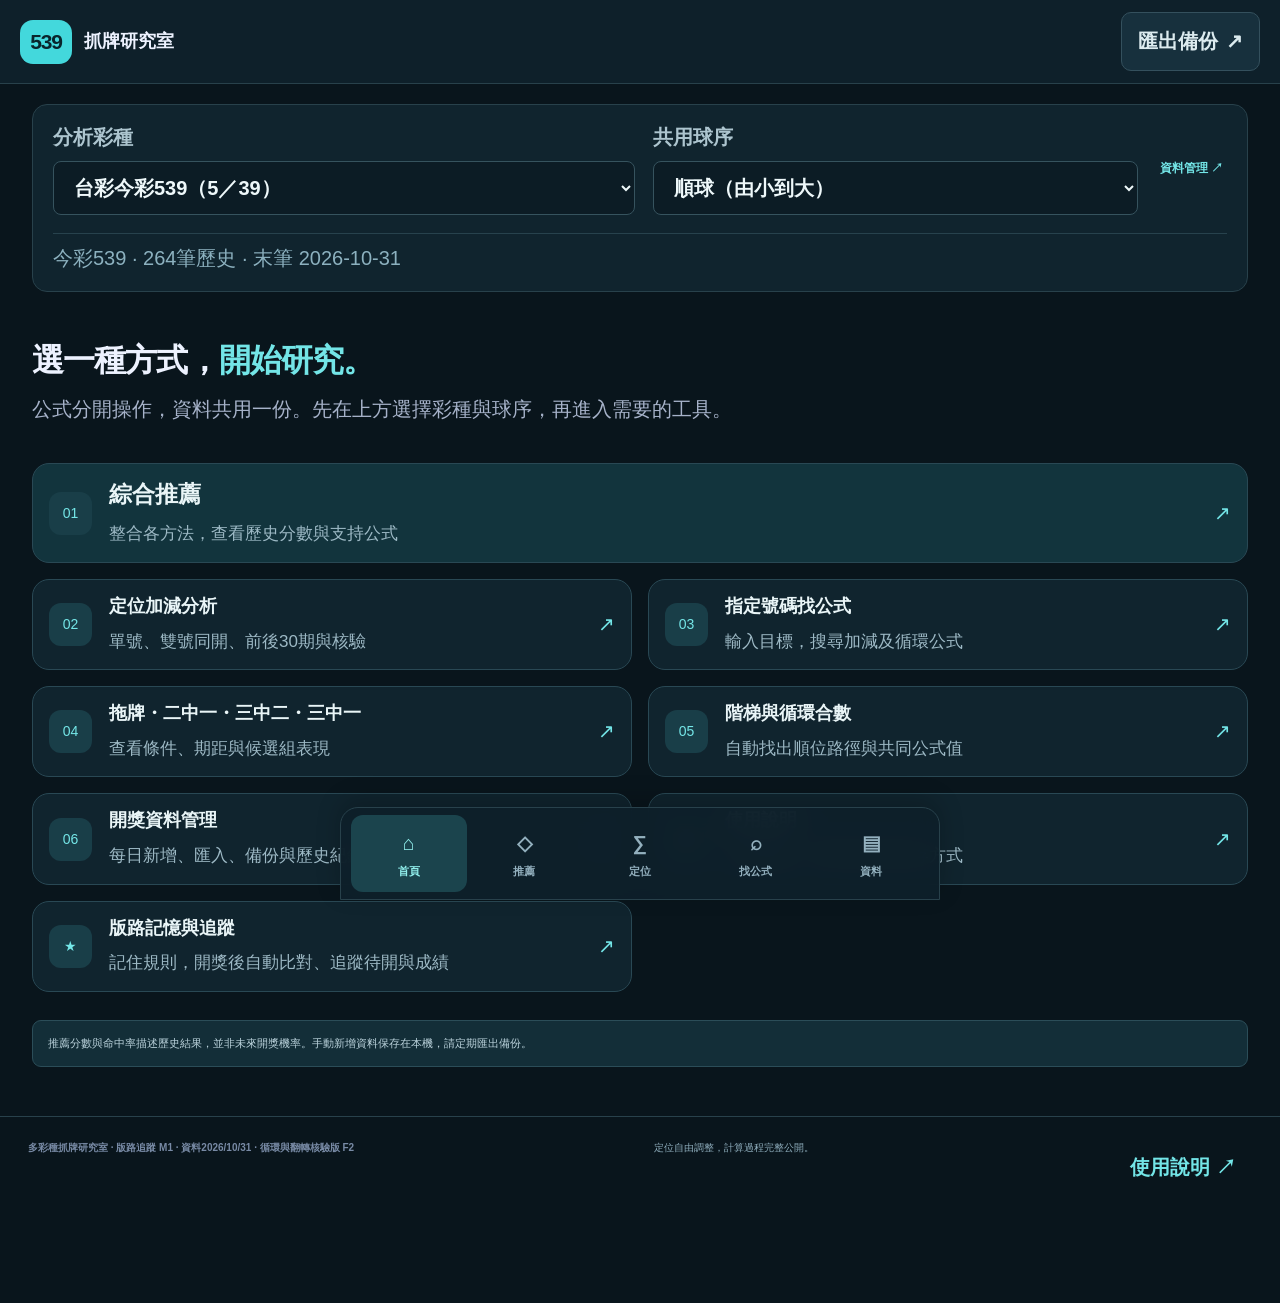
<file: lab3-legacy.html>
<!doctype html><html lang="zh-Hant"><head><meta charset="utf-8"><meta name="viewport" content="width=device-width,initial-scale=1,viewport-fit=cover"><meta name="theme-color" content="#2257e9"><title>抓牌研究室｜功能分區版</title><meta name="description" content="自由設定定位、基準期與N期，自動分析歷史差數、合數及重複公式。"><style>
:root{--blue:#2257e9;--ink:#14233c;--muted:#728096;--border:#e5eaf2;--green:#217a56;--bg:#f5f7fb;--pale:#eef3ff;--radius:18px}*{box-sizing:border-box}body{margin:0;background:var(--bg);color:var(--ink);font-family:Inter,"Noto Sans TC","Microsoft JhengHei",system-ui,sans-serif;font-size:14px;line-height:1.65}button,input,select{font:inherit}button{cursor:pointer}button:disabled{cursor:not-allowed;opacity:.4}a{color:inherit;text-decoration:none}button,input,select,summary{touch-action:manipulation}button:focus-visible,a:focus-visible,summary:focus-visible{outline:3px solid #92adff;outline-offset:3px}.topbar{height:88px;background:#fff;border-bottom:1px solid var(--border);padding:0 max(28px,calc((100% - 1460px)/2));display:flex;align-items:center;justify-content:space-between;gap:24px}.brand{display:flex;gap:12px;align-items:center;font-size:19px;font-weight:800;line-height:1.3;white-space:nowrap}.brand-icon{display:grid;place-items:center;color:white;background:var(--blue);height:44px;width:52px;border-radius:13px;font-size:21px;letter-spacing:-1.2px;box-shadow:0 5px 14px #2257e92b}.brand small{display:block;font-size:9px;letter-spacing:2px;font-weight:600;color:var(--muted);margin-top:5px}.topbar nav{display:flex;gap:8px;align-self:stretch}.nav{border:0;background:none;padding:0 20px;color:#728096;position:relative;font-weight:600}.nav.active{color:var(--blue)}.nav.active:after{content:'';position:absolute;height:3px;left:20px;right:20px;bottom:0;background:var(--blue);border-radius:3px}.button{border:1px solid var(--border);border-radius:10px;background:white;padding:10px 16px;display:inline-flex;align-items:center;justify-content:center;gap:18px;font-weight:650;color:var(--ink);transition:.15s}.button:hover{border-color:#bacaff;transform:translateY(-1px)}.button.primary{background:var(--blue);color:#fff;border-color:var(--blue);box-shadow:0 4px 12px #2257e920}.button.primary:hover{background:#1647cc}.full{width:100%}.quiet{background:#fff}.text-button{background:none;border:0;color:var(--blue);padding:3px 0;font-size:12px;font-weight:650}.text-button:hover{text-decoration:underline}main{max-width:1460px;margin:auto;padding:0 28px 48px}.page{display:none}.page.active{display:block}.intro{display:flex;justify-content:space-between;align-items:center;padding:42px 0 30px;gap:24px}.eyebrow{font-size:10px;letter-spacing:1.7px;font-weight:750;color:#8994a6;margin-bottom:9px}h1{font-size:31px;letter-spacing:-.9px;margin:0;font-weight:800;line-height:1.45}h1 span{color:var(--blue)}.intro p{color:var(--muted);margin:10px 0 0;font-size:13px}.dataset-pill{display:flex;align-items:center;gap:9px;background:white;border:1px solid var(--border);padding:10px 13px;border-radius:10px;white-space:nowrap;color:#657288;font-size:12px}.dataset-pill i{width:6px;height:6px;background:#37a67a;border-radius:50%;box-shadow:0 0 0 4px #37a67a11}.dataset-pill button{background:none;border:0;color:var(--blue);font-size:18px;padding:0 0 0 12px}.workspace{display:grid;grid-template-columns:310px minmax(0,1fr);gap:24px;align-items:start}.panel{background:#fff;border:1px solid var(--border);border-radius:var(--radius);padding:24px;box-shadow:0 3px 12px #14233c02}.panel-head{display:flex;align-items:center;justify-content:space-between;gap:12px;margin-bottom:20px}.panel-head h2{font-size:17px;margin:0;font-weight:750;letter-spacing:-.3px}.panel-head .eyebrow{margin-bottom:4px;font-size:9px}.controls{position:sticky;top:20px;padding:22px}.controls .panel-head{margin-bottom:12px}.section-label{color:#7d8ca3;font-size:10px;font-weight:750;letter-spacing:.8px;margin:24px 0 12px}.section-label:first-child{margin-top:18px}label{display:block;font-size:12px;font-weight:650;color:#4e6078}label small{font-weight:400;color:#93a0b1;font-size:10px}label>small{display:block;margin:7px 0 0;line-height:1.6}select,input{width:100%;border:1px solid #dfe5ee;border-radius:8px;background:#fff;color:var(--ink);height:41px;padding:0 10px;margin:7px 0 14px;outline:none;min-width:0}select:focus,input:focus{border-color:#6188f5;box-shadow:0 0 0 3px #2257e90b}select{padding-right:28px}.field-grid{display:grid;grid-template-columns:1fr 1fr;gap:12px}.field-grid label select,.field-grid label input{margin-bottom:12px}.help-note{font-size:10px;color:#77869b;background:#f7f9fc;padding:9px 10px;border-radius:7px;margin:0 0 15px;line-height:1.75}.controls form>label{margin-bottom:3px}.advanced{font-size:11px;color:#657288;margin:6px 0 18px}.advanced summary{cursor:pointer;padding:4px 0}.advanced label{margin-top:10px}.controls .primary{margin-top:4px;padding:12px}.local-note{font-size:10px;color:#99a4b4;text-align:center;margin-top:18px}.local-note span{color:#7a8eae;margin-right:4px}.results{display:flex;flex-direction:column;gap:20px;min-width:0}.flow{display:flex;align-items:center;padding:20px 24px;gap:16px}.flow-segment{flex:1}.flow-segment small{display:block;font-size:10px;color:#8a98ac;letter-spacing:.5px}.flow-segment strong{display:block;font-size:14px;margin:4px 0 2px}.flow-segment .tiny{font-size:10px;color:#7f8ca1}.flow-arrow{font-size:22px;color:#b7c4d8}.flow-segment.locator strong{color:var(--blue)}.metrics{display:grid;grid-template-columns:repeat(4,1fr);gap:14px}.metric{border:1px solid var(--border);border-radius:13px;background:white;padding:16px 18px;position:relative}.metric label{color:#8090a7;font-size:10px;font-weight:500}.metric strong{font-size:27px;line-height:1.25;display:block;margin:6px 0 1px;letter-spacing:-.6px}.metric span{font-size:10px;color:#9aa5b5}.metric em{position:absolute;right:16px;top:19px;color:#b6c6ed;font-size:18px;font-style:normal}.metric.feature{background:var(--blue);border-color:var(--blue);color:white}.metric.feature label,.metric.feature span{color:#b7cafc}.metric.feature em{color:#88a9f9}.badge{display:inline-flex;align-items:center;white-space:nowrap;border-radius:20px;background:#f1f4f9;padding:4px 10px;font-size:10px;color:#7b899d}.badge.pending{background:#fff5df;color:#a67d20}.badge.ok{background:#eaf7ef;color:#318360}.candidate-list{display:grid;grid-template-columns:repeat(auto-fill,minmax(145px,1fr));gap:12px}.candidate{background:#f7f9fe;border:1px solid #e7edf9;border-radius:12px;padding:18px}.candidate .ball{height:50px;width:50px;display:grid;place-items:center;border-radius:50%;background:var(--blue);color:#fff;font-size:24px;font-weight:750;box-shadow:0 5px 12px #2257e920;margin-bottom:12px}.candidate .support{font-size:12px;font-weight:650}.candidate .support span{color:var(--blue);font-size:17px}.candidate .sub{color:#95a1b3;font-size:10px;margin-top:4px}.candidate button{margin-top:12px}.candidate .hit{color:var(--green)}.fine-print{margin:20px 0 0;padding-top:15px;border-top:1px solid #edf0f6;color:#96a1b1;font-size:10px;line-height:1.8}.empty{padding:27px 14px;text-align:center;color:#8a98ac;background:#f8fafc;border-radius:10px;font-size:12px}.empty strong{display:block;font-weight:650;color:#5c6d85;margin:6px 0}.tabs{display:flex;gap:5px;background:#f3f6fb;padding:4px;border-radius:8px;width:max-content;margin-bottom:18px}.tabs button{background:none;border:0;border-radius:6px;color:#8c98a9;padding:6px 18px;font-size:11px}.tabs button.selected{background:white;color:var(--blue);box-shadow:0 1px 5px #183b6d0c;font-weight:650}.rule-grid{display:grid;grid-template-columns:repeat(2,minmax(0,1fr));gap:12px}.rule-card{border:1px solid var(--border);border-radius:12px;padding:16px;min-width:0}.rule-card .rule-top{display:flex;justify-content:space-between;align-items:center}.rule-type{font-size:10px;font-weight:650;background:#eef3ff;color:#4b72cb;border-radius:5px;padding:3px 7px}.rule-type.sum{background:#f0edfd;color:#8066bc}.rule-value{font-size:30px;line-height:1.3;letter-spacing:-.5px;font-weight:750;margin:14px 0 8px}.rule-value small{font-size:11px;font-weight:400;color:#9ba6b6;letter-spacing:0}.rule-expression{font-size:11px;color:#75869f;background:#f7f9fc;border-radius:6px;padding:9px;line-height:1.8}.rule-foot{display:flex;align-items:center;justify-content:space-between;margin-top:11px}.count-pill{font-size:10px;color:#7a8aa2}.count-pill b{font-size:13px;color:#3c536e}.rule-count{font-size:10px;color:#a2aaba;margin:12px 0 0}.section-description{font-size:11px;color:#8997aa;margin:-7px 0 17px}.pair{border:1px solid var(--border);border-radius:10px;margin-bottom:10px;overflow:hidden}.pair:last-child{margin-bottom:0}.pair summary{list-style:none;display:flex;align-items:center;justify-content:space-between;gap:10px;padding:14px 16px;cursor:pointer}.pair summary::-webkit-details-marker{display:none}.pair-label{font-weight:650;font-size:11px;color:#5a6d88;white-space:nowrap}.pair-label small{display:block;font-weight:400;font-size:9px;color:#a0aabb;margin-top:2px}.pair-draws{display:flex;gap:14px;align-items:center;justify-content:flex-end;flex-wrap:wrap}.draw-group{display:flex;gap:5px;align-items:center}.draw-group>span:first-child{font-size:10px;color:#8195a5;margin-right:2px}.number{display:inline-grid;place-items:center;height:25px;min-width:25px;padding:0 3px;border-radius:6px;font-size:11px;font-weight:650;background:#edf1f7;color:#65758b}.base .number{background:#eaf5e8;color:#52804c}.target .number{background:#eaf1ff;color:#4d78c3}.pair-more{color:#a0aec4;font-size:15px}.pair-inner{padding:0 16px 16px;border-top:1px solid #f0f3f8}.pair-inner p{font-size:11px;color:#8997aa;margin:12px 0}.table-scroll{overflow-x:auto}table{width:100%;border-collapse:collapse;font-size:11px;white-space:nowrap}th{text-align:left;color:#8191a7;background:#f7f9fc;font-weight:550;padding:10px}td{padding:10px;border-bottom:1px solid #edf1f6;color:#596d86}td.valid{color:#2257e9;font-weight:750;background:#f1f5ff}.calc-table th,.calc-table td{text-align:center}.calc-table th:first-child{color:#5b8160}.pair-inner h3{font-size:11px;color:#6b7d96;margin:15px 0 8px}.data-layout{display:grid;grid-template-columns:1.5fr 1fr;gap:24px;margin-bottom:24px}.upload-zone{border:1px dashed #b7caf4;border-radius:13px;background:#f7f9ff;min-height:155px;display:flex;align-items:center;justify-content:center;flex-direction:column;gap:5px;color:#8c9ab1;cursor:pointer;margin-bottom:19px;font-size:11px}.upload-zone strong{color:#4d6da8;font-size:14px}.upload-icon{font-size:26px;color:#6a8bdb}.upload-zone input{position:absolute;width:1px;height:1px;opacity:0}.upload-zone:focus-within{outline:3px solid #a7bfff}.import-hint{font-size:11px;color:#93a0b1;padding-top:22px}.data-layout details{border-top:1px solid var(--border);padding-top:16px;margin-top:16px;font-size:12px;color:#617791}.data-layout details summary{cursor:pointer}.data-layout form{padding-top:16px}.data-actions{display:flex;gap:24px;margin-top:18px}.source-note h2{font-size:27px;margin:12px 0}.source-note p{font-size:12px;color:#8492a8;line-height:1.9}.callout{font-size:11px;color:#8f7e53;background:#fff9eb;border:1px solid #f5ecd4;border-radius:9px;padding:12px 15px;line-height:1.9;margin:14px 0}.source-note .button{margin-top:17px}.search{display:flex;align-items:center;gap:10px;font-size:11px;color:#94a0b1}.search input{height:34px;margin:0;max-width:220px;font-weight:400}.history-table td{padding:12px 10px}.history-table .draw-group{justify-content:flex-start}.history-table td:last-child{white-space:normal;font-size:10px;min-width:150px;color:#9ba6b5}.pagination{display:flex;justify-content:space-between;align-items:center;margin-top:20px;font-size:11px;color:#91a0b4}.pagination .button{font-size:11px;padding:6px 12px}.guide-grid{display:grid;grid-template-columns:1fr 1fr;gap:22px}.guide-grid h2{font-size:18px;margin:13px 0}.guide-grid p{font-size:13px;color:#8090a7;line-height:1.9}.guide-step{display:inline-flex;background:#edf2ff;color:#6885c6;border-radius:8px;padding:5px 11px;font-size:13px;font-weight:750}.example-line{background:#f5f8ff;color:#5274bc;border-radius:9px;padding:14px;font-size:13px;line-height:1.9}.example-line span{color:#a5b8df;margin:0 8px}.guide-end{margin-top:24px}footer{max-width:1460px;padding:22px 28px 30px;margin:auto;display:flex;justify-content:space-between;gap:20px;color:#a0aabc;font-size:10px;border-top:1px solid var(--border)}footer>span:first-child{color:#788aa5;font-weight:750}#toast{position:fixed;bottom:25px;left:50%;transform:translate(-50%,20px);background:#173151;color:white;border-radius:10px;padding:12px 22px;opacity:0;transition:.2s;pointer-events:none;z-index:100;max-width:90vw;font-size:12px;box-shadow:0 5px 25px #10274e22}#toast.show{opacity:1;transform:translate(-50%,0)}dialog{border:1px solid var(--border);border-radius:18px;max-width:830px;width:calc(100% - 32px);padding:25px;max-height:85vh;overflow:auto;box-shadow:0 20px 80px #10274e22;color:var(--ink)}dialog::backdrop{background:#17315166;backdrop-filter:blur(3px)}.close-button{background:#f0f3f8;border:0;border-radius:50%;height:32px;width:32px;color:#8190a5;font-size:23px}.error{color:#aa4141;background:#fff1f1;border:1px solid #f2d9d9;padding:10px 12px;border-radius:8px;font-size:11px;margin-top:10px}.preview-box{background:#f2f7ff;border:1px solid #dce7fd;border-radius:10px;padding:15px;margin:15px 0;color:#657eac;font-size:12px}.preview-box .button{margin-top:12px}.detail-summary{font-size:12px;color:#8090a7;margin-bottom:18px}.tiny-numbers{display:flex;gap:4px}.rule-grid+.button{margin-top:12px}.occurrence-table{min-width:550px}summary:hover{background:#fafbfe}#import-preview[hidden],.error[hidden]{display:none}
@media(min-width:1500px){main{padding-left:10px;padding-right:10px}.topbar{padding-left:calc((100% - 1440px)/2);padding-right:calc((100% - 1440px)/2)}}@media(max-width:1100px){h1{font-size:25px}.workspace{grid-template-columns:275px minmax(0,1fr);gap:18px}.panel{padding:19px}.controls{padding:18px}.pair summary{align-items:flex-start;flex-wrap:wrap}.pair-draws{justify-content:flex-start;gap:9px}.pair-more{display:none}.metrics{gap:10px}.metric{padding:14px}.metric em{display:none}.dataset-pill{font-size:10px}.rule-grid{gap:9px}.rule-card{padding:13px}}@media(max-width:800px){.topbar{height:auto;min-height:78px;flex-wrap:wrap;padding:16px 20px 0;gap:12px}.brand{font-size:17px}.brand-icon{width:45px;height:39px;font-size:19px}.topbar nav{order:3;width:100%;justify-content:center;height:45px}.topbar .button{font-size:11px;padding:8px 11px}.nav{padding:0 20px;font-size:12px}.intro{align-items:flex-start;flex-direction:column;gap:18px;padding:30px 0 23px}h1{font-size:27px}main{padding:0 18px 30px}.workspace{display:block}.controls{position:static;margin-bottom:20px}.controls form{display:grid;grid-template-columns:1fr 1fr;gap:0 18px}.controls .section-label{grid-column:1/-1;margin-top:16px}.controls .field-grid,.controls .help-note,.controls .advanced,.controls form>.full,.controls .error{grid-column:1/-1}.controls .field-grid label{margin:0}.controls .help-note{margin-bottom:8px}.controls .section-label:first-child{margin-top:2px}.controls .advanced label{max-width:100%}.controls form>label{margin:0}.controls .primary{margin-top:10px}.local-note{margin-top:14px}.results{gap:17px}.flow{gap:10px}.flow-segment strong{font-size:12px}.flow-segment .tiny{font-size:9px}.metrics{grid-template-columns:repeat(4,1fr);gap:8px}.metric{padding:12px 10px}.metric label{font-size:9px}.metric strong{font-size:23px}.metric span{font-size:8px}.data-layout,.guide-grid{grid-template-columns:1fr}.source-note{order:2}.data-layout{gap:18px}.source-note h2{font-size:23px}footer{padding:18px;flex-wrap:wrap;gap:8px}footer>span:nth-child(2){display:none}.panel-head h2{font-size:16px}.history-table td{padding:9px 6px}.search>span{display:none}.search input{max-width:150px}.candidate-list{grid-template-columns:repeat(auto-fill,minmax(125px,1fr))}.rule-value{font-size:28px}.fine-print{font-size:9px}.guide-grid p{font-size:12px}}@media(max-width:420px){h1{font-size:23px}.intro p{font-size:11px}.panel{padding:16px}.flow{padding:16px 12px;gap:6px}.flow-arrow{font-size:14px}.flow-segment small{font-size:9px}.flow-segment strong{font-size:11px}.rule-grid{grid-template-columns:1fr}.metric span{display:none}.metric label{font-size:8px}.metric{padding:12px 8px}.number{height:23px;min-width:23px;font-size:10px}.pair-draws{gap:5px}.draw-group{gap:4px}.controls form{gap:0 12px}.field-grid{gap:10px}.nav{padding:0 14px}.brand small{font-size:8px}.brand{gap:9px}.button{gap:8px}}

.sync-panel{margin-bottom:24px}.sync-controls{display:grid;grid-template-columns:2fr 1fr 1fr auto auto;gap:12px;align-items:end}.sync-controls button{margin-bottom:14px;height:41px}.sync-controls [hidden]{display:none}.inline-check{display:flex;align-items:center;gap:9px;font-size:12px;margin:8px 0 18px}.inline-check input{height:16px;width:16px;margin:0}.source-links{display:flex;flex-wrap:wrap;gap:14px;font-size:11px;color:var(--blue);margin:14px 0}.source-links a:hover{text-decoration:underline}textarea{width:100%;border:1px solid var(--border);border-radius:8px;padding:10px;font:12px monospace;margin:12px 0;resize:vertical}.missing-order{font-size:11px;color:#a58b58}.game-selector{border-bottom:1px solid var(--border);padding-bottom:13px;margin-bottom:12px}.game-selector small{display:block;color:#8997aa}.history-table td:nth-child(4),.history-table td:nth-child(5){min-width:160px}.history-table td:last-child{min-width:220px}@media(max-width:800px){.sync-controls{grid-template-columns:1fr 1fr}.sync-controls label:first-child{grid-column:1/-1}.sync-controls button{margin-bottom:0}.source-links{gap:10px}.game-selector{margin-bottom:14px}}

.sync-controls{grid-template-columns:2fr 1fr 1fr}.sync-controls button{width:100%}@media(max-width:800px){.sync-controls{grid-template-columns:1fr 1fr}.sync-controls label:first-child{grid-column:1/-1}}

/* Dedicated mobile edition, with safe areas for both phone families. */
html{scroll-padding-top:80px}body{overflow-wrap:anywhere}main,.page,.workspace,.results,.panel{min-width:0}.mobile-nav{display:flex;position:fixed;bottom:0;left:0;right:0;background:#fff;border-top:1px solid #dce4f2;padding:5px 12px calc(5px + env(safe-area-inset-bottom));z-index:50;justify-content:space-around;box-shadow:0 -4px 24px #1731510a}.mobile-nav .nav{display:flex;flex:1;align-items:center;justify-content:center;flex-direction:column;gap:3px;min-height:54px;border:0;border-radius:12px;font-size:19px}.mobile-nav .nav span{font-size:12px}.mobile-nav .nav.active{background:#edf3ff;color:#2257e9}.topbar nav{display:none}body{padding-bottom:calc(82px + env(safe-area-inset-bottom))}#mobile-toggle{margin-bottom:14px}#settings[hidden]{display:none!important}#toast{bottom:calc(90px + env(safe-area-inset-bottom))}input,select,textarea{font-size:16px!important;min-height:46px}button,.button,summary{touch-action:manipulation;min-height:44px}.text-button{padding:8px 4px}.table-scroll{max-width:100%;overscroll-behavior-x:contain;-webkit-overflow-scrolling:touch}button:focus-visible,a:focus-visible,summary:focus-visible{outline:3px solid #88adff;outline-offset:2px}
@media(max-width:800px){.topbar{position:sticky;top:0;z-index:40;flex-wrap:nowrap;min-height:68px;padding:10px 14px;padding-top:calc(10px + env(safe-area-inset-top));background:#fff}.brand small{font-size:8px}.brand{font-size:16px}.brand-icon{width:38px;height:38px}.topbar .button{font-size:12px}main{padding:0 12px 24px}.intro{padding:22px 0 18px;gap:12px}h1{font-size:25px}.intro p{font-size:13px}.dataset-pill{max-width:100%;white-space:normal}.panel{padding:16px;border-radius:16px}.controls form{display:block}.controls form>label,.controls .field-grid{margin-bottom:14px}.controls .section-label{margin-top:20px;font-size:12px}.controls label{font-size:13px}.controls small,.help-note,.local-note{font-size:12px}.controls .primary{min-height:52px;font-size:16px}.metrics{grid-template-columns:1fr 1fr;gap:10px}.metric{padding:15px}.metric label{font-size:12px}.metric span{display:block;font-size:11px}.metric strong{font-size:28px}.flow{flex-wrap:wrap;gap:9px}.flow-segment{min-width:72px}.flow-segment strong{font-size:12px}.flow-segment .tiny,.flow-segment small{font-size:10px}.candidate-list{grid-template-columns:1fr 1fr}.candidate{padding:16px}.candidate .sub,.fine-print,.section-description,.rule-expression{font-size:12px}.candidate .support{font-size:13px}.rule-grid{grid-template-columns:1fr}.rule-card{padding:16px}.rule-type,.count-pill,.rule-count{font-size:12px}.pair summary{display:block;padding:14px 10px}.pair-label{font-size:13px}.pair-label small{font-size:11px}.pair-draws{margin-top:12px;display:grid;gap:8px;justify-content:start}.number{height:28px;min-width:28px;font-size:12px}.draw-group{gap:4px}.sync-controls{grid-template-columns:1fr}.sync-controls label:first-child{grid-column:auto}.sync-controls button{margin-bottom:6px;height:auto;min-height:48px;white-space:normal}.inline-check{align-items:flex-start;font-size:13px}.inline-check input{min-height:22px;min-width:22px}.source-links{display:grid;font-size:13px;gap:8px}.source-links a{padding:8px 0}.panel-head{flex-wrap:wrap;gap:12px}.search{width:100%}.search input{max-width:none;width:100%}.guide-grid p,.source-note p,.callout{font-size:13px}.data-actions{gap:12px;flex-wrap:wrap}.pagination .button{font-size:12px;padding:8px}.upload-zone{min-height:130px}.history-table{font-size:12px}.history-table td{padding:12px 8px}dialog{width:calc(100% - 20px);padding:15px;max-height:82dvh}.close-button{min-width:44px;min-height:44px}footer{font-size:11px}.fine-print{line-height:1.8}}
@media(prefers-reduced-motion:reduce){*{scroll-behavior:auto!important;transition:none!important}}
</style><meta name="apple-mobile-web-app-capable" content="yes"><meta name="apple-mobile-web-app-title" content="抓牌研究室"><meta name="apple-mobile-web-app-status-bar-style" content="default"><meta name="format-detection" content="telephone=no"><style>
/* iPhone portrait, landscape safe areas, and Safari input sizing. */
html{-webkit-text-size-adjust:100%;font-family:-apple-system,BlinkMacSystemFont,"PingFang TC",sans-serif}body{min-height:100vh;min-height:100dvh}.mobile-nav{padding-left:max(12px,env(safe-area-inset-left));padding-right:max(12px,env(safe-area-inset-right))}button,a,input,select,summary{-webkit-tap-highlight-color:rgba(34,87,233,.12)}input,select,textarea{font-size:16px!important}input[type=checkbox]{flex-shrink:0}main{padding-left:max(12px,env(safe-area-inset-left));padding-right:max(12px,env(safe-area-inset-right))}.results{scroll-margin-top:calc(84px + env(safe-area-inset-top))}@media(max-width:375px){.topbar{gap:8px}.brand{font-size:14px}.brand small{display:none}.field-grid{gap:8px}.candidate-list{gap:8px}.panel{padding:13px}.number{min-width:26px;height:26px}.flow{gap:5px}.flow-arrow{font-size:12px}}@media(orientation:landscape) and (max-height:500px){.topbar{position:static}dialog{max-height:76dvh}.mobile-nav .nav{min-height:44px;flex-direction:row;gap:8px}}
</style><style>[hidden]{display:none!important}</style><style>
:root{--blue:#e9b946;--ink:#edf2ff;--muted:#a6b2c9;--border:#30405c;--green:#38c58c;--bg:#0b1020;--pale:#202c45}body{background:#0b1020;color:#edf2ff}.topbar,.panel,.metric,.mobile-nav,dialog{background:#151f34;color:#edf2ff;border-color:#30405c}.brand,.brand small,.panel-head h2,h1,.source-note h2,.guide-grid h2{color:#edf2ff}h1 span,.eyebrow,.text-button,.source-links,.nav.active,.rule-value{color:#f3c75c}.brand-icon,.button.primary,.metric.feature,.candidate .ball{background:#e9b946;color:#171717;border-color:#e9b946}.button.quiet{background:#293a59;color:#edf2ff;border-color:#465775}.mobile-nav .nav.active{background:#665127;color:#ffe4a0}.mobile-nav .nav,.nav{color:#a6b2c9}.candidate,.rule-card,.rule-expression,.empty,.example-line,.upload-zone,.preview-box,.tabs{background:#102037;border-color:#30405c;color:#c8d4e9}.rule-type,.rule-type.sum,.badge,.tabs button.selected{background:#293a59;color:#ffe4a0}.metric.feature label,.metric.feature span{color:#423511}.metric label,.metric span,.section-description,.fine-print,.candidate .sub,.rule-count,.local-note,.game-selector small,.source-note p,.guide-grid p,.intro p,.flow-segment small,.flow-segment .tiny{color:#a6b2c9}.metric.feature strong{color:#171717}.metric strong,.rule-foot b,.candidate .support{color:#edf2ff}input,select,textarea{background:#0b1528;color:#fff;border-color:#465775}input:focus,select:focus,textarea:focus{border-color:#e9b946;outline-color:#e9b946}.controls label,.section-label,.pair-label,.pair-label small,.count-pill,.rule-expression,.draw-group>span:first-child{color:#cad4e9}.callout,.help-note{background:#273148;color:#c8d4e9;border-color:#465775}.flow-segment.locator strong,.candidate .support span{color:#f3c75c}th{background:#102037;color:#aebed8}td{color:#cad4e9;border-color:#31405a}td.valid{color:#ffe4a0;background:#665127}.base .number{background:#194633;color:#8bebb2}.target .number{background:#234760;color:#9adcf0}.number{background:#293a59;color:#edf2ff}.pair,.pair-inner,.fine-print,.game-selector,footer{border-color:#30405c}summary:hover{background:#202c45}.search input{background:#0b1528}.error{background:#503039;color:#ffdde0}.badge.pending{background:#665127;color:#ffe4a0}.badge.ok{background:#194633;color:#8bebb2}.mobile-nav{box-shadow:0 -4px 24px #0003}.close-button{background:#293a59;color:white}.dataset-pill{background:#202c45;border-color:#30405c;color:#cad4e9}#toast{background:#e9b946;color:#171717}.fine-print{border-color:#30405c}
</style><style>input,select,textarea{font-size:16px!important}#dual-hint{font-size:13px;line-height:1.8;color:#c8d4e9}#second:disabled{opacity:.45}</style><style>/* iPhone 優先：固定導航、共用資料列與各功能獨立頁面。 */
:root{--blue:#43d8dc;--ink:#e9f5f7;--bg:#09151c;--border:#28414b;--muted:#9db5bf;--pale:#17313c}
html{scroll-padding-top:90px}body{background:#09151c;color:#e9f5f7;font-family:-apple-system,BlinkMacSystemFont,"PingFang TC",sans-serif;line-height:1.7}.topbar{background:#0e202a!important;border-color:#28414b;height:auto;min-height:74px;padding:12px max(18px,calc((100% - 1240px)/2));padding-top:calc(12px + env(safe-area-inset-top));position:sticky;top:0;z-index:45}.brand-icon{background:#43d8dc;color:#09252c;box-shadow:none}.brand small{letter-spacing:1.5px;color:#92b0bb}.brand{font-size:18px}.topbar nav{display:none}.topbar .button{min-height:42px;padding:8px 12px;background:#17303d;border-color:#34505d;color:#dcebef}.panel,.metric,dialog{background:#10242e;border-color:#28414b;box-shadow:none}.panel{padding:24px}.button.primary,.candidate .ball,.metric.feature{background:#43d8dc;border-color:#43d8dc;color:#08292d}.button.primary:hover{background:#83eef0}.button{gap:8px}.button.quiet{background:#17303d;border-color:#34505d;color:#dcebef}.text-button,.source-links,.rule-value,.eyebrow,h1 span,.flow-segment.locator strong,.candidate .support span{color:#73e5e7}.metric.feature label,.metric.feature strong,.metric.feature span{color:#08292d}.tabs button.selected,.rule-type,.rule-type.sum{background:#20414a;color:#8eeef0}.rule-expression,.candidate,.empty,.help-note,.callout,.example-line{background:#132e38;border-color:#2b4d58;color:#bbd3dc}.number{background:#24404e;color:#dcecf2}.base .number{background:#1c463b;color:#8de6c2}.target .number{background:#1c414e;color:#8de2ec}input,select,textarea{background:#0c1c25;color:#eef8fa;border-color:#36535e;font-size:16px!important;min-height:48px}input:focus,select:focus,textarea:focus{border-color:#43d8dc;outline-color:#43d8dc}th{background:#17313c;color:#aac5d1}td{color:#d4e6ec;border-color:#294551}td.valid{background:#1d424c;color:#8df4f0}main{max-width:1240px;padding-bottom:35px}.shared-bar{display:grid;grid-template-columns:minmax(0,1.2fr) minmax(0,1fr) auto;gap:18px;align-items:center;background:#10242e;border:1px solid #28414b;border-radius:15px;margin:20px 0;padding:16px 20px}.shared-bar .game-selector{border:0;padding:0;margin:0}.shared-bar input,.shared-bar select{margin-bottom:0}.shared-bar label{color:#adc5cf;font-size:12px}.shared-bar small{font-size:11px}.shared-bar .game-selector small{display:none}.intro{padding:25px 0}.intro h1{font-size:32px}.module-heading{padding:10px 0 24px}.module-heading h1{font-size:28px;margin:8px 0}.module-heading p{margin:4px 0;color:#9db5bf;font-size:14px}.hub-grid{display:grid;grid-template-columns:repeat(2,minmax(0,1fr));gap:16px;margin:12px 0 28px}.hub-card{display:flex;align-items:center;text-align:left;gap:17px;padding:24px;border:1px solid #294854;border-radius:17px;background:#10242e;color:#e9f5f7;min-height:115px;transition:background .15s}.hub-card:hover{background:#173541;border-color:#43d8dc}.hub-num{display:grid;place-items:center;width:43px;height:43px;border-radius:12px;background:#193e48;color:#75e7e8;font-size:14px;flex-shrink:0}.hub-card strong{display:block;font-size:18px}.hub-card small{display:block;color:#9db9c5;font-size:13px;line-height:1.6;margin-top:5px}.hub-arrow{margin-left:auto;color:#73e5e7}.workspace{grid-template-columns:330px minmax(0,1fr)}.controls{position:static}.results{gap:18px}.page>section.panel{margin:0 0 22px!important}.page>section.panel>h2{font-size:21px;line-height:1.5;margin-top:0}.page>section.panel>p,.page>section.panel>form>p{font-size:14px;color:#abc5d0;line-height:1.85}.page>section.panel>button,.page>section.panel>form>button{margin-bottom:8px}#auto-results>details,#stair-results>details,.module-result{border:1px solid #2b4b58;background:#0c202a;border-radius:12px;margin:12px 0;padding:14px}#auto-results details summary,#stair-results details summary,.module-result summary{font-size:14px;line-height:1.8;color:#cde4eb;cursor:pointer}#auto-results details p,#stair-results details p,.module-result p{font-size:13px;color:#9ebdc9}#auto-results details details,#stair-results details details{border-top:1px solid #28434e;margin-top:12px;padding-top:10px}.rule-grid{gap:16px}.rule-card{background:#102a35;padding:20px}.rule-card h3{font-size:19px;color:#73e5e7}.rule-card p{font-size:13px;color:#a4c0cc}.mobile-nav{background:#0e202af5;border-color:#28414b;box-shadow:0 -8px 24px #0003;padding:7px max(10px,env(safe-area-inset-left)) calc(7px + env(safe-area-inset-bottom)) max(10px,env(safe-area-inset-right));backdrop-filter:blur(14px)}.mobile-nav .nav{color:#93b0be;font-size:20px;min-height:53px;gap:2px;min-width:0;padding:5px}.mobile-nav .nav span{font-size:11px;white-space:nowrap}.mobile-nav .nav.active{background:#1b444d;color:#92f0ed}.mobile-nav .nav.active:after{display:none}#toast{background:#43d8dc;color:#08292d}footer{border-color:#28414b;color:#8faebd;padding-bottom:25px}.badge{background:#1e3b47;color:#bedbe5}.dataset-pill{background:#16313d;border-color:#294754}.game-selector small,.local-note{color:#9db9c5}.panel-head{gap:10px}#page-analysis>.intro{display:none}#page-analysis .controls .panel-head h2{font-size:18px}.page[hidden]{display:none!important}
@media(min-width:900px){.mobile-nav{left:50%;right:auto;transform:translateX(-50%);width:600px;border:1px solid #28414b;border-radius:18px 18px 0 0}.hub-card:first-child{grid-column:1/-1;background:#12343d}.hub-card:first-child strong{font-size:23px}}
@media(max-width:700px){main{padding-left:max(14px,env(safe-area-inset-left));padding-right:max(14px,env(safe-area-inset-right))}.topbar{padding-left:15px;padding-right:15px;gap:10px}.brand{font-size:16px}.brand-icon{width:39px;height:39px}.brand small{font-size:8px}.topbar .button{font-size:12px;gap:5px}.shared-bar{grid-template-columns:1fr 1fr;padding:13px;gap:12px;margin:15px 0 12px}.shared-bar>a{grid-column:1/-1;justify-self:end;padding:0;min-height:22px}.shared-bar select{font-size:14px!important;padding-left:8px}.intro{padding:20px 0 15px}.intro h1{font-size:27px}.intro p{font-size:14px}.hub-grid{grid-template-columns:1fr;gap:12px}.hub-card{padding:19px 16px;min-height:100px;gap:13px}.hub-card strong{font-size:17px}.hub-card small{font-size:12px}.hub-num{width:38px;height:38px}.module-heading{padding-bottom:18px}.module-heading h1{font-size:25px}.module-heading p{font-size:13px}.panel{padding:18px;border-radius:15px}.workspace,.data-layout,.guide-grid{grid-template-columns:1fr}.controls{width:100%}.field-grid{gap:12px}.page>section.panel>button,.page>section.panel>form>button{width:100%}.page>section.panel>h2{font-size:19px}.rule-grid{grid-template-columns:1fr}.flow{padding:16px;gap:10px}.table-scroll{max-width:100%;overflow:auto;-webkit-overflow-scrolling:touch}.pagination{gap:10px;flex-wrap:wrap}.pagination span{font-size:12px}.search{flex-wrap:wrap}.sync-controls{grid-template-columns:1fr}#rank-list .rule-card{padding:16px}.data-actions{gap:12px}dialog{padding:16px}.mobile-nav .nav{font-size:19px}.mobile-nav .nav span{font-size:10px}}
@media(prefers-reduced-motion:reduce){*{scroll-behavior:auto!important;transition:none!important}}

.global-record{grid-column:1/-1;color:#8cb1bf;font-size:12px;margin:0;border-top:1px solid #27424d;padding-top:8px}
</style><style>
/* 大號碼雙欄卡片；公式集中於可關閉的獨立視窗。 */
.rank-number-grid{display:grid;grid-template-columns:repeat(4,minmax(0,1fr));gap:16px;margin-top:20px}.rank-number-card{min-width:0;border:1px solid #31505e;background:#0d2631;border-radius:18px;padding:20px;display:flex;flex-direction:column;align-items:flex-start;gap:18px}.rank-card-top{display:flex;width:100%;justify-content:space-between;gap:5px;color:#9bbac6;font-size:12px}.rank-card-top>span:first-child{color:#77e4e6;font-weight:700}.rank-big-ball{width:78px;height:78px;border-radius:50%;display:grid;place-items:center;background:#4edce0;color:#082b32;font-size:39px;font-weight:800;line-height:1;font-variant-numeric:tabular-nums;box-shadow:0 5px 20px #43d8dc12}.rank-score{display:flex;flex-direction:column;gap:3px}.rank-score span{font-size:11px;color:#9bbac6}.rank-score strong{font-size:24px;color:#e1f2f6;line-height:1.4;font-variant-numeric:tabular-nums}.rank-formula-button{font:inherit;font-weight:650;font-size:13px;background:#153c47;color:#8aecee;border:1px solid #2d5963;border-radius:9px;padding:10px 9px;width:100%;min-height:46px;text-align:center;cursor:pointer;white-space:normal}.rank-formula-button:hover{background:#1e515c}.rank-card-note{color:#9bbac6;font-size:13px}.rank-number-card:first-child{border-color:#53cbd1}.rank-dialog-head{display:flex;justify-content:space-between;align-items:center;gap:14px;position:sticky;top:-22px;background:#10242e;padding:10px 0 15px;z-index:1;border-bottom:1px solid #2c4b57}.rank-dialog-head h2{font-size:20px;margin:0;color:#dff2f6}.rank-dialog-head button{flex-shrink:0;min-width:44px;min-height:44px;border:1px solid #395967;border-radius:10px;background:#173541;color:#dff2f6;font-size:20px}#rank-formula-dialog{background:#10242e;color:#d6e9ef;border:1px solid #31505e;max-width:780px;width:calc(100% - 24px);max-height:85dvh;overflow:auto;padding:22px;overscroll-behavior:contain}#rank-formula-dialog::backdrop{background:#030e16cc;backdrop-filter:blur(4px)}#rank-formula-content>details{border:1px solid #2e4d59;border-radius:12px;margin:12px 0;padding:14px;background:#0c202a}#rank-formula-content summary{font-size:14px;line-height:1.8;color:#d4e9ef;cursor:pointer}#rank-formula-content p{font-size:13px;line-height:1.8;color:#a4c3cf}.rank-dialog-note{margin:17px 0}.rank-formula-button:focus-visible,#rank-formula-close:focus-visible{outline:3px solid #88f5f5;outline-offset:3px}
@media(max-width:950px){.rank-number-grid{grid-template-columns:repeat(2,minmax(0,1fr))}}@media(max-width:600px){.rank-number-grid{gap:12px}.rank-number-card{padding:16px 13px;gap:16px;border-radius:15px}.rank-card-top{font-size:11px;flex-wrap:wrap}.rank-big-ball{width:68px;height:68px;font-size:34px}.rank-score strong{font-size:22px}.rank-formula-button{font-size:12px;padding:10px 5px}#rank-formula-dialog{padding:16px;max-height:84dvh}.rank-dialog-head{top:-16px}.rank-dialog-head h2{font-size:18px}}@media(max-width:340px){.rank-number-grid{gap:8px}.rank-number-card{padding:12px 10px}.rank-big-ball{width:60px;height:60px;font-size:30px}}
</style><style>
/* 對話框本身不捲動；標題及返回按鈕固定，明細獨立手勢捲動。 */
#rank-formula-dialog{padding:0!important;height:85vh;height:85dvh;max-height:calc(100dvh - 24px - env(safe-area-inset-top) - env(safe-area-inset-bottom));overflow:hidden!important;border-radius:18px}#rank-formula-dialog[open]{display:flex;flex-direction:column}.rank-dialog-head{position:static!important;top:auto!important;flex:0 0 auto;margin:0;padding:14px 16px;gap:10px;background:#10242e}.rank-dialog-head h2{font-size:18px}.rank-dialog-head button{font-size:13px;padding:10px 12px;min-height:44px;white-space:nowrap}#rank-formula-content{flex:1 1 auto;min-height:0;overflow-y:auto;overflow-x:hidden;padding:0 16px 18px;overscroll-behavior-y:contain;-webkit-overflow-scrolling:touch;touch-action:pan-y}.rank-dialog-footer{flex:0 0 auto;padding:10px 16px;border-top:1px solid #294854;background:#10242e}.rank-dialog-footer button{width:100%;min-height:44px}#rank-formula-content .table-scroll{overflow-x:auto;touch-action:pan-x pan-y}#rank-formula-content:focus-visible{outline:2px solid #43d8dc;outline-offset:-3px}@media(max-width:370px){.rank-dialog-head{padding:12px;gap:6px}.rank-dialog-head h2{font-size:16px}.rank-dialog-head button{font-size:12px;padding:8px}.rank-dialog-footer{padding:8px 12px}}
</style><style>
/* 共用一個原生dialog，返回按鈕採瀏覽器內建method=dialog關閉。 */
#detail-modal{padding:0!important;overflow:hidden!important;max-height:85vh;max-height:85dvh;width:calc(100% - 24px);max-width:800px;background:#10242e;border:1px solid #31505e;color:#d6e9ef}#detail-modal[open]{display:flex;flex-direction:column}#detail-modal>.panel-head{flex:0 0 auto;margin:0;padding:16px;border-bottom:1px solid #294854;flex-wrap:nowrap;background:#10242e;gap:12px}#detail-modal h2{font-size:19px;margin:0}.shared-close-form{margin:0;padding:0;flex-shrink:0}#close-detail{min-height:46px;min-width:46px;border:1px solid #395967;border-radius:10px;background:#173541;color:#e0f4fa;font-size:24px}#detail-content{flex:1 1 auto;min-height:0;padding:0 16px 16px;overflow-y:auto;overflow-x:hidden;overscroll-behavior-y:contain;-webkit-overflow-scrolling:touch;touch-action:pan-y}.shared-dialog-footer{flex:0 0 auto;margin:0;padding:10px 16px;border-top:1px solid #294854;background:#10242e}.shared-dialog-footer button{width:100%;min-height:46px}#detail-content>details{border:1px solid #2e4d59;border-radius:12px;margin:12px 0;padding:14px;background:#0c202a}#detail-content summary{font-size:14px;line-height:1.8;color:#d4e9ef;cursor:pointer}#detail-content p{font-size:13px;line-height:1.8;color:#a4c3cf}#detail-content .table-scroll{touch-action:pan-x pan-y}#detail-modal::backdrop{background:#030e16cc;backdrop-filter:blur(4px)}@media(max-width:370px){#detail-modal>.panel-head{padding:12px}#detail-modal h2{font-size:17px}}
</style><style>.rank-count-label{display:block;max-width:360px;margin:16px 0;color:#cde4eb;font-size:14px}.rank-count-label input{margin-bottom:6px}.rank-count-label small{display:block;font-size:12px;color:#9bbac6}.rank-count-label input{width:100%}</style><style>.memory-bucket{border:1px solid #2f505c;border-radius:14px;padding:16px;margin:14px 0}.memory-bucket h3{font-size:16px;color:#bce5eb}.memory-balls{display:grid;grid-template-columns:repeat(auto-fill,minmax(85px,1fr));gap:14px}.memory-balls>div{display:flex;flex-direction:column;align-items:center;gap:7px}.memory-balls strong{display:grid;place-items:center;width:60px;height:60px;border-radius:50%;background:#43d8dc;color:#08292d;font-size:29px}.memory-balls small{font-size:11px;color:#a4c3cf}#memory-status{white-space:normal;overflow-wrap:anywhere}#memory-log td:first-child{white-space:normal;min-width:190px}#memory-rules h3{font-size:16px;overflow-wrap:anywhere}</style><style>.forecast-date-banner{background:#153c47;border:1px solid #37707a;border-left:4px solid #43d8dc;border-radius:10px;padding:14px;color:#c6f0f2!important;font-weight:650;line-height:1.8}.rank-card-date{font-size:12px;color:#a8d6df;margin:0;line-height:1.6}.memory-bucket>p{font-size:12px;color:#a4c3cf}</style><style>/* 大字閱讀：保留所有操作，增加留白與觸控面積。 */
body{font-size:20px!important;line-height:1.85!important}
label,p,summary,td,th,button,input,select,textarea{font-size:20px!important;line-height:1.65!important}
small,.muted,.help-note,.fine-print,.local-note,.notice,.badge,.section-label{font-size:17px!important;line-height:1.8!important}
h1{font-size:32px!important}h2{font-size:26px!important}h3{font-size:23px!important}
button,.button,input:not([type=checkbox]):not([type=radio]),select{min-height:54px!important;height:auto!important;padding:12px 16px!important}
input[type=checkbox],input[type=radio]{width:24px!important;height:24px!important;flex:none}
.panel{padding:26px!important;margin-bottom:24px!important}.toolbar{gap:16px!important;flex-wrap:wrap!important}
.workspace{grid-template-columns:minmax(0,1fr)!important;gap:28px!important}.controls{position:static!important}
.eyebrow,.brand small{display:none!important}.results{gap:28px!important}
.rank-big-ball{width:90px!important;height:90px!important;font-size:44px!important}
.candidate .ball{width:76px!important;height:76px!important;font-size:36px!important}
.rank-grid,.candidate-list{grid-template-columns:repeat(auto-fit,minmax(240px,1fr))!important;gap:22px!important}
.shell{display:block!important;max-width:1500px;margin:auto}.shell>nav{position:static!important;display:flex!important;flex-wrap:wrap!important;gap:12px!important;width:auto!important;padding:16px!important}
.shell>nav a{flex:0 1 auto!important;min-height:54px!important;padding:12px 18px!important;font-size:19px!important}
main{min-width:0!important}.tablewrap,.table-scroll{overflow-x:auto!important}td,th{padding:15px!important}
.field-grid,.form{gap:20px!important}dialog{max-width:min(1100px,96vw)!important}.dialogbody{line-height:1.85}
@media(max-width:760px){.field-grid,.form,.twocol{grid-template-columns:1fr!important}.panel{padding:18px!important}.shell>nav a{flex:1 1 42%!important}.metrics,.stats{grid-template-columns:repeat(2,minmax(0,1fr))!important}main{padding:16px!important}.topbar,.brand{white-space:normal!important}}
</style></head><body class="mobile-app"><script>// 只換算顯示日期，不改動以開獎紀錄索引計算的N期。
(function(root){'use strict';
function format(date){if(!/^\d{4}-\d{2}-\d{2}$/.test(date||''))return '日期待確認';const t=new Date(date+'T00:00:00Z');if(!Number.isFinite(+t)||t.toISOString().slice(0,10)!==date)return '日期待確認';return date.replaceAll('-','/')+'（星期'+'日一二三四五六'[t.getUTCDay()]+'）';}
function next(rows,game,steps=1){const base=rows.at(-1)?.date;let date=null,quality='日期待確認';if(format(base)!=='日期待確認'&&Number.isInteger(steps)&&steps>0&&steps<=999){if(game==='539'||game==='daily'){const t=new Date(base+'T00:00:00Z');if(Number.isFinite(+t)){let remaining=steps;while(remaining){t.setUTCDate(t.getUTCDate()+1);if(game==='daily'||t.getUTCDay()!==0)remaining--;}date=t.toISOString().slice(0,10);quality=game==='539'?'依一般週一至週六日程推估':'依台灣日期每日一期推估';}}else if(game==='mark6'){const known={'2026-10-27':['2026-10-31','2026-11-05'],'2026-10-31':['2026-11-05']};date=known[base]?.[steps-1]||null;if(date)quality='已核對公開日程，仍以馬會公告為準';}}
const label=date?format(date):'下一開獎期（日期待確認）';return {date,label,quality,base,baseLabel:format(base),steps};}
root.ForecastDates={format,next};
})(globalThis);
</script><script>// 每日追加只接受有效日期，避免錯誤紀錄改變 N 期索引。
(function(root){'use strict';root.DailyEntry={prepare(L,rows,game,raw){const date=String(raw.date||'').trim();if(!/^\d{4}-\d{2}-\d{2}$/.test(date)||!Number.isFinite(Date.parse(date))||new Date(date+'T00:00:00Z').toISOString().slice(0,10)!==date)throw Error('請選擇有效的完整日期。');const period=String(raw.period||'').trim();if(rows.some(r=>r.date===date))throw Error('這個彩種已有同日期資料，請勿重複新增；若需修正，請先匯出備份後修改再匯入。');if(period&&rows.some(r=>r.period===period))throw Error('這個期別已存在，請核對。');const latest=rows.filter(r=>/^\d{4}-\d{2}-\d{2}$/.test(r.date)).map(r=>r.date).sort().at(-1);if(latest&&date<latest)throw Error('每日新增需晚於現有末期；補登舊資料請使用完整檔案匯入，以免期數順序錯亂。');const nums=String(raw.nums||'').trim().split(/[\s,，、;；]+/).filter(Boolean).map(Number);const special=String(raw.special||'').trim();if(game!=='mark6'&&special)throw Error('只有六合彩可以填特別號。');return L.validate([{date,period,nums,drawNums:raw.order==='draw'?nums:null,special:special||null,weekday:'日一二三四五六'[new Date(date+'T00:00:00Z').getUTCDay()],game,source:'使用者每日手動新增',verified:false,note:'手動輸入，未向官方核驗'}],game)[0];}};
})(globalThis);
</script>
<header class="topbar"><a class="brand" href="#analysis"><span class="brand-icon">539</span><span>抓牌研究室<small>OPEN ANALYSIS LAB</small></span></a><nav aria-label="主要選單"><button class="nav active" data-page="analysis">分析工作台</button><button class="nav" data-page="data">開獎資料</button><button class="nav" data-page="guide">使用說明</button></nav><button class="button quiet" id="backup">匯出備份 <span>↗</span></button></header>
<nav class="mobile-nav" aria-label="主要功能"><button class="nav" data-page="home">⌂<span>首頁</span></button><button class="nav" data-page="rank">◇<span>推薦</span></button><button class="nav" data-page="analysis">∑<span>定位</span></button><button class="nav" data-page="auto">⌕<span>找公式</span></button><button class="nav" data-page="data">▤<span>資料</span></button></nav><main><section class="page" id="page-memory"><div class="module-heading"><button type="button" class="text-button" data-goto="home">← 功能首頁</button><h1>版路記憶與追蹤</h1><p id="memory-game-label"></p></div><section class="panel"><h2>已觸發的待開候選</h2><p>新增每日開獎後自動比對。候選依各目標期分開，支持數是已儲存版路的條數，不是機率；組選版路也不代表其中每碼都會開出。</p><button type="button" class="button quiet" id="memory-refresh">重新比對目前資料</button><p id="memory-status" role="status" aria-live="polite"></p><div id="memory-pending"></div></section><section class="panel"><h2>手動記住一條拖牌版路</h2><p>例如順5開35 → 下3期 → 11、14二中一。也可在推薦公式或候選組明細按「記住這條版路」，連同公式值、期距與球序一起保存。</p><form id="memory-form"><div class="field-grid"><label>定位號碼①<input id="memory-a" type="number" min="1" max="49" value="35" required></label><label>同開號碼②（可空白）<input id="memory-b" type="number" min="1" max="49"></label><label>號碼①順位（0不限）<input id="memory-pos" type="number" min="0" max="6" value="5" required></label><label>定位後第N期<input id="memory-n" type="number" min="1" max="30" value="3" required></label></div><label>候選組模式<select id="memory-mode"><option value="2:1">二中一</option><option value="3:2">三中二</option><option value="3:1">三中一</option><option value="1:1">單碼中一</option></select></label><label>要追蹤的候選號碼<input id="memory-outputs" value="11、14" required></label><button class="button primary" type="submit">記住這條版路</button></form></section><section class="panel"><h2>已記住的版路</h2><p>儲存前成績與儲存後追蹤分開。停用後不新增預測；原有待開仍會核驗。階梯採不跨界順位，走完便停止產生新候選。</p><div id="memory-rules" class="rule-grid"></div></section><section class="panel"><h2>追蹤紀錄</h2><p id="memory-log-count"></p><div class="table-scroll"><table><thead><tr><th>版路</th><th>來源期</th><th>目標期</th><th>候選組</th><th>結果</th><th>實際開碼</th></tr></thead><tbody id="memory-log"></tbody></table></div></section><section class="panel"><h2>版路備份</h2><p>僅儲存在本機瀏覽器，網站關閉時不會在背景執行。重新開啟或新增資料時會比對；若原歷史順序或號碼被修改，會暫停，避免改寫追蹤紀錄。開獎歷史與版路請分別備份。此功能不會自動抓取開獎資料。</p><button class="button quiet" type="button" id="memory-export">匯出版路與追蹤紀錄</button><label>匯入同彩種版路備份<input type="file" id="memory-import" accept=".json,application/json"></label><button class="button quiet" type="button" id="memory-reset">重設追蹤起點（保留版路）</button></section></section><section class="shared-bar" aria-label="共用分析資料"><label class="game-selector">分析彩種<select id="game"><option value="539">台彩今彩539（5／39）</option><option value="daily">天天樂（5／39）</option><option value="mark6">六合彩（6個正碼／49）</option></select><small id="game-note">不同彩種分開儲存，不混用歷史。</small></label><label>共用球序<select id="shared-order"><option value="sorted">順球（由小到大）</option><option value="draw">落球（實際順序）</option></select></label><a class="text-button" href="#data">資料管理 ↗</a><p id="global-record" class="global-record"></p></section><section class="page" id="page-home"><div class="intro"><div><div class="eyebrow">LOTTERY RESEARCH WORKSPACE</div><h1>選一種方式，<span>開始研究。</span></h1><p>公式分開操作，資料共用一份。先在上方選擇彩種與球序，再進入需要的工具。</p></div></div><div class="hub-grid"><button class="hub-card" data-goto="rank" type="button"><span class="hub-num">01</span><span><strong>綜合推薦</strong><small>整合各方法，查看歷史分數與支持公式</small></span><span class="hub-arrow">↗</span></button><button class="hub-card" data-goto="analysis" type="button"><span class="hub-num">02</span><span><strong>定位加減分析</strong><small>單號、雙號同開、前後30期與核驗</small></span><span class="hub-arrow">↗</span></button><button class="hub-card" data-goto="auto" type="button"><span class="hub-num">03</span><span><strong>指定號碼找公式</strong><small>輸入目標，搜尋加減及循環公式</small></span><span class="hub-arrow">↗</span></button><button class="hub-card" data-goto="drag" type="button"><span class="hub-num">04</span><span><strong>拖牌・二中一・三中二・三中一</strong><small>查看條件、期距與候選組表現</small></span><span class="hub-arrow">↗</span></button><button class="hub-card" data-goto="stair" type="button"><span class="hub-num">05</span><span><strong>階梯與循環合數</strong><small>自動找出順位路徑與共同公式值</small></span><span class="hub-arrow">↗</span></button><button class="hub-card" data-goto="data" type="button"><span class="hub-num">06</span><span><strong>開獎資料管理</strong><small>每日新增、匯入、備份與歷史紀錄</small></span><span class="hub-arrow">↗</span></button><button class="hub-card" data-goto="guide" type="button"><span class="hub-num">07</span><span><strong>使用說明</strong><small>了解期數、球序與資料保存方式</small></span><span class="hub-arrow">↗</span></button><button class="hub-card" data-goto="memory" type="button"><span class="hub-num">★</span><span><strong>版路記憶與追蹤</strong><small>記住規則，開獎後自動比對、追蹤待開與成績</small></span><span class="hub-arrow">↗</span></button></div><div class="callout">推薦分數與命中率描述歷史結果，並非未來開獎機率。手動新增資料保存在本機，請定期匯出備份。</div></section><section class="page" id="page-rank"><div class="module-heading"><button class="text-button" type="button" data-goto="home">← 功能首頁</button><h1>綜合推薦</h1><p>先看總覽，再展開每碼的公式與歷史核驗。</p></div><section class="panel" style="margin:20px 0"><h2>綜合推薦 · 自選數量</h2><p>整合單碼拖牌、雙號同開、定位順位、二中一／三中一／三中二、有向差、合數、絕對差、循環合數、階梯公式，推算目前末筆資料的下一開獎期。</p><label class="rank-count-label">推薦幾顆號碼？<input id="rank-count" type="number" min="1" max="49" step="1" value="8" inputmode="numeric"><small>預設8顆，可選1～目前彩種號碼上限；有效支持不足時不補號。</small></label><button class="button primary" id="rank-go" type="button">計算推薦號碼與支持公式</button> <button class="button quiet" id="rank-stop" type="button" disabled>停止</button><p>範圍：拖牌及定位下N=1～30；定位加減／循環逐一檢查準期偏移−30～+30（往上、當期、往下）。只用已開且早於目標的準期，未開準期不能推算。另保留目標往上1～30期的固定順位與階梯公式。二中一、三中一從各條件歷史出現最多的前8碼組合搜尋，非窮舉全部組合。每規則至少3個有效樣本及3次命中。每種方法只取最高分支持，避免同類公式大量重複灌分。</p><details><summary>評分與核驗方式</summary><p>各規則以歷史命中比例的95% Wilson下界評分；候選為多碼組時再除以組內碼數。每碼各方法最高分加總×100。這是選模用的歷史證據分數，不是下一期機率，也未修正大量搜尋偏差。歷史命中率屬用來尋找公式的同份資料，並非獨立測試；二中一／三中一列整組命中率，不冒充單碼機率。每碼顯示每類最高3個公式及近期明細。支持不足時可能少於指定數量。</p></details><p class="source-scope-note">推薦整合前1～30個開獎期的觸發條件，不只最後一天。各來源期按自己的期距對準同一個預測目標；公式明細會標出實際來源日期。歷史統計則使用更早的有效樣本。只有通過樣本與命中門檻的規則才會納入，並非每一天都必定有支持公式。</p><p id="rank-forecast-date" class="forecast-date-banner" aria-live="polite">尚未計算：請先確認資料末期。</p><p id="rank-status" role="status" aria-live="polite">尚未計算。</p><p class="rank-card-note">先看推算號碼，點「查看推算公式」閱讀支持方法與核驗。歷史分數不是開獎機率。</p><p id="rank-memory-applied" role="status"></p><div id="rank-list" class="rank-number-grid"></div></section></section><section class="page" id="page-auto"><div class="module-heading"><button class="text-button" type="button" data-goto="home">← 功能首頁</button><h1>指定號碼找公式</h1><p>保留全自動反查，階梯公式移到獨立工具。</p></div><section class="panel" style="margin:20px 0"><h2>全自動指定號碼找公式</h2><p>只輸入目標號碼，系統自動找出符合的公式。使用目前彩種與球序；搜尋單號、雙號同開、不限順位及號碼①各順位，準期前後30期、所有有足夠歷史資料的N期（最多999）。雙號不限順位會去除對調重複；指定順位則兩個號碼都會分別檢查。</p><form id="auto-form"><label>我要算出的號碼<input id="auto-target" type="number" min="1" max="49" value="17" required></label><button id="auto-go" class="button primary" type="submit">自動找出所有符合公式</button> <button id="auto-stop" class="button quiet" type="button" disabled>停止搜尋</button></form><p>此板塊：有向差、合數、絕對差與循環合數。階梯公式請到首頁的獨立工具。使用全部歷史配對，公式至少重複3次；不需要填搜尋範圍。每個定位條件採最新符合期套算，較早符合期用作歷史樣本。準期或目標資料缺少時不猜測。準期已達或超過目標期的結果會標示事後分析。</p><p>大量條件可能需要較長時間，手機請保持此頁開啟；按停止可保留部分結果。支持次數不代表未來開獎機率。新公式需實作、驗證並更新網站後，才會加入搜尋。</p><p id="auto-status" role="status" aria-live="polite">尚未搜尋。</p><button id="auto-export" class="button quiet" type="button" disabled>匯出定位公式 CSV（階梯明細請展開查看）</button><div id="auto-results"></div><div class="pagination"><button id="auto-prev" class="button quiet" disabled>上一頁</button><span id="auto-page"></span><button id="auto-next" class="button quiet" disabled>下一頁</button></div></section></section><section class="page" id="page-drag"><div class="module-heading"><button class="text-button" type="button" data-goto="home">← 功能首頁</button><h1>自選定位與候選組</h1><p>開A號 → 定位後第N期 → 單碼、二中一或三中一。</p></div><section class="panel"><form id="drag-form"><div class="field-grid"><label>定位號碼①<input id="drag-a" type="number" min="1" max="49" value="35" required></label><label>同開號碼②（可空白）<input id="drag-b" type="number" min="1" max="49"></label><label>號碼①順位（0不限）<input id="drag-pos" type="number" min="0" max="6" value="5" required></label><label>定位後第N期<input id="drag-n" type="number" min="1" max="30" value="3" required></label></div><label>候選組模式（獨立選擇）<select id="drag-kind"><option value="2:1">二中一：兩碼至少開一碼</option><option value="3:2">三中二：三碼至少開兩碼</option><option value="3:1">三中一：三碼至少開一碼</option><option value="1:1">單碼中一</option></select></label><label>指定候選號碼（可留白自動搜尋）<input id="drag-candidates" placeholder="例如 11、14（留白自動搜尋）"></label><label>最少有效歷史樣本<input id="drag-min" type="number" min="1" max="20000" step="1" value="3" required></label><p>自行設定定位號碼、順位與下N期，核驗全部符合的歷史紀錄，不要求條件剛好對應下一期。三中二只計同一目標期開出至少兩碼，不跨期累積。候選組留白時由歷史前8碼組合搜尋；自行填入則直接核驗該組，包含未中樣本。</p><button class="button primary" id="drag-go">搜尋拖牌規則</button> <button class="button quiet" type="button" id="drag-stop" disabled>停止</button></form><p id="drag-status" role="status">尚未搜尋。</p><div id="drag-results"></div><div class="pagination"><button class="button quiet" id="drag-prev" disabled>上一頁</button><span id="drag-page"></span><button class="button quiet" id="drag-next" disabled>下一頁</button></div></section></section><section class="page" id="page-stair"><div class="module-heading"><button class="text-button" type="button" data-goto="home">← 功能首頁</button><h1>階梯與循環合數</h1><p>公式值由歷史運算取得，不需要指定26。</p></div><section style="margin:20px 0;border:1px solid #30405c;padding:14px;border-radius:12px"><form id="stair-only-form"><label>要回推的目標號碼<input type="number" id="stair-only-target" min="1" max="49" value="17" required></label><button class="button primary" id="stair-only-go">自動找階梯公式</button> <button class="button quiet" type="button" id="stair-only-stop" disabled>停止</button></form><h3>階梯公式結果</h3><p>同一次搜尋會自動找上1～30期、順位逐期上移或下移、至少連續3期成立的共同公式值。順位不跨界循環；數值循環使用1～39／49，整除時以39／49表示。歷史目標期不參與公式挑選。</p><p id="stair-status" role="status">等待搜尋。</p><div id="stair-results"></div><div class="pagination"><button id="stair-prev" class="button quiet" disabled>上一頁</button><span id="stair-page"></span><button id="stair-next" class="button quiet" disabled>下一頁</button></div></section></section><section class="page" id="page-analysis"><div class="module-heading"><button class="text-button" type="button" data-goto="home">← 功能首頁</button><h1>定位加減分析</h1><p>自行設定單號或雙號、準期、N期與重複門檻。</p></div><div class="intro"><div><div class="eyebrow">單號／雙號同開 · 自動交叉 · 逐筆核驗</div><h1>把條件選好，<span>共通公式自動找。</span></h1><p>從歷史配對找到重複的差數與合數，再套入指定期數推算。</p></div><div class="dataset-pill"><i></i><span id="source-label">載入開獎資料…</span><button data-goto="data" aria-label="管理資料">↗</button></div></div>
<div class="workspace"><aside class="controls panel"><div class="panel-head"><h2>分析條件 · iPhone</h2><button class="text-button" id="reset-case">還原範例 ↺</button></div><button type="button" class="button quiet full" id="mobile-toggle" aria-expanded="true" aria-controls="settings">收合分析條件 ↑</button><form id="settings" novalidate><div class="section-label">01　定位開獎期</div><label>定位方式<select id="match-mode"><option value="single">單一號碼開出</option><option value="dual">兩個號碼同一期開出（AND）</option></select></label><div class="field-grid"><label>定位號碼①<select name="number" id="number"></select></label><label>定位號碼② <small>雙號模式必選，不能與①相同</small><select name="second" id="second"></select></label></div><p class="help-note" id="dual-hint" aria-live="polite"></p><label>分析使用的球序<select name="order"><option value="sorted">順球順序（由小到大）</option><option value="draw">落球順序（實際開出順序）</option></select><small id="order-coverage"></small></label><label>號碼①出現順位<select name="position"><option value="0">不限順位</option><option value="1">第一順位</option><option value="2">第二順位</option><option value="3">第三順位</option><option value="4">第四順位</option><option value="5">第五順位</option></select></label><div class="section-label">02　準期與目標期</div><div class="field-grid"><label>準期基準偏移<select name="offset" id="offset"></select></label><label>定位後第 N 期<input name="n" type="number" min="1" max="999" step="1"></label></div><div class="help-note">往上＝較早，往下＝較晚，各限30期。目標仍從定位期往後算 N 期。往下準期尚未開出時需等待，不能先產生候選號碼。</div><label>採用最近幾組已開樣本<input name="limit" type="number" min="0" max="20000" step="1"><small>輸入0＝採用全部；預設6組重現你的案例。</small></label><div class="section-label">03　公式與重複門檻</div><label>運算模式<select name="mode"><option value="all">全部：差數＋合數</option><option value="diff">只看差數</option><option value="sum">只看合數</option></select></label><label>差數定義<select name="absolute"><option value="false">原向差：準−開（保留正負）</option><option value="true">絕對差：|準−開|</option></select></label><div class="field-grid"><label>門檻規則<select name="comparison"><option value="gt">大於</option><option value="gte">至少</option></select></label><label>重複次數<input name="threshold" type="number" min="0" max="100000" step="1"></label></div><details class="advanced"><summary>歷史定位回測</summary><label>指定定位紀錄序號<input name="anchor" type="number" min="0" step="1"><small>0＝最新符合定位的期。回測只用當時已開資料。</small></label></details><button class="button primary full" type="submit">開始自動分析 <span>→</span></button><div id="input-error" class="error" role="alert" hidden></div></form><div class="local-note"><span>◉</span> 條件與資料只保存在這個瀏覽器</div></aside>
<div class="results"><div id="flow" class="flow panel"></div><div id="metrics" class="metrics"></div><section class="panel candidate-panel"><div class="panel-head"><div><div class="eyebrow">CANDIDATE NUMBERS</div><h2>推算號碼</h2></div><span id="status" class="badge"></span></div><div id="candidates"></div><p class="fine-print">支持次數是歷史公式出現次數，不是未來中獎機率。公式值可為負數或大於39，最後回推號碼只保留1–39。</p></section>
<section class="panel"><div class="panel-head"><div><div class="eyebrow">COMMON FORMULAS</div><h2>找到的共通公式</h2></div><button class="text-button" id="export-rules">匯出公式 ↗</button></div><div class="tabs" id="rule-tabs"><button class="selected" data-filter="all">全部</button><button data-filter="diff">差數</button><button data-filter="sum">合數</button></div><div id="rules"></div></section>
<section class="panel"><div class="panel-head"><div><div class="eyebrow">HISTORICAL CHECK</div><h2>準／開配對與核驗</h2></div><button class="text-button" id="export-pairs">匯出配對 ↗</button></div><p class="section-description">展開每筆配對，查看本彩種的交叉運算與達門檻的公式。綠色是準期，藍色是目標期。</p><div id="pairs"></div></section></div></div><section class="panel" style="margin-top:20px"><h2>循環加減與指定翻轉</h2><p>依上方已套用的定位條件、準期偏移及N期另行計算。超過39／49繼續循環；0映射為39／49。原碼與翻轉支線分開列出：兩位數倒序後仍在彩種範圍才採用，例如12↔21、13↔31、23↔32；另依使用者規則保留06↔09特殊配對。無有效對應時保留原碼。已一併加入綜合推薦、全自動反查、階梯與版路記憶可儲存公式清單。</p><button id="cycle-flip-go" class="button primary" type="button">依上方條件計算循環與翻轉公式</button><p id="cycle-flip-status" role="status">請先套用上方定位條件。</p><div id="cycle-flip-results"></div></section></section>
<section class="page" id="page-data"><section class="panel history-update-panel"><h2>三彩種資料已補至2026/10/31</h2><p id="history1031-status" role="status">核對本機資料中…</p><p>新增今彩539兩期、天天樂兩期、六合彩一期。天天樂日期採台灣日期；六合彩10/29沒有攪珠。新增資料經多個公開來源交叉核對，官方API本次未能直接取得；天天樂與六合彩新增期缺落球順序，保留空白。舊資料未改寫；本機同日期有不同號碼時會停止該彩種更新並提示。</p></section><div class="intro"><div><div class="eyebrow">HISTORY LIBRARY</div><h1>開獎資料<span>，自己掌握。</span></h1><p>匯入Excel、CSV或JSON，依原始紀錄順序分析；不會自動調整你的五碼順位。</p></div><button class="button quiet" id="export-data">匯出歷史CSV ↗</button></div><section class="panel daily-panel"><h2>每日開獎輸入</h2><details open><summary>每日新增開獎資料（點此展開／收合）</summary><p class="help-note">先選上方分析彩種，再輸入當天號碼。資料儲存在本機瀏覽器，不會更新其他人的網站；新增後建議匯出備份。每日追加請依日期由早到晚輸入，不會自動補齊漏掉的開獎期。</p><form id="add-draw"><label>開獎日期<input id="new-date" type="date" required></label><label>開獎期別（可留白）<input id="new-period" maxlength="40" placeholder="例如 115000001"></label><label>輸入球序<select id="new-order"><option value="sorted">只提供順球號碼</option><option value="draw">提供實際落球順序</option></select></label><label id="new-nums-label">正碼號碼<input id="new-nums" required placeholder="例如 02, 08, 17, 25, 36"></label><label id="new-special-wrap" hidden>六合彩特別號（可留白，不納入計算）<input id="new-special" type="number" min="1" max="49" step="1"></label><p id="daily-message" role="status" aria-live="polite"></p><button class="button primary" type="submit">儲存當日開獎並重新分析 →</button></form></details></section><section class="panel sync-panel"><div class="panel-head"><h2>歷史資料來源與更新</h2><span id="sync-badge" class="badge">尚未連線</span></div><div class="sync-controls"><label>選擇資料來源<select id="sync-source"><option value="official">台灣彩券官方（今彩539）</option><option value="syuan">Syuanrd（先在來源網站切換彩種）</option></select></label><label>起始月份<input type="month" id="sync-from"></label><label>結束月份<input type="month" id="sync-to"></label><button class="button quiet" id="load-official-snapshot">載入已核對官方261期</button><button class="button primary" id="sync-now">連線更新歷史 →</button><button class="button quiet" id="sync-cancel" hidden>取消</button></div><label class="inline-check"><input type="checkbox" id="sync-auto">開啟頁面時自動檢查官方資料（至少相隔6小時，僅今彩539）</label><p class="section-description" id="sync-info">內建官方2026/01/01至2026/10/28共261期，包含落球與順球。第一次連線會先預覽，確認後才套用；舊案例沒有年份，不會直接混入完整日期資料。</p><div id="sync-error" class="error" role="alert" hidden></div><div id="sync-preview" hidden></div><details><summary>原始檔與官方資料差異（7筆）</summary><div id="source-differences"></div></details><div class="source-links"><a href="https://www.taiwanlottery.com/lotto/result/39_m5/" target="_blank" rel="noopener">台彩官方查詢 ↗</a><a href="https://www.syuanrd.com/drawhistory" target="_blank" rel="noopener">Syuanrd歷史查詢／切換彩種 ↗</a><a id="official-json-link" href="https://api.taiwanlottery.com/TLCAPIWeB/Lottery/Daily539Result?month=2026-10&pageSize=50" target="_blank" rel="noopener">開啟當月官方JSON ↗</a><button class="text-button" id="before-sync-backup">下載更新前備份</button></div><details><summary>連線受限時：貼入官方JSON，無須手動輸入號碼</summary><textarea id="official-json" rows="5" placeholder="從官方資料頁複製完整JSON貼在這裡"></textarea><button class="button quiet" id="parse-official-json">檢查並預覽官方JSON</button></details></section><div class="data-layout"><section class="panel"><div class="panel-head"><h2>匯入與更新</h2><span class="badge">瀏覽器本機儲存</span></div><label class="upload-zone" for="file"><span class="upload-icon">↑</span><strong>選擇檔案匯入</strong><span>.xlsx · .csv · .json · .html，最大20MB</span><input id="file" type="file" accept=".xlsx,.csv,.json,.html,.htm"></label><div class="field-grid"><label>匯入方式<select id="import-mode"><option value="append">接在現有資料後方</option><option value="replace">取代現有歷史資料</option></select></label><div class="import-hint">支援原始539最新.xlsx及本系統Excel「歷史資料」工作表。</div></div><div id="import-preview" hidden></div><div id="data-error" class="error" role="alert" hidden></div><div class="data-actions"><button class="text-button" id="load-photo-library">載入本彩種圖片歷史</button><button class="text-button" id="template">下載CSV格式範本</button><button class="text-button" id="restore-seed">還原原始261筆</button></div></section><section class="panel source-note"><div class="eyebrow">YOUR ORIGINAL DATA</div><h2 id="data-count">261筆開獎紀錄</h2><p>內建資料來自你提供的「539最新.xlsx」。末筆10/28，原檔沒有年份，未推定完整日期。</p><div class="callout">原檔有02/16後接02/04及日期重複的疑點。系統保留原始順序，用紀錄序號計算N期。</div><p>匯入資料不會上傳伺服器。更新採用檔案匯入或手動新增，可在上方連線更新，跨站或網路受限時會保留舊資料並明確提示。</p><button hidden class="button quiet" id="download-app">下載離線網頁 ↗</button></section></div><section class="panel"><div class="panel-head"><h2>歷史開獎紀錄</h2><label class="search"><span>搜尋</span><input id="history-search" placeholder="日期、序號或備註"></label></div><div id="history-warning" class="callout"></div><div class="table-scroll"><table class="history-table"><thead><tr><th>序號</th><th>日期／期號</th><th>期別</th><th>順球順序（小到大）</th><th>落球順序（實際開出）</th><th>特別號</th><th>資料備註</th></tr></thead><tbody id="history-body"></tbody></table></div><div class="pagination"><button class="button quiet" id="prev-page">← 上一頁</button><span id="page-count"></span><button class="button quiet" id="next-page">下一頁 →</button></div></section></section>
<section class="page" id="page-guide"><div class="intro"><div><div class="eyebrow">HOW IT WORKS</div><h1>每個答案<span>，都有計算過程。</span></h1><p>定位期、準期與開期分開設定，完整保留你原來的差數／合數邏輯。</p></div></div><div class="callout">新增：今彩539、天天樂、六合彩可切換，歷史資料分開保存。分析球序可選順球或實際落球；缺少落球不會代用順球。六合彩使用6個正碼交叉36組，特別號另外顯示。以下算術範例為今彩539案例。</div><div class="callout">此版本專為 iPhone 直向操作設計。可將條件收合後閱讀結果；資料表可左右滑動。兩台裝置的資料不會自動同步，請用「匯出備份」與匯入 JSON 搬移。內建539資料截至2026/10/28；連線更新受網站跨站限制時，請匯入官方JSON。請使用 Safari 開啟本網站。你可以透過 Safari 分享選單將本網站加入主畫面。換裝置或清除瀏覽器資料前，請先匯出備份。</div><div class="callout">資料版本：今彩539含2026/10/29照片新增一期；天天樂為2026/03/29–10/29共215期，其中7/22–10/29共100期已與新明細逐期比對。10/01為01、02、22、37、39；9/14為01、02、12、34、36。六合彩為2025/08/21–2026/10/27共159期，落球排序後均與另一張排序圖片一致。圖片資料未向官方核驗。天天樂只提供順球，不假造落球；六合彩六個正碼及特別號分開。已有自訂資料時，請在開獎資料按「載入本彩種圖片歷史」。</div><div class="guide-grid"><article class="panel"><span class="guide-step">01</span><h2>先定位，再延伸</h2><p>第一順位02的定位期是09/17。基準偏移−1，準期取09/16；往後第2期，開期仍取09/19，而不是09/18。</p><div class="example-line">09/16 準 <span>←</span> 09/17 定位 <span>→</span> 09/19 開</div></article><article class="panel"><span class="guide-step">02</span><h2>五碼交叉，自動產生公式</h2><p>每組準期五碼對開期五碼，差、合各算25次。重複次數按同一準順位分開統計，不混順位。</p><div class="example-line">5個準碼 × 5個開碼 ＝ 25組</div></article><article class="panel"><span class="guide-step">03</span><h2>−28與54是結果，無須指定</h2><p>準順1為7、開碼35，差數為−28，表示加28。準順5為19、開碼35，合數為54。兩個公式在你的六組樣本中各出現4次。</p><div class="example-line">7 − (−28) ＝ 35<br>54 − 19 ＝ 35</div></article><article class="panel"><span class="guide-step">04</span><h2>找共通點，再套入新一期</h2><p>選「大於3次」，保留至少出現4次的公式；「至少3次」則包含3次。公式可保留負數、0及大於39的合數，回推出的號碼才限制1–39。</p><div class="example-line">公式值 ≠ 開獎號碼</div></article><article class="panel"><span class="guide-step">05</span><h2>歷史回測，避開事後資料</h2><p>指定歷史定位序號時，只有目標期序號不大於該定位序號的資料可拿來找公式。系統不會用後來才開出的數字回頭預測。</p></article><article class="panel"><span class="guide-step">06</span><h2>資料與設定都可帶走</h2><p>可匯出歷史CSV、配對、公式，或完整JSON備份。離線網頁也可使用；各裝置的瀏覽器儲存彼此獨立，換裝置時請匯入備份。</p></article></div><div class="callout guide-end">這是可核驗的歷史公式研究工具。樣本與門檻不同，可能沒有共通公式或有效候選；系統會如實留白。</div></section></main>
<footer><span>多彩種抓牌研究室 · 版路追蹤 M1 · 資料2026/10/31 · 循環與翻轉核驗版 F2</span><span>定位自由調整，計算過程完整公開。</span><button class="text-button" data-goto="guide">使用說明 ↗</button></footer><div id="toast" role="status" aria-live="polite"></div><dialog id="detail-modal"><div class="panel-head"><h2 id="detail-title">公式核驗明細</h2><form method="dialog" class="shared-close-form"><button class="close-button" id="close-detail" type="submit" aria-label="關閉公式視窗">×</button></form></div><div id="detail-content" tabindex="0" role="region" aria-label="公式核驗明細"></div><form method="dialog" class="shared-dialog-footer"><button type="submit" class="button quiet">關閉公式・返回原頁</button></form></dialog><script>globalThis.SEED=[{"date":"01/01","weekday":"四","nums":[15,16,18,29,36],"source":"開獎公式!D3","note":""},{"date":"01/02","weekday":"五","nums":[17,18,25,36,39],"source":"開獎公式!D4","note":""},{"date":"01/03","weekday":"六","nums":[22,23,31,32,38],"source":"開獎公式!D5","note":""},{"date":"01/05","weekday":"一","nums":[10,16,18,34,39],"source":"開獎公式!D6","note":""},{"date":"01/06","weekday":"二","nums":[1,2,6,11,33],"source":"開獎公式!D7","note":""},{"date":"01/07","weekday":"三","nums":[5,10,14,15,28],"source":"開獎公式!D8","note":""},{"date":"01/08","weekday":"四","nums":[3,8,10,21,30],"source":"開獎公式!D9","note":""},{"date":"01/09","weekday":"五","nums":[1,12,14,22,34],"source":"開獎公式!D10","note":""},{"date":"01/10","weekday":"六","nums":[11,25,26,34,38],"source":"開獎公式!D11","note":""},{"date":"01/12","weekday":"一","nums":[3,13,18,24,30],"source":"開獎公式!D12","note":""},{"date":"01/13","weekday":"二","nums":[6,16,17,19,31],"source":"開獎公式!D13","note":""},{"date":"01/14","weekday":"三","nums":[1,2,16,33,35],"source":"開獎公式!D14","note":""},{"date":"01/15","weekday":"四","nums":[1,2,3,19,36],"source":"開獎公式!D15","note":""},{"date":"01/16","weekday":"五","nums":[18,19,22,27,29],"source":"開獎公式!D16","note":""},{"date":"01/17","weekday":"六","nums":[2,10,11,24,37],"source":"開獎公式!D17","note":""},{"date":"01/19","weekday":"一","nums":[12,16,23,24,29],"source":"開獎公式!D18","note":""},{"date":"01/20","weekday":"二","nums":[16,19,23,25,34],"source":"開獎公式!D19","note":""},{"date":"01/21","weekday":"三","nums":[4,15,23,27,38],"source":"開獎公式!D20","note":""},{"date":"01/22","weekday":"四","nums":[3,6,11,30,34],"source":"開獎公式!D21","note":""},{"date":"01/23","weekday":"五","nums":[3,11,12,21,31],"source":"開獎公式!D22","note":""},{"date":"01/24","weekday":"六","nums":[6,7,15,35,37],"source":"開獎公式!D23","note":""},{"date":"01/26","weekday":"一","nums":[6,15,23,26,30],"source":"開獎公式!D24","note":""},{"date":"01/27","weekday":"二","nums":[5,17,18,23,32],"source":"開獎公式!D25","note":""},{"date":"01/28","weekday":"三","nums":[10,11,23,24,29],"source":"開獎公式!D26","note":""},{"date":"01/29","weekday":"四","nums":[6,11,28,36,37],"source":"開獎公式!D27","note":""},{"date":"01/30","weekday":"五","nums":[16,17,29,30,36],"source":"開獎公式!D28","note":""},{"date":"01/31","weekday":"六","nums":[5,12,16,21,32],"source":"開獎公式!D29","note":""},{"date":"02/02","weekday":"一","nums":[6,8,31,37,38],"source":"開獎公式!D30","note":""},{"date":"02/16","weekday":"一","nums":[5,7,15,18,34],"source":"開獎公式!D31","note":""},{"date":"02/04","weekday":"三","nums":[8,17,22,27,28],"source":"開獎公式!D32","note":"日期順序疑點；保留原始順序。"},{"date":"02/05","weekday":"四","nums":[8,9,13,32,35],"source":"開獎公式!D33","note":""},{"date":"02/06","weekday":"五","nums":[1,6,29,32,34],"source":"開獎公式!D34","note":""},{"date":"02/07","weekday":"六","nums":[3,8,22,27,32],"source":"開獎公式!D35","note":""},{"date":"02/09","weekday":"一","nums":[16,21,25,31,35],"source":"開獎公式!D36","note":""},{"date":"02/10","weekday":"二","nums":[10,11,17,22,36],"source":"開獎公式!D37","note":""},{"date":"02/11","weekday":"三","nums":[11,15,18,29,33],"source":"開獎公式!D38","note":""},{"date":"02/12","weekday":"四","nums":[1,12,21,35,37],"source":"開獎公式!L3","note":""},{"date":"02/13","weekday":"五","nums":[4,28,31,33,34],"source":"開獎公式!L4","note":""},{"date":"02/14","weekday":"六","nums":[1,3,12,31,36],"source":"開獎公式!L5","note":""},{"date":"02/15","weekday":"日","nums":[11,13,18,22,34],"source":"開獎公式!L6","note":""},{"date":"02/16","weekday":"一","nums":[5,7,15,18,34],"source":"開獎公式!L7","note":"日期重複；請核對原檔。"},{"date":"02/17","weekday":"二","nums":[6,8,11,20,21],"source":"開獎公式!L8","note":""},{"date":"02/18","weekday":"三","nums":[8,10,12,32,33],"source":"開獎公式!L9","note":""},{"date":"02/19","weekday":"四","nums":[8,15,19,25,27],"source":"開獎公式!L10","note":""},{"date":"02/20","weekday":"五","nums":[4,11,22,23,27],"source":"開獎公式!L11","note":""},{"date":"02/21","weekday":"六","nums":[1,8,19,20,25],"source":"開獎公式!L12","note":""},{"date":"02/22","weekday":"日","nums":[8,13,16,24,25],"source":"開獎公式!L13","note":""},{"date":"02/23","weekday":"一","nums":[3,10,12,27,36],"source":"開獎公式!L14","note":""},{"date":"02/24","weekday":"二","nums":[16,23,25,32,36],"source":"開獎公式!L15","note":""},{"date":"02/25","weekday":"三","nums":[5,22,28,35,36],"source":"開獎公式!L16","note":""},{"date":"02/26","weekday":"四","nums":[3,6,9,31,39],"source":"開獎公式!L17","note":""},{"date":"02/27","weekday":"五","nums":[1,22,23,37,39],"source":"開獎公式!L18","note":""},{"date":"02/28","weekday":"六","nums":[2,4,13,26,27],"source":"開獎公式!L19","note":""},{"date":"03/01","weekday":"日","nums":[2,8,15,29,31],"source":"開獎公式!L20","note":""},{"date":"03/02","weekday":"一","nums":[3,12,20,21,27],"source":"開獎公式!L21","note":""},{"date":"03/03","weekday":"二","nums":[2,19,21,32,35],"source":"開獎公式!L22","note":""},{"date":"03/04","weekday":"三","nums":[4,8,12,16,17],"source":"開獎公式!L23","note":""},{"date":"03/05","weekday":"四","nums":[1,4,8,12,36],"source":"開獎公式!L24","note":""},{"date":"03/06","weekday":"五","nums":[19,24,29,32,34],"source":"開獎公式!L25","note":""},{"date":"03/07","weekday":"六","nums":[15,17,19,34,36],"source":"開獎公式!L26","note":""},{"date":"03/09","weekday":"一","nums":[7,12,15,32,38],"source":"開獎公式!L27","note":""},{"date":"03/10","weekday":"二","nums":[11,12,14,17,32],"source":"開獎公式!L28","note":""},{"date":"03/11","weekday":"三","nums":[5,15,26,37,38],"source":"開獎公式!L29","note":""},{"date":"03/12","weekday":"四","nums":[4,5,7,23,35],"source":"開獎公式!L30","note":""},{"date":"03/13","weekday":"五","nums":[2,5,11,12,15],"source":"開獎公式!L31","note":""},{"date":"03/14","weekday":"六","nums":[8,10,18,20,34],"source":"開獎公式!L32","note":""},{"date":"03/16","weekday":"一","nums":[17,19,21,29,34],"source":"開獎公式!L33","note":""},{"date":"03/17","weekday":"二","nums":[11,13,19,22,27],"source":"開獎公式!L34","note":""},{"date":"03/18","weekday":"三","nums":[21,22,31,32,35],"source":"開獎公式!L35","note":""},{"date":"03/19","weekday":"四","nums":[5,23,25,30,37],"source":"開獎公式!L36","note":""},{"date":"03/20","weekday":"五","nums":[3,11,15,33,39],"source":"開獎公式!L37","note":""},{"date":"03/21","weekday":"六","nums":[7,14,15,19,22],"source":"開獎公式!L38","note":""},{"date":"03/23","weekday":"一","nums":[7,12,24,29,35],"source":"開獎公式!T3","note":""},{"date":"03/24","weekday":"二","nums":[10,20,28,29,36],"source":"開獎公式!T4","note":""},{"date":"03/25","weekday":"三","nums":[3,13,31,33,36],"source":"開獎公式!T5","note":""},{"date":"03/26","weekday":"四","nums":[14,17,20,24,37],"source":"開獎公式!T6","note":""},{"date":"03/27","weekday":"五","nums":[8,18,24,34,35],"source":"開獎公式!T7","note":""},{"date":"03/28","weekday":"六","nums":[6,9,11,16,17],"source":"開獎公式!T8","note":""},{"date":"03/30","weekday":"一","nums":[6,8,20,22,32],"source":"開獎公式!T9","note":""},{"date":"03/31","weekday":"二","nums":[9,16,23,35,39],"source":"開獎公式!T10","note":""},{"date":"04/01","weekday":"三","nums":[3,10,11,13,23],"source":"開獎公式!T11","note":""},{"date":"04/02","weekday":"四","nums":[1,9,13,18,21],"source":"開獎公式!T12","note":""},{"date":"04/03","weekday":"五","nums":[6,8,9,25,35],"source":"開獎公式!T13","note":""},{"date":"04/04","weekday":"六","nums":[4,17,25,31,36],"source":"開獎公式!T14","note":""},{"date":"04/06","weekday":"一","nums":[7,11,17,31,34],"source":"開獎公式!T15","note":""},{"date":"04/07","weekday":"二","nums":[4,8,21,27,29],"source":"開獎公式!T16","note":""},{"date":"04/08","weekday":"三","nums":[2,4,5,6,29],"source":"開獎公式!T17","note":""},{"date":"04/09","weekday":"四","nums":[2,15,25,31,38],"source":"開獎公式!T18","note":""},{"date":"04/10","weekday":"五","nums":[9,21,25,27,30],"source":"開獎公式!T19","note":""},{"date":"04/11","weekday":"六","nums":[7,12,17,24,31],"source":"開獎公式!T20","note":""},{"date":"04/13","weekday":"一","nums":[18,30,31,37,38],"source":"開獎公式!T21","note":""},{"date":"04/14","weekday":"二","nums":[9,14,27,29,33],"source":"開獎公式!T22","note":""},{"date":"04/15","weekday":"三","nums":[2,9,11,29,30],"source":"開獎公式!T23","note":""},{"date":"04/16","weekday":"四","nums":[6,8,12,21,30],"source":"開獎公式!T24","note":""},{"date":"04/17","weekday":"五","nums":[1,2,7,16,26],"source":"開獎公式!T25","note":""},{"date":"04/18","weekday":"六","nums":[7,25,26,29,31],"source":"開獎公式!T26","note":""},{"date":"04/20","weekday":"一","nums":[3,4,5,20,36],"source":"開獎公式!T27","note":""},{"date":"04/21","weekday":"二","nums":[1,6,14,26,28],"source":"開獎公式!T28","note":""},{"date":"04/22","weekday":"三","nums":[5,7,24,38,39],"source":"開獎公式!T29","note":""},{"date":"04/23","weekday":"四","nums":[2,10,17,25,35],"source":"開獎公式!T30","note":""},{"date":"04/24","weekday":"五","nums":[16,21,25,29,34],"source":"開獎公式!T31","note":""},{"date":"04/25","weekday":"六","nums":[3,20,21,22,33],"source":"開獎公式!T32","note":""},{"date":"04/27","weekday":"一","nums":[8,18,20,23,27],"source":"開獎公式!T33","note":""},{"date":"04/28","weekday":"二","nums":[7,8,21,35,38],"source":"開獎公式!T34","note":""},{"date":"04/29","weekday":"三","nums":[2,6,22,32,36],"source":"開獎公式!T35","note":""},{"date":"04/30","weekday":"四","nums":[6,15,27,30,31],"source":"開獎公式!T36","note":""},{"date":"05/01","weekday":"五","nums":[2,3,14,16,20],"source":"開獎公式!T37","note":""},{"date":"05/02","weekday":"六","nums":[8,9,17,25,38],"source":"開獎公式!T38","note":""},{"date":"05/04","weekday":"一","nums":[8,22,26,36,39],"source":"開獎公式!AB3","note":""},{"date":"05/05","weekday":"二","nums":[8,16,24,27,37],"source":"開獎公式!AB4","note":""},{"date":"05/06","weekday":"三","nums":[4,10,11,34,39],"source":"開獎公式!AB5","note":""},{"date":"05/07","weekday":"四","nums":[1,6,18,25,36],"source":"開獎公式!AB6","note":""},{"date":"05/08","weekday":"五","nums":[18,19,23,26,28],"source":"開獎公式!AB7","note":""},{"date":"05/09","weekday":"六","nums":[11,18,21,22,25],"source":"開獎公式!AB8","note":""},{"date":"05/11","weekday":"一","nums":[2,13,21,36,37],"source":"開獎公式!AB9","note":""},{"date":"05/12","weekday":"二","nums":[1,4,12,22,26],"source":"開獎公式!AB10","note":""},{"date":"05/13","weekday":"三","nums":[2,6,7,9,23],"source":"開獎公式!AB11","note":""},{"date":"05/14","weekday":"四","nums":[8,18,28,35,39],"source":"開獎公式!AB12","note":""},{"date":"05/15","weekday":"五","nums":[1,13,23,25,36],"source":"開獎公式!AB13","note":""},{"date":"05/16","weekday":"六","nums":[2,11,28,32,33],"source":"開獎公式!AB14","note":""},{"date":"05/18","weekday":"一","nums":[8,15,20,32,33],"source":"開獎公式!AB15","note":""},{"date":"05/19","weekday":"二","nums":[4,6,24,31,32],"source":"開獎公式!AB16","note":""},{"date":"05/20","weekday":"一","nums":[1,20,21,23,35],"source":"開獎公式!AB17","note":""},{"date":"05/21","weekday":"二","nums":[9,25,28,34,36],"source":"開獎公式!AB18","note":""},{"date":"05/22","weekday":"五","nums":[4,8,15,16,37],"source":"開獎公式!AB19","note":""},{"date":"05/23","weekday":"六","nums":[6,15,16,24,38],"source":"開獎公式!AB20","note":""},{"date":"05/25","weekday":"一","nums":[5,6,12,36,37],"source":"開獎公式!AB21","note":""},{"date":"05/26","weekday":"二","nums":[2,7,11,14,37],"source":"開獎公式!AB22","note":""},{"date":"05/27","weekday":"三","nums":[2,3,18,19,21],"source":"開獎公式!AB23","note":""},{"date":"05/28","weekday":"四","nums":[6,9,12,19,31],"source":"開獎公式!AB24","note":""},{"date":"05/29","weekday":"五","nums":[12,15,20,34,35],"source":"開獎公式!AB25","note":""},{"date":"05/30","weekday":"六","nums":[2,3,4,13,39],"source":"開獎公式!AB26","note":""},{"date":"06/01","weekday":"一","nums":[5,14,19,20,28],"source":"開獎公式!AB27","note":""},{"date":"06/02","weekday":"二","nums":[7,12,22,26,30],"source":"開獎公式!AB28","note":""},{"date":"06/03","weekday":"三","nums":[2,8,17,25,38],"source":"開獎公式!AB29","note":""},{"date":"06/04","weekday":"四","nums":[2,8,24,29,35],"source":"開獎公式!AB30","note":""},{"date":"06/05","weekday":"五","nums":[7,21,26,27,31],"source":"開獎公式!AB31","note":""},{"date":"06/06","weekday":"六","nums":[13,27,30,37,38],"source":"開獎公式!AB32","note":""},{"date":"06/08","weekday":"一","nums":[8,14,17,18,28],"source":"開獎公式!AB33","note":""},{"date":"06/09","weekday":"二","nums":[10,17,20,25,28],"source":"開獎公式!AB34","note":""},{"date":"06/10","weekday":"三","nums":[1,4,32,35,39],"source":"開獎公式!AB35","note":""},{"date":"06/11","weekday":"四","nums":[8,15,20,29,31],"source":"開獎公式!AB36","note":""},{"date":"06/12","weekday":"五","nums":[6,8,18,29,31],"source":"開獎公式!AB37","note":""},{"date":"06/13","weekday":"六","nums":[4,5,6,34,36],"source":"開獎公式!AB38","note":""},{"date":"06/15","weekday":"一","nums":[12,16,24,28,36],"source":"開獎公式!AJ3","note":""},{"date":"06/16","weekday":"二","nums":[5,17,23,25,29],"source":"開獎公式!AJ4","note":""},{"date":"06/17","weekday":"三","nums":[8,10,15,16,37],"source":"開獎公式!AJ5","note":""},{"date":"06/18","weekday":"四","nums":[9,20,27,28,30],"source":"開獎公式!AJ6","note":""},{"date":"06/19","weekday":"五","nums":[1,5,7,13,25],"source":"開獎公式!AJ7","note":""},{"date":"06/20","weekday":"六","nums":[4,11,24,25,31],"source":"開獎公式!AJ8","note":""},{"date":"06/22","weekday":"一","nums":[1,7,28,29,34],"source":"開獎公式!AJ9","note":""},{"date":"06/23","weekday":"二","nums":[2,14,25,29,36],"source":"開獎公式!AJ10","note":""},{"date":"06/24","weekday":"三","nums":[3,17,21,32,33],"source":"開獎公式!AJ11","note":""},{"date":"06/25","weekday":"四","nums":[6,13,21,29,34],"source":"開獎公式!AJ12","note":""},{"date":"06/26","weekday":"五","nums":[8,10,14,26,36],"source":"開獎公式!AJ13","note":""},{"date":"06/27","weekday":"六","nums":[4,14,21,31,32],"source":"開獎公式!AJ14","note":""},{"date":"06/29","weekday":"一","nums":[11,15,30,34,36],"source":"開獎公式!AJ15","note":""},{"date":"06/30","weekday":"二","nums":[3,11,23,26,37],"source":"開獎公式!AJ16","note":""},{"date":"07/01","weekday":"三","nums":[1,3,12,14,34],"source":"開獎公式!AJ17","note":""},{"date":"07/02","weekday":"四","nums":[1,6,8,13,30],"source":"開獎公式!AJ18","note":""},{"date":"07/03","weekday":"五","nums":[7,11,31,36,37],"source":"開獎公式!AJ19","note":""},{"date":"07/04","weekday":"六","nums":[2,10,15,31,37],"source":"開獎公式!AJ20","note":""},{"date":"07/06","weekday":"一","nums":[1,10,12,14,38],"source":"開獎公式!AJ21","note":""},{"date":"07/07","weekday":"二","nums":[9,21,24,27,34],"source":"開獎公式!AJ22","note":""},{"date":"07/08","weekday":"三","nums":[1,11,23,30,34],"source":"開獎公式!AJ23","note":""},{"date":"07/09","weekday":"四","nums":[18,22,28,35,37],"source":"開獎公式!AJ24","note":""},{"date":"07/10","weekday":"五","nums":[5,13,15,21,26],"source":"開獎公式!AJ25","note":""},{"date":"07/11","weekday":"六","nums":[10,25,27,35,38],"source":"開獎公式!AJ26","note":""},{"date":"07/13","weekday":"一","nums":[3,4,5,34,35],"source":"開獎公式!AJ27","note":""},{"date":"07/14","weekday":"二","nums":[1,6,13,15,37],"source":"開獎公式!AJ28","note":""},{"date":"07/15","weekday":"三","nums":[6,16,19,21,30],"source":"開獎公式!AJ29","note":""},{"date":"07/16","weekday":"四","nums":[13,25,28,30,31],"source":"開獎公式!AJ30","note":""},{"date":"07/17","weekday":"五","nums":[10,12,28,29,35],"source":"開獎公式!AJ31","note":""},{"date":"07/18","weekday":"六","nums":[18,29,33,34,37],"source":"開獎公式!AJ32","note":""},{"date":"07/20","weekday":"一","nums":[10,12,13,20,24],"source":"開獎公式!AJ33","note":""},{"date":"07/21","weekday":"二","nums":[12,19,27,37,39],"source":"開獎公式!AJ34","note":""},{"date":"07/22","weekday":"三","nums":[3,14,19,21,31],"source":"開獎公式!AJ35","note":""},{"date":"07/23","weekday":"四","nums":[12,14,19,25,26],"source":"開獎公式!AJ36","note":""},{"date":"07/24","weekday":"五","nums":[5,17,27,29,36],"source":"開獎公式!AJ37","note":""},{"date":"07/25","weekday":"六","nums":[8,12,16,23,39],"source":"開獎公式!AJ38","note":""},{"date":"07/27","weekday":"一","nums":[7,16,19,24,32],"source":"開獎公式!AR3","note":""},{"date":"07/28","weekday":"二","nums":[5,8,13,23,31],"source":"開獎公式!AR4","note":""},{"date":"07/29","weekday":"三","nums":[5,14,32,33,36],"source":"開獎公式!AR5","note":""},{"date":"07/30","weekday":"四","nums":[4,7,8,16,38],"source":"開獎公式!AR6","note":""},{"date":"07/31","weekday":"五","nums":[1,9,12,25,26],"source":"開獎公式!AR7","note":""},{"date":"08/01","weekday":"六","nums":[6,11,18,22,29],"source":"開獎公式!AR8","note":""},{"date":"08/03","weekday":"一","nums":[7,21,23,28,35],"source":"開獎公式!AR9","note":""},{"date":"08/04","weekday":"二","nums":[9,32,35,37,39],"source":"開獎公式!AR10","note":""},{"date":"08/05","weekday":"三","nums":[2,4,22,25,29],"source":"開獎公式!AR11","note":""},{"date":"08/06","weekday":"四","nums":[3,9,16,24,35],"source":"開獎公式!AR12","note":""},{"date":"08/07","weekday":"五","nums":[6,11,12,13,19],"source":"開獎公式!AR13","note":""},{"date":"08/08","weekday":"六","nums":[5,11,24,31,32],"source":"開獎公式!AR14","note":""},{"date":"08/10","weekday":"一","nums":[1,7,16,23,35],"source":"開獎公式!AR15","note":""},{"date":"08/11","weekday":"二","nums":[7,17,19,23,30],"source":"開獎公式!AR16","note":""},{"date":"08/12","weekday":"三","nums":[7,12,17,20,32],"source":"開獎公式!AR17","note":""},{"date":"08/13","weekday":"四","nums":[5,11,12,17,18],"source":"開獎公式!AR18","note":""},{"date":"08/14","weekday":"五","nums":[7,19,21,25,34],"source":"開獎公式!AR19","note":""},{"date":"08/15","weekday":"六","nums":[12,14,21,36,37],"source":"開獎公式!AR20","note":""},{"date":"08/17","weekday":"一","nums":[19,22,27,28,38],"source":"開獎公式!AR21","note":""},{"date":"08/18","weekday":"二","nums":[5,6,10,28,39],"source":"開獎公式!AR22","note":""},{"date":"08/19","weekday":"三","nums":[2,6,7,32,38],"source":"開獎公式!AR23","note":""},{"date":"08/20","weekday":"四","nums":[4,14,27,32,34],"source":"開獎公式!AR24","note":""},{"date":"08/21","weekday":"五","nums":[11,12,18,20,29],"source":"開獎公式!AR25","note":""},{"date":"08/22","weekday":"六","nums":[9,10,29,30,34],"source":"開獎公式!AR26","note":""},{"date":"08/24","weekday":"一","nums":[9,10,19,23,26],"source":"開獎公式!AR27","note":""},{"date":"08/25","weekday":"二","nums":[8,21,23,30,35],"source":"開獎公式!AR28","note":""},{"date":"08/26","weekday":"三","nums":[13,19,23,35,38],"source":"開獎公式!AR29","note":""},{"date":"08/27","weekday":"四","nums":[2,3,7,25,33],"source":"開獎公式!AR30","note":""},{"date":"08/28","weekday":"五","nums":[2,4,9,12,36],"source":"開獎公式!AR31","note":""},{"date":"08/29","weekday":"六","nums":[3,6,17,23,33],"source":"開獎公式!AR32","note":""},{"date":"08/31","weekday":"一","nums":[5,10,12,33,39],"source":"開獎公式!AR33","note":""},{"date":"09/01","weekday":"二","nums":[2,4,22,30,38],"source":"開獎公式!AR34","note":""},{"date":"09/02","weekday":"三","nums":[7,8,13,16,18],"source":"開獎公式!AR35","note":""},{"date":"09/03","weekday":"四","nums":[18,19,22,23,34],"source":"開獎公式!AR36","note":""},{"date":"09/04","weekday":"五","nums":[2,4,15,17,24],"source":"開獎公式!AR37","note":""},{"date":"09/05","weekday":"六","nums":[3,8,10,2,38],"source":"開獎公式!AR38","note":""},{"date":"09/07","weekday":"一","nums":[19,25,26,31,35],"source":"開獎公式!AZ3","note":""},{"date":"09/08","weekday":"二","nums":[3,7,25,29,30],"source":"開獎公式!AZ4","note":""},{"date":"09/09","weekday":"三","nums":[5,6,8,28,29],"source":"開獎公式!AZ5","note":""},{"date":"09/10","weekday":"四","nums":[4,14,30,35,38],"source":"開獎公式!AZ6","note":""},{"date":"09/11","weekday":"五","nums":[12,15,23,25,27],"source":"開獎公式!AZ7","note":""},{"date":"09/12","weekday":"六","nums":[6,17,24,25,30],"source":"開獎公式!AZ8","note":""},{"date":"09/14","weekday":"一","nums":[1,15,32,34,39],"source":"開獎公式!AZ9","note":""},{"date":"09/15","weekday":"二","nums":[4,12,23,26,31],"source":"開獎公式!AZ10","note":""},{"date":"09/16","weekday":"三","nums":[7,8,12,13,19],"source":"開獎公式!AZ11","note":""},{"date":"09/17","weekday":"四","nums":[2,8,11,12,34],"source":"開獎公式!AZ12","note":""},{"date":"09/18","weekday":"五","nums":[2,3,6,24,34],"source":"開獎公式!AZ13","note":""},{"date":"09/19","weekday":"六","nums":[2,17,27,29,35],"source":"開獎公式!AZ14","note":""},{"date":"09/21","weekday":"一","nums":[4,20,22,30,38],"source":"開獎公式!AZ15","note":""},{"date":"09/22","weekday":"二","nums":[8,13,20,31,34],"source":"開獎公式!AZ16","note":""},{"date":"09/23","weekday":"三","nums":[8,10,14,16,30],"source":"開獎公式!AZ17","note":""},{"date":"09/24","weekday":"四","nums":[5,8,18,19,30],"source":"開獎公式!AZ18","note":""},{"date":"09/25","weekday":"五","nums":[6,15,20,30,33],"source":"開獎公式!AZ19","note":""},{"date":"09/26","weekday":"六","nums":[17,18,30,34,39],"source":"開獎公式!AZ20","note":""},{"date":"09/28","weekday":"一","nums":[13,19,21,27,32],"source":"開獎公式!AZ21","note":""},{"date":"09/29","weekday":"二","nums":[6,13,17,26,28],"source":"開獎公式!AZ22","note":""},{"date":"09/30","weekday":"三","nums":[2,7,9,14,33],"source":"開獎公式!AZ23","note":""},{"date":"10/01","weekday":"四","nums":[1,3,16,28,38],"source":"開獎公式!AZ24","note":""},{"date":"10/02","weekday":"五","nums":[13,24,30,34,38],"source":"開獎公式!AZ25","note":""},{"date":"10/03","weekday":"六","nums":[5,28,29,33,38],"source":"開獎公式!AZ26","note":""},{"date":"10/05","weekday":"一","nums":[2,5,8,16,31],"source":"開獎公式!AZ27","note":""},{"date":"10/06","weekday":"二","nums":[14,25,26,29,33],"source":"開獎公式!AZ28","note":""},{"date":"10/07","weekday":"三","nums":[5,11,14,18,19],"source":"開獎公式!AZ29","note":""},{"date":"10/08","weekday":"四","nums":[3,7,15,17,30],"source":"開獎公式!AZ30","note":""},{"date":"10/09","weekday":"五","nums":[20,23,25,27,31],"source":"開獎公式!AZ31","note":""},{"date":"10/10","weekday":"六","nums":[14,21,23,32,34],"source":"開獎公式!AZ32","note":""},{"date":"10/12","weekday":"一","nums":[6,16,24,36,39],"source":"開獎公式!AZ33","note":""},{"date":"10/13","weekday":"二","nums":[2,3,9,20,30],"source":"開獎公式!AZ34","note":""},{"date":"10/14","weekday":"三","nums":[1,9,13,19,25],"source":"開獎公式!AZ35","note":""},{"date":"10/15","weekday":"四","nums":[14,15,26,32,34],"source":"開獎公式!AZ36","note":""},{"date":"10/16","weekday":"五","nums":[9,23,24,25,32],"source":"開獎公式!AZ37","note":""},{"date":"10/17","weekday":"六","nums":[10,20,26,32,39],"source":"開獎公式!AZ38","note":""},{"date":"10/19","weekday":"一","nums":[4,12,16,22,36],"source":"開獎公式!BH3","note":""},{"date":"10/20","weekday":"二","nums":[1,15,30,36,38],"source":"開獎公式!BH4","note":""},{"date":"10/21","weekday":"三","nums":[4,8,15,23,28],"source":"開獎公式!BH5","note":""},{"date":"10/22","weekday":"四","nums":[3,8,14,18,28],"source":"開獎公式!BH6","note":""},{"date":"10/23","weekday":"五","nums":[3,7,14,17,27],"source":"開獎公式!BH7","note":""},{"date":"10/24","weekday":"六","nums":[1,17,24,27,35],"source":"開獎公式!BH8","note":""},{"date":"10/26","weekday":"一","nums":[13,15,19,28,35],"source":"開獎公式!BH9","note":""},{"date":"10/27","weekday":"二","nums":[2,6,15,27,28],"source":"開獎公式!BH10","note":""},{"date":"10/28","weekday":"三","nums":[6,11,13,19,35],"source":"開獎公式!BH11","note":""}];
globalThis.OFFICIAL_SEED=[{"game":"539","date":"2026-01-01","period":"115000001","nums":[15,16,18,29,36],"sortedNums":[15,16,18,29,36],"drawNums":[18,29,15,16,36],"source":"台灣彩券官方資料","verified":true,"note":"官方2026年1–10月已核對；落球與順球五碼一致"},{"game":"539","date":"2026-01-02","period":"115000002","nums":[17,18,25,36,39],"sortedNums":[17,18,25,36,39],"drawNums":[18,25,36,39,17],"source":"台灣彩券官方資料","verified":true,"note":"官方2026年1–10月已核對；落球與順球五碼一致"},{"game":"539","date":"2026-01-03","period":"115000003","nums":[22,23,31,32,38],"sortedNums":[22,23,31,32,38],"drawNums":[22,31,38,32,23],"source":"台灣彩券官方資料","verified":true,"note":"官方2026年1–10月已核對；落球與順球五碼一致"},{"game":"539","date":"2026-01-05","period":"115000004","nums":[10,16,18,34,39],"sortedNums":[10,16,18,34,39],"drawNums":[16,10,39,34,18],"source":"台灣彩券官方資料","verified":true,"note":"官方2026年1–10月已核對；落球與順球五碼一致"},{"game":"539","date":"2026-01-06","period":"115000005","nums":[1,2,6,11,33],"sortedNums":[1,2,6,11,33],"drawNums":[2,1,11,33,6],"source":"台灣彩券官方資料","verified":true,"note":"官方2026年1–10月已核對；落球與順球五碼一致"},{"game":"539","date":"2026-01-07","period":"115000006","nums":[5,10,14,15,28],"sortedNums":[5,10,14,15,28],"drawNums":[28,10,5,15,14],"source":"台灣彩券官方資料","verified":true,"note":"官方2026年1–10月已核對；落球與順球五碼一致"},{"game":"539","date":"2026-01-08","period":"115000007","nums":[3,8,10,21,30],"sortedNums":[3,8,10,21,30],"drawNums":[30,3,21,10,8],"source":"台灣彩券官方資料","verified":true,"note":"官方2026年1–10月已核對；落球與順球五碼一致"},{"game":"539","date":"2026-01-09","period":"115000008","nums":[1,12,14,22,34],"sortedNums":[1,12,14,22,34],"drawNums":[12,34,14,22,1],"source":"台灣彩券官方資料","verified":true,"note":"官方2026年1–10月已核對；落球與順球五碼一致"},{"game":"539","date":"2026-01-10","period":"115000009","nums":[11,25,26,34,38],"sortedNums":[11,25,26,34,38],"drawNums":[25,11,34,38,26],"source":"台灣彩券官方資料","verified":true,"note":"官方2026年1–10月已核對；落球與順球五碼一致"},{"game":"539","date":"2026-01-12","period":"115000010","nums":[3,13,18,24,30],"sortedNums":[3,13,18,24,30],"drawNums":[18,3,30,13,24],"source":"台灣彩券官方資料","verified":true,"note":"官方2026年1–10月已核對；落球與順球五碼一致"},{"game":"539","date":"2026-01-13","period":"115000011","nums":[6,16,17,19,31],"sortedNums":[6,16,17,19,31],"drawNums":[16,17,19,31,6],"source":"台灣彩券官方資料","verified":true,"note":"官方2026年1–10月已核對；落球與順球五碼一致"},{"game":"539","date":"2026-01-14","period":"115000012","nums":[1,2,16,33,35],"sortedNums":[1,2,16,33,35],"drawNums":[1,33,16,35,2],"source":"台灣彩券官方資料","verified":true,"note":"官方2026年1–10月已核對；落球與順球五碼一致"},{"game":"539","date":"2026-01-15","period":"115000013","nums":[1,2,3,19,36],"sortedNums":[1,2,3,19,36],"drawNums":[1,36,19,3,2],"source":"台灣彩券官方資料","verified":true,"note":"官方2026年1–10月已核對；落球與順球五碼一致"},{"game":"539","date":"2026-01-16","period":"115000014","nums":[18,19,22,27,29],"sortedNums":[18,19,22,27,29],"drawNums":[19,29,18,27,22],"source":"台灣彩券官方資料","verified":true,"note":"官方2026年1–10月已核對；落球與順球五碼一致"},{"game":"539","date":"2026-01-17","period":"115000015","nums":[2,10,11,24,37],"sortedNums":[2,10,11,24,37],"drawNums":[24,37,2,11,10],"source":"台灣彩券官方資料","verified":true,"note":"官方2026年1–10月已核對；落球與順球五碼一致"},{"game":"539","date":"2026-01-19","period":"115000016","nums":[12,16,23,24,29],"sortedNums":[12,16,23,24,29],"drawNums":[12,24,16,29,23],"source":"台灣彩券官方資料","verified":true,"note":"官方2026年1–10月已核對；落球與順球五碼一致"},{"game":"539","date":"2026-01-20","period":"115000017","nums":[16,19,23,25,34],"sortedNums":[16,19,23,25,34],"drawNums":[23,19,25,16,34],"source":"台灣彩券官方資料","verified":true,"note":"官方2026年1–10月已核對；落球與順球五碼一致"},{"game":"539","date":"2026-01-21","period":"115000018","nums":[4,15,23,27,38],"sortedNums":[4,15,23,27,38],"drawNums":[23,38,4,27,15],"source":"台灣彩券官方資料","verified":true,"note":"官方2026年1–10月已核對；落球與順球五碼一致"},{"game":"539","date":"2026-01-22","period":"115000019","nums":[3,6,11,30,34],"sortedNums":[3,6,11,30,34],"drawNums":[30,6,3,11,34],"source":"台灣彩券官方資料","verified":true,"note":"官方2026年1–10月已核對；落球與順球五碼一致"},{"game":"539","date":"2026-01-23","period":"115000020","nums":[3,11,12,21,31],"sortedNums":[3,11,12,21,31],"drawNums":[3,21,11,31,12],"source":"台灣彩券官方資料","verified":true,"note":"官方2026年1–10月已核對；落球與順球五碼一致"},{"game":"539","date":"2026-01-24","period":"115000021","nums":[6,7,15,35,37],"sortedNums":[6,7,15,35,37],"drawNums":[37,7,35,15,6],"source":"台灣彩券官方資料","verified":true,"note":"官方2026年1–10月已核對；落球與順球五碼一致"},{"game":"539","date":"2026-01-26","period":"115000022","nums":[6,15,23,26,30],"sortedNums":[6,15,23,26,30],"drawNums":[26,30,6,23,15],"source":"台灣彩券官方資料","verified":true,"note":"官方2026年1–10月已核對；落球與順球五碼一致"},{"game":"539","date":"2026-01-27","period":"115000023","nums":[5,17,18,23,32],"sortedNums":[5,17,18,23,32],"drawNums":[5,32,17,18,23],"source":"台灣彩券官方資料","verified":true,"note":"官方2026年1–10月已核對；落球與順球五碼一致"},{"game":"539","date":"2026-01-28","period":"115000024","nums":[10,11,23,24,29],"sortedNums":[10,11,23,24,29],"drawNums":[10,24,23,11,29],"source":"台灣彩券官方資料","verified":true,"note":"官方2026年1–10月已核對；落球與順球五碼一致"},{"game":"539","date":"2026-01-29","period":"115000025","nums":[6,11,28,36,37],"sortedNums":[6,11,28,36,37],"drawNums":[37,11,36,6,28],"source":"台灣彩券官方資料","verified":true,"note":"官方2026年1–10月已核對；落球與順球五碼一致"},{"game":"539","date":"2026-01-30","period":"115000026","nums":[16,17,29,30,36],"sortedNums":[16,17,29,30,36],"drawNums":[16,29,36,30,17],"source":"台灣彩券官方資料","verified":true,"note":"官方2026年1–10月已核對；落球與順球五碼一致"},{"game":"539","date":"2026-01-31","period":"115000027","nums":[5,12,16,21,32],"sortedNums":[5,12,16,21,32],"drawNums":[21,32,5,12,16],"source":"台灣彩券官方資料","verified":true,"note":"官方2026年1–10月已核對；落球與順球五碼一致"},{"game":"539","date":"2026-02-02","period":"115000028","nums":[6,8,31,37,38],"sortedNums":[6,8,31,37,38],"drawNums":[38,8,6,31,37],"source":"台灣彩券官方資料","verified":true,"note":"官方2026年1–10月已核對；落球與順球五碼一致"},{"game":"539","date":"2026-02-03","period":"115000029","nums":[3,5,11,15,23],"sortedNums":[3,5,11,15,23],"drawNums":[5,23,11,15,3],"source":"台灣彩券官方資料","verified":true,"note":"官方2026年1–10月已核對；落球與順球五碼一致"},{"game":"539","date":"2026-02-04","period":"115000030","nums":[8,17,22,27,28],"sortedNums":[8,17,22,27,28],"drawNums":[17,8,28,22,27],"source":"台灣彩券官方資料","verified":true,"note":"官方2026年1–10月已核對；落球與順球五碼一致"},{"game":"539","date":"2026-02-05","period":"115000031","nums":[8,9,13,32,35],"sortedNums":[8,9,13,32,35],"drawNums":[8,9,35,32,13],"source":"台灣彩券官方資料","verified":true,"note":"官方2026年1–10月已核對；落球與順球五碼一致"},{"game":"539","date":"2026-02-06","period":"115000032","nums":[1,6,29,32,34],"sortedNums":[1,6,29,32,34],"drawNums":[1,32,6,34,29],"source":"台灣彩券官方資料","verified":true,"note":"官方2026年1–10月已核對；落球與順球五碼一致"},{"game":"539","date":"2026-02-07","period":"115000033","nums":[3,8,22,27,32],"sortedNums":[3,8,22,27,32],"drawNums":[27,8,22,3,32],"source":"台灣彩券官方資料","verified":true,"note":"官方2026年1–10月已核對；落球與順球五碼一致"},{"game":"539","date":"2026-02-09","period":"115000034","nums":[16,21,25,31,35],"sortedNums":[16,21,25,31,35],"drawNums":[35,31,21,25,16],"source":"台灣彩券官方資料","verified":true,"note":"官方2026年1–10月已核對；落球與順球五碼一致"},{"game":"539","date":"2026-02-10","period":"115000035","nums":[10,11,17,22,36],"sortedNums":[10,11,17,22,36],"drawNums":[36,11,17,10,22],"source":"台灣彩券官方資料","verified":true,"note":"官方2026年1–10月已核對；落球與順球五碼一致"},{"game":"539","date":"2026-02-11","period":"115000036","nums":[11,15,18,29,33],"sortedNums":[11,15,18,29,33],"drawNums":[29,33,11,15,18],"source":"台灣彩券官方資料","verified":true,"note":"官方2026年1–10月已核對；落球與順球五碼一致"},{"game":"539","date":"2026-02-12","period":"115000037","nums":[1,12,21,35,37],"sortedNums":[1,12,21,35,37],"drawNums":[12,1,35,37,21],"source":"台灣彩券官方資料","verified":true,"note":"官方2026年1–10月已核對；落球與順球五碼一致"},{"game":"539","date":"2026-02-13","period":"115000038","nums":[4,28,31,33,34],"sortedNums":[4,28,31,33,34],"drawNums":[31,34,4,28,33],"source":"台灣彩券官方資料","verified":true,"note":"官方2026年1–10月已核對；落球與順球五碼一致"},{"game":"539","date":"2026-02-14","period":"115000039","nums":[1,3,13,31,36],"sortedNums":[1,3,13,31,36],"drawNums":[3,36,13,31,1],"source":"台灣彩券官方資料","verified":true,"note":"官方2026年1–10月已核對；落球與順球五碼一致"},{"game":"539","date":"2026-02-15","period":"115000040","nums":[11,13,18,22,34],"sortedNums":[11,13,18,22,34],"drawNums":[22,13,18,11,34],"source":"台灣彩券官方資料","verified":true,"note":"官方2026年1–10月已核對；落球與順球五碼一致"},{"game":"539","date":"2026-02-16","period":"115000041","nums":[5,7,15,18,34],"sortedNums":[5,7,15,18,34],"drawNums":[34,18,5,15,7],"source":"台灣彩券官方資料","verified":true,"note":"官方2026年1–10月已核對；落球與順球五碼一致"},{"game":"539","date":"2026-02-17","period":"115000042","nums":[6,8,11,20,21],"sortedNums":[6,8,11,20,21],"drawNums":[21,8,11,6,20],"source":"台灣彩券官方資料","verified":true,"note":"官方2026年1–10月已核對；落球與順球五碼一致"},{"game":"539","date":"2026-02-18","period":"115000043","nums":[8,10,12,32,33],"sortedNums":[8,10,12,32,33],"drawNums":[12,10,8,33,32],"source":"台灣彩券官方資料","verified":true,"note":"官方2026年1–10月已核對；落球與順球五碼一致"},{"game":"539","date":"2026-02-19","period":"115000044","nums":[8,15,19,25,27],"sortedNums":[8,15,19,25,27],"drawNums":[15,19,25,8,27],"source":"台灣彩券官方資料","verified":true,"note":"官方2026年1–10月已核對；落球與順球五碼一致"},{"game":"539","date":"2026-02-20","period":"115000045","nums":[4,11,22,23,27],"sortedNums":[4,11,22,23,27],"drawNums":[23,27,22,11,4],"source":"台灣彩券官方資料","verified":true,"note":"官方2026年1–10月已核對；落球與順球五碼一致"},{"game":"539","date":"2026-02-21","period":"115000046","nums":[1,8,19,20,25],"sortedNums":[1,8,19,20,25],"drawNums":[8,20,1,25,19],"source":"台灣彩券官方資料","verified":true,"note":"官方2026年1–10月已核對；落球與順球五碼一致"},{"game":"539","date":"2026-02-22","period":"115000047","nums":[8,13,16,24,25],"sortedNums":[8,13,16,24,25],"drawNums":[13,16,8,24,25],"source":"台灣彩券官方資料","verified":true,"note":"官方2026年1–10月已核對；落球與順球五碼一致"},{"game":"539","date":"2026-02-23","period":"115000048","nums":[3,10,12,27,36],"sortedNums":[3,10,12,27,36],"drawNums":[3,36,10,12,27],"source":"台灣彩券官方資料","verified":true,"note":"官方2026年1–10月已核對；落球與順球五碼一致"},{"game":"539","date":"2026-02-24","period":"115000049","nums":[16,23,25,32,36],"sortedNums":[16,23,25,32,36],"drawNums":[32,23,16,25,36],"source":"台灣彩券官方資料","verified":true,"note":"官方2026年1–10月已核對；落球與順球五碼一致"},{"game":"539","date":"2026-02-25","period":"115000050","nums":[5,22,28,35,36],"sortedNums":[5,22,28,35,36],"drawNums":[28,35,22,36,5],"source":"台灣彩券官方資料","verified":true,"note":"官方2026年1–10月已核對；落球與順球五碼一致"},{"game":"539","date":"2026-02-26","period":"115000051","nums":[3,6,9,31,39],"sortedNums":[3,6,9,31,39],"drawNums":[39,6,3,9,31],"source":"台灣彩券官方資料","verified":true,"note":"官方2026年1–10月已核對；落球與順球五碼一致"},{"game":"539","date":"2026-02-27","period":"115000052","nums":[1,22,23,37,39],"sortedNums":[1,22,23,37,39],"drawNums":[22,39,1,37,23],"source":"台灣彩券官方資料","verified":true,"note":"官方2026年1–10月已核對；落球與順球五碼一致"},{"game":"539","date":"2026-02-28","period":"115000053","nums":[2,4,13,26,27],"sortedNums":[2,4,13,26,27],"drawNums":[27,4,26,2,13],"source":"台灣彩券官方資料","verified":true,"note":"官方2026年1–10月已核對；落球與順球五碼一致"},{"game":"539","date":"2026-03-01","period":"115000054","nums":[2,8,15,29,31],"sortedNums":[2,8,15,29,31],"drawNums":[15,8,31,2,29],"source":"台灣彩券官方資料","verified":true,"note":"官方2026年1–10月已核對；落球與順球五碼一致"},{"game":"539","date":"2026-03-02","period":"115000055","nums":[3,12,20,21,27],"sortedNums":[3,12,20,21,27],"drawNums":[21,27,3,20,12],"source":"台灣彩券官方資料","verified":true,"note":"官方2026年1–10月已核對；落球與順球五碼一致"},{"game":"539","date":"2026-03-03","period":"115000056","nums":[2,19,21,32,35],"sortedNums":[2,19,21,32,35],"drawNums":[32,21,19,35,2],"source":"台灣彩券官方資料","verified":true,"note":"官方2026年1–10月已核對；落球與順球五碼一致"},{"game":"539","date":"2026-03-04","period":"115000057","nums":[4,8,12,16,17],"sortedNums":[4,8,12,16,17],"drawNums":[16,12,4,8,17],"source":"台灣彩券官方資料","verified":true,"note":"官方2026年1–10月已核對；落球與順球五碼一致"},{"game":"539","date":"2026-03-05","period":"115000058","nums":[1,4,8,12,36],"sortedNums":[1,4,8,12,36],"drawNums":[36,12,4,1,8],"source":"台灣彩券官方資料","verified":true,"note":"官方2026年1–10月已核對；落球與順球五碼一致"},{"game":"539","date":"2026-03-06","period":"115000059","nums":[19,24,29,32,34],"sortedNums":[19,24,29,32,34],"drawNums":[34,32,24,29,19],"source":"台灣彩券官方資料","verified":true,"note":"官方2026年1–10月已核對；落球與順球五碼一致"},{"game":"539","date":"2026-03-07","period":"115000060","nums":[15,17,18,34,36],"sortedNums":[15,17,18,34,36],"drawNums":[36,15,34,18,17],"source":"台灣彩券官方資料","verified":true,"note":"官方2026年1–10月已核對；落球與順球五碼一致"},{"game":"539","date":"2026-03-09","period":"115000061","nums":[7,12,15,32,38],"sortedNums":[7,12,15,32,38],"drawNums":[32,38,12,7,15],"source":"台灣彩券官方資料","verified":true,"note":"官方2026年1–10月已核對；落球與順球五碼一致"},{"game":"539","date":"2026-03-10","period":"115000062","nums":[11,12,14,17,32],"sortedNums":[11,12,14,17,32],"drawNums":[11,17,14,32,12],"source":"台灣彩券官方資料","verified":true,"note":"官方2026年1–10月已核對；落球與順球五碼一致"},{"game":"539","date":"2026-03-11","period":"115000063","nums":[5,15,26,37,38],"sortedNums":[5,15,26,37,38],"drawNums":[15,5,37,38,26],"source":"台灣彩券官方資料","verified":true,"note":"官方2026年1–10月已核對；落球與順球五碼一致"},{"game":"539","date":"2026-03-12","period":"115000064","nums":[4,5,7,23,35],"sortedNums":[4,5,7,23,35],"drawNums":[7,35,5,4,23],"source":"台灣彩券官方資料","verified":true,"note":"官方2026年1–10月已核對；落球與順球五碼一致"},{"game":"539","date":"2026-03-13","period":"115000065","nums":[2,5,11,12,15],"sortedNums":[2,5,11,12,15],"drawNums":[15,2,12,5,11],"source":"台灣彩券官方資料","verified":true,"note":"官方2026年1–10月已核對；落球與順球五碼一致"},{"game":"539","date":"2026-03-14","period":"115000066","nums":[8,10,18,20,34],"sortedNums":[8,10,18,20,34],"drawNums":[18,8,10,34,20],"source":"台灣彩券官方資料","verified":true,"note":"官方2026年1–10月已核對；落球與順球五碼一致"},{"game":"539","date":"2026-03-16","period":"115000067","nums":[17,19,21,29,34],"sortedNums":[17,19,21,29,34],"drawNums":[34,19,17,21,29],"source":"台灣彩券官方資料","verified":true,"note":"官方2026年1–10月已核對；落球與順球五碼一致"},{"game":"539","date":"2026-03-17","period":"115000068","nums":[11,13,19,22,27],"sortedNums":[11,13,19,22,27],"drawNums":[27,19,22,11,13],"source":"台灣彩券官方資料","verified":true,"note":"官方2026年1–10月已核對；落球與順球五碼一致"},{"game":"539","date":"2026-03-18","period":"115000069","nums":[21,22,31,32,35],"sortedNums":[21,22,31,32,35],"drawNums":[21,32,22,31,35],"source":"台灣彩券官方資料","verified":true,"note":"官方2026年1–10月已核對；落球與順球五碼一致"},{"game":"539","date":"2026-03-19","period":"115000070","nums":[5,23,25,30,37],"sortedNums":[5,23,25,30,37],"drawNums":[23,5,25,30,37],"source":"台灣彩券官方資料","verified":true,"note":"官方2026年1–10月已核對；落球與順球五碼一致"},{"game":"539","date":"2026-03-20","period":"115000071","nums":[3,11,15,33,39],"sortedNums":[3,11,15,33,39],"drawNums":[11,33,15,3,39],"source":"台灣彩券官方資料","verified":true,"note":"官方2026年1–10月已核對；落球與順球五碼一致"},{"game":"539","date":"2026-03-21","period":"115000072","nums":[7,14,15,19,22],"sortedNums":[7,14,15,19,22],"drawNums":[19,7,15,22,14],"source":"台灣彩券官方資料","verified":true,"note":"官方2026年1–10月已核對；落球與順球五碼一致"},{"game":"539","date":"2026-03-23","period":"115000073","nums":[7,12,24,29,35],"sortedNums":[7,12,24,29,35],"drawNums":[29,12,7,35,24],"source":"台灣彩券官方資料","verified":true,"note":"官方2026年1–10月已核對；落球與順球五碼一致"},{"game":"539","date":"2026-03-24","period":"115000074","nums":[10,20,28,29,36],"sortedNums":[10,20,28,29,36],"drawNums":[36,29,10,20,28],"source":"台灣彩券官方資料","verified":true,"note":"官方2026年1–10月已核對；落球與順球五碼一致"},{"game":"539","date":"2026-03-25","period":"115000075","nums":[3,13,31,33,36],"sortedNums":[3,13,31,33,36],"drawNums":[31,13,36,33,3],"source":"台灣彩券官方資料","verified":true,"note":"官方2026年1–10月已核對；落球與順球五碼一致"},{"game":"539","date":"2026-03-26","period":"115000076","nums":[14,17,20,24,37],"sortedNums":[14,17,20,24,37],"drawNums":[14,24,37,17,20],"source":"台灣彩券官方資料","verified":true,"note":"官方2026年1–10月已核對；落球與順球五碼一致"},{"game":"539","date":"2026-03-27","period":"115000077","nums":[8,18,24,34,35],"sortedNums":[8,18,24,34,35],"drawNums":[8,34,35,18,24],"source":"台灣彩券官方資料","verified":true,"note":"官方2026年1–10月已核對；落球與順球五碼一致"},{"game":"539","date":"2026-03-28","period":"115000078","nums":[6,9,11,16,17],"sortedNums":[6,9,11,16,17],"drawNums":[16,17,11,9,6],"source":"台灣彩券官方資料","verified":true,"note":"官方2026年1–10月已核對；落球與順球五碼一致"},{"game":"539","date":"2026-03-30","period":"115000079","nums":[6,8,20,22,32],"sortedNums":[6,8,20,22,32],"drawNums":[8,6,22,32,20],"source":"台灣彩券官方資料","verified":true,"note":"官方2026年1–10月已核對；落球與順球五碼一致"},{"game":"539","date":"2026-03-31","period":"115000080","nums":[9,16,23,35,39],"sortedNums":[9,16,23,35,39],"drawNums":[23,16,35,39,9],"source":"台灣彩券官方資料","verified":true,"note":"官方2026年1–10月已核對；落球與順球五碼一致"},{"game":"539","date":"2026-04-01","period":"115000081","nums":[3,10,11,13,23],"sortedNums":[3,10,11,13,23],"drawNums":[3,23,13,11,10],"source":"台灣彩券官方資料","verified":true,"note":"官方2026年1–10月已核對；落球與順球五碼一致"},{"game":"539","date":"2026-04-02","period":"115000082","nums":[1,9,13,18,21],"sortedNums":[1,9,13,18,21],"drawNums":[18,13,9,1,21],"source":"台灣彩券官方資料","verified":true,"note":"官方2026年1–10月已核對；落球與順球五碼一致"},{"game":"539","date":"2026-04-03","period":"115000083","nums":[6,8,9,25,35],"sortedNums":[6,8,9,25,35],"drawNums":[8,6,25,35,9],"source":"台灣彩券官方資料","verified":true,"note":"官方2026年1–10月已核對；落球與順球五碼一致"},{"game":"539","date":"2026-04-04","period":"115000084","nums":[4,17,25,31,36],"sortedNums":[4,17,25,31,36],"drawNums":[4,25,36,17,31],"source":"台灣彩券官方資料","verified":true,"note":"官方2026年1–10月已核對；落球與順球五碼一致"},{"game":"539","date":"2026-04-06","period":"115000085","nums":[7,11,17,31,34],"sortedNums":[7,11,17,31,34],"drawNums":[34,11,31,17,7],"source":"台灣彩券官方資料","verified":true,"note":"官方2026年1–10月已核對；落球與順球五碼一致"},{"game":"539","date":"2026-04-07","period":"115000086","nums":[4,8,21,27,29],"sortedNums":[4,8,21,27,29],"drawNums":[21,4,27,29,8],"source":"台灣彩券官方資料","verified":true,"note":"官方2026年1–10月已核對；落球與順球五碼一致"},{"game":"539","date":"2026-04-08","period":"115000087","nums":[2,4,5,6,29],"sortedNums":[2,4,5,6,29],"drawNums":[29,5,2,4,6],"source":"台灣彩券官方資料","verified":true,"note":"官方2026年1–10月已核對；落球與順球五碼一致"},{"game":"539","date":"2026-04-09","period":"115000088","nums":[2,15,25,31,38],"sortedNums":[2,15,25,31,38],"drawNums":[38,2,15,31,25],"source":"台灣彩券官方資料","verified":true,"note":"官方2026年1–10月已核對；落球與順球五碼一致"},{"game":"539","date":"2026-04-10","period":"115000089","nums":[9,21,25,27,30],"sortedNums":[9,21,25,27,30],"drawNums":[9,30,25,21,27],"source":"台灣彩券官方資料","verified":true,"note":"官方2026年1–10月已核對；落球與順球五碼一致"},{"game":"539","date":"2026-04-11","period":"115000090","nums":[7,12,17,24,31],"sortedNums":[7,12,17,24,31],"drawNums":[24,31,17,12,7],"source":"台灣彩券官方資料","verified":true,"note":"官方2026年1–10月已核對；落球與順球五碼一致"},{"game":"539","date":"2026-04-13","period":"115000091","nums":[18,30,31,37,38],"sortedNums":[18,30,31,37,38],"drawNums":[38,18,37,31,30],"source":"台灣彩券官方資料","verified":true,"note":"官方2026年1–10月已核對；落球與順球五碼一致"},{"game":"539","date":"2026-04-14","period":"115000092","nums":[9,14,27,29,33],"sortedNums":[9,14,27,29,33],"drawNums":[33,27,14,29,9],"source":"台灣彩券官方資料","verified":true,"note":"官方2026年1–10月已核對；落球與順球五碼一致"},{"game":"539","date":"2026-04-15","period":"115000093","nums":[2,9,11,29,30],"sortedNums":[2,9,11,29,30],"drawNums":[30,2,11,29,9],"source":"台灣彩券官方資料","verified":true,"note":"官方2026年1–10月已核對；落球與順球五碼一致"},{"game":"539","date":"2026-04-16","period":"115000094","nums":[6,8,12,21,30],"sortedNums":[6,8,12,21,30],"drawNums":[21,12,30,8,6],"source":"台灣彩券官方資料","verified":true,"note":"官方2026年1–10月已核對；落球與順球五碼一致"},{"game":"539","date":"2026-04-17","period":"115000095","nums":[1,2,7,16,26],"sortedNums":[1,2,7,16,26],"drawNums":[7,26,2,1,16],"source":"台灣彩券官方資料","verified":true,"note":"官方2026年1–10月已核對；落球與順球五碼一致"},{"game":"539","date":"2026-04-18","period":"115000096","nums":[7,25,26,29,31],"sortedNums":[7,25,26,29,31],"drawNums":[29,7,25,26,31],"source":"台灣彩券官方資料","verified":true,"note":"官方2026年1–10月已核對；落球與順球五碼一致"},{"game":"539","date":"2026-04-20","period":"115000097","nums":[3,4,5,20,36],"sortedNums":[3,4,5,20,36],"drawNums":[3,5,20,4,36],"source":"台灣彩券官方資料","verified":true,"note":"官方2026年1–10月已核對；落球與順球五碼一致"},{"game":"539","date":"2026-04-21","period":"115000098","nums":[1,6,14,26,28],"sortedNums":[1,6,14,26,28],"drawNums":[14,28,26,1,6],"source":"台灣彩券官方資料","verified":true,"note":"官方2026年1–10月已核對；落球與順球五碼一致"},{"game":"539","date":"2026-04-22","period":"115000099","nums":[5,7,24,38,39],"sortedNums":[5,7,24,38,39],"drawNums":[7,38,24,39,5],"source":"台灣彩券官方資料","verified":true,"note":"官方2026年1–10月已核對；落球與順球五碼一致"},{"game":"539","date":"2026-04-23","period":"115000100","nums":[2,10,17,25,35],"sortedNums":[2,10,17,25,35],"drawNums":[10,17,35,25,2],"source":"台灣彩券官方資料","verified":true,"note":"官方2026年1–10月已核對；落球與順球五碼一致"},{"game":"539","date":"2026-04-24","period":"115000101","nums":[16,21,25,29,34],"sortedNums":[16,21,25,29,34],"drawNums":[16,21,25,34,29],"source":"台灣彩券官方資料","verified":true,"note":"官方2026年1–10月已核對；落球與順球五碼一致"},{"game":"539","date":"2026-04-25","period":"115000102","nums":[3,20,21,22,33],"sortedNums":[3,20,21,22,33],"drawNums":[3,20,22,33,21],"source":"台灣彩券官方資料","verified":true,"note":"官方2026年1–10月已核對；落球與順球五碼一致"},{"game":"539","date":"2026-04-27","period":"115000103","nums":[8,18,20,23,27],"sortedNums":[8,18,20,23,27],"drawNums":[23,20,18,27,8],"source":"台灣彩券官方資料","verified":true,"note":"官方2026年1–10月已核對；落球與順球五碼一致"},{"game":"539","date":"2026-04-28","period":"115000104","nums":[7,8,21,35,38],"sortedNums":[7,8,21,35,38],"drawNums":[21,38,7,35,8],"source":"台灣彩券官方資料","verified":true,"note":"官方2026年1–10月已核對；落球與順球五碼一致"},{"game":"539","date":"2026-04-29","period":"115000105","nums":[2,6,22,32,36],"sortedNums":[2,6,22,32,36],"drawNums":[32,6,36,2,22],"source":"台灣彩券官方資料","verified":true,"note":"官方2026年1–10月已核對；落球與順球五碼一致"},{"game":"539","date":"2026-04-30","period":"115000106","nums":[6,15,27,30,31],"sortedNums":[6,15,27,30,31],"drawNums":[15,31,30,6,27],"source":"台灣彩券官方資料","verified":true,"note":"官方2026年1–10月已核對；落球與順球五碼一致"},{"game":"539","date":"2026-05-01","period":"115000107","nums":[2,3,14,16,20],"sortedNums":[2,3,14,16,20],"drawNums":[16,3,2,20,14],"source":"台灣彩券官方資料","verified":true,"note":"官方2026年1–10月已核對；落球與順球五碼一致"},{"game":"539","date":"2026-05-02","period":"115000108","nums":[8,9,17,25,38],"sortedNums":[8,9,17,25,38],"drawNums":[9,8,38,25,17],"source":"台灣彩券官方資料","verified":true,"note":"官方2026年1–10月已核對；落球與順球五碼一致"},{"game":"539","date":"2026-05-04","period":"115000109","nums":[8,22,26,36,39],"sortedNums":[8,22,26,36,39],"drawNums":[8,26,39,36,22],"source":"台灣彩券官方資料","verified":true,"note":"官方2026年1–10月已核對；落球與順球五碼一致"},{"game":"539","date":"2026-05-05","period":"115000110","nums":[8,16,24,27,37],"sortedNums":[8,16,24,27,37],"drawNums":[16,37,8,24,27],"source":"台灣彩券官方資料","verified":true,"note":"官方2026年1–10月已核對；落球與順球五碼一致"},{"game":"539","date":"2026-05-06","period":"115000111","nums":[4,10,11,34,39],"sortedNums":[4,10,11,34,39],"drawNums":[10,11,39,34,4],"source":"台灣彩券官方資料","verified":true,"note":"官方2026年1–10月已核對；落球與順球五碼一致"},{"game":"539","date":"2026-05-07","period":"115000112","nums":[1,6,18,25,36],"sortedNums":[1,6,18,25,36],"drawNums":[1,36,25,18,6],"source":"台灣彩券官方資料","verified":true,"note":"官方2026年1–10月已核對；落球與順球五碼一致"},{"game":"539","date":"2026-05-08","period":"115000113","nums":[18,19,23,26,28],"sortedNums":[18,19,23,26,28],"drawNums":[28,26,19,23,18],"source":"台灣彩券官方資料","verified":true,"note":"官方2026年1–10月已核對；落球與順球五碼一致"},{"game":"539","date":"2026-05-09","period":"115000114","nums":[11,18,21,22,25],"sortedNums":[11,18,21,22,25],"drawNums":[25,18,21,22,11],"source":"台灣彩券官方資料","verified":true,"note":"官方2026年1–10月已核對；落球與順球五碼一致"},{"game":"539","date":"2026-05-11","period":"115000115","nums":[2,13,21,36,37],"sortedNums":[2,13,21,36,37],"drawNums":[37,21,13,36,2],"source":"台灣彩券官方資料","verified":true,"note":"官方2026年1–10月已核對；落球與順球五碼一致"},{"game":"539","date":"2026-05-12","period":"115000116","nums":[1,4,12,22,26],"sortedNums":[1,4,12,22,26],"drawNums":[1,4,22,12,26],"source":"台灣彩券官方資料","verified":true,"note":"官方2026年1–10月已核對；落球與順球五碼一致"},{"game":"539","date":"2026-05-13","period":"115000117","nums":[2,6,7,9,23],"sortedNums":[2,6,7,9,23],"drawNums":[23,7,2,6,9],"source":"台灣彩券官方資料","verified":true,"note":"官方2026年1–10月已核對；落球與順球五碼一致"},{"game":"539","date":"2026-05-14","period":"115000118","nums":[8,18,28,35,39],"sortedNums":[8,18,28,35,39],"drawNums":[8,39,18,28,35],"source":"台灣彩券官方資料","verified":true,"note":"官方2026年1–10月已核對；落球與順球五碼一致"},{"game":"539","date":"2026-05-15","period":"115000119","nums":[1,13,23,25,36],"sortedNums":[1,13,23,25,36],"drawNums":[23,1,13,36,25],"source":"台灣彩券官方資料","verified":true,"note":"官方2026年1–10月已核對；落球與順球五碼一致"},{"game":"539","date":"2026-05-16","period":"115000120","nums":[2,11,28,32,33],"sortedNums":[2,11,28,32,33],"drawNums":[11,33,32,2,28],"source":"台灣彩券官方資料","verified":true,"note":"官方2026年1–10月已核對；落球與順球五碼一致"},{"game":"539","date":"2026-05-18","period":"115000121","nums":[8,15,20,32,33],"sortedNums":[8,15,20,32,33],"drawNums":[20,15,32,33,8],"source":"台灣彩券官方資料","verified":true,"note":"官方2026年1–10月已核對；落球與順球五碼一致"},{"game":"539","date":"2026-05-19","period":"115000122","nums":[4,6,24,31,32],"sortedNums":[4,6,24,31,32],"drawNums":[4,32,6,24,31],"source":"台灣彩券官方資料","verified":true,"note":"官方2026年1–10月已核對；落球與順球五碼一致"},{"game":"539","date":"2026-05-20","period":"115000123","nums":[1,20,21,23,35],"sortedNums":[1,20,21,23,35],"drawNums":[21,20,23,1,35],"source":"台灣彩券官方資料","verified":true,"note":"官方2026年1–10月已核對；落球與順球五碼一致"},{"game":"539","date":"2026-05-21","period":"115000124","nums":[9,25,28,34,36],"sortedNums":[9,25,28,34,36],"drawNums":[36,34,9,28,25],"source":"台灣彩券官方資料","verified":true,"note":"官方2026年1–10月已核對；落球與順球五碼一致"},{"game":"539","date":"2026-05-22","period":"115000125","nums":[4,8,15,16,37],"sortedNums":[4,8,15,16,37],"drawNums":[37,4,8,16,15],"source":"台灣彩券官方資料","verified":true,"note":"官方2026年1–10月已核對；落球與順球五碼一致"},{"game":"539","date":"2026-05-23","period":"115000126","nums":[6,15,16,24,38],"sortedNums":[6,15,16,24,38],"drawNums":[15,38,16,24,6],"source":"台灣彩券官方資料","verified":true,"note":"官方2026年1–10月已核對；落球與順球五碼一致"},{"game":"539","date":"2026-05-25","period":"115000127","nums":[5,6,12,36,37],"sortedNums":[5,6,12,36,37],"drawNums":[12,36,6,5,37],"source":"台灣彩券官方資料","verified":true,"note":"官方2026年1–10月已核對；落球與順球五碼一致"},{"game":"539","date":"2026-05-26","period":"115000128","nums":[2,7,11,14,37],"sortedNums":[2,7,11,14,37],"drawNums":[2,14,7,11,37],"source":"台灣彩券官方資料","verified":true,"note":"官方2026年1–10月已核對；落球與順球五碼一致"},{"game":"539","date":"2026-05-27","period":"115000129","nums":[2,3,18,19,21],"sortedNums":[2,3,18,19,21],"drawNums":[21,18,3,19,2],"source":"台灣彩券官方資料","verified":true,"note":"官方2026年1–10月已核對；落球與順球五碼一致"},{"game":"539","date":"2026-05-28","period":"115000130","nums":[6,9,12,19,31],"sortedNums":[6,9,12,19,31],"drawNums":[9,31,12,19,6],"source":"台灣彩券官方資料","verified":true,"note":"官方2026年1–10月已核對；落球與順球五碼一致"},{"game":"539","date":"2026-05-29","period":"115000131","nums":[12,15,20,34,35],"sortedNums":[12,15,20,34,35],"drawNums":[34,12,35,15,20],"source":"台灣彩券官方資料","verified":true,"note":"官方2026年1–10月已核對；落球與順球五碼一致"},{"game":"539","date":"2026-05-30","period":"115000132","nums":[2,3,4,13,39],"sortedNums":[2,3,4,13,39],"drawNums":[3,4,2,39,13],"source":"台灣彩券官方資料","verified":true,"note":"官方2026年1–10月已核對；落球與順球五碼一致"},{"game":"539","date":"2026-06-01","period":"115000133","nums":[5,14,19,20,28],"sortedNums":[5,14,19,20,28],"drawNums":[14,5,19,20,28],"source":"台灣彩券官方資料","verified":true,"note":"官方2026年1–10月已核對；落球與順球五碼一致"},{"game":"539","date":"2026-06-02","period":"115000134","nums":[7,12,22,26,30],"sortedNums":[7,12,22,26,30],"drawNums":[7,22,30,12,26],"source":"台灣彩券官方資料","verified":true,"note":"官方2026年1–10月已核對；落球與順球五碼一致"},{"game":"539","date":"2026-06-03","period":"115000135","nums":[2,8,17,25,38],"sortedNums":[2,8,17,25,38],"drawNums":[8,2,17,25,38],"source":"台灣彩券官方資料","verified":true,"note":"官方2026年1–10月已核對；落球與順球五碼一致"},{"game":"539","date":"2026-06-04","period":"115000136","nums":[2,8,24,29,35],"sortedNums":[2,8,24,29,35],"drawNums":[35,29,2,24,8],"source":"台灣彩券官方資料","verified":true,"note":"官方2026年1–10月已核對；落球與順球五碼一致"},{"game":"539","date":"2026-06-05","period":"115000137","nums":[7,21,26,27,31],"sortedNums":[7,21,26,27,31],"drawNums":[7,26,31,27,21],"source":"台灣彩券官方資料","verified":true,"note":"官方2026年1–10月已核對；落球與順球五碼一致"},{"game":"539","date":"2026-06-06","period":"115000138","nums":[13,27,30,37,38],"sortedNums":[13,27,30,37,38],"drawNums":[30,37,38,13,27],"source":"台灣彩券官方資料","verified":true,"note":"官方2026年1–10月已核對；落球與順球五碼一致"},{"game":"539","date":"2026-06-08","period":"115000139","nums":[8,14,17,18,28],"sortedNums":[8,14,17,18,28],"drawNums":[17,18,28,8,14],"source":"台灣彩券官方資料","verified":true,"note":"官方2026年1–10月已核對；落球與順球五碼一致"},{"game":"539","date":"2026-06-09","period":"115000140","nums":[10,17,20,25,28],"sortedNums":[10,17,20,25,28],"drawNums":[28,25,17,10,20],"source":"台灣彩券官方資料","verified":true,"note":"官方2026年1–10月已核對；落球與順球五碼一致"},{"game":"539","date":"2026-06-10","period":"115000141","nums":[1,4,32,35,39],"sortedNums":[1,4,32,35,39],"drawNums":[39,32,35,1,4],"source":"台灣彩券官方資料","verified":true,"note":"官方2026年1–10月已核對；落球與順球五碼一致"},{"game":"539","date":"2026-06-11","period":"115000142","nums":[8,15,20,29,31],"sortedNums":[8,15,20,29,31],"drawNums":[29,20,8,15,31],"source":"台灣彩券官方資料","verified":true,"note":"官方2026年1–10月已核對；落球與順球五碼一致"},{"game":"539","date":"2026-06-12","period":"115000143","nums":[6,8,18,29,31],"sortedNums":[6,8,18,29,31],"drawNums":[6,18,29,8,31],"source":"台灣彩券官方資料","verified":true,"note":"官方2026年1–10月已核對；落球與順球五碼一致"},{"game":"539","date":"2026-06-13","period":"115000144","nums":[4,5,6,34,36],"sortedNums":[4,5,6,34,36],"drawNums":[34,6,5,36,4],"source":"台灣彩券官方資料","verified":true,"note":"官方2026年1–10月已核對；落球與順球五碼一致"},{"game":"539","date":"2026-06-15","period":"115000145","nums":[12,16,24,28,36],"sortedNums":[12,16,24,28,36],"drawNums":[28,36,12,24,16],"source":"台灣彩券官方資料","verified":true,"note":"官方2026年1–10月已核對；落球與順球五碼一致"},{"game":"539","date":"2026-06-16","period":"115000146","nums":[5,17,23,25,29],"sortedNums":[5,17,23,25,29],"drawNums":[29,25,5,23,17],"source":"台灣彩券官方資料","verified":true,"note":"官方2026年1–10月已核對；落球與順球五碼一致"},{"game":"539","date":"2026-06-17","period":"115000147","nums":[8,10,15,16,37],"sortedNums":[8,10,15,16,37],"drawNums":[37,8,16,15,10],"source":"台灣彩券官方資料","verified":true,"note":"官方2026年1–10月已核對；落球與順球五碼一致"},{"game":"539","date":"2026-06-18","period":"115000148","nums":[9,20,27,28,30],"sortedNums":[9,20,27,28,30],"drawNums":[30,20,9,28,27],"source":"台灣彩券官方資料","verified":true,"note":"官方2026年1–10月已核對；落球與順球五碼一致"},{"game":"539","date":"2026-06-19","period":"115000149","nums":[1,5,7,13,25],"sortedNums":[1,5,7,13,25],"drawNums":[1,5,13,7,25],"source":"台灣彩券官方資料","verified":true,"note":"官方2026年1–10月已核對；落球與順球五碼一致"},{"game":"539","date":"2026-06-20","period":"115000150","nums":[4,11,24,25,31],"sortedNums":[4,11,24,25,31],"drawNums":[25,24,31,4,11],"source":"台灣彩券官方資料","verified":true,"note":"官方2026年1–10月已核對；落球與順球五碼一致"},{"game":"539","date":"2026-06-22","period":"115000151","nums":[1,7,28,29,34],"sortedNums":[1,7,28,29,34],"drawNums":[29,34,28,1,7],"source":"台灣彩券官方資料","verified":true,"note":"官方2026年1–10月已核對；落球與順球五碼一致"},{"game":"539","date":"2026-06-23","period":"115000152","nums":[2,14,25,29,36],"sortedNums":[2,14,25,29,36],"drawNums":[29,25,14,2,36],"source":"台灣彩券官方資料","verified":true,"note":"官方2026年1–10月已核對；落球與順球五碼一致"},{"game":"539","date":"2026-06-24","period":"115000153","nums":[3,17,21,32,33],"sortedNums":[3,17,21,32,33],"drawNums":[33,32,21,17,3],"source":"台灣彩券官方資料","verified":true,"note":"官方2026年1–10月已核對；落球與順球五碼一致"},{"game":"539","date":"2026-06-25","period":"115000154","nums":[6,13,21,29,34],"sortedNums":[6,13,21,29,34],"drawNums":[13,21,29,34,6],"source":"台灣彩券官方資料","verified":true,"note":"官方2026年1–10月已核對；落球與順球五碼一致"},{"game":"539","date":"2026-06-26","period":"115000155","nums":[8,10,14,26,36],"sortedNums":[8,10,14,26,36],"drawNums":[10,26,36,8,14],"source":"台灣彩券官方資料","verified":true,"note":"官方2026年1–10月已核對；落球與順球五碼一致"},{"game":"539","date":"2026-06-27","period":"115000156","nums":[4,14,21,31,32],"sortedNums":[4,14,21,31,32],"drawNums":[32,4,31,14,21],"source":"台灣彩券官方資料","verified":true,"note":"官方2026年1–10月已核對；落球與順球五碼一致"},{"game":"539","date":"2026-06-29","period":"115000157","nums":[11,15,30,34,36],"sortedNums":[11,15,30,34,36],"drawNums":[36,30,15,34,11],"source":"台灣彩券官方資料","verified":true,"note":"官方2026年1–10月已核對；落球與順球五碼一致"},{"game":"539","date":"2026-06-30","period":"115000158","nums":[3,11,23,26,37],"sortedNums":[3,11,23,26,37],"drawNums":[37,11,3,23,26],"source":"台灣彩券官方資料","verified":true,"note":"官方2026年1–10月已核對；落球與順球五碼一致"},{"game":"539","date":"2026-07-01","period":"115000159","nums":[1,3,12,14,34],"sortedNums":[1,3,12,14,34],"drawNums":[34,3,12,1,14],"source":"台灣彩券官方資料","verified":true,"note":"官方2026年1–10月已核對；落球與順球五碼一致"},{"game":"539","date":"2026-07-02","period":"115000160","nums":[1,6,8,13,30],"sortedNums":[1,6,8,13,30],"drawNums":[1,13,8,30,6],"source":"台灣彩券官方資料","verified":true,"note":"官方2026年1–10月已核對；落球與順球五碼一致"},{"game":"539","date":"2026-07-03","period":"115000161","nums":[7,11,31,36,37],"sortedNums":[7,11,31,36,37],"drawNums":[36,7,37,11,31],"source":"台灣彩券官方資料","verified":true,"note":"官方2026年1–10月已核對；落球與順球五碼一致"},{"game":"539","date":"2026-07-04","period":"115000162","nums":[2,10,15,31,37],"sortedNums":[2,10,15,31,37],"drawNums":[15,37,10,2,31],"source":"台灣彩券官方資料","verified":true,"note":"官方2026年1–10月已核對；落球與順球五碼一致"},{"game":"539","date":"2026-07-06","period":"115000163","nums":[1,10,12,14,38],"sortedNums":[1,10,12,14,38],"drawNums":[12,14,10,38,1],"source":"台灣彩券官方資料","verified":true,"note":"官方2026年1–10月已核對；落球與順球五碼一致"},{"game":"539","date":"2026-07-07","period":"115000164","nums":[9,21,24,27,34],"sortedNums":[9,21,24,27,34],"drawNums":[24,9,34,21,27],"source":"台灣彩券官方資料","verified":true,"note":"官方2026年1–10月已核對；落球與順球五碼一致"},{"game":"539","date":"2026-07-08","period":"115000165","nums":[1,11,23,30,34],"sortedNums":[1,11,23,30,34],"drawNums":[1,11,30,23,34],"source":"台灣彩券官方資料","verified":true,"note":"官方2026年1–10月已核對；落球與順球五碼一致"},{"game":"539","date":"2026-07-09","period":"115000166","nums":[18,22,28,35,37],"sortedNums":[18,22,28,35,37],"drawNums":[28,18,35,37,22],"source":"台灣彩券官方資料","verified":true,"note":"官方2026年1–10月已核對；落球與順球五碼一致"},{"game":"539","date":"2026-07-10","period":"115000167","nums":[5,13,15,21,26],"sortedNums":[5,13,15,21,26],"drawNums":[21,15,13,5,26],"source":"台灣彩券官方資料","verified":true,"note":"官方2026年1–10月已核對；落球與順球五碼一致"},{"game":"539","date":"2026-07-11","period":"115000168","nums":[10,25,27,35,38],"sortedNums":[10,25,27,35,38],"drawNums":[27,35,38,10,25],"source":"台灣彩券官方資料","verified":true,"note":"官方2026年1–10月已核對；落球與順球五碼一致"},{"game":"539","date":"2026-07-13","period":"115000169","nums":[3,4,5,34,35],"sortedNums":[3,4,5,34,35],"drawNums":[34,3,35,4,5],"source":"台灣彩券官方資料","verified":true,"note":"官方2026年1–10月已核對；落球與順球五碼一致"},{"game":"539","date":"2026-07-14","period":"115000170","nums":[1,6,13,15,37],"sortedNums":[1,6,13,15,37],"drawNums":[15,13,37,6,1],"source":"台灣彩券官方資料","verified":true,"note":"官方2026年1–10月已核對；落球與順球五碼一致"},{"game":"539","date":"2026-07-15","period":"115000171","nums":[6,16,19,21,30],"sortedNums":[6,16,19,21,30],"drawNums":[16,30,21,6,19],"source":"台灣彩券官方資料","verified":true,"note":"官方2026年1–10月已核對；落球與順球五碼一致"},{"game":"539","date":"2026-07-16","period":"115000172","nums":[13,25,28,30,31],"sortedNums":[13,25,28,30,31],"drawNums":[25,13,28,31,30],"source":"台灣彩券官方資料","verified":true,"note":"官方2026年1–10月已核對；落球與順球五碼一致"},{"game":"539","date":"2026-07-17","period":"115000173","nums":[10,12,28,29,35],"sortedNums":[10,12,28,29,35],"drawNums":[10,12,28,35,29],"source":"台灣彩券官方資料","verified":true,"note":"官方2026年1–10月已核對；落球與順球五碼一致"},{"game":"539","date":"2026-07-18","period":"115000174","nums":[18,29,33,34,37],"sortedNums":[18,29,33,34,37],"drawNums":[33,29,18,34,37],"source":"台灣彩券官方資料","verified":true,"note":"官方2026年1–10月已核對；落球與順球五碼一致"},{"game":"539","date":"2026-07-20","period":"115000175","nums":[10,12,13,20,24],"sortedNums":[10,12,13,20,24],"drawNums":[24,13,10,20,12],"source":"台灣彩券官方資料","verified":true,"note":"官方2026年1–10月已核對；落球與順球五碼一致"},{"game":"539","date":"2026-07-21","period":"115000176","nums":[12,19,27,37,39],"sortedNums":[12,19,27,37,39],"drawNums":[37,39,27,19,12],"source":"台灣彩券官方資料","verified":true,"note":"官方2026年1–10月已核對；落球與順球五碼一致"},{"game":"539","date":"2026-07-22","period":"115000177","nums":[3,14,19,21,31],"sortedNums":[3,14,19,21,31],"drawNums":[31,14,19,21,3],"source":"台灣彩券官方資料","verified":true,"note":"官方2026年1–10月已核對；落球與順球五碼一致"},{"game":"539","date":"2026-07-23","period":"115000178","nums":[12,14,19,25,26],"sortedNums":[12,14,19,25,26],"drawNums":[25,19,14,26,12],"source":"台灣彩券官方資料","verified":true,"note":"官方2026年1–10月已核對；落球與順球五碼一致"},{"game":"539","date":"2026-07-24","period":"115000179","nums":[5,17,27,29,36],"sortedNums":[5,17,27,29,36],"drawNums":[5,36,17,29,27],"source":"台灣彩券官方資料","verified":true,"note":"官方2026年1–10月已核對；落球與順球五碼一致"},{"game":"539","date":"2026-07-25","period":"115000180","nums":[8,12,16,23,39],"sortedNums":[8,12,16,23,39],"drawNums":[39,8,12,23,16],"source":"台灣彩券官方資料","verified":true,"note":"官方2026年1–10月已核對；落球與順球五碼一致"},{"game":"539","date":"2026-07-27","period":"115000181","nums":[7,16,19,24,32],"sortedNums":[7,16,19,24,32],"drawNums":[19,16,32,24,7],"source":"台灣彩券官方資料","verified":true,"note":"官方2026年1–10月已核對；落球與順球五碼一致"},{"game":"539","date":"2026-07-28","period":"115000182","nums":[5,8,13,23,31],"sortedNums":[5,8,13,23,31],"drawNums":[8,31,23,13,5],"source":"台灣彩券官方資料","verified":true,"note":"官方2026年1–10月已核對；落球與順球五碼一致"},{"game":"539","date":"2026-07-29","period":"115000183","nums":[5,14,32,33,36],"sortedNums":[5,14,32,33,36],"drawNums":[33,36,5,14,32],"source":"台灣彩券官方資料","verified":true,"note":"官方2026年1–10月已核對；落球與順球五碼一致"},{"game":"539","date":"2026-07-30","period":"115000184","nums":[4,7,8,16,38],"sortedNums":[4,7,8,16,38],"drawNums":[16,8,4,38,7],"source":"台灣彩券官方資料","verified":true,"note":"官方2026年1–10月已核對；落球與順球五碼一致"},{"game":"539","date":"2026-07-31","period":"115000185","nums":[1,9,12,25,26],"sortedNums":[1,9,12,25,26],"drawNums":[1,12,25,9,26],"source":"台灣彩券官方資料","verified":true,"note":"官方2026年1–10月已核對；落球與順球五碼一致"},{"game":"539","date":"2026-08-01","period":"115000186","nums":[6,11,18,22,29],"sortedNums":[6,11,18,22,29],"drawNums":[6,22,29,11,18],"source":"台灣彩券官方資料","verified":true,"note":"官方2026年1–10月已核對；落球與順球五碼一致"},{"game":"539","date":"2026-08-03","period":"115000187","nums":[7,21,23,28,35],"sortedNums":[7,21,23,28,35],"drawNums":[7,28,21,35,23],"source":"台灣彩券官方資料","verified":true,"note":"官方2026年1–10月已核對；落球與順球五碼一致"},{"game":"539","date":"2026-08-04","period":"115000188","nums":[9,32,35,37,39],"sortedNums":[9,32,35,37,39],"drawNums":[32,39,37,35,9],"source":"台灣彩券官方資料","verified":true,"note":"官方2026年1–10月已核對；落球與順球五碼一致"},{"game":"539","date":"2026-08-05","period":"115000189","nums":[2,4,22,25,29],"sortedNums":[2,4,22,25,29],"drawNums":[29,22,2,4,25],"source":"台灣彩券官方資料","verified":true,"note":"官方2026年1–10月已核對；落球與順球五碼一致"},{"game":"539","date":"2026-08-06","period":"115000190","nums":[3,9,16,24,35],"sortedNums":[3,9,16,24,35],"drawNums":[24,9,16,35,3],"source":"台灣彩券官方資料","verified":true,"note":"官方2026年1–10月已核對；落球與順球五碼一致"},{"game":"539","date":"2026-08-07","period":"115000191","nums":[6,11,12,13,19],"sortedNums":[6,11,12,13,19],"drawNums":[13,6,11,12,19],"source":"台灣彩券官方資料","verified":true,"note":"官方2026年1–10月已核對；落球與順球五碼一致"},{"game":"539","date":"2026-08-08","period":"115000192","nums":[5,11,24,31,32],"sortedNums":[5,11,24,31,32],"drawNums":[5,31,11,24,32],"source":"台灣彩券官方資料","verified":true,"note":"官方2026年1–10月已核對；落球與順球五碼一致"},{"game":"539","date":"2026-08-10","period":"115000193","nums":[1,7,16,23,35],"sortedNums":[1,7,16,23,35],"drawNums":[23,35,16,7,1],"source":"台灣彩券官方資料","verified":true,"note":"官方2026年1–10月已核對；落球與順球五碼一致"},{"game":"539","date":"2026-08-11","period":"115000194","nums":[7,17,19,23,30],"sortedNums":[7,17,19,23,30],"drawNums":[7,19,23,30,17],"source":"台灣彩券官方資料","verified":true,"note":"官方2026年1–10月已核對；落球與順球五碼一致"},{"game":"539","date":"2026-08-12","period":"115000195","nums":[7,12,17,20,32],"sortedNums":[7,12,17,20,32],"drawNums":[32,7,12,17,20],"source":"台灣彩券官方資料","verified":true,"note":"官方2026年1–10月已核對；落球與順球五碼一致"},{"game":"539","date":"2026-08-13","period":"115000196","nums":[5,11,12,17,18],"sortedNums":[5,11,12,17,18],"drawNums":[17,18,5,11,12],"source":"台灣彩券官方資料","verified":true,"note":"官方2026年1–10月已核對；落球與順球五碼一致"},{"game":"539","date":"2026-08-14","period":"115000197","nums":[7,19,21,25,34],"sortedNums":[7,19,21,25,34],"drawNums":[34,25,7,19,21],"source":"台灣彩券官方資料","verified":true,"note":"官方2026年1–10月已核對；落球與順球五碼一致"},{"game":"539","date":"2026-08-15","period":"115000198","nums":[12,14,21,35,37],"sortedNums":[12,14,21,35,37],"drawNums":[35,21,37,14,12],"source":"台灣彩券官方資料","verified":true,"note":"官方2026年1–10月已核對；落球與順球五碼一致"},{"game":"539","date":"2026-08-17","period":"115000199","nums":[19,22,27,28,38],"sortedNums":[19,22,27,28,38],"drawNums":[22,38,28,19,27],"source":"台灣彩券官方資料","verified":true,"note":"官方2026年1–10月已核對；落球與順球五碼一致"},{"game":"539","date":"2026-08-18","period":"115000200","nums":[5,6,10,28,39],"sortedNums":[5,6,10,28,39],"drawNums":[28,39,5,6,10],"source":"台灣彩券官方資料","verified":true,"note":"官方2026年1–10月已核對；落球與順球五碼一致"},{"game":"539","date":"2026-08-19","period":"115000201","nums":[2,6,7,32,38],"sortedNums":[2,6,7,32,38],"drawNums":[32,2,7,6,38],"source":"台灣彩券官方資料","verified":true,"note":"官方2026年1–10月已核對；落球與順球五碼一致"},{"game":"539","date":"2026-08-20","period":"115000202","nums":[4,14,27,32,34],"sortedNums":[4,14,27,32,34],"drawNums":[14,32,34,4,27],"source":"台灣彩券官方資料","verified":true,"note":"官方2026年1–10月已核對；落球與順球五碼一致"},{"game":"539","date":"2026-08-21","period":"115000203","nums":[11,12,18,20,29],"sortedNums":[11,12,18,20,29],"drawNums":[18,20,29,12,11],"source":"台灣彩券官方資料","verified":true,"note":"官方2026年1–10月已核對；落球與順球五碼一致"},{"game":"539","date":"2026-08-22","period":"115000204","nums":[9,10,29,30,34],"sortedNums":[9,10,29,30,34],"drawNums":[9,29,34,30,10],"source":"台灣彩券官方資料","verified":true,"note":"官方2026年1–10月已核對；落球與順球五碼一致"},{"game":"539","date":"2026-08-24","period":"115000205","nums":[9,10,19,23,26],"sortedNums":[9,10,19,23,26],"drawNums":[26,9,10,19,23],"source":"台灣彩券官方資料","verified":true,"note":"官方2026年1–10月已核對；落球與順球五碼一致"},{"game":"539","date":"2026-08-25","period":"115000206","nums":[8,21,23,30,35],"sortedNums":[8,21,23,30,35],"drawNums":[8,23,35,30,21],"source":"台灣彩券官方資料","verified":true,"note":"官方2026年1–10月已核對；落球與順球五碼一致"},{"game":"539","date":"2026-08-26","period":"115000207","nums":[13,19,23,35,38],"sortedNums":[13,19,23,35,38],"drawNums":[13,35,23,38,19],"source":"台灣彩券官方資料","verified":true,"note":"官方2026年1–10月已核對；落球與順球五碼一致"},{"game":"539","date":"2026-08-27","period":"115000208","nums":[2,3,7,25,33],"sortedNums":[2,3,7,25,33],"drawNums":[7,2,25,3,33],"source":"台灣彩券官方資料","verified":true,"note":"官方2026年1–10月已核對；落球與順球五碼一致"},{"game":"539","date":"2026-08-28","period":"115000209","nums":[2,4,9,12,36],"sortedNums":[2,4,9,12,36],"drawNums":[36,9,12,2,4],"source":"台灣彩券官方資料","verified":true,"note":"官方2026年1–10月已核對；落球與順球五碼一致"},{"game":"539","date":"2026-08-29","period":"115000210","nums":[3,6,17,23,33],"sortedNums":[3,6,17,23,33],"drawNums":[33,6,3,17,23],"source":"台灣彩券官方資料","verified":true,"note":"官方2026年1–10月已核對；落球與順球五碼一致"},{"game":"539","date":"2026-08-31","period":"115000211","nums":[5,10,12,33,39],"sortedNums":[5,10,12,33,39],"drawNums":[5,10,39,12,33],"source":"台灣彩券官方資料","verified":true,"note":"官方2026年1–10月已核對；落球與順球五碼一致"},{"game":"539","date":"2026-09-01","period":"115000212","nums":[2,4,22,30,38],"sortedNums":[2,4,22,30,38],"drawNums":[22,30,2,4,38],"source":"台灣彩券官方資料","verified":true,"note":"官方2026年1–10月已核對；落球與順球五碼一致"},{"game":"539","date":"2026-09-02","period":"115000213","nums":[7,8,13,16,18],"sortedNums":[7,8,13,16,18],"drawNums":[7,18,8,13,16],"source":"台灣彩券官方資料","verified":true,"note":"官方2026年1–10月已核對；落球與順球五碼一致"},{"game":"539","date":"2026-09-03","period":"115000214","nums":[18,19,22,23,34],"sortedNums":[18,19,22,23,34],"drawNums":[22,23,19,18,34],"source":"台灣彩券官方資料","verified":true,"note":"官方2026年1–10月已核對；落球與順球五碼一致"},{"game":"539","date":"2026-09-04","period":"115000215","nums":[2,4,15,17,24],"sortedNums":[2,4,15,17,24],"drawNums":[24,2,15,4,17],"source":"台灣彩券官方資料","verified":true,"note":"官方2026年1–10月已核對；落球與順球五碼一致"},{"game":"539","date":"2026-09-05","period":"115000216","nums":[3,8,10,28,38],"sortedNums":[3,8,10,28,38],"drawNums":[10,3,8,28,38],"source":"台灣彩券官方資料","verified":true,"note":"官方2026年1–10月已核對；落球與順球五碼一致"},{"game":"539","date":"2026-09-07","period":"115000217","nums":[19,25,26,31,35],"sortedNums":[19,25,26,31,35],"drawNums":[35,26,19,31,25],"source":"台灣彩券官方資料","verified":true,"note":"官方2026年1–10月已核對；落球與順球五碼一致"},{"game":"539","date":"2026-09-08","period":"115000218","nums":[3,7,25,29,30],"sortedNums":[3,7,25,29,30],"drawNums":[30,3,29,7,25],"source":"台灣彩券官方資料","verified":true,"note":"官方2026年1–10月已核對；落球與順球五碼一致"},{"game":"539","date":"2026-09-09","period":"115000219","nums":[5,6,8,28,29],"sortedNums":[5,6,8,28,29],"drawNums":[28,8,29,5,6],"source":"台灣彩券官方資料","verified":true,"note":"官方2026年1–10月已核對；落球與順球五碼一致"},{"game":"539","date":"2026-09-10","period":"115000220","nums":[4,14,30,35,38],"sortedNums":[4,14,30,35,38],"drawNums":[38,35,4,14,30],"source":"台灣彩券官方資料","verified":true,"note":"官方2026年1–10月已核對；落球與順球五碼一致"},{"game":"539","date":"2026-09-11","period":"115000221","nums":[12,15,23,25,27],"sortedNums":[12,15,23,25,27],"drawNums":[27,12,15,23,25],"source":"台灣彩券官方資料","verified":true,"note":"官方2026年1–10月已核對；落球與順球五碼一致"},{"game":"539","date":"2026-09-12","period":"115000222","nums":[6,17,24,25,30],"sortedNums":[6,17,24,25,30],"drawNums":[17,24,30,25,6],"source":"台灣彩券官方資料","verified":true,"note":"官方2026年1–10月已核對；落球與順球五碼一致"},{"game":"539","date":"2026-09-14","period":"115000223","nums":[1,15,32,34,39],"sortedNums":[1,15,32,34,39],"drawNums":[39,15,1,32,34],"source":"台灣彩券官方資料","verified":true,"note":"官方2026年1–10月已核對；落球與順球五碼一致"},{"game":"539","date":"2026-09-15","period":"115000224","nums":[4,12,23,26,31],"sortedNums":[4,12,23,26,31],"drawNums":[12,31,23,26,4],"source":"台灣彩券官方資料","verified":true,"note":"官方2026年1–10月已核對；落球與順球五碼一致"},{"game":"539","date":"2026-09-16","period":"115000225","nums":[7,8,12,13,19],"sortedNums":[7,8,12,13,19],"drawNums":[8,7,19,12,13],"source":"台灣彩券官方資料","verified":true,"note":"官方2026年1–10月已核對；落球與順球五碼一致"},{"game":"539","date":"2026-09-17","period":"115000226","nums":[2,8,11,12,34],"sortedNums":[2,8,11,12,34],"drawNums":[11,8,34,12,2],"source":"台灣彩券官方資料","verified":true,"note":"官方2026年1–10月已核對；落球與順球五碼一致"},{"game":"539","date":"2026-09-18","period":"115000227","nums":[2,3,6,24,34],"sortedNums":[2,3,6,24,34],"drawNums":[3,24,2,6,34],"source":"台灣彩券官方資料","verified":true,"note":"官方2026年1–10月已核對；落球與順球五碼一致"},{"game":"539","date":"2026-09-19","period":"115000228","nums":[2,17,27,29,35],"sortedNums":[2,17,27,29,35],"drawNums":[2,27,17,29,35],"source":"台灣彩券官方資料","verified":true,"note":"官方2026年1–10月已核對；落球與順球五碼一致"},{"game":"539","date":"2026-09-21","period":"115000229","nums":[4,20,22,30,38],"sortedNums":[4,20,22,30,38],"drawNums":[22,20,4,38,30],"source":"台灣彩券官方資料","verified":true,"note":"官方2026年1–10月已核對；落球與順球五碼一致"},{"game":"539","date":"2026-09-22","period":"115000230","nums":[8,13,20,31,34],"sortedNums":[8,13,20,31,34],"drawNums":[13,31,8,34,20],"source":"台灣彩券官方資料","verified":true,"note":"官方2026年1–10月已核對；落球與順球五碼一致"},{"game":"539","date":"2026-09-23","period":"115000231","nums":[8,10,14,16,30],"sortedNums":[8,10,14,16,30],"drawNums":[30,14,10,8,16],"source":"台灣彩券官方資料","verified":true,"note":"官方2026年1–10月已核對；落球與順球五碼一致"},{"game":"539","date":"2026-09-24","period":"115000232","nums":[5,8,18,19,30],"sortedNums":[5,8,18,19,30],"drawNums":[5,8,18,30,19],"source":"台灣彩券官方資料","verified":true,"note":"官方2026年1–10月已核對；落球與順球五碼一致"},{"game":"539","date":"2026-09-25","period":"115000233","nums":[6,15,20,30,33],"sortedNums":[6,15,20,30,33],"drawNums":[6,15,20,30,33],"source":"台灣彩券官方資料","verified":true,"note":"官方2026年1–10月已核對；落球與順球五碼一致"},{"game":"539","date":"2026-09-26","period":"115000234","nums":[17,18,30,34,39],"sortedNums":[17,18,30,34,39],"drawNums":[18,39,34,30,17],"source":"台灣彩券官方資料","verified":true,"note":"官方2026年1–10月已核對；落球與順球五碼一致"},{"game":"539","date":"2026-09-28","period":"115000235","nums":[13,19,21,27,32],"sortedNums":[13,19,21,27,32],"drawNums":[32,27,21,13,19],"source":"台灣彩券官方資料","verified":true,"note":"官方2026年1–10月已核對；落球與順球五碼一致"},{"game":"539","date":"2026-09-29","period":"115000236","nums":[6,13,17,26,28],"sortedNums":[6,13,17,26,28],"drawNums":[13,28,6,26,17],"source":"台灣彩券官方資料","verified":true,"note":"官方2026年1–10月已核對；落球與順球五碼一致"},{"game":"539","date":"2026-09-30","period":"115000237","nums":[2,7,9,14,33],"sortedNums":[2,7,9,14,33],"drawNums":[7,2,9,33,14],"source":"台灣彩券官方資料","verified":true,"note":"官方2026年1–10月已核對；落球與順球五碼一致"},{"game":"539","date":"2026-10-01","period":"115000238","nums":[1,3,16,28,38],"sortedNums":[1,3,16,28,38],"drawNums":[1,28,38,16,3],"source":"台灣彩券官方資料","verified":true,"note":"官方2026年1–10月已核對；落球與順球五碼一致"},{"game":"539","date":"2026-10-02","period":"115000239","nums":[13,24,30,34,38],"sortedNums":[13,24,30,34,38],"drawNums":[34,38,30,24,13],"source":"台灣彩券官方資料","verified":true,"note":"官方2026年1–10月已核對；落球與順球五碼一致"},{"game":"539","date":"2026-10-03","period":"115000240","nums":[5,28,29,33,38],"sortedNums":[5,28,29,33,38],"drawNums":[5,28,33,38,29],"source":"台灣彩券官方資料","verified":true,"note":"官方2026年1–10月已核對；落球與順球五碼一致"},{"game":"539","date":"2026-10-05","period":"115000241","nums":[2,5,8,16,31],"sortedNums":[2,5,8,16,31],"drawNums":[31,16,5,2,8],"source":"台灣彩券官方資料","verified":true,"note":"官方2026年1–10月已核對；落球與順球五碼一致"},{"game":"539","date":"2026-10-06","period":"115000242","nums":[14,25,26,29,33],"sortedNums":[14,25,26,29,33],"drawNums":[14,33,26,29,25],"source":"台灣彩券官方資料","verified":true,"note":"官方2026年1–10月已核對；落球與順球五碼一致"},{"game":"539","date":"2026-10-07","period":"115000243","nums":[5,11,14,18,19],"sortedNums":[5,11,14,18,19],"drawNums":[14,19,18,11,5],"source":"台灣彩券官方資料","verified":true,"note":"官方2026年1–10月已核對；落球與順球五碼一致"},{"game":"539","date":"2026-10-08","period":"115000244","nums":[3,7,15,17,30],"sortedNums":[3,7,15,17,30],"drawNums":[3,15,17,7,30],"source":"台灣彩券官方資料","verified":true,"note":"官方2026年1–10月已核對；落球與順球五碼一致"},{"game":"539","date":"2026-10-09","period":"115000245","nums":[20,23,25,27,31],"sortedNums":[20,23,25,27,31],"drawNums":[27,23,20,31,25],"source":"台灣彩券官方資料","verified":true,"note":"官方2026年1–10月已核對；落球與順球五碼一致"},{"game":"539","date":"2026-10-10","period":"115000246","nums":[14,21,23,32,34],"sortedNums":[14,21,23,32,34],"drawNums":[21,23,32,34,14],"source":"台灣彩券官方資料","verified":true,"note":"官方2026年1–10月已核對；落球與順球五碼一致"},{"game":"539","date":"2026-10-12","period":"115000247","nums":[6,16,24,36,39],"sortedNums":[6,16,24,36,39],"drawNums":[24,6,39,16,36],"source":"台灣彩券官方資料","verified":true,"note":"官方2026年1–10月已核對；落球與順球五碼一致"},{"game":"539","date":"2026-10-13","period":"115000248","nums":[2,3,9,20,30],"sortedNums":[2,3,9,20,30],"drawNums":[30,3,2,20,9],"source":"台灣彩券官方資料","verified":true,"note":"官方2026年1–10月已核對；落球與順球五碼一致"},{"game":"539","date":"2026-10-14","period":"115000249","nums":[1,9,13,19,25],"sortedNums":[1,9,13,19,25],"drawNums":[25,9,19,13,1],"source":"台灣彩券官方資料","verified":true,"note":"官方2026年1–10月已核對；落球與順球五碼一致"},{"game":"539","date":"2026-10-15","period":"115000250","nums":[14,15,26,32,34],"sortedNums":[14,15,26,32,34],"drawNums":[14,26,15,32,34],"source":"台灣彩券官方資料","verified":true,"note":"官方2026年1–10月已核對；落球與順球五碼一致"},{"game":"539","date":"2026-10-16","period":"115000251","nums":[9,23,24,25,32],"sortedNums":[9,23,24,25,32],"drawNums":[32,25,23,9,24],"source":"台灣彩券官方資料","verified":true,"note":"官方2026年1–10月已核對；落球與順球五碼一致"},{"game":"539","date":"2026-10-17","period":"115000252","nums":[10,20,26,32,39],"sortedNums":[10,20,26,32,39],"drawNums":[32,20,26,39,10],"source":"台灣彩券官方資料","verified":true,"note":"官方2026年1–10月已核對；落球與順球五碼一致"},{"game":"539","date":"2026-10-19","period":"115000253","nums":[4,12,16,22,36],"sortedNums":[4,12,16,22,36],"drawNums":[36,12,4,16,22],"source":"台灣彩券官方資料","verified":true,"note":"官方2026年1–10月已核對；落球與順球五碼一致"},{"game":"539","date":"2026-10-20","period":"115000254","nums":[1,15,30,36,38],"sortedNums":[1,15,30,36,38],"drawNums":[30,36,38,15,1],"source":"台灣彩券官方資料","verified":true,"note":"官方2026年1–10月已核對；落球與順球五碼一致"},{"game":"539","date":"2026-10-21","period":"115000255","nums":[4,8,15,18,28],"sortedNums":[4,8,15,18,28],"drawNums":[4,18,28,15,8],"source":"台灣彩券官方資料","verified":true,"note":"官方2026年1–10月已核對；落球與順球五碼一致"},{"game":"539","date":"2026-10-22","period":"115000256","nums":[3,8,14,23,28],"sortedNums":[3,8,14,23,28],"drawNums":[3,28,23,14,8],"source":"台灣彩券官方資料","verified":true,"note":"官方2026年1–10月已核對；落球與順球五碼一致"},{"game":"539","date":"2026-10-23","period":"115000257","nums":[3,7,14,17,27],"sortedNums":[3,7,14,17,27],"drawNums":[17,3,7,14,27],"source":"台灣彩券官方資料","verified":true,"note":"官方2026年1–10月已核對；落球與順球五碼一致"},{"game":"539","date":"2026-10-24","period":"115000258","nums":[1,17,24,27,35],"sortedNums":[1,17,24,27,35],"drawNums":[27,24,17,1,35],"source":"台灣彩券官方資料","verified":true,"note":"官方2026年1–10月已核對；落球與順球五碼一致"},{"game":"539","date":"2026-10-26","period":"115000259","nums":[13,15,19,28,35],"sortedNums":[13,15,19,28,35],"drawNums":[19,35,28,13,15],"source":"台灣彩券官方資料","verified":true,"note":"官方2026年1–10月已核對；落球與順球五碼一致"},{"game":"539","date":"2026-10-27","period":"115000260","nums":[2,6,15,27,28],"sortedNums":[2,6,15,27,28],"drawNums":[6,15,2,27,28],"source":"台灣彩券官方資料","verified":true,"note":"官方2026年1–10月已核對；落球與順球五碼一致"},{"game":"539","date":"2026-10-28","period":"115000261","nums":[6,11,13,19,35],"sortedNums":[6,11,13,19,35],"drawNums":[35,13,11,19,6],"source":"台灣彩券官方資料","verified":true,"note":"官方2026年1–10月已核對；落球與順球五碼一致"}];

globalThis.PHOTO_SEEDS={"539":[{"game":"539","date":"2026-01-01","period":"115000001","nums":[15,16,18,29,36],"sortedNums":[15,16,18,29,36],"drawNums":[18,29,15,16,36],"source":"台灣彩券官方資料","verified":true,"note":"官方2026年1–10月已核對；落球與順球五碼一致"},{"game":"539","date":"2026-01-02","period":"115000002","nums":[17,18,25,36,39],"sortedNums":[17,18,25,36,39],"drawNums":[18,25,36,39,17],"source":"台灣彩券官方資料","verified":true,"note":"官方2026年1–10月已核對；落球與順球五碼一致"},{"game":"539","date":"2026-01-03","period":"115000003","nums":[22,23,31,32,38],"sortedNums":[22,23,31,32,38],"drawNums":[22,31,38,32,23],"source":"台灣彩券官方資料","verified":true,"note":"官方2026年1–10月已核對；落球與順球五碼一致"},{"game":"539","date":"2026-01-05","period":"115000004","nums":[10,16,18,34,39],"sortedNums":[10,16,18,34,39],"drawNums":[16,10,39,34,18],"source":"台灣彩券官方資料","verified":true,"note":"官方2026年1–10月已核對；落球與順球五碼一致"},{"game":"539","date":"2026-01-06","period":"115000005","nums":[1,2,6,11,33],"sortedNums":[1,2,6,11,33],"drawNums":[2,1,11,33,6],"source":"台灣彩券官方資料","verified":true,"note":"官方2026年1–10月已核對；落球與順球五碼一致"},{"game":"539","date":"2026-01-07","period":"115000006","nums":[5,10,14,15,28],"sortedNums":[5,10,14,15,28],"drawNums":[28,10,5,15,14],"source":"台灣彩券官方資料","verified":true,"note":"官方2026年1–10月已核對；落球與順球五碼一致"},{"game":"539","date":"2026-01-08","period":"115000007","nums":[3,8,10,21,30],"sortedNums":[3,8,10,21,30],"drawNums":[30,3,21,10,8],"source":"台灣彩券官方資料","verified":true,"note":"官方2026年1–10月已核對；落球與順球五碼一致"},{"game":"539","date":"2026-01-09","period":"115000008","nums":[1,12,14,22,34],"sortedNums":[1,12,14,22,34],"drawNums":[12,34,14,22,1],"source":"台灣彩券官方資料","verified":true,"note":"官方2026年1–10月已核對；落球與順球五碼一致"},{"game":"539","date":"2026-01-10","period":"115000009","nums":[11,25,26,34,38],"sortedNums":[11,25,26,34,38],"drawNums":[25,11,34,38,26],"source":"台灣彩券官方資料","verified":true,"note":"官方2026年1–10月已核對；落球與順球五碼一致"},{"game":"539","date":"2026-01-12","period":"115000010","nums":[3,13,18,24,30],"sortedNums":[3,13,18,24,30],"drawNums":[18,3,30,13,24],"source":"台灣彩券官方資料","verified":true,"note":"官方2026年1–10月已核對；落球與順球五碼一致"},{"game":"539","date":"2026-01-13","period":"115000011","nums":[6,16,17,19,31],"sortedNums":[6,16,17,19,31],"drawNums":[16,17,19,31,6],"source":"台灣彩券官方資料","verified":true,"note":"官方2026年1–10月已核對；落球與順球五碼一致"},{"game":"539","date":"2026-01-14","period":"115000012","nums":[1,2,16,33,35],"sortedNums":[1,2,16,33,35],"drawNums":[1,33,16,35,2],"source":"台灣彩券官方資料","verified":true,"note":"官方2026年1–10月已核對；落球與順球五碼一致"},{"game":"539","date":"2026-01-15","period":"115000013","nums":[1,2,3,19,36],"sortedNums":[1,2,3,19,36],"drawNums":[1,36,19,3,2],"source":"台灣彩券官方資料","verified":true,"note":"官方2026年1–10月已核對；落球與順球五碼一致"},{"game":"539","date":"2026-01-16","period":"115000014","nums":[18,19,22,27,29],"sortedNums":[18,19,22,27,29],"drawNums":[19,29,18,27,22],"source":"台灣彩券官方資料","verified":true,"note":"官方2026年1–10月已核對；落球與順球五碼一致"},{"game":"539","date":"2026-01-17","period":"115000015","nums":[2,10,11,24,37],"sortedNums":[2,10,11,24,37],"drawNums":[24,37,2,11,10],"source":"台灣彩券官方資料","verified":true,"note":"官方2026年1–10月已核對；落球與順球五碼一致"},{"game":"539","date":"2026-01-19","period":"115000016","nums":[12,16,23,24,29],"sortedNums":[12,16,23,24,29],"drawNums":[12,24,16,29,23],"source":"台灣彩券官方資料","verified":true,"note":"官方2026年1–10月已核對；落球與順球五碼一致"},{"game":"539","date":"2026-01-20","period":"115000017","nums":[16,19,23,25,34],"sortedNums":[16,19,23,25,34],"drawNums":[23,19,25,16,34],"source":"台灣彩券官方資料","verified":true,"note":"官方2026年1–10月已核對；落球與順球五碼一致"},{"game":"539","date":"2026-01-21","period":"115000018","nums":[4,15,23,27,38],"sortedNums":[4,15,23,27,38],"drawNums":[23,38,4,27,15],"source":"台灣彩券官方資料","verified":true,"note":"官方2026年1–10月已核對；落球與順球五碼一致"},{"game":"539","date":"2026-01-22","period":"115000019","nums":[3,6,11,30,34],"sortedNums":[3,6,11,30,34],"drawNums":[30,6,3,11,34],"source":"台灣彩券官方資料","verified":true,"note":"官方2026年1–10月已核對；落球與順球五碼一致"},{"game":"539","date":"2026-01-23","period":"115000020","nums":[3,11,12,21,31],"sortedNums":[3,11,12,21,31],"drawNums":[3,21,11,31,12],"source":"台灣彩券官方資料","verified":true,"note":"官方2026年1–10月已核對；落球與順球五碼一致"},{"game":"539","date":"2026-01-24","period":"115000021","nums":[6,7,15,35,37],"sortedNums":[6,7,15,35,37],"drawNums":[37,7,35,15,6],"source":"台灣彩券官方資料","verified":true,"note":"官方2026年1–10月已核對；落球與順球五碼一致"},{"game":"539","date":"2026-01-26","period":"115000022","nums":[6,15,23,26,30],"sortedNums":[6,15,23,26,30],"drawNums":[26,30,6,23,15],"source":"台灣彩券官方資料","verified":true,"note":"官方2026年1–10月已核對；落球與順球五碼一致"},{"game":"539","date":"2026-01-27","period":"115000023","nums":[5,17,18,23,32],"sortedNums":[5,17,18,23,32],"drawNums":[5,32,17,18,23],"source":"台灣彩券官方資料","verified":true,"note":"官方2026年1–10月已核對；落球與順球五碼一致"},{"game":"539","date":"2026-01-28","period":"115000024","nums":[10,11,23,24,29],"sortedNums":[10,11,23,24,29],"drawNums":[10,24,23,11,29],"source":"台灣彩券官方資料","verified":true,"note":"官方2026年1–10月已核對；落球與順球五碼一致"},{"game":"539","date":"2026-01-29","period":"115000025","nums":[6,11,28,36,37],"sortedNums":[6,11,28,36,37],"drawNums":[37,11,36,6,28],"source":"台灣彩券官方資料","verified":true,"note":"官方2026年1–10月已核對；落球與順球五碼一致"},{"game":"539","date":"2026-01-30","period":"115000026","nums":[16,17,29,30,36],"sortedNums":[16,17,29,30,36],"drawNums":[16,29,36,30,17],"source":"台灣彩券官方資料","verified":true,"note":"官方2026年1–10月已核對；落球與順球五碼一致"},{"game":"539","date":"2026-01-31","period":"115000027","nums":[5,12,16,21,32],"sortedNums":[5,12,16,21,32],"drawNums":[21,32,5,12,16],"source":"台灣彩券官方資料","verified":true,"note":"官方2026年1–10月已核對；落球與順球五碼一致"},{"game":"539","date":"2026-02-02","period":"115000028","nums":[6,8,31,37,38],"sortedNums":[6,8,31,37,38],"drawNums":[38,8,6,31,37],"source":"台灣彩券官方資料","verified":true,"note":"官方2026年1–10月已核對；落球與順球五碼一致"},{"game":"539","date":"2026-02-03","period":"115000029","nums":[3,5,11,15,23],"sortedNums":[3,5,11,15,23],"drawNums":[5,23,11,15,3],"source":"台灣彩券官方資料","verified":true,"note":"官方2026年1–10月已核對；落球與順球五碼一致"},{"game":"539","date":"2026-02-04","period":"115000030","nums":[8,17,22,27,28],"sortedNums":[8,17,22,27,28],"drawNums":[17,8,28,22,27],"source":"台灣彩券官方資料","verified":true,"note":"官方2026年1–10月已核對；落球與順球五碼一致"},{"game":"539","date":"2026-02-05","period":"115000031","nums":[8,9,13,32,35],"sortedNums":[8,9,13,32,35],"drawNums":[8,9,35,32,13],"source":"台灣彩券官方資料","verified":true,"note":"官方2026年1–10月已核對；落球與順球五碼一致"},{"game":"539","date":"2026-02-06","period":"115000032","nums":[1,6,29,32,34],"sortedNums":[1,6,29,32,34],"drawNums":[1,32,6,34,29],"source":"台灣彩券官方資料","verified":true,"note":"官方2026年1–10月已核對；落球與順球五碼一致"},{"game":"539","date":"2026-02-07","period":"115000033","nums":[3,8,22,27,32],"sortedNums":[3,8,22,27,32],"drawNums":[27,8,22,3,32],"source":"台灣彩券官方資料","verified":true,"note":"官方2026年1–10月已核對；落球與順球五碼一致"},{"game":"539","date":"2026-02-09","period":"115000034","nums":[16,21,25,31,35],"sortedNums":[16,21,25,31,35],"drawNums":[35,31,21,25,16],"source":"台灣彩券官方資料","verified":true,"note":"官方2026年1–10月已核對；落球與順球五碼一致"},{"game":"539","date":"2026-02-10","period":"115000035","nums":[10,11,17,22,36],"sortedNums":[10,11,17,22,36],"drawNums":[36,11,17,10,22],"source":"台灣彩券官方資料","verified":true,"note":"官方2026年1–10月已核對；落球與順球五碼一致"},{"game":"539","date":"2026-02-11","period":"115000036","nums":[11,15,18,29,33],"sortedNums":[11,15,18,29,33],"drawNums":[29,33,11,15,18],"source":"台灣彩券官方資料","verified":true,"note":"官方2026年1–10月已核對；落球與順球五碼一致"},{"game":"539","date":"2026-02-12","period":"115000037","nums":[1,12,21,35,37],"sortedNums":[1,12,21,35,37],"drawNums":[12,1,35,37,21],"source":"台灣彩券官方資料","verified":true,"note":"官方2026年1–10月已核對；落球與順球五碼一致"},{"game":"539","date":"2026-02-13","period":"115000038","nums":[4,28,31,33,34],"sortedNums":[4,28,31,33,34],"drawNums":[31,34,4,28,33],"source":"台灣彩券官方資料","verified":true,"note":"官方2026年1–10月已核對；落球與順球五碼一致"},{"game":"539","date":"2026-02-14","period":"115000039","nums":[1,3,13,31,36],"sortedNums":[1,3,13,31,36],"drawNums":[3,36,13,31,1],"source":"台灣彩券官方資料","verified":true,"note":"官方2026年1–10月已核對；落球與順球五碼一致"},{"game":"539","date":"2026-02-15","period":"115000040","nums":[11,13,18,22,34],"sortedNums":[11,13,18,22,34],"drawNums":[22,13,18,11,34],"source":"台灣彩券官方資料","verified":true,"note":"官方2026年1–10月已核對；落球與順球五碼一致"},{"game":"539","date":"2026-02-16","period":"115000041","nums":[5,7,15,18,34],"sortedNums":[5,7,15,18,34],"drawNums":[34,18,5,15,7],"source":"台灣彩券官方資料","verified":true,"note":"官方2026年1–10月已核對；落球與順球五碼一致"},{"game":"539","date":"2026-02-17","period":"115000042","nums":[6,8,11,20,21],"sortedNums":[6,8,11,20,21],"drawNums":[21,8,11,6,20],"source":"台灣彩券官方資料","verified":true,"note":"官方2026年1–10月已核對；落球與順球五碼一致"},{"game":"539","date":"2026-02-18","period":"115000043","nums":[8,10,12,32,33],"sortedNums":[8,10,12,32,33],"drawNums":[12,10,8,33,32],"source":"台灣彩券官方資料","verified":true,"note":"官方2026年1–10月已核對；落球與順球五碼一致"},{"game":"539","date":"2026-02-19","period":"115000044","nums":[8,15,19,25,27],"sortedNums":[8,15,19,25,27],"drawNums":[15,19,25,8,27],"source":"台灣彩券官方資料","verified":true,"note":"官方2026年1–10月已核對；落球與順球五碼一致"},{"game":"539","date":"2026-02-20","period":"115000045","nums":[4,11,22,23,27],"sortedNums":[4,11,22,23,27],"drawNums":[23,27,22,11,4],"source":"台灣彩券官方資料","verified":true,"note":"官方2026年1–10月已核對；落球與順球五碼一致"},{"game":"539","date":"2026-02-21","period":"115000046","nums":[1,8,19,20,25],"sortedNums":[1,8,19,20,25],"drawNums":[8,20,1,25,19],"source":"台灣彩券官方資料","verified":true,"note":"官方2026年1–10月已核對；落球與順球五碼一致"},{"game":"539","date":"2026-02-22","period":"115000047","nums":[8,13,16,24,25],"sortedNums":[8,13,16,24,25],"drawNums":[13,16,8,24,25],"source":"台灣彩券官方資料","verified":true,"note":"官方2026年1–10月已核對；落球與順球五碼一致"},{"game":"539","date":"2026-02-23","period":"115000048","nums":[3,10,12,27,36],"sortedNums":[3,10,12,27,36],"drawNums":[3,36,10,12,27],"source":"台灣彩券官方資料","verified":true,"note":"官方2026年1–10月已核對；落球與順球五碼一致"},{"game":"539","date":"2026-02-24","period":"115000049","nums":[16,23,25,32,36],"sortedNums":[16,23,25,32,36],"drawNums":[32,23,16,25,36],"source":"台灣彩券官方資料","verified":true,"note":"官方2026年1–10月已核對；落球與順球五碼一致"},{"game":"539","date":"2026-02-25","period":"115000050","nums":[5,22,28,35,36],"sortedNums":[5,22,28,35,36],"drawNums":[28,35,22,36,5],"source":"台灣彩券官方資料","verified":true,"note":"官方2026年1–10月已核對；落球與順球五碼一致"},{"game":"539","date":"2026-02-26","period":"115000051","nums":[3,6,9,31,39],"sortedNums":[3,6,9,31,39],"drawNums":[39,6,3,9,31],"source":"台灣彩券官方資料","verified":true,"note":"官方2026年1–10月已核對；落球與順球五碼一致"},{"game":"539","date":"2026-02-27","period":"115000052","nums":[1,22,23,37,39],"sortedNums":[1,22,23,37,39],"drawNums":[22,39,1,37,23],"source":"台灣彩券官方資料","verified":true,"note":"官方2026年1–10月已核對；落球與順球五碼一致"},{"game":"539","date":"2026-02-28","period":"115000053","nums":[2,4,13,26,27],"sortedNums":[2,4,13,26,27],"drawNums":[27,4,26,2,13],"source":"台灣彩券官方資料","verified":true,"note":"官方2026年1–10月已核對；落球與順球五碼一致"},{"game":"539","date":"2026-03-01","period":"115000054","nums":[2,8,15,29,31],"sortedNums":[2,8,15,29,31],"drawNums":[15,8,31,2,29],"source":"台灣彩券官方資料","verified":true,"note":"官方2026年1–10月已核對；落球與順球五碼一致"},{"game":"539","date":"2026-03-02","period":"115000055","nums":[3,12,20,21,27],"sortedNums":[3,12,20,21,27],"drawNums":[21,27,3,20,12],"source":"台灣彩券官方資料","verified":true,"note":"官方2026年1–10月已核對；落球與順球五碼一致"},{"game":"539","date":"2026-03-03","period":"115000056","nums":[2,19,21,32,35],"sortedNums":[2,19,21,32,35],"drawNums":[32,21,19,35,2],"source":"台灣彩券官方資料","verified":true,"note":"官方2026年1–10月已核對；落球與順球五碼一致"},{"game":"539","date":"2026-03-04","period":"115000057","nums":[4,8,12,16,17],"sortedNums":[4,8,12,16,17],"drawNums":[16,12,4,8,17],"source":"台灣彩券官方資料","verified":true,"note":"官方2026年1–10月已核對；落球與順球五碼一致"},{"game":"539","date":"2026-03-05","period":"115000058","nums":[1,4,8,12,36],"sortedNums":[1,4,8,12,36],"drawNums":[36,12,4,1,8],"source":"台灣彩券官方資料","verified":true,"note":"官方2026年1–10月已核對；落球與順球五碼一致"},{"game":"539","date":"2026-03-06","period":"115000059","nums":[19,24,29,32,34],"sortedNums":[19,24,29,32,34],"drawNums":[34,32,24,29,19],"source":"台灣彩券官方資料","verified":true,"note":"官方2026年1–10月已核對；落球與順球五碼一致"},{"game":"539","date":"2026-03-07","period":"115000060","nums":[15,17,18,34,36],"sortedNums":[15,17,18,34,36],"drawNums":[36,15,34,18,17],"source":"台灣彩券官方資料","verified":true,"note":"官方2026年1–10月已核對；落球與順球五碼一致"},{"game":"539","date":"2026-03-09","period":"115000061","nums":[7,12,15,32,38],"sortedNums":[7,12,15,32,38],"drawNums":[32,38,12,7,15],"source":"台灣彩券官方資料","verified":true,"note":"官方2026年1–10月已核對；落球與順球五碼一致"},{"game":"539","date":"2026-03-10","period":"115000062","nums":[11,12,14,17,32],"sortedNums":[11,12,14,17,32],"drawNums":[11,17,14,32,12],"source":"台灣彩券官方資料","verified":true,"note":"官方2026年1–10月已核對；落球與順球五碼一致"},{"game":"539","date":"2026-03-11","period":"115000063","nums":[5,15,26,37,38],"sortedNums":[5,15,26,37,38],"drawNums":[15,5,37,38,26],"source":"台灣彩券官方資料","verified":true,"note":"官方2026年1–10月已核對；落球與順球五碼一致"},{"game":"539","date":"2026-03-12","period":"115000064","nums":[4,5,7,23,35],"sortedNums":[4,5,7,23,35],"drawNums":[7,35,5,4,23],"source":"台灣彩券官方資料","verified":true,"note":"官方2026年1–10月已核對；落球與順球五碼一致"},{"game":"539","date":"2026-03-13","period":"115000065","nums":[2,5,11,12,15],"sortedNums":[2,5,11,12,15],"drawNums":[15,2,12,5,11],"source":"台灣彩券官方資料","verified":true,"note":"官方2026年1–10月已核對；落球與順球五碼一致"},{"game":"539","date":"2026-03-14","period":"115000066","nums":[8,10,18,20,34],"sortedNums":[8,10,18,20,34],"drawNums":[18,8,10,34,20],"source":"台灣彩券官方資料","verified":true,"note":"官方2026年1–10月已核對；落球與順球五碼一致"},{"game":"539","date":"2026-03-16","period":"115000067","nums":[17,19,21,29,34],"sortedNums":[17,19,21,29,34],"drawNums":[34,19,17,21,29],"source":"台灣彩券官方資料","verified":true,"note":"官方2026年1–10月已核對；落球與順球五碼一致"},{"game":"539","date":"2026-03-17","period":"115000068","nums":[11,13,19,22,27],"sortedNums":[11,13,19,22,27],"drawNums":[27,19,22,11,13],"source":"台灣彩券官方資料","verified":true,"note":"官方2026年1–10月已核對；落球與順球五碼一致"},{"game":"539","date":"2026-03-18","period":"115000069","nums":[21,22,31,32,35],"sortedNums":[21,22,31,32,35],"drawNums":[21,32,22,31,35],"source":"台灣彩券官方資料","verified":true,"note":"官方2026年1–10月已核對；落球與順球五碼一致"},{"game":"539","date":"2026-03-19","period":"115000070","nums":[5,23,25,30,37],"sortedNums":[5,23,25,30,37],"drawNums":[23,5,25,30,37],"source":"台灣彩券官方資料","verified":true,"note":"官方2026年1–10月已核對；落球與順球五碼一致"},{"game":"539","date":"2026-03-20","period":"115000071","nums":[3,11,15,33,39],"sortedNums":[3,11,15,33,39],"drawNums":[11,33,15,3,39],"source":"台灣彩券官方資料","verified":true,"note":"官方2026年1–10月已核對；落球與順球五碼一致"},{"game":"539","date":"2026-03-21","period":"115000072","nums":[7,14,15,19,22],"sortedNums":[7,14,15,19,22],"drawNums":[19,7,15,22,14],"source":"台灣彩券官方資料","verified":true,"note":"官方2026年1–10月已核對；落球與順球五碼一致"},{"game":"539","date":"2026-03-23","period":"115000073","nums":[7,12,24,29,35],"sortedNums":[7,12,24,29,35],"drawNums":[29,12,7,35,24],"source":"台灣彩券官方資料","verified":true,"note":"官方2026年1–10月已核對；落球與順球五碼一致"},{"game":"539","date":"2026-03-24","period":"115000074","nums":[10,20,28,29,36],"sortedNums":[10,20,28,29,36],"drawNums":[36,29,10,20,28],"source":"台灣彩券官方資料","verified":true,"note":"官方2026年1–10月已核對；落球與順球五碼一致"},{"game":"539","date":"2026-03-25","period":"115000075","nums":[3,13,31,33,36],"sortedNums":[3,13,31,33,36],"drawNums":[31,13,36,33,3],"source":"台灣彩券官方資料","verified":true,"note":"官方2026年1–10月已核對；落球與順球五碼一致"},{"game":"539","date":"2026-03-26","period":"115000076","nums":[14,17,20,24,37],"sortedNums":[14,17,20,24,37],"drawNums":[14,24,37,17,20],"source":"台灣彩券官方資料","verified":true,"note":"官方2026年1–10月已核對；落球與順球五碼一致"},{"game":"539","date":"2026-03-27","period":"115000077","nums":[8,18,24,34,35],"sortedNums":[8,18,24,34,35],"drawNums":[8,34,35,18,24],"source":"台灣彩券官方資料","verified":true,"note":"官方2026年1–10月已核對；落球與順球五碼一致"},{"game":"539","date":"2026-03-28","period":"115000078","nums":[6,9,11,16,17],"sortedNums":[6,9,11,16,17],"drawNums":[16,17,11,9,6],"source":"台灣彩券官方資料","verified":true,"note":"官方2026年1–10月已核對；落球與順球五碼一致"},{"game":"539","date":"2026-03-30","period":"115000079","nums":[6,8,20,22,32],"sortedNums":[6,8,20,22,32],"drawNums":[8,6,22,32,20],"source":"台灣彩券官方資料","verified":true,"note":"官方2026年1–10月已核對；落球與順球五碼一致"},{"game":"539","date":"2026-03-31","period":"115000080","nums":[9,16,23,35,39],"sortedNums":[9,16,23,35,39],"drawNums":[23,16,35,39,9],"source":"台灣彩券官方資料","verified":true,"note":"官方2026年1–10月已核對；落球與順球五碼一致"},{"game":"539","date":"2026-04-01","period":"115000081","nums":[3,10,11,13,23],"sortedNums":[3,10,11,13,23],"drawNums":[3,23,13,11,10],"source":"台灣彩券官方資料","verified":true,"note":"官方2026年1–10月已核對；落球與順球五碼一致"},{"game":"539","date":"2026-04-02","period":"115000082","nums":[1,9,13,18,21],"sortedNums":[1,9,13,18,21],"drawNums":[18,13,9,1,21],"source":"台灣彩券官方資料","verified":true,"note":"官方2026年1–10月已核對；落球與順球五碼一致"},{"game":"539","date":"2026-04-03","period":"115000083","nums":[6,8,9,25,35],"sortedNums":[6,8,9,25,35],"drawNums":[8,6,25,35,9],"source":"台灣彩券官方資料","verified":true,"note":"官方2026年1–10月已核對；落球與順球五碼一致"},{"game":"539","date":"2026-04-04","period":"115000084","nums":[4,17,25,31,36],"sortedNums":[4,17,25,31,36],"drawNums":[4,25,36,17,31],"source":"台灣彩券官方資料","verified":true,"note":"官方2026年1–10月已核對；落球與順球五碼一致"},{"game":"539","date":"2026-04-06","period":"115000085","nums":[7,11,17,31,34],"sortedNums":[7,11,17,31,34],"drawNums":[34,11,31,17,7],"source":"台灣彩券官方資料","verified":true,"note":"官方2026年1–10月已核對；落球與順球五碼一致"},{"game":"539","date":"2026-04-07","period":"115000086","nums":[4,8,21,27,29],"sortedNums":[4,8,21,27,29],"drawNums":[21,4,27,29,8],"source":"台灣彩券官方資料","verified":true,"note":"官方2026年1–10月已核對；落球與順球五碼一致"},{"game":"539","date":"2026-04-08","period":"115000087","nums":[2,4,5,6,29],"sortedNums":[2,4,5,6,29],"drawNums":[29,5,2,4,6],"source":"台灣彩券官方資料","verified":true,"note":"官方2026年1–10月已核對；落球與順球五碼一致"},{"game":"539","date":"2026-04-09","period":"115000088","nums":[2,15,25,31,38],"sortedNums":[2,15,25,31,38],"drawNums":[38,2,15,31,25],"source":"台灣彩券官方資料","verified":true,"note":"官方2026年1–10月已核對；落球與順球五碼一致"},{"game":"539","date":"2026-04-10","period":"115000089","nums":[9,21,25,27,30],"sortedNums":[9,21,25,27,30],"drawNums":[9,30,25,21,27],"source":"台灣彩券官方資料","verified":true,"note":"官方2026年1–10月已核對；落球與順球五碼一致"},{"game":"539","date":"2026-04-11","period":"115000090","nums":[7,12,17,24,31],"sortedNums":[7,12,17,24,31],"drawNums":[24,31,17,12,7],"source":"台灣彩券官方資料","verified":true,"note":"官方2026年1–10月已核對；落球與順球五碼一致"},{"game":"539","date":"2026-04-13","period":"115000091","nums":[18,30,31,37,38],"sortedNums":[18,30,31,37,38],"drawNums":[38,18,37,31,30],"source":"台灣彩券官方資料","verified":true,"note":"官方2026年1–10月已核對；落球與順球五碼一致"},{"game":"539","date":"2026-04-14","period":"115000092","nums":[9,14,27,29,33],"sortedNums":[9,14,27,29,33],"drawNums":[33,27,14,29,9],"source":"台灣彩券官方資料","verified":true,"note":"官方2026年1–10月已核對；落球與順球五碼一致"},{"game":"539","date":"2026-04-15","period":"115000093","nums":[2,9,11,29,30],"sortedNums":[2,9,11,29,30],"drawNums":[30,2,11,29,9],"source":"台灣彩券官方資料","verified":true,"note":"官方2026年1–10月已核對；落球與順球五碼一致"},{"game":"539","date":"2026-04-16","period":"115000094","nums":[6,8,12,21,30],"sortedNums":[6,8,12,21,30],"drawNums":[21,12,30,8,6],"source":"台灣彩券官方資料","verified":true,"note":"官方2026年1–10月已核對；落球與順球五碼一致"},{"game":"539","date":"2026-04-17","period":"115000095","nums":[1,2,7,16,26],"sortedNums":[1,2,7,16,26],"drawNums":[7,26,2,1,16],"source":"台灣彩券官方資料","verified":true,"note":"官方2026年1–10月已核對；落球與順球五碼一致"},{"game":"539","date":"2026-04-18","period":"115000096","nums":[7,25,26,29,31],"sortedNums":[7,25,26,29,31],"drawNums":[29,7,25,26,31],"source":"台灣彩券官方資料","verified":true,"note":"官方2026年1–10月已核對；落球與順球五碼一致"},{"game":"539","date":"2026-04-20","period":"115000097","nums":[3,4,5,20,36],"sortedNums":[3,4,5,20,36],"drawNums":[3,5,20,4,36],"source":"台灣彩券官方資料","verified":true,"note":"官方2026年1–10月已核對；落球與順球五碼一致"},{"game":"539","date":"2026-04-21","period":"115000098","nums":[1,6,14,26,28],"sortedNums":[1,6,14,26,28],"drawNums":[14,28,26,1,6],"source":"台灣彩券官方資料","verified":true,"note":"官方2026年1–10月已核對；落球與順球五碼一致"},{"game":"539","date":"2026-04-22","period":"115000099","nums":[5,7,24,38,39],"sortedNums":[5,7,24,38,39],"drawNums":[7,38,24,39,5],"source":"台灣彩券官方資料","verified":true,"note":"官方2026年1–10月已核對；落球與順球五碼一致"},{"game":"539","date":"2026-04-23","period":"115000100","nums":[2,10,17,25,35],"sortedNums":[2,10,17,25,35],"drawNums":[10,17,35,25,2],"source":"台灣彩券官方資料","verified":true,"note":"官方2026年1–10月已核對；落球與順球五碼一致"},{"game":"539","date":"2026-04-24","period":"115000101","nums":[16,21,25,29,34],"sortedNums":[16,21,25,29,34],"drawNums":[16,21,25,34,29],"source":"台灣彩券官方資料","verified":true,"note":"官方2026年1–10月已核對；落球與順球五碼一致"},{"game":"539","date":"2026-04-25","period":"115000102","nums":[3,20,21,22,33],"sortedNums":[3,20,21,22,33],"drawNums":[3,20,22,33,21],"source":"台灣彩券官方資料","verified":true,"note":"官方2026年1–10月已核對；落球與順球五碼一致"},{"game":"539","date":"2026-04-27","period":"115000103","nums":[8,18,20,23,27],"sortedNums":[8,18,20,23,27],"drawNums":[23,20,18,27,8],"source":"台灣彩券官方資料","verified":true,"note":"官方2026年1–10月已核對；落球與順球五碼一致"},{"game":"539","date":"2026-04-28","period":"115000104","nums":[7,8,21,35,38],"sortedNums":[7,8,21,35,38],"drawNums":[21,38,7,35,8],"source":"台灣彩券官方資料","verified":true,"note":"官方2026年1–10月已核對；落球與順球五碼一致"},{"game":"539","date":"2026-04-29","period":"115000105","nums":[2,6,22,32,36],"sortedNums":[2,6,22,32,36],"drawNums":[32,6,36,2,22],"source":"台灣彩券官方資料","verified":true,"note":"官方2026年1–10月已核對；落球與順球五碼一致"},{"game":"539","date":"2026-04-30","period":"115000106","nums":[6,15,27,30,31],"sortedNums":[6,15,27,30,31],"drawNums":[15,31,30,6,27],"source":"台灣彩券官方資料","verified":true,"note":"官方2026年1–10月已核對；落球與順球五碼一致"},{"game":"539","date":"2026-05-01","period":"115000107","nums":[2,3,14,16,20],"sortedNums":[2,3,14,16,20],"drawNums":[16,3,2,20,14],"source":"台灣彩券官方資料","verified":true,"note":"官方2026年1–10月已核對；落球與順球五碼一致"},{"game":"539","date":"2026-05-02","period":"115000108","nums":[8,9,17,25,38],"sortedNums":[8,9,17,25,38],"drawNums":[9,8,38,25,17],"source":"台灣彩券官方資料","verified":true,"note":"官方2026年1–10月已核對；落球與順球五碼一致"},{"game":"539","date":"2026-05-04","period":"115000109","nums":[8,22,26,36,39],"sortedNums":[8,22,26,36,39],"drawNums":[8,26,39,36,22],"source":"台灣彩券官方資料","verified":true,"note":"官方2026年1–10月已核對；落球與順球五碼一致"},{"game":"539","date":"2026-05-05","period":"115000110","nums":[8,16,24,27,37],"sortedNums":[8,16,24,27,37],"drawNums":[16,37,8,24,27],"source":"台灣彩券官方資料","verified":true,"note":"官方2026年1–10月已核對；落球與順球五碼一致"},{"game":"539","date":"2026-05-06","period":"115000111","nums":[4,10,11,34,39],"sortedNums":[4,10,11,34,39],"drawNums":[10,11,39,34,4],"source":"台灣彩券官方資料","verified":true,"note":"官方2026年1–10月已核對；落球與順球五碼一致"},{"game":"539","date":"2026-05-07","period":"115000112","nums":[1,6,18,25,36],"sortedNums":[1,6,18,25,36],"drawNums":[1,36,25,18,6],"source":"台灣彩券官方資料","verified":true,"note":"官方2026年1–10月已核對；落球與順球五碼一致"},{"game":"539","date":"2026-05-08","period":"115000113","nums":[18,19,23,26,28],"sortedNums":[18,19,23,26,28],"drawNums":[28,26,19,23,18],"source":"台灣彩券官方資料","verified":true,"note":"官方2026年1–10月已核對；落球與順球五碼一致"},{"game":"539","date":"2026-05-09","period":"115000114","nums":[11,18,21,22,25],"sortedNums":[11,18,21,22,25],"drawNums":[25,18,21,22,11],"source":"台灣彩券官方資料","verified":true,"note":"官方2026年1–10月已核對；落球與順球五碼一致"},{"game":"539","date":"2026-05-11","period":"115000115","nums":[2,13,21,36,37],"sortedNums":[2,13,21,36,37],"drawNums":[37,21,13,36,2],"source":"台灣彩券官方資料","verified":true,"note":"官方2026年1–10月已核對；落球與順球五碼一致"},{"game":"539","date":"2026-05-12","period":"115000116","nums":[1,4,12,22,26],"sortedNums":[1,4,12,22,26],"drawNums":[1,4,22,12,26],"source":"台灣彩券官方資料","verified":true,"note":"官方2026年1–10月已核對；落球與順球五碼一致"},{"game":"539","date":"2026-05-13","period":"115000117","nums":[2,6,7,9,23],"sortedNums":[2,6,7,9,23],"drawNums":[23,7,2,6,9],"source":"台灣彩券官方資料","verified":true,"note":"官方2026年1–10月已核對；落球與順球五碼一致"},{"game":"539","date":"2026-05-14","period":"115000118","nums":[8,18,28,35,39],"sortedNums":[8,18,28,35,39],"drawNums":[8,39,18,28,35],"source":"台灣彩券官方資料","verified":true,"note":"官方2026年1–10月已核對；落球與順球五碼一致"},{"game":"539","date":"2026-05-15","period":"115000119","nums":[1,13,23,25,36],"sortedNums":[1,13,23,25,36],"drawNums":[23,1,13,36,25],"source":"台灣彩券官方資料","verified":true,"note":"官方2026年1–10月已核對；落球與順球五碼一致"},{"game":"539","date":"2026-05-16","period":"115000120","nums":[2,11,28,32,33],"sortedNums":[2,11,28,32,33],"drawNums":[11,33,32,2,28],"source":"台灣彩券官方資料","verified":true,"note":"官方2026年1–10月已核對；落球與順球五碼一致"},{"game":"539","date":"2026-05-18","period":"115000121","nums":[8,15,20,32,33],"sortedNums":[8,15,20,32,33],"drawNums":[20,15,32,33,8],"source":"台灣彩券官方資料","verified":true,"note":"官方2026年1–10月已核對；落球與順球五碼一致"},{"game":"539","date":"2026-05-19","period":"115000122","nums":[4,6,24,31,32],"sortedNums":[4,6,24,31,32],"drawNums":[4,32,6,24,31],"source":"台灣彩券官方資料","verified":true,"note":"官方2026年1–10月已核對；落球與順球五碼一致"},{"game":"539","date":"2026-05-20","period":"115000123","nums":[1,20,21,23,35],"sortedNums":[1,20,21,23,35],"drawNums":[21,20,23,1,35],"source":"台灣彩券官方資料","verified":true,"note":"官方2026年1–10月已核對；落球與順球五碼一致"},{"game":"539","date":"2026-05-21","period":"115000124","nums":[9,25,28,34,36],"sortedNums":[9,25,28,34,36],"drawNums":[36,34,9,28,25],"source":"台灣彩券官方資料","verified":true,"note":"官方2026年1–10月已核對；落球與順球五碼一致"},{"game":"539","date":"2026-05-22","period":"115000125","nums":[4,8,15,16,37],"sortedNums":[4,8,15,16,37],"drawNums":[37,4,8,16,15],"source":"台灣彩券官方資料","verified":true,"note":"官方2026年1–10月已核對；落球與順球五碼一致"},{"game":"539","date":"2026-05-23","period":"115000126","nums":[6,15,16,24,38],"sortedNums":[6,15,16,24,38],"drawNums":[15,38,16,24,6],"source":"台灣彩券官方資料","verified":true,"note":"官方2026年1–10月已核對；落球與順球五碼一致"},{"game":"539","date":"2026-05-25","period":"115000127","nums":[5,6,12,36,37],"sortedNums":[5,6,12,36,37],"drawNums":[12,36,6,5,37],"source":"台灣彩券官方資料","verified":true,"note":"官方2026年1–10月已核對；落球與順球五碼一致"},{"game":"539","date":"2026-05-26","period":"115000128","nums":[2,7,11,14,37],"sortedNums":[2,7,11,14,37],"drawNums":[2,14,7,11,37],"source":"台灣彩券官方資料","verified":true,"note":"官方2026年1–10月已核對；落球與順球五碼一致"},{"game":"539","date":"2026-05-27","period":"115000129","nums":[2,3,18,19,21],"sortedNums":[2,3,18,19,21],"drawNums":[21,18,3,19,2],"source":"台灣彩券官方資料","verified":true,"note":"官方2026年1–10月已核對；落球與順球五碼一致"},{"game":"539","date":"2026-05-28","period":"115000130","nums":[6,9,12,19,31],"sortedNums":[6,9,12,19,31],"drawNums":[9,31,12,19,6],"source":"台灣彩券官方資料","verified":true,"note":"官方2026年1–10月已核對；落球與順球五碼一致"},{"game":"539","date":"2026-05-29","period":"115000131","nums":[12,15,20,34,35],"sortedNums":[12,15,20,34,35],"drawNums":[34,12,35,15,20],"source":"台灣彩券官方資料","verified":true,"note":"官方2026年1–10月已核對；落球與順球五碼一致"},{"game":"539","date":"2026-05-30","period":"115000132","nums":[2,3,4,13,39],"sortedNums":[2,3,4,13,39],"drawNums":[3,4,2,39,13],"source":"台灣彩券官方資料","verified":true,"note":"官方2026年1–10月已核對；落球與順球五碼一致"},{"game":"539","date":"2026-06-01","period":"115000133","nums":[5,14,19,20,28],"sortedNums":[5,14,19,20,28],"drawNums":[14,5,19,20,28],"source":"台灣彩券官方資料","verified":true,"note":"官方2026年1–10月已核對；落球與順球五碼一致"},{"game":"539","date":"2026-06-02","period":"115000134","nums":[7,12,22,26,30],"sortedNums":[7,12,22,26,30],"drawNums":[7,22,30,12,26],"source":"台灣彩券官方資料","verified":true,"note":"官方2026年1–10月已核對；落球與順球五碼一致"},{"game":"539","date":"2026-06-03","period":"115000135","nums":[2,8,17,25,38],"sortedNums":[2,8,17,25,38],"drawNums":[8,2,17,25,38],"source":"台灣彩券官方資料","verified":true,"note":"官方2026年1–10月已核對；落球與順球五碼一致"},{"game":"539","date":"2026-06-04","period":"115000136","nums":[2,8,24,29,35],"sortedNums":[2,8,24,29,35],"drawNums":[35,29,2,24,8],"source":"台灣彩券官方資料","verified":true,"note":"官方2026年1–10月已核對；落球與順球五碼一致"},{"game":"539","date":"2026-06-05","period":"115000137","nums":[7,21,26,27,31],"sortedNums":[7,21,26,27,31],"drawNums":[7,26,31,27,21],"source":"台灣彩券官方資料","verified":true,"note":"官方2026年1–10月已核對；落球與順球五碼一致"},{"game":"539","date":"2026-06-06","period":"115000138","nums":[13,27,30,37,38],"sortedNums":[13,27,30,37,38],"drawNums":[30,37,38,13,27],"source":"台灣彩券官方資料","verified":true,"note":"官方2026年1–10月已核對；落球與順球五碼一致"},{"game":"539","date":"2026-06-08","period":"115000139","nums":[8,14,17,18,28],"sortedNums":[8,14,17,18,28],"drawNums":[17,18,28,8,14],"source":"台灣彩券官方資料","verified":true,"note":"官方2026年1–10月已核對；落球與順球五碼一致"},{"game":"539","date":"2026-06-09","period":"115000140","nums":[10,17,20,25,28],"sortedNums":[10,17,20,25,28],"drawNums":[28,25,17,10,20],"source":"台灣彩券官方資料","verified":true,"note":"官方2026年1–10月已核對；落球與順球五碼一致"},{"game":"539","date":"2026-06-10","period":"115000141","nums":[1,4,32,35,39],"sortedNums":[1,4,32,35,39],"drawNums":[39,32,35,1,4],"source":"台灣彩券官方資料","verified":true,"note":"官方2026年1–10月已核對；落球與順球五碼一致"},{"game":"539","date":"2026-06-11","period":"115000142","nums":[8,15,20,29,31],"sortedNums":[8,15,20,29,31],"drawNums":[29,20,8,15,31],"source":"台灣彩券官方資料","verified":true,"note":"官方2026年1–10月已核對；落球與順球五碼一致"},{"game":"539","date":"2026-06-12","period":"115000143","nums":[6,8,18,29,31],"sortedNums":[6,8,18,29,31],"drawNums":[6,18,29,8,31],"source":"台灣彩券官方資料","verified":true,"note":"官方2026年1–10月已核對；落球與順球五碼一致"},{"game":"539","date":"2026-06-13","period":"115000144","nums":[4,5,6,34,36],"sortedNums":[4,5,6,34,36],"drawNums":[34,6,5,36,4],"source":"台灣彩券官方資料","verified":true,"note":"官方2026年1–10月已核對；落球與順球五碼一致"},{"game":"539","date":"2026-06-15","period":"115000145","nums":[12,16,24,28,36],"sortedNums":[12,16,24,28,36],"drawNums":[28,36,12,24,16],"source":"台灣彩券官方資料","verified":true,"note":"官方2026年1–10月已核對；落球與順球五碼一致"},{"game":"539","date":"2026-06-16","period":"115000146","nums":[5,17,23,25,29],"sortedNums":[5,17,23,25,29],"drawNums":[29,25,5,23,17],"source":"台灣彩券官方資料","verified":true,"note":"官方2026年1–10月已核對；落球與順球五碼一致"},{"game":"539","date":"2026-06-17","period":"115000147","nums":[8,10,15,16,37],"sortedNums":[8,10,15,16,37],"drawNums":[37,8,16,15,10],"source":"台灣彩券官方資料","verified":true,"note":"官方2026年1–10月已核對；落球與順球五碼一致"},{"game":"539","date":"2026-06-18","period":"115000148","nums":[9,20,27,28,30],"sortedNums":[9,20,27,28,30],"drawNums":[30,20,9,28,27],"source":"台灣彩券官方資料","verified":true,"note":"官方2026年1–10月已核對；落球與順球五碼一致"},{"game":"539","date":"2026-06-19","period":"115000149","nums":[1,5,7,13,25],"sortedNums":[1,5,7,13,25],"drawNums":[1,5,13,7,25],"source":"台灣彩券官方資料","verified":true,"note":"官方2026年1–10月已核對；落球與順球五碼一致"},{"game":"539","date":"2026-06-20","period":"115000150","nums":[4,11,24,25,31],"sortedNums":[4,11,24,25,31],"drawNums":[25,24,31,4,11],"source":"台灣彩券官方資料","verified":true,"note":"官方2026年1–10月已核對；落球與順球五碼一致"},{"game":"539","date":"2026-06-22","period":"115000151","nums":[1,7,28,29,34],"sortedNums":[1,7,28,29,34],"drawNums":[29,34,28,1,7],"source":"台灣彩券官方資料","verified":true,"note":"官方2026年1–10月已核對；落球與順球五碼一致"},{"game":"539","date":"2026-06-23","period":"115000152","nums":[2,14,25,29,36],"sortedNums":[2,14,25,29,36],"drawNums":[29,25,14,2,36],"source":"台灣彩券官方資料","verified":true,"note":"官方2026年1–10月已核對；落球與順球五碼一致"},{"game":"539","date":"2026-06-24","period":"115000153","nums":[3,17,21,32,33],"sortedNums":[3,17,21,32,33],"drawNums":[33,32,21,17,3],"source":"台灣彩券官方資料","verified":true,"note":"官方2026年1–10月已核對；落球與順球五碼一致"},{"game":"539","date":"2026-06-25","period":"115000154","nums":[6,13,21,29,34],"sortedNums":[6,13,21,29,34],"drawNums":[13,21,29,34,6],"source":"台灣彩券官方資料","verified":true,"note":"官方2026年1–10月已核對；落球與順球五碼一致"},{"game":"539","date":"2026-06-26","period":"115000155","nums":[8,10,14,26,36],"sortedNums":[8,10,14,26,36],"drawNums":[10,26,36,8,14],"source":"台灣彩券官方資料","verified":true,"note":"官方2026年1–10月已核對；落球與順球五碼一致"},{"game":"539","date":"2026-06-27","period":"115000156","nums":[4,14,21,31,32],"sortedNums":[4,14,21,31,32],"drawNums":[32,4,31,14,21],"source":"台灣彩券官方資料","verified":true,"note":"官方2026年1–10月已核對；落球與順球五碼一致"},{"game":"539","date":"2026-06-29","period":"115000157","nums":[11,15,30,34,36],"sortedNums":[11,15,30,34,36],"drawNums":[36,30,15,34,11],"source":"台灣彩券官方資料","verified":true,"note":"官方2026年1–10月已核對；落球與順球五碼一致"},{"game":"539","date":"2026-06-30","period":"115000158","nums":[3,11,23,26,37],"sortedNums":[3,11,23,26,37],"drawNums":[37,11,3,23,26],"source":"台灣彩券官方資料","verified":true,"note":"官方2026年1–10月已核對；落球與順球五碼一致"},{"game":"539","date":"2026-07-01","period":"115000159","nums":[1,3,12,14,34],"sortedNums":[1,3,12,14,34],"drawNums":[34,3,12,1,14],"source":"台灣彩券官方資料","verified":true,"note":"官方2026年1–10月已核對；落球與順球五碼一致"},{"game":"539","date":"2026-07-02","period":"115000160","nums":[1,6,8,13,30],"sortedNums":[1,6,8,13,30],"drawNums":[1,13,8,30,6],"source":"台灣彩券官方資料","verified":true,"note":"官方2026年1–10月已核對；落球與順球五碼一致"},{"game":"539","date":"2026-07-03","period":"115000161","nums":[7,11,31,36,37],"sortedNums":[7,11,31,36,37],"drawNums":[36,7,37,11,31],"source":"台灣彩券官方資料","verified":true,"note":"官方2026年1–10月已核對；落球與順球五碼一致"},{"game":"539","date":"2026-07-04","period":"115000162","nums":[2,10,15,31,37],"sortedNums":[2,10,15,31,37],"drawNums":[15,37,10,2,31],"source":"台灣彩券官方資料","verified":true,"note":"官方2026年1–10月已核對；落球與順球五碼一致"},{"game":"539","date":"2026-07-06","period":"115000163","nums":[1,10,12,14,38],"sortedNums":[1,10,12,14,38],"drawNums":[12,14,10,38,1],"source":"台灣彩券官方資料","verified":true,"note":"官方2026年1–10月已核對；落球與順球五碼一致"},{"game":"539","date":"2026-07-07","period":"115000164","nums":[9,21,24,27,34],"sortedNums":[9,21,24,27,34],"drawNums":[24,9,34,21,27],"source":"台灣彩券官方資料","verified":true,"note":"官方2026年1–10月已核對；落球與順球五碼一致"},{"game":"539","date":"2026-07-08","period":"115000165","nums":[1,11,23,30,34],"sortedNums":[1,11,23,30,34],"drawNums":[1,11,30,23,34],"source":"台灣彩券官方資料","verified":true,"note":"官方2026年1–10月已核對；落球與順球五碼一致"},{"game":"539","date":"2026-07-09","period":"115000166","nums":[18,22,28,35,37],"sortedNums":[18,22,28,35,37],"drawNums":[28,18,35,37,22],"source":"台灣彩券官方資料","verified":true,"note":"官方2026年1–10月已核對；落球與順球五碼一致"},{"game":"539","date":"2026-07-10","period":"115000167","nums":[5,13,15,21,26],"sortedNums":[5,13,15,21,26],"drawNums":[21,15,13,5,26],"source":"台灣彩券官方資料","verified":true,"note":"官方2026年1–10月已核對；落球與順球五碼一致"},{"game":"539","date":"2026-07-11","period":"115000168","nums":[10,25,27,35,38],"sortedNums":[10,25,27,35,38],"drawNums":[27,35,38,10,25],"source":"台灣彩券官方資料","verified":true,"note":"官方2026年1–10月已核對；落球與順球五碼一致"},{"game":"539","date":"2026-07-13","period":"115000169","nums":[3,4,5,34,35],"sortedNums":[3,4,5,34,35],"drawNums":[34,3,35,4,5],"source":"台灣彩券官方資料","verified":true,"note":"官方2026年1–10月已核對；落球與順球五碼一致"},{"game":"539","date":"2026-07-14","period":"115000170","nums":[1,6,13,15,37],"sortedNums":[1,6,13,15,37],"drawNums":[15,13,37,6,1],"source":"台灣彩券官方資料","verified":true,"note":"官方2026年1–10月已核對；落球與順球五碼一致"},{"game":"539","date":"2026-07-15","period":"115000171","nums":[6,16,19,21,30],"sortedNums":[6,16,19,21,30],"drawNums":[16,30,21,6,19],"source":"台灣彩券官方資料","verified":true,"note":"官方2026年1–10月已核對；落球與順球五碼一致"},{"game":"539","date":"2026-07-16","period":"115000172","nums":[13,25,28,30,31],"sortedNums":[13,25,28,30,31],"drawNums":[25,13,28,31,30],"source":"台灣彩券官方資料","verified":true,"note":"官方2026年1–10月已核對；落球與順球五碼一致"},{"game":"539","date":"2026-07-17","period":"115000173","nums":[10,12,28,29,35],"sortedNums":[10,12,28,29,35],"drawNums":[10,12,28,35,29],"source":"台灣彩券官方資料","verified":true,"note":"官方2026年1–10月已核對；落球與順球五碼一致"},{"game":"539","date":"2026-07-18","period":"115000174","nums":[18,29,33,34,37],"sortedNums":[18,29,33,34,37],"drawNums":[33,29,18,34,37],"source":"台灣彩券官方資料","verified":true,"note":"官方2026年1–10月已核對；落球與順球五碼一致"},{"game":"539","date":"2026-07-20","period":"115000175","nums":[10,12,13,20,24],"sortedNums":[10,12,13,20,24],"drawNums":[24,13,10,20,12],"source":"台灣彩券官方資料","verified":true,"note":"官方2026年1–10月已核對；落球與順球五碼一致"},{"game":"539","date":"2026-07-21","period":"115000176","nums":[12,19,27,37,39],"sortedNums":[12,19,27,37,39],"drawNums":[37,39,27,19,12],"source":"台灣彩券官方資料","verified":true,"note":"官方2026年1–10月已核對；落球與順球五碼一致"},{"game":"539","date":"2026-07-22","period":"115000177","nums":[3,14,19,21,31],"sortedNums":[3,14,19,21,31],"drawNums":[31,14,19,21,3],"source":"台灣彩券官方資料","verified":true,"note":"官方2026年1–10月已核對；落球與順球五碼一致"},{"game":"539","date":"2026-07-23","period":"115000178","nums":[12,14,19,25,26],"sortedNums":[12,14,19,25,26],"drawNums":[25,19,14,26,12],"source":"台灣彩券官方資料","verified":true,"note":"官方2026年1–10月已核對；落球與順球五碼一致"},{"game":"539","date":"2026-07-24","period":"115000179","nums":[5,17,27,29,36],"sortedNums":[5,17,27,29,36],"drawNums":[5,36,17,29,27],"source":"台灣彩券官方資料","verified":true,"note":"官方2026年1–10月已核對；落球與順球五碼一致"},{"game":"539","date":"2026-07-25","period":"115000180","nums":[8,12,16,23,39],"sortedNums":[8,12,16,23,39],"drawNums":[39,8,12,23,16],"source":"台灣彩券官方資料","verified":true,"note":"官方2026年1–10月已核對；落球與順球五碼一致"},{"game":"539","date":"2026-07-27","period":"115000181","nums":[7,16,19,24,32],"sortedNums":[7,16,19,24,32],"drawNums":[19,16,32,24,7],"source":"台灣彩券官方資料","verified":true,"note":"官方2026年1–10月已核對；落球與順球五碼一致"},{"game":"539","date":"2026-07-28","period":"115000182","nums":[5,8,13,23,31],"sortedNums":[5,8,13,23,31],"drawNums":[8,31,23,13,5],"source":"台灣彩券官方資料","verified":true,"note":"官方2026年1–10月已核對；落球與順球五碼一致"},{"game":"539","date":"2026-07-29","period":"115000183","nums":[5,14,32,33,36],"sortedNums":[5,14,32,33,36],"drawNums":[33,36,5,14,32],"source":"台灣彩券官方資料","verified":true,"note":"官方2026年1–10月已核對；落球與順球五碼一致"},{"game":"539","date":"2026-07-30","period":"115000184","nums":[4,7,8,16,38],"sortedNums":[4,7,8,16,38],"drawNums":[16,8,4,38,7],"source":"台灣彩券官方資料","verified":true,"note":"官方2026年1–10月已核對；落球與順球五碼一致"},{"game":"539","date":"2026-07-31","period":"115000185","nums":[1,9,12,25,26],"sortedNums":[1,9,12,25,26],"drawNums":[1,12,25,9,26],"source":"台灣彩券官方資料","verified":true,"note":"官方2026年1–10月已核對；落球與順球五碼一致"},{"game":"539","date":"2026-08-01","period":"115000186","nums":[6,11,18,22,29],"sortedNums":[6,11,18,22,29],"drawNums":[6,22,29,11,18],"source":"台灣彩券官方資料","verified":true,"note":"官方2026年1–10月已核對；落球與順球五碼一致"},{"game":"539","date":"2026-08-03","period":"115000187","nums":[7,21,23,28,35],"sortedNums":[7,21,23,28,35],"drawNums":[7,28,21,35,23],"source":"台灣彩券官方資料","verified":true,"note":"官方2026年1–10月已核對；落球與順球五碼一致"},{"game":"539","date":"2026-08-04","period":"115000188","nums":[9,32,35,37,39],"sortedNums":[9,32,35,37,39],"drawNums":[32,39,37,35,9],"source":"台灣彩券官方資料","verified":true,"note":"官方2026年1–10月已核對；落球與順球五碼一致"},{"game":"539","date":"2026-08-05","period":"115000189","nums":[2,4,22,25,29],"sortedNums":[2,4,22,25,29],"drawNums":[29,22,2,4,25],"source":"台灣彩券官方資料","verified":true,"note":"官方2026年1–10月已核對；落球與順球五碼一致"},{"game":"539","date":"2026-08-06","period":"115000190","nums":[3,9,16,24,35],"sortedNums":[3,9,16,24,35],"drawNums":[24,9,16,35,3],"source":"台灣彩券官方資料","verified":true,"note":"官方2026年1–10月已核對；落球與順球五碼一致"},{"game":"539","date":"2026-08-07","period":"115000191","nums":[6,11,12,13,19],"sortedNums":[6,11,12,13,19],"drawNums":[13,6,11,12,19],"source":"台灣彩券官方資料","verified":true,"note":"官方2026年1–10月已核對；落球與順球五碼一致"},{"game":"539","date":"2026-08-08","period":"115000192","nums":[5,11,24,31,32],"sortedNums":[5,11,24,31,32],"drawNums":[5,31,11,24,32],"source":"台灣彩券官方資料","verified":true,"note":"官方2026年1–10月已核對；落球與順球五碼一致"},{"game":"539","date":"2026-08-10","period":"115000193","nums":[1,7,16,23,35],"sortedNums":[1,7,16,23,35],"drawNums":[23,35,16,7,1],"source":"台灣彩券官方資料","verified":true,"note":"官方2026年1–10月已核對；落球與順球五碼一致"},{"game":"539","date":"2026-08-11","period":"115000194","nums":[7,17,19,23,30],"sortedNums":[7,17,19,23,30],"drawNums":[7,19,23,30,17],"source":"台灣彩券官方資料","verified":true,"note":"官方2026年1–10月已核對；落球與順球五碼一致"},{"game":"539","date":"2026-08-12","period":"115000195","nums":[7,12,17,20,32],"sortedNums":[7,12,17,20,32],"drawNums":[32,7,12,17,20],"source":"台灣彩券官方資料","verified":true,"note":"官方2026年1–10月已核對；落球與順球五碼一致"},{"game":"539","date":"2026-08-13","period":"115000196","nums":[5,11,12,17,18],"sortedNums":[5,11,12,17,18],"drawNums":[17,18,5,11,12],"source":"台灣彩券官方資料","verified":true,"note":"官方2026年1–10月已核對；落球與順球五碼一致"},{"game":"539","date":"2026-08-14","period":"115000197","nums":[7,19,21,25,34],"sortedNums":[7,19,21,25,34],"drawNums":[34,25,7,19,21],"source":"台灣彩券官方資料","verified":true,"note":"官方2026年1–10月已核對；落球與順球五碼一致"},{"game":"539","date":"2026-08-15","period":"115000198","nums":[12,14,21,35,37],"sortedNums":[12,14,21,35,37],"drawNums":[35,21,37,14,12],"source":"台灣彩券官方資料","verified":true,"note":"官方2026年1–10月已核對；落球與順球五碼一致"},{"game":"539","date":"2026-08-17","period":"115000199","nums":[19,22,27,28,38],"sortedNums":[19,22,27,28,38],"drawNums":[22,38,28,19,27],"source":"台灣彩券官方資料","verified":true,"note":"官方2026年1–10月已核對；落球與順球五碼一致"},{"game":"539","date":"2026-08-18","period":"115000200","nums":[5,6,10,28,39],"sortedNums":[5,6,10,28,39],"drawNums":[28,39,5,6,10],"source":"台灣彩券官方資料","verified":true,"note":"官方2026年1–10月已核對；落球與順球五碼一致"},{"game":"539","date":"2026-08-19","period":"115000201","nums":[2,6,7,32,38],"sortedNums":[2,6,7,32,38],"drawNums":[32,2,7,6,38],"source":"台灣彩券官方資料","verified":true,"note":"官方2026年1–10月已核對；落球與順球五碼一致"},{"game":"539","date":"2026-08-20","period":"115000202","nums":[4,14,27,32,34],"sortedNums":[4,14,27,32,34],"drawNums":[14,32,34,4,27],"source":"台灣彩券官方資料","verified":true,"note":"官方2026年1–10月已核對；落球與順球五碼一致"},{"game":"539","date":"2026-08-21","period":"115000203","nums":[11,12,18,20,29],"sortedNums":[11,12,18,20,29],"drawNums":[18,20,29,12,11],"source":"台灣彩券官方資料","verified":true,"note":"官方2026年1–10月已核對；落球與順球五碼一致"},{"game":"539","date":"2026-08-22","period":"115000204","nums":[9,10,29,30,34],"sortedNums":[9,10,29,30,34],"drawNums":[9,29,34,30,10],"source":"台灣彩券官方資料","verified":true,"note":"官方2026年1–10月已核對；落球與順球五碼一致"},{"game":"539","date":"2026-08-24","period":"115000205","nums":[9,10,19,23,26],"sortedNums":[9,10,19,23,26],"drawNums":[26,9,10,19,23],"source":"台灣彩券官方資料","verified":true,"note":"官方2026年1–10月已核對；落球與順球五碼一致"},{"game":"539","date":"2026-08-25","period":"115000206","nums":[8,21,23,30,35],"sortedNums":[8,21,23,30,35],"drawNums":[8,23,35,30,21],"source":"台灣彩券官方資料","verified":true,"note":"官方2026年1–10月已核對；落球與順球五碼一致"},{"game":"539","date":"2026-08-26","period":"115000207","nums":[13,19,23,35,38],"sortedNums":[13,19,23,35,38],"drawNums":[13,35,23,38,19],"source":"台灣彩券官方資料","verified":true,"note":"官方2026年1–10月已核對；落球與順球五碼一致"},{"game":"539","date":"2026-08-27","period":"115000208","nums":[2,3,7,25,33],"sortedNums":[2,3,7,25,33],"drawNums":[7,2,25,3,33],"source":"台灣彩券官方資料","verified":true,"note":"官方2026年1–10月已核對；落球與順球五碼一致"},{"game":"539","date":"2026-08-28","period":"115000209","nums":[2,4,9,12,36],"sortedNums":[2,4,9,12,36],"drawNums":[36,9,12,2,4],"source":"台灣彩券官方資料","verified":true,"note":"官方2026年1–10月已核對；落球與順球五碼一致"},{"game":"539","date":"2026-08-29","period":"115000210","nums":[3,6,17,23,33],"sortedNums":[3,6,17,23,33],"drawNums":[33,6,3,17,23],"source":"台灣彩券官方資料","verified":true,"note":"官方2026年1–10月已核對；落球與順球五碼一致"},{"game":"539","date":"2026-08-31","period":"115000211","nums":[5,10,12,33,39],"sortedNums":[5,10,12,33,39],"drawNums":[5,10,39,12,33],"source":"台灣彩券官方資料","verified":true,"note":"官方2026年1–10月已核對；落球與順球五碼一致"},{"game":"539","date":"2026-09-01","period":"115000212","nums":[2,4,22,30,38],"sortedNums":[2,4,22,30,38],"drawNums":[22,30,2,4,38],"source":"台灣彩券官方資料","verified":true,"note":"官方2026年1–10月已核對；落球與順球五碼一致"},{"game":"539","date":"2026-09-02","period":"115000213","nums":[7,8,13,16,18],"sortedNums":[7,8,13,16,18],"drawNums":[7,18,8,13,16],"source":"台灣彩券官方資料","verified":true,"note":"官方2026年1–10月已核對；落球與順球五碼一致"},{"game":"539","date":"2026-09-03","period":"115000214","nums":[18,19,22,23,34],"sortedNums":[18,19,22,23,34],"drawNums":[22,23,19,18,34],"source":"台灣彩券官方資料","verified":true,"note":"官方2026年1–10月已核對；落球與順球五碼一致"},{"game":"539","date":"2026-09-04","period":"115000215","nums":[2,4,15,17,24],"sortedNums":[2,4,15,17,24],"drawNums":[24,2,15,4,17],"source":"台灣彩券官方資料","verified":true,"note":"官方2026年1–10月已核對；落球與順球五碼一致"},{"game":"539","date":"2026-09-05","period":"115000216","nums":[3,8,10,28,38],"sortedNums":[3,8,10,28,38],"drawNums":[10,3,8,28,38],"source":"台灣彩券官方資料","verified":true,"note":"官方2026年1–10月已核對；落球與順球五碼一致"},{"game":"539","date":"2026-09-07","period":"115000217","nums":[19,25,26,31,35],"sortedNums":[19,25,26,31,35],"drawNums":[35,26,19,31,25],"source":"台灣彩券官方資料","verified":true,"note":"官方2026年1–10月已核對；落球與順球五碼一致"},{"game":"539","date":"2026-09-08","period":"115000218","nums":[3,7,25,29,30],"sortedNums":[3,7,25,29,30],"drawNums":[30,3,29,7,25],"source":"台灣彩券官方資料","verified":true,"note":"官方2026年1–10月已核對；落球與順球五碼一致"},{"game":"539","date":"2026-09-09","period":"115000219","nums":[5,6,8,28,29],"sortedNums":[5,6,8,28,29],"drawNums":[28,8,29,5,6],"source":"台灣彩券官方資料","verified":true,"note":"官方2026年1–10月已核對；落球與順球五碼一致"},{"game":"539","date":"2026-09-10","period":"115000220","nums":[4,14,30,35,38],"sortedNums":[4,14,30,35,38],"drawNums":[38,35,4,14,30],"source":"台灣彩券官方資料","verified":true,"note":"官方2026年1–10月已核對；落球與順球五碼一致"},{"game":"539","date":"2026-09-11","period":"115000221","nums":[12,15,23,25,27],"sortedNums":[12,15,23,25,27],"drawNums":[27,12,15,23,25],"source":"台灣彩券官方資料","verified":true,"note":"官方2026年1–10月已核對；落球與順球五碼一致"},{"game":"539","date":"2026-09-12","period":"115000222","nums":[6,17,24,25,30],"sortedNums":[6,17,24,25,30],"drawNums":[17,24,30,25,6],"source":"台灣彩券官方資料","verified":true,"note":"官方2026年1–10月已核對；落球與順球五碼一致"},{"game":"539","date":"2026-09-14","period":"115000223","nums":[1,15,32,34,39],"sortedNums":[1,15,32,34,39],"drawNums":[39,15,1,32,34],"source":"台灣彩券官方資料","verified":true,"note":"官方2026年1–10月已核對；落球與順球五碼一致"},{"game":"539","date":"2026-09-15","period":"115000224","nums":[4,12,23,26,31],"sortedNums":[4,12,23,26,31],"drawNums":[12,31,23,26,4],"source":"台灣彩券官方資料","verified":true,"note":"官方2026年1–10月已核對；落球與順球五碼一致"},{"game":"539","date":"2026-09-16","period":"115000225","nums":[7,8,12,13,19],"sortedNums":[7,8,12,13,19],"drawNums":[8,7,19,12,13],"source":"台灣彩券官方資料","verified":true,"note":"官方2026年1–10月已核對；落球與順球五碼一致"},{"game":"539","date":"2026-09-17","period":"115000226","nums":[2,8,11,12,34],"sortedNums":[2,8,11,12,34],"drawNums":[11,8,34,12,2],"source":"台灣彩券官方資料","verified":true,"note":"官方2026年1–10月已核對；落球與順球五碼一致"},{"game":"539","date":"2026-09-18","period":"115000227","nums":[2,3,6,24,34],"sortedNums":[2,3,6,24,34],"drawNums":[3,24,2,6,34],"source":"台灣彩券官方資料","verified":true,"note":"官方2026年1–10月已核對；落球與順球五碼一致"},{"game":"539","date":"2026-09-19","period":"115000228","nums":[2,17,27,29,35],"sortedNums":[2,17,27,29,35],"drawNums":[2,27,17,29,35],"source":"台灣彩券官方資料","verified":true,"note":"官方2026年1–10月已核對；落球與順球五碼一致"},{"game":"539","date":"2026-09-21","period":"115000229","nums":[4,20,22,30,38],"sortedNums":[4,20,22,30,38],"drawNums":[22,20,4,38,30],"source":"台灣彩券官方資料","verified":true,"note":"官方2026年1–10月已核對；落球與順球五碼一致"},{"game":"539","date":"2026-09-22","period":"115000230","nums":[8,13,20,31,34],"sortedNums":[8,13,20,31,34],"drawNums":[13,31,8,34,20],"source":"台灣彩券官方資料","verified":true,"note":"官方2026年1–10月已核對；落球與順球五碼一致"},{"game":"539","date":"2026-09-23","period":"115000231","nums":[8,10,14,16,30],"sortedNums":[8,10,14,16,30],"drawNums":[30,14,10,8,16],"source":"台灣彩券官方資料","verified":true,"note":"官方2026年1–10月已核對；落球與順球五碼一致"},{"game":"539","date":"2026-09-24","period":"115000232","nums":[5,8,18,19,30],"sortedNums":[5,8,18,19,30],"drawNums":[5,8,18,30,19],"source":"台灣彩券官方資料","verified":true,"note":"官方2026年1–10月已核對；落球與順球五碼一致"},{"game":"539","date":"2026-09-25","period":"115000233","nums":[6,15,20,30,33],"sortedNums":[6,15,20,30,33],"drawNums":[6,15,20,30,33],"source":"台灣彩券官方資料","verified":true,"note":"官方2026年1–10月已核對；落球與順球五碼一致"},{"game":"539","date":"2026-09-26","period":"115000234","nums":[17,18,30,34,39],"sortedNums":[17,18,30,34,39],"drawNums":[18,39,34,30,17],"source":"台灣彩券官方資料","verified":true,"note":"官方2026年1–10月已核對；落球與順球五碼一致"},{"game":"539","date":"2026-09-28","period":"115000235","nums":[13,19,21,27,32],"sortedNums":[13,19,21,27,32],"drawNums":[32,27,21,13,19],"source":"台灣彩券官方資料","verified":true,"note":"官方2026年1–10月已核對；落球與順球五碼一致"},{"game":"539","date":"2026-09-29","period":"115000236","nums":[6,13,17,26,28],"sortedNums":[6,13,17,26,28],"drawNums":[13,28,6,26,17],"source":"台灣彩券官方資料","verified":true,"note":"官方2026年1–10月已核對；落球與順球五碼一致"},{"game":"539","date":"2026-09-30","period":"115000237","nums":[2,7,9,14,33],"sortedNums":[2,7,9,14,33],"drawNums":[7,2,9,33,14],"source":"台灣彩券官方資料","verified":true,"note":"官方2026年1–10月已核對；落球與順球五碼一致"},{"game":"539","date":"2026-10-01","period":"115000238","nums":[1,3,16,28,38],"sortedNums":[1,3,16,28,38],"drawNums":[1,28,38,16,3],"source":"台灣彩券官方資料","verified":true,"note":"官方2026年1–10月已核對；落球與順球五碼一致"},{"game":"539","date":"2026-10-02","period":"115000239","nums":[13,24,30,34,38],"sortedNums":[13,24,30,34,38],"drawNums":[34,38,30,24,13],"source":"台灣彩券官方資料","verified":true,"note":"官方2026年1–10月已核對；落球與順球五碼一致"},{"game":"539","date":"2026-10-03","period":"115000240","nums":[5,28,29,33,38],"sortedNums":[5,28,29,33,38],"drawNums":[5,28,33,38,29],"source":"台灣彩券官方資料","verified":true,"note":"官方2026年1–10月已核對；落球與順球五碼一致"},{"game":"539","date":"2026-10-05","period":"115000241","nums":[2,5,8,16,31],"sortedNums":[2,5,8,16,31],"drawNums":[31,16,5,2,8],"source":"台灣彩券官方資料","verified":true,"note":"官方2026年1–10月已核對；落球與順球五碼一致"},{"game":"539","date":"2026-10-06","period":"115000242","nums":[14,25,26,29,33],"sortedNums":[14,25,26,29,33],"drawNums":[14,33,26,29,25],"source":"台灣彩券官方資料","verified":true,"note":"官方2026年1–10月已核對；落球與順球五碼一致"},{"game":"539","date":"2026-10-07","period":"115000243","nums":[5,11,14,18,19],"sortedNums":[5,11,14,18,19],"drawNums":[14,19,18,11,5],"source":"台灣彩券官方資料","verified":true,"note":"官方2026年1–10月已核對；落球與順球五碼一致"},{"game":"539","date":"2026-10-08","period":"115000244","nums":[3,7,15,17,30],"sortedNums":[3,7,15,17,30],"drawNums":[3,15,17,7,30],"source":"台灣彩券官方資料","verified":true,"note":"官方2026年1–10月已核對；落球與順球五碼一致"},{"game":"539","date":"2026-10-09","period":"115000245","nums":[20,23,25,27,31],"sortedNums":[20,23,25,27,31],"drawNums":[27,23,20,31,25],"source":"台灣彩券官方資料","verified":true,"note":"官方2026年1–10月已核對；落球與順球五碼一致"},{"game":"539","date":"2026-10-10","period":"115000246","nums":[14,21,23,32,34],"sortedNums":[14,21,23,32,34],"drawNums":[21,23,32,34,14],"source":"台灣彩券官方資料","verified":true,"note":"官方2026年1–10月已核對；落球與順球五碼一致"},{"game":"539","date":"2026-10-12","period":"115000247","nums":[6,16,24,36,39],"sortedNums":[6,16,24,36,39],"drawNums":[24,6,39,16,36],"source":"台灣彩券官方資料","verified":true,"note":"官方2026年1–10月已核對；落球與順球五碼一致"},{"game":"539","date":"2026-10-13","period":"115000248","nums":[2,3,9,20,30],"sortedNums":[2,3,9,20,30],"drawNums":[30,3,2,20,9],"source":"台灣彩券官方資料","verified":true,"note":"官方2026年1–10月已核對；落球與順球五碼一致"},{"game":"539","date":"2026-10-14","period":"115000249","nums":[1,9,13,19,25],"sortedNums":[1,9,13,19,25],"drawNums":[25,9,19,13,1],"source":"台灣彩券官方資料","verified":true,"note":"官方2026年1–10月已核對；落球與順球五碼一致"},{"game":"539","date":"2026-10-15","period":"115000250","nums":[14,15,26,32,34],"sortedNums":[14,15,26,32,34],"drawNums":[14,26,15,32,34],"source":"台灣彩券官方資料","verified":true,"note":"官方2026年1–10月已核對；落球與順球五碼一致"},{"game":"539","date":"2026-10-16","period":"115000251","nums":[9,23,24,25,32],"sortedNums":[9,23,24,25,32],"drawNums":[32,25,23,9,24],"source":"台灣彩券官方資料","verified":true,"note":"官方2026年1–10月已核對；落球與順球五碼一致"},{"game":"539","date":"2026-10-17","period":"115000252","nums":[10,20,26,32,39],"sortedNums":[10,20,26,32,39],"drawNums":[32,20,26,39,10],"source":"台灣彩券官方資料","verified":true,"note":"官方2026年1–10月已核對；落球與順球五碼一致"},{"game":"539","date":"2026-10-19","period":"115000253","nums":[4,12,16,22,36],"sortedNums":[4,12,16,22,36],"drawNums":[36,12,4,16,22],"source":"台灣彩券官方資料","verified":true,"note":"官方2026年1–10月已核對；落球與順球五碼一致"},{"game":"539","date":"2026-10-20","period":"115000254","nums":[1,15,30,36,38],"sortedNums":[1,15,30,36,38],"drawNums":[30,36,38,15,1],"source":"台灣彩券官方資料","verified":true,"note":"官方2026年1–10月已核對；落球與順球五碼一致"},{"game":"539","date":"2026-10-21","period":"115000255","nums":[4,8,15,18,28],"sortedNums":[4,8,15,18,28],"drawNums":[4,18,28,15,8],"source":"台灣彩券官方資料","verified":true,"note":"官方2026年1–10月已核對；落球與順球五碼一致"},{"game":"539","date":"2026-10-22","period":"115000256","nums":[3,8,14,23,28],"sortedNums":[3,8,14,23,28],"drawNums":[3,28,23,14,8],"source":"台灣彩券官方資料","verified":true,"note":"官方2026年1–10月已核對；落球與順球五碼一致"},{"game":"539","date":"2026-10-23","period":"115000257","nums":[3,7,14,17,27],"sortedNums":[3,7,14,17,27],"drawNums":[17,3,7,14,27],"source":"台灣彩券官方資料","verified":true,"note":"官方2026年1–10月已核對；落球與順球五碼一致"},{"game":"539","date":"2026-10-24","period":"115000258","nums":[1,17,24,27,35],"sortedNums":[1,17,24,27,35],"drawNums":[27,24,17,1,35],"source":"台灣彩券官方資料","verified":true,"note":"官方2026年1–10月已核對；落球與順球五碼一致"},{"game":"539","date":"2026-10-26","period":"115000259","nums":[13,15,19,28,35],"sortedNums":[13,15,19,28,35],"drawNums":[19,35,28,13,15],"source":"台灣彩券官方資料","verified":true,"note":"官方2026年1–10月已核對；落球與順球五碼一致"},{"game":"539","date":"2026-10-27","period":"115000260","nums":[2,6,15,27,28],"sortedNums":[2,6,15,27,28],"drawNums":[6,15,2,27,28],"source":"台灣彩券官方資料","verified":true,"note":"官方2026年1–10月已核對；落球與順球五碼一致"},{"game":"539","date":"2026-10-28","period":"115000261","nums":[6,11,13,19,35],"sortedNums":[6,11,13,19,35],"drawNums":[35,13,11,19,6],"source":"台灣彩券官方資料","verified":true,"note":"官方2026年1–10月已核對；落球與順球五碼一致"},{"game":"539","date":"2026-10-29","weekday":"四","nums":[2,11,14,21,22],"drawNums":[22,2,21,11,14],"special":null,"source":"使用者照片1、2","verified":false,"note":"照片雙球序一致；年份經使用者確認，未向官方核驗。"},{"game":"539","special":null,"date":"2026-10-30","weekday":"五","nums":[9,11,12,31,37],"sortedNums":[9,11,12,31,37],"drawNums":[37,11,12,31,9],"period":"115000263","verified":false,"note":"2026/11/01補入。公開來源交叉核對，未直接取得官方API；順球與落球五碼一致。https://rk.biga.com.tw/ARCHIVE/DRAWDATA/PAGINATION/ZP/tw539resultlist；https://www.lot539.com/lottery/539","source":"大A網、539樂透堂交叉核對"},{"game":"539","special":null,"date":"2026-10-31","weekday":"六","nums":[2,5,17,28,37],"sortedNums":[2,5,17,28,37],"drawNums":[17,2,5,28,37],"period":"115000264","verified":false,"note":"2026/11/01補入。公開來源交叉核對，未直接取得官方API；順球與落球五碼一致。https://www.lot539.com/lottery/539；https://rk.biga.com.tw/ARCHIVE/DRAWDATA/PAGINATION/ZP/tw539resultlist；https://lto539.com/lto539/","source":"539樂透堂、大A網、樂透研究院交叉核對"}],"daily":[{"game":"daily","date":"2026-03-29","weekday":"日","nums":[2,10,16,27,39],"drawNums":null,"special":null,"source":"使用者照片3（2026年，順球）","verified":false,"note":"由使用者照片人工整理；年份經使用者確認，未向官方核驗。"},{"game":"daily","date":"2026-03-30","weekday":"一","nums":[1,3,14,20,29],"drawNums":null,"special":null,"source":"使用者照片3（2026年，順球）","verified":false,"note":"由使用者照片人工整理；年份經使用者確認，未向官方核驗。"},{"game":"daily","date":"2026-03-31","weekday":"二","nums":[1,9,18,31,36],"drawNums":null,"special":null,"source":"使用者照片3（2026年，順球）","verified":false,"note":"由使用者照片人工整理；年份經使用者確認，未向官方核驗。"},{"game":"daily","date":"2026-04-01","weekday":"三","nums":[4,5,10,13,32],"drawNums":null,"special":null,"source":"使用者照片3（2026年，順球）","verified":false,"note":"由使用者照片人工整理；年份經使用者確認，未向官方核驗。"},{"game":"daily","date":"2026-04-02","weekday":"四","nums":[7,12,16,20,32],"drawNums":null,"special":null,"source":"使用者照片3（2026年，順球）","verified":false,"note":"由使用者照片人工整理；年份經使用者確認，未向官方核驗。"},{"game":"daily","date":"2026-04-03","weekday":"五","nums":[7,21,25,31,37],"drawNums":null,"special":null,"source":"使用者照片3（2026年，順球）","verified":false,"note":"由使用者照片人工整理；年份經使用者確認，未向官方核驗。"},{"game":"daily","date":"2026-04-04","weekday":"六","nums":[14,15,23,30,37],"drawNums":null,"special":null,"source":"使用者照片3（2026年，順球）","verified":false,"note":"由使用者照片人工整理；年份經使用者確認，未向官方核驗。"},{"game":"daily","date":"2026-04-05","weekday":"日","nums":[1,4,9,18,32],"drawNums":null,"special":null,"source":"使用者照片3（2026年，順球）","verified":false,"note":"由使用者照片人工整理；年份經使用者確認，未向官方核驗。"},{"game":"daily","date":"2026-04-06","weekday":"一","nums":[4,13,16,19,37],"drawNums":null,"special":null,"source":"使用者照片3（2026年，順球）","verified":false,"note":"由使用者照片人工整理；年份經使用者確認，未向官方核驗。"},{"game":"daily","date":"2026-04-07","weekday":"二","nums":[4,5,20,21,39],"drawNums":null,"special":null,"source":"使用者照片3（2026年，順球）","verified":false,"note":"由使用者照片人工整理；年份經使用者確認，未向官方核驗。"},{"game":"daily","date":"2026-04-08","weekday":"三","nums":[4,8,23,28,29],"drawNums":null,"special":null,"source":"使用者照片3（2026年，順球）","verified":false,"note":"由使用者照片人工整理；年份經使用者確認，未向官方核驗。"},{"game":"daily","date":"2026-04-09","weekday":"四","nums":[6,7,8,27,32],"drawNums":null,"special":null,"source":"使用者照片3（2026年，順球）","verified":false,"note":"由使用者照片人工整理；年份經使用者確認，未向官方核驗。"},{"game":"daily","date":"2026-04-10","weekday":"五","nums":[1,5,17,23,32],"drawNums":null,"special":null,"source":"使用者照片3（2026年，順球）","verified":false,"note":"由使用者照片人工整理；年份經使用者確認，未向官方核驗。"},{"game":"daily","date":"2026-04-11","weekday":"六","nums":[11,12,28,29,31],"drawNums":null,"special":null,"source":"使用者照片3（2026年，順球）","verified":false,"note":"由使用者照片人工整理；年份經使用者確認，未向官方核驗。"},{"game":"daily","date":"2026-04-12","weekday":"日","nums":[10,16,18,27,28],"drawNums":null,"special":null,"source":"使用者照片3（2026年，順球）","verified":false,"note":"由使用者照片人工整理；年份經使用者確認，未向官方核驗。"},{"game":"daily","date":"2026-04-13","weekday":"一","nums":[14,16,20,22,38],"drawNums":null,"special":null,"source":"使用者照片3（2026年，順球）","verified":false,"note":"由使用者照片人工整理；年份經使用者確認，未向官方核驗。"},{"game":"daily","date":"2026-04-14","weekday":"二","nums":[3,13,20,29,37],"drawNums":null,"special":null,"source":"使用者照片3（2026年，順球）","verified":false,"note":"由使用者照片人工整理；年份經使用者確認，未向官方核驗。"},{"game":"daily","date":"2026-04-15","weekday":"三","nums":[2,8,23,33,34],"drawNums":null,"special":null,"source":"使用者照片3（2026年，順球）","verified":false,"note":"由使用者照片人工整理；年份經使用者確認，未向官方核驗。"},{"game":"daily","date":"2026-04-16","weekday":"四","nums":[21,28,30,32,39],"drawNums":null,"special":null,"source":"使用者照片3（2026年，順球）","verified":false,"note":"由使用者照片人工整理；年份經使用者確認，未向官方核驗。"},{"game":"daily","date":"2026-04-17","weekday":"五","nums":[8,10,21,22,38],"drawNums":null,"special":null,"source":"使用者照片3（2026年，順球）","verified":false,"note":"由使用者照片人工整理；年份經使用者確認，未向官方核驗。"},{"game":"daily","date":"2026-04-18","weekday":"六","nums":[9,10,23,24,25],"drawNums":null,"special":null,"source":"使用者照片3（2026年，順球）","verified":false,"note":"由使用者照片人工整理；年份經使用者確認，未向官方核驗。"},{"game":"daily","date":"2026-04-19","weekday":"日","nums":[1,10,13,14,31],"drawNums":null,"special":null,"source":"使用者照片3（2026年，順球）","verified":false,"note":"由使用者照片人工整理；年份經使用者確認，未向官方核驗。"},{"game":"daily","date":"2026-04-20","weekday":"一","nums":[13,16,23,33,36],"drawNums":null,"special":null,"source":"使用者照片3（2026年，順球）","verified":false,"note":"由使用者照片人工整理；年份經使用者確認，未向官方核驗。"},{"game":"daily","date":"2026-04-21","weekday":"二","nums":[7,17,36,38,39],"drawNums":null,"special":null,"source":"使用者照片3（2026年，順球）","verified":false,"note":"由使用者照片人工整理；年份經使用者確認，未向官方核驗。"},{"game":"daily","date":"2026-04-22","weekday":"三","nums":[2,11,12,35,39],"drawNums":null,"special":null,"source":"使用者照片3（2026年，順球）","verified":false,"note":"由使用者照片人工整理；年份經使用者確認，未向官方核驗。"},{"game":"daily","date":"2026-04-23","weekday":"四","nums":[9,14,19,30,33],"drawNums":null,"special":null,"source":"使用者照片3（2026年，順球）","verified":false,"note":"由使用者照片人工整理；年份經使用者確認，未向官方核驗。"},{"game":"daily","date":"2026-04-24","weekday":"五","nums":[15,17,30,34,35],"drawNums":null,"special":null,"source":"使用者照片3（2026年，順球）","verified":false,"note":"由使用者照片人工整理；年份經使用者確認，未向官方核驗。"},{"game":"daily","date":"2026-04-25","weekday":"六","nums":[3,6,18,29,34],"drawNums":null,"special":null,"source":"使用者照片3（2026年，順球）","verified":false,"note":"由使用者照片人工整理；年份經使用者確認，未向官方核驗。"},{"game":"daily","date":"2026-04-26","weekday":"日","nums":[1,5,6,20,34],"drawNums":null,"special":null,"source":"使用者照片3（2026年，順球）","verified":false,"note":"由使用者照片人工整理；年份經使用者確認，未向官方核驗。"},{"game":"daily","date":"2026-04-27","weekday":"一","nums":[9,11,18,33,37],"drawNums":null,"special":null,"source":"使用者照片3（2026年，順球）","verified":false,"note":"由使用者照片人工整理；年份經使用者確認，未向官方核驗。"},{"game":"daily","date":"2026-04-28","weekday":"二","nums":[2,4,5,10,31],"drawNums":null,"special":null,"source":"使用者照片3（2026年，順球）","verified":false,"note":"由使用者照片人工整理；年份經使用者確認，未向官方核驗。"},{"game":"daily","date":"2026-04-29","weekday":"三","nums":[14,19,33,37,38],"drawNums":null,"special":null,"source":"使用者照片3（2026年，順球）","verified":false,"note":"由使用者照片人工整理；年份經使用者確認，未向官方核驗。"},{"game":"daily","date":"2026-04-30","weekday":"四","nums":[1,5,20,21,39],"drawNums":null,"special":null,"source":"使用者照片3（2026年，順球）","verified":false,"note":"由使用者照片人工整理；年份經使用者確認，未向官方核驗。"},{"game":"daily","date":"2026-05-01","weekday":"五","nums":[10,14,21,33,39],"drawNums":null,"special":null,"source":"使用者照片3（2026年，順球）","verified":false,"note":"由使用者照片人工整理；年份經使用者確認，未向官方核驗。"},{"game":"daily","date":"2026-05-02","weekday":"六","nums":[8,19,28,35,36],"drawNums":null,"special":null,"source":"使用者照片3（2026年，順球）","verified":false,"note":"由使用者照片人工整理；年份經使用者確認，未向官方核驗。"},{"game":"daily","date":"2026-05-03","weekday":"日","nums":[11,16,18,20,23],"drawNums":null,"special":null,"source":"使用者照片3（2026年，順球）","verified":false,"note":"由使用者照片人工整理；年份經使用者確認，未向官方核驗。"},{"game":"daily","date":"2026-05-04","weekday":"一","nums":[5,10,14,16,22],"drawNums":null,"special":null,"source":"使用者照片3（2026年，順球）","verified":false,"note":"由使用者照片人工整理；年份經使用者確認，未向官方核驗。"},{"game":"daily","date":"2026-05-05","weekday":"二","nums":[9,13,17,19,31],"drawNums":null,"special":null,"source":"使用者照片3（2026年，順球）","verified":false,"note":"由使用者照片人工整理；年份經使用者確認，未向官方核驗。"},{"game":"daily","date":"2026-05-06","weekday":"三","nums":[8,13,18,32,36],"drawNums":null,"special":null,"source":"使用者照片3（2026年，順球）","verified":false,"note":"由使用者照片人工整理；年份經使用者確認，未向官方核驗。"},{"game":"daily","date":"2026-05-07","weekday":"四","nums":[2,5,13,16,36],"drawNums":null,"special":null,"source":"使用者照片3（2026年，順球）","verified":false,"note":"由使用者照片人工整理；年份經使用者確認，未向官方核驗。"},{"game":"daily","date":"2026-05-08","weekday":"五","nums":[3,8,12,26,29],"drawNums":null,"special":null,"source":"使用者照片3（2026年，順球）","verified":false,"note":"由使用者照片人工整理；年份經使用者確認，未向官方核驗。"},{"game":"daily","date":"2026-05-09","weekday":"六","nums":[5,9,12,14,15],"drawNums":null,"special":null,"source":"使用者照片3（2026年，順球）","verified":false,"note":"由使用者照片人工整理；年份經使用者確認，未向官方核驗。"},{"game":"daily","date":"2026-05-10","weekday":"日","nums":[4,11,12,28,35],"drawNums":null,"special":null,"source":"使用者照片3（2026年，順球）","verified":false,"note":"由使用者照片人工整理；年份經使用者確認，未向官方核驗。"},{"game":"daily","date":"2026-05-11","weekday":"一","nums":[9,11,17,25,29],"drawNums":null,"special":null,"source":"使用者照片3（2026年，順球）","verified":false,"note":"由使用者照片人工整理；年份經使用者確認，未向官方核驗。"},{"game":"daily","date":"2026-05-12","weekday":"二","nums":[14,17,19,29,38],"drawNums":null,"special":null,"source":"使用者照片3（2026年，順球）","verified":false,"note":"由使用者照片人工整理；年份經使用者確認，未向官方核驗。"},{"game":"daily","date":"2026-05-13","weekday":"三","nums":[8,17,25,31,33],"drawNums":null,"special":null,"source":"使用者照片3（2026年，順球）","verified":false,"note":"由使用者照片人工整理；年份經使用者確認，未向官方核驗。"},{"game":"daily","date":"2026-05-14","weekday":"四","nums":[4,19,23,24,32],"drawNums":null,"special":null,"source":"使用者照片3（2026年，順球）","verified":false,"note":"由使用者照片人工整理；年份經使用者確認，未向官方核驗。"},{"game":"daily","date":"2026-05-15","weekday":"五","nums":[1,8,31,32,38],"drawNums":null,"special":null,"source":"使用者照片3（2026年，順球）","verified":false,"note":"由使用者照片人工整理；年份經使用者確認，未向官方核驗。"},{"game":"daily","date":"2026-05-16","weekday":"六","nums":[6,10,26,29,33],"drawNums":null,"special":null,"source":"使用者照片3（2026年，順球）","verified":false,"note":"由使用者照片人工整理；年份經使用者確認，未向官方核驗。"},{"game":"daily","date":"2026-05-17","weekday":"日","nums":[10,12,21,22,30],"drawNums":null,"special":null,"source":"使用者照片3（2026年，順球）","verified":false,"note":"由使用者照片人工整理；年份經使用者確認，未向官方核驗。"},{"game":"daily","date":"2026-05-18","weekday":"一","nums":[3,12,15,29,33],"drawNums":null,"special":null,"source":"使用者照片3（2026年，順球）","verified":false,"note":"由使用者照片人工整理；年份經使用者確認，未向官方核驗。"},{"game":"daily","date":"2026-05-19","weekday":"二","nums":[11,16,30,31,33],"drawNums":null,"special":null,"source":"使用者照片3（2026年，順球）","verified":false,"note":"由使用者照片人工整理；年份經使用者確認，未向官方核驗。"},{"game":"daily","date":"2026-05-20","weekday":"三","nums":[9,13,15,18,19],"drawNums":null,"special":null,"source":"使用者照片3（2026年，順球）","verified":false,"note":"由使用者照片人工整理；年份經使用者確認，未向官方核驗。"},{"game":"daily","date":"2026-05-21","weekday":"四","nums":[2,10,20,30,39],"drawNums":null,"special":null,"source":"使用者照片3（2026年，順球）","verified":false,"note":"由使用者照片人工整理；年份經使用者確認，未向官方核驗。"},{"game":"daily","date":"2026-05-22","weekday":"五","nums":[1,6,11,34,39],"drawNums":null,"special":null,"source":"使用者照片3（2026年，順球）","verified":false,"note":"由使用者照片人工整理；年份經使用者確認，未向官方核驗。"},{"game":"daily","date":"2026-05-23","weekday":"六","nums":[6,14,16,28,36],"drawNums":null,"special":null,"source":"使用者照片3（2026年，順球）","verified":false,"note":"由使用者照片人工整理；年份經使用者確認，未向官方核驗。"},{"game":"daily","date":"2026-05-24","weekday":"日","nums":[7,26,33,35,37],"drawNums":null,"special":null,"source":"使用者照片3（2026年，順球）","verified":false,"note":"由使用者照片人工整理；年份經使用者確認，未向官方核驗。"},{"game":"daily","date":"2026-05-25","weekday":"一","nums":[2,4,11,12,24],"drawNums":null,"special":null,"source":"使用者照片3（2026年，順球）","verified":false,"note":"由使用者照片人工整理；年份經使用者確認，未向官方核驗。"},{"game":"daily","date":"2026-05-26","weekday":"二","nums":[2,14,34,35,39],"drawNums":null,"special":null,"source":"使用者照片3（2026年，順球）","verified":false,"note":"由使用者照片人工整理；年份經使用者確認，未向官方核驗。"},{"game":"daily","date":"2026-05-27","weekday":"三","nums":[2,6,19,22,27],"drawNums":null,"special":null,"source":"使用者照片3（2026年，順球）","verified":false,"note":"由使用者照片人工整理；年份經使用者確認，未向官方核驗。"},{"game":"daily","date":"2026-05-28","weekday":"四","nums":[7,15,16,22,30],"drawNums":null,"special":null,"source":"使用者照片3（2026年，順球）","verified":false,"note":"由使用者照片人工整理；年份經使用者確認，未向官方核驗。"},{"game":"daily","date":"2026-05-29","weekday":"五","nums":[2,12,20,30,34],"drawNums":null,"special":null,"source":"使用者照片3（2026年，順球）","verified":false,"note":"由使用者照片人工整理；年份經使用者確認，未向官方核驗。"},{"game":"daily","date":"2026-05-30","weekday":"六","nums":[5,20,27,35,36],"drawNums":null,"special":null,"source":"使用者照片3（2026年，順球）","verified":false,"note":"由使用者照片人工整理；年份經使用者確認，未向官方核驗。"},{"game":"daily","date":"2026-05-31","weekday":"日","nums":[1,15,21,23,24],"drawNums":null,"special":null,"source":"使用者照片3（2026年，順球）","verified":false,"note":"由使用者照片人工整理；年份經使用者確認，未向官方核驗。"},{"game":"daily","date":"2026-06-01","weekday":"一","nums":[4,9,15,20,30],"drawNums":null,"special":null,"source":"使用者照片3（2026年，順球）","verified":false,"note":"由使用者照片人工整理；年份經使用者確認，未向官方核驗。"},{"game":"daily","date":"2026-06-02","weekday":"二","nums":[6,14,23,28,37],"drawNums":null,"special":null,"source":"使用者照片3（2026年，順球）","verified":false,"note":"由使用者照片人工整理；年份經使用者確認，未向官方核驗。"},{"game":"daily","date":"2026-06-03","weekday":"三","nums":[5,11,19,25,31],"drawNums":null,"special":null,"source":"使用者照片3（2026年，順球）","verified":false,"note":"由使用者照片人工整理；年份經使用者確認，未向官方核驗。"},{"game":"daily","date":"2026-06-04","weekday":"四","nums":[9,17,28,29,33],"drawNums":null,"special":null,"source":"使用者照片3（2026年，順球）","verified":false,"note":"由使用者照片人工整理；年份經使用者確認，未向官方核驗。"},{"game":"daily","date":"2026-06-05","weekday":"五","nums":[6,23,25,27,38],"drawNums":null,"special":null,"source":"使用者照片3（2026年，順球）","verified":false,"note":"由使用者照片人工整理；年份經使用者確認，未向官方核驗。"},{"game":"daily","date":"2026-06-06","weekday":"六","nums":[2,5,6,24,28],"drawNums":null,"special":null,"source":"使用者照片3（2026年，順球）","verified":false,"note":"由使用者照片人工整理；年份經使用者確認，未向官方核驗。"},{"game":"daily","date":"2026-06-07","weekday":"日","nums":[14,23,32,36,37],"drawNums":null,"special":null,"source":"使用者照片3（2026年，順球）","verified":false,"note":"由使用者照片人工整理；年份經使用者確認，未向官方核驗。"},{"game":"daily","date":"2026-06-08","weekday":"一","nums":[11,22,23,26,28],"drawNums":null,"special":null,"source":"使用者照片3（2026年，順球）","verified":false,"note":"由使用者照片人工整理；年份經使用者確認，未向官方核驗。"},{"game":"daily","date":"2026-06-09","weekday":"二","nums":[4,11,24,36,39],"drawNums":null,"special":null,"source":"使用者照片3（2026年，順球）","verified":false,"note":"由使用者照片人工整理；年份經使用者確認，未向官方核驗。"},{"game":"daily","date":"2026-06-10","weekday":"三","nums":[5,21,23,30,31],"drawNums":null,"special":null,"source":"使用者照片3（2026年，順球）","verified":false,"note":"由使用者照片人工整理；年份經使用者確認，未向官方核驗。"},{"game":"daily","date":"2026-06-11","weekday":"四","nums":[6,28,35,36,37],"drawNums":null,"special":null,"source":"使用者照片3（2026年，順球）","verified":false,"note":"由使用者照片人工整理；年份經使用者確認，未向官方核驗。"},{"game":"daily","date":"2026-06-12","weekday":"五","nums":[2,6,31,33,37],"drawNums":null,"special":null,"source":"使用者照片3（2026年，順球）","verified":false,"note":"由使用者照片人工整理；年份經使用者確認，未向官方核驗。"},{"game":"daily","date":"2026-06-13","weekday":"六","nums":[13,14,16,17,33],"drawNums":null,"special":null,"source":"使用者照片3（2026年，順球）","verified":false,"note":"由使用者照片人工整理；年份經使用者確認，未向官方核驗。"},{"game":"daily","date":"2026-06-14","weekday":"日","nums":[2,6,26,32,37],"drawNums":null,"special":null,"source":"使用者照片3（2026年，順球）","verified":false,"note":"由使用者照片人工整理；年份經使用者確認，未向官方核驗。"},{"game":"daily","date":"2026-06-15","weekday":"一","nums":[1,14,24,32,35],"drawNums":null,"special":null,"source":"使用者照片3（2026年，順球）","verified":false,"note":"由使用者照片人工整理；年份經使用者確認，未向官方核驗。"},{"game":"daily","date":"2026-06-16","weekday":"二","nums":[5,9,19,33,37],"drawNums":null,"special":null,"source":"使用者照片3（2026年，順球）","verified":false,"note":"由使用者照片人工整理；年份經使用者確認，未向官方核驗。"},{"game":"daily","date":"2026-06-17","weekday":"三","nums":[1,6,27,30,37],"drawNums":null,"special":null,"source":"使用者照片3（2026年，順球）","verified":false,"note":"由使用者照片人工整理；年份經使用者確認，未向官方核驗。"},{"game":"daily","date":"2026-06-18","weekday":"四","nums":[13,21,22,25,30],"drawNums":null,"special":null,"source":"使用者照片3（2026年，順球）","verified":false,"note":"由使用者照片人工整理；年份經使用者確認，未向官方核驗。"},{"game":"daily","date":"2026-06-19","weekday":"五","nums":[5,8,20,32,38],"drawNums":null,"special":null,"source":"使用者照片3（2026年，順球）","verified":false,"note":"由使用者照片人工整理；年份經使用者確認，未向官方核驗。"},{"game":"daily","date":"2026-06-20","weekday":"六","nums":[17,23,33,35,39],"drawNums":null,"special":null,"source":"使用者照片3（2026年，順球）","verified":false,"note":"由使用者照片人工整理；年份經使用者確認，未向官方核驗。"},{"game":"daily","date":"2026-06-21","weekday":"日","nums":[1,2,13,19,35],"drawNums":null,"special":null,"source":"使用者照片3（2026年，順球）","verified":false,"note":"由使用者照片人工整理；年份經使用者確認，未向官方核驗。"},{"game":"daily","date":"2026-06-22","weekday":"一","nums":[5,11,20,32,36],"drawNums":null,"special":null,"source":"使用者照片3（2026年，順球）","verified":false,"note":"由使用者照片人工整理；年份經使用者確認，未向官方核驗。"},{"game":"daily","date":"2026-06-23","weekday":"二","nums":[1,5,11,16,24],"drawNums":null,"special":null,"source":"使用者照片3（2026年，順球）","verified":false,"note":"由使用者照片人工整理；年份經使用者確認，未向官方核驗。"},{"game":"daily","date":"2026-06-24","weekday":"三","nums":[3,5,23,32,38],"drawNums":null,"special":null,"source":"使用者照片3（2026年，順球）","verified":false,"note":"由使用者照片人工整理；年份經使用者確認，未向官方核驗。"},{"game":"daily","date":"2026-06-25","weekday":"四","nums":[2,3,12,19,36],"drawNums":null,"special":null,"source":"使用者照片3（2026年，順球）","verified":false,"note":"由使用者照片人工整理；年份經使用者確認，未向官方核驗。"},{"game":"daily","date":"2026-06-26","weekday":"五","nums":[3,6,18,27,35],"drawNums":null,"special":null,"source":"使用者照片3（2026年，順球）","verified":false,"note":"由使用者照片人工整理；年份經使用者確認，未向官方核驗。"},{"game":"daily","date":"2026-06-27","weekday":"六","nums":[12,22,29,33,36],"drawNums":null,"special":null,"source":"使用者照片3（2026年，順球）","verified":false,"note":"由使用者照片人工整理；年份經使用者確認，未向官方核驗。"},{"game":"daily","date":"2026-06-28","weekday":"日","nums":[22,29,34,36,37],"drawNums":null,"special":null,"source":"使用者照片3（2026年，順球）","verified":false,"note":"由使用者照片人工整理；年份經使用者確認，未向官方核驗。"},{"game":"daily","date":"2026-06-29","weekday":"一","nums":[3,15,25,27,34],"drawNums":null,"special":null,"source":"使用者照片3（2026年，順球）","verified":false,"note":"由使用者照片人工整理；年份經使用者確認，未向官方核驗。"},{"game":"daily","date":"2026-06-30","weekday":"二","nums":[9,12,22,37,38],"drawNums":null,"special":null,"source":"使用者照片3（2026年，順球）","verified":false,"note":"由使用者照片人工整理；年份經使用者確認，未向官方核驗。"},{"game":"daily","date":"2026-07-01","weekday":"三","nums":[11,17,28,35,36],"drawNums":null,"special":null,"source":"使用者照片3（2026年，順球）","verified":false,"note":"由使用者照片人工整理；年份經使用者確認，未向官方核驗。"},{"game":"daily","date":"2026-07-02","weekday":"四","nums":[4,22,27,34,39],"drawNums":null,"special":null,"source":"使用者照片3（2026年，順球）","verified":false,"note":"由使用者照片人工整理；年份經使用者確認，未向官方核驗。"},{"game":"daily","date":"2026-07-03","weekday":"五","nums":[4,9,28,35,36],"drawNums":null,"special":null,"source":"使用者照片3（2026年，順球）","verified":false,"note":"由使用者照片人工整理；年份經使用者確認，未向官方核驗。"},{"game":"daily","date":"2026-07-04","weekday":"六","nums":[4,6,15,26,29],"drawNums":null,"special":null,"source":"使用者照片3（2026年，順球）","verified":false,"note":"由使用者照片人工整理；年份經使用者確認，未向官方核驗。"},{"game":"daily","date":"2026-07-05","weekday":"日","nums":[6,11,29,34,38],"drawNums":null,"special":null,"source":"使用者照片3（2026年，順球）","verified":false,"note":"由使用者照片人工整理；年份經使用者確認，未向官方核驗。"},{"game":"daily","date":"2026-07-06","weekday":"一","nums":[11,16,17,19,36],"drawNums":null,"special":null,"source":"使用者照片3（2026年，順球）","verified":false,"note":"由使用者照片人工整理；年份經使用者確認，未向官方核驗。"},{"game":"daily","date":"2026-07-07","weekday":"二","nums":[13,18,21,23,30],"drawNums":null,"special":null,"source":"使用者照片3（2026年，順球）","verified":false,"note":"由使用者照片人工整理；年份經使用者確認，未向官方核驗。"},{"game":"daily","date":"2026-07-08","weekday":"三","nums":[6,13,26,27,36],"drawNums":null,"special":null,"source":"使用者照片3（2026年，順球）","verified":false,"note":"由使用者照片人工整理；年份經使用者確認，未向官方核驗。"},{"game":"daily","date":"2026-07-09","weekday":"四","nums":[11,23,25,28,36],"drawNums":null,"special":null,"source":"使用者照片3（2026年，順球）","verified":false,"note":"由使用者照片人工整理；年份經使用者確認，未向官方核驗。"},{"game":"daily","date":"2026-07-10","weekday":"五","nums":[2,6,11,21,27],"drawNums":null,"special":null,"source":"使用者照片3（2026年，順球）","verified":false,"note":"由使用者照片人工整理；年份經使用者確認，未向官方核驗。"},{"game":"daily","date":"2026-07-11","weekday":"六","nums":[10,12,25,28,34],"drawNums":null,"special":null,"source":"使用者照片3（2026年，順球）","verified":false,"note":"由使用者照片人工整理；年份經使用者確認，未向官方核驗。"},{"game":"daily","date":"2026-07-12","weekday":"日","nums":[1,7,12,15,33],"drawNums":null,"special":null,"source":"使用者照片3（2026年，順球）","verified":false,"note":"由使用者照片人工整理；年份經使用者確認，未向官方核驗。"},{"game":"daily","date":"2026-07-13","weekday":"一","nums":[2,5,19,27,34],"drawNums":null,"special":null,"source":"使用者照片3（2026年，順球）","verified":false,"note":"由使用者照片人工整理；年份經使用者確認，未向官方核驗。"},{"game":"daily","date":"2026-07-14","weekday":"二","nums":[6,9,31,33,37],"drawNums":null,"special":null,"source":"使用者照片3（2026年，順球）","verified":false,"note":"由使用者照片人工整理；年份經使用者確認，未向官方核驗。"},{"game":"daily","date":"2026-07-15","weekday":"三","nums":[12,23,26,29,38],"drawNums":null,"special":null,"source":"使用者照片3（2026年，順球）","verified":false,"note":"由使用者照片人工整理；年份經使用者確認，未向官方核驗。"},{"game":"daily","date":"2026-07-16","weekday":"四","nums":[2,5,10,26,34],"drawNums":null,"special":null,"source":"使用者照片3（2026年，順球）","verified":false,"note":"由使用者照片人工整理；年份經使用者確認，未向官方核驗。"},{"game":"daily","date":"2026-07-17","weekday":"五","nums":[7,8,11,17,39],"drawNums":null,"special":null,"source":"使用者照片3（2026年，順球）","verified":false,"note":"由使用者照片人工整理；年份經使用者確認，未向官方核驗。"},{"game":"daily","date":"2026-07-18","weekday":"六","nums":[3,27,31,32,36],"drawNums":null,"special":null,"source":"使用者照片3（2026年，順球）","verified":false,"note":"由使用者照片人工整理；年份經使用者確認，未向官方核驗。"},{"game":"daily","date":"2026-07-19","weekday":"日","nums":[4,12,19,27,33],"drawNums":null,"special":null,"source":"使用者照片3（2026年，順球）","verified":false,"note":"由使用者照片人工整理；年份經使用者確認，未向官方核驗。"},{"game":"daily","date":"2026-07-20","weekday":"一","nums":[12,13,21,27,28],"drawNums":null,"special":null,"source":"使用者照片3（2026年，順球）","verified":false,"note":"由使用者照片人工整理；年份經使用者確認，未向官方核驗。"},{"game":"daily","date":"2026-07-21","weekday":"二","nums":[14,27,29,31,33],"drawNums":null,"special":null,"source":"使用者照片3（2026年，順球）","verified":false,"note":"由使用者照片人工整理；年份經使用者確認，未向官方核驗。"},{"game":"daily","date":"2026-07-22","weekday":"三","nums":[16,25,27,28,39],"drawNums":null,"special":null,"source":"使用者照片3（2026年，順球）＋使用者新提供天天樂開獎明細","verified":false,"note":"由使用者照片人工整理；年份經使用者確認，未向官方核驗。已與新明細同日號碼交叉核對；期號按明細連續序列記錄。","period":"11945"},{"game":"daily","date":"2026-07-23","weekday":"四","nums":[1,14,16,22,23],"drawNums":null,"special":null,"source":"使用者照片3（2026年，順球）＋使用者新提供天天樂開獎明細","verified":false,"note":"由使用者照片人工整理；年份經使用者確認，未向官方核驗。已與新明細同日號碼交叉核對；期號按明細連續序列記錄。","period":"11946"},{"game":"daily","date":"2026-07-24","weekday":"五","nums":[3,16,19,30,33],"drawNums":null,"special":null,"source":"使用者照片3（2026年，順球）＋使用者新提供天天樂開獎明細","verified":false,"note":"由使用者照片人工整理；年份經使用者確認，未向官方核驗。已與新明細同日號碼交叉核對；期號按明細連續序列記錄。","period":"11947"},{"game":"daily","date":"2026-07-25","weekday":"六","nums":[11,14,16,22,32],"drawNums":null,"special":null,"source":"使用者照片3（2026年，順球）＋使用者新提供天天樂開獎明細","verified":false,"note":"由使用者照片人工整理；年份經使用者確認，未向官方核驗。已與新明細同日號碼交叉核對；期號按明細連續序列記錄。","period":"11948"},{"game":"daily","date":"2026-07-26","weekday":"日","nums":[4,12,14,17,20],"drawNums":null,"special":null,"source":"使用者照片3（2026年，順球）＋使用者新提供天天樂開獎明細","verified":false,"note":"由使用者照片人工整理；年份經使用者確認，未向官方核驗。已與新明細同日號碼交叉核對；期號按明細連續序列記錄。","period":"11949"},{"game":"daily","date":"2026-07-27","weekday":"一","nums":[14,16,18,24,25],"drawNums":null,"special":null,"source":"使用者照片3（2026年，順球）＋使用者新提供天天樂開獎明細","verified":false,"note":"由使用者照片人工整理；年份經使用者確認，未向官方核驗。已與新明細同日號碼交叉核對；期號按明細連續序列記錄。","period":"11950"},{"game":"daily","date":"2026-07-28","weekday":"二","nums":[1,11,19,34,39],"drawNums":null,"special":null,"source":"使用者照片3（2026年，順球）＋使用者新提供天天樂開獎明細","verified":false,"note":"由使用者照片人工整理；年份經使用者確認，未向官方核驗。已與新明細同日號碼交叉核對；期號按明細連續序列記錄。","period":"11951"},{"game":"daily","date":"2026-07-29","weekday":"三","nums":[5,14,21,30,34],"drawNums":null,"special":null,"source":"使用者照片3（2026年，順球）＋使用者新提供天天樂開獎明細","verified":false,"note":"由使用者照片人工整理；年份經使用者確認，未向官方核驗。已與新明細同日號碼交叉核對；期號按明細連續序列記錄。","period":"11952"},{"game":"daily","date":"2026-07-30","weekday":"四","nums":[12,19,26,29,39],"drawNums":null,"special":null,"source":"使用者照片3（2026年，順球）＋使用者新提供天天樂開獎明細","verified":false,"note":"由使用者照片人工整理；年份經使用者確認，未向官方核驗。已與新明細同日號碼交叉核對；期號按明細連續序列記錄。","period":"11953"},{"game":"daily","date":"2026-07-31","weekday":"五","nums":[6,13,26,29,31],"drawNums":null,"special":null,"source":"使用者照片3（2026年，順球）＋使用者新提供天天樂開獎明細","verified":false,"note":"由使用者照片人工整理；年份經使用者確認，未向官方核驗。已與新明細同日號碼交叉核對；期號按明細連續序列記錄。","period":"11954"},{"game":"daily","date":"2026-08-01","weekday":"六","nums":[3,17,18,20,37],"drawNums":null,"special":null,"source":"使用者照片3（2026年，順球）＋使用者新提供天天樂開獎明細","verified":false,"note":"由使用者照片人工整理；年份經使用者確認，未向官方核驗。已與新明細同日號碼交叉核對；期號按明細連續序列記錄。","period":"11955"},{"game":"daily","date":"2026-08-02","weekday":"日","nums":[2,15,21,25,29],"drawNums":null,"special":null,"source":"使用者照片3（2026年，順球）＋使用者新提供天天樂開獎明細","verified":false,"note":"由使用者照片人工整理；年份經使用者確認，未向官方核驗。已與新明細同日號碼交叉核對；期號按明細連續序列記錄。","period":"11956"},{"game":"daily","date":"2026-08-03","weekday":"一","nums":[2,3,20,24,27],"drawNums":null,"special":null,"source":"使用者照片3（2026年，順球）＋使用者新提供天天樂開獎明細","verified":false,"note":"由使用者照片人工整理；年份經使用者確認，未向官方核驗。已與新明細同日號碼交叉核對；期號按明細連續序列記錄。","period":"11957"},{"game":"daily","date":"2026-08-04","weekday":"二","nums":[8,16,19,24,32],"drawNums":null,"special":null,"source":"使用者照片3（2026年，順球）＋使用者新提供天天樂開獎明細","verified":false,"note":"由使用者照片人工整理；年份經使用者確認，未向官方核驗。已與新明細同日號碼交叉核對；期號按明細連續序列記錄。","period":"11958"},{"game":"daily","date":"2026-08-05","weekday":"三","nums":[19,23,29,30,38],"drawNums":null,"special":null,"source":"使用者照片3（2026年，順球）＋使用者新提供天天樂開獎明細","verified":false,"note":"由使用者照片人工整理；年份經使用者確認，未向官方核驗。已與新明細同日號碼交叉核對；期號按明細連續序列記錄。","period":"11959"},{"game":"daily","date":"2026-08-06","weekday":"四","nums":[4,10,35,37,39],"drawNums":null,"special":null,"source":"使用者照片3（2026年，順球）＋使用者新提供天天樂開獎明細","verified":false,"note":"由使用者照片人工整理；年份經使用者確認，未向官方核驗。已與新明細同日號碼交叉核對；期號按明細連續序列記錄。","period":"11960"},{"game":"daily","date":"2026-08-07","weekday":"五","nums":[8,17,28,32,34],"drawNums":null,"special":null,"source":"使用者照片3（2026年，順球）＋使用者新提供天天樂開獎明細","verified":false,"note":"由使用者照片人工整理；年份經使用者確認，未向官方核驗。已與新明細同日號碼交叉核對；期號按明細連續序列記錄。","period":"11961"},{"game":"daily","date":"2026-08-08","weekday":"六","nums":[1,14,19,35,38],"drawNums":null,"special":null,"source":"使用者照片3（2026年，順球）＋使用者新提供天天樂開獎明細","verified":false,"note":"由使用者照片人工整理；年份經使用者確認，未向官方核驗。已與新明細同日號碼交叉核對；期號按明細連續序列記錄。","period":"11962"},{"game":"daily","date":"2026-08-09","weekday":"日","nums":[5,11,14,27,33],"drawNums":null,"special":null,"source":"使用者照片3（2026年，順球）＋使用者新提供天天樂開獎明細","verified":false,"note":"由使用者照片人工整理；年份經使用者確認，未向官方核驗。已與新明細同日號碼交叉核對；期號按明細連續序列記錄。","period":"11963"},{"game":"daily","date":"2026-08-10","weekday":"一","nums":[9,14,19,26,32],"drawNums":null,"special":null,"source":"使用者照片3（2026年，順球）＋使用者新提供天天樂開獎明細","verified":false,"note":"由使用者照片人工整理；年份經使用者確認，未向官方核驗。已與新明細同日號碼交叉核對；期號按明細連續序列記錄。","period":"11964"},{"game":"daily","date":"2026-08-11","weekday":"二","nums":[9,10,11,13,25],"drawNums":null,"special":null,"source":"使用者照片3（2026年，順球）＋使用者新提供天天樂開獎明細","verified":false,"note":"由使用者照片人工整理；年份經使用者確認，未向官方核驗。已與新明細同日號碼交叉核對；期號按明細連續序列記錄。","period":"11965"},{"game":"daily","date":"2026-08-12","weekday":"三","nums":[5,8,11,21,32],"drawNums":null,"special":null,"source":"使用者照片3（2026年，順球）＋使用者新提供天天樂開獎明細","verified":false,"note":"由使用者照片人工整理；年份經使用者確認，未向官方核驗。已與新明細同日號碼交叉核對；期號按明細連續序列記錄。","period":"11966"},{"game":"daily","date":"2026-08-13","weekday":"四","nums":[6,11,14,21,24],"drawNums":null,"special":null,"source":"使用者照片3（2026年，順球）＋使用者新提供天天樂開獎明細","verified":false,"note":"由使用者照片人工整理；年份經使用者確認，未向官方核驗。已與新明細同日號碼交叉核對；期號按明細連續序列記錄。","period":"11967"},{"game":"daily","date":"2026-08-14","weekday":"五","nums":[9,11,13,27,36],"drawNums":null,"special":null,"source":"使用者照片3（2026年，順球）＋使用者新提供天天樂開獎明細","verified":false,"note":"由使用者照片人工整理；年份經使用者確認，未向官方核驗。已與新明細同日號碼交叉核對；期號按明細連續序列記錄。","period":"11968"},{"game":"daily","date":"2026-08-15","weekday":"六","nums":[4,7,10,25,31],"drawNums":null,"special":null,"source":"使用者照片3（2026年，順球）＋使用者新提供天天樂開獎明細","verified":false,"note":"由使用者照片人工整理；年份經使用者確認，未向官方核驗。已與新明細同日號碼交叉核對；期號按明細連續序列記錄。","period":"11969"},{"game":"daily","date":"2026-08-16","weekday":"日","nums":[2,8,10,23,39],"drawNums":null,"special":null,"source":"使用者照片3（2026年，順球）＋使用者新提供天天樂開獎明細","verified":false,"note":"由使用者照片人工整理；年份經使用者確認，未向官方核驗。已與新明細同日號碼交叉核對；期號按明細連續序列記錄。","period":"11970"},{"game":"daily","date":"2026-08-17","weekday":"一","nums":[2,5,14,31,39],"drawNums":null,"special":null,"source":"使用者照片3（2026年，順球）＋使用者新提供天天樂開獎明細","verified":false,"note":"由使用者照片人工整理；年份經使用者確認，未向官方核驗。已與新明細同日號碼交叉核對；期號按明細連續序列記錄。","period":"11971"},{"game":"daily","date":"2026-08-18","weekday":"二","nums":[7,15,21,33,34],"drawNums":null,"special":null,"source":"使用者照片3（2026年，順球）＋使用者新提供天天樂開獎明細","verified":false,"note":"由使用者照片人工整理；年份經使用者確認，未向官方核驗。已與新明細同日號碼交叉核對；期號按明細連續序列記錄。","period":"11972"},{"game":"daily","date":"2026-08-19","weekday":"三","nums":[5,15,31,38,39],"drawNums":null,"special":null,"source":"使用者照片3（2026年，順球）＋使用者新提供天天樂開獎明細","verified":false,"note":"由使用者照片人工整理；年份經使用者確認，未向官方核驗。已與新明細同日號碼交叉核對；期號按明細連續序列記錄。","period":"11973"},{"game":"daily","date":"2026-08-20","weekday":"四","nums":[9,15,25,32,38],"drawNums":null,"special":null,"source":"使用者照片3（2026年，順球）＋使用者新提供天天樂開獎明細","verified":false,"note":"由使用者照片人工整理；年份經使用者確認，未向官方核驗。已與新明細同日號碼交叉核對；期號按明細連續序列記錄。","period":"11974"},{"game":"daily","date":"2026-08-21","weekday":"五","nums":[10,30,31,34,35],"drawNums":null,"special":null,"source":"使用者照片3（2026年，順球）＋使用者新提供天天樂開獎明細","verified":false,"note":"由使用者照片人工整理；年份經使用者確認，未向官方核驗。已與新明細同日號碼交叉核對；期號按明細連續序列記錄。","period":"11975"},{"game":"daily","date":"2026-08-22","weekday":"六","nums":[4,25,31,37,39],"drawNums":null,"special":null,"source":"使用者照片3（2026年，順球）＋使用者新提供天天樂開獎明細","verified":false,"note":"由使用者照片人工整理；年份經使用者確認，未向官方核驗。已與新明細同日號碼交叉核對；期號按明細連續序列記錄。","period":"11976"},{"game":"daily","date":"2026-08-23","weekday":"日","nums":[2,15,22,29,33],"drawNums":null,"special":null,"source":"使用者照片3（2026年，順球）＋使用者新提供天天樂開獎明細","verified":false,"note":"由使用者照片人工整理；年份經使用者確認，未向官方核驗。已與新明細同日號碼交叉核對；期號按明細連續序列記錄。","period":"11977"},{"game":"daily","date":"2026-08-24","weekday":"一","nums":[8,10,22,23,36],"drawNums":null,"special":null,"source":"使用者照片3（2026年，順球）＋使用者新提供天天樂開獎明細","verified":false,"note":"由使用者照片人工整理；年份經使用者確認，未向官方核驗。已與新明細同日號碼交叉核對；期號按明細連續序列記錄。","period":"11978"},{"game":"daily","date":"2026-08-25","weekday":"二","nums":[9,11,14,16,34],"drawNums":null,"special":null,"source":"使用者照片3（2026年，順球）＋使用者新提供天天樂開獎明細","verified":false,"note":"由使用者照片人工整理；年份經使用者確認，未向官方核驗。已與新明細同日號碼交叉核對；期號按明細連續序列記錄。","period":"11979"},{"game":"daily","date":"2026-08-26","weekday":"三","nums":[2,24,27,35,39],"drawNums":null,"special":null,"source":"使用者照片3（2026年，順球）＋使用者新提供天天樂開獎明細","verified":false,"note":"由使用者照片人工整理；年份經使用者確認，未向官方核驗。已與新明細同日號碼交叉核對；期號按明細連續序列記錄。","period":"11980"},{"game":"daily","date":"2026-08-27","weekday":"四","nums":[2,7,17,23,38],"drawNums":null,"special":null,"source":"使用者照片3（2026年，順球）＋使用者新提供天天樂開獎明細","verified":false,"note":"由使用者照片人工整理；年份經使用者確認，未向官方核驗。已與新明細同日號碼交叉核對；期號按明細連續序列記錄。","period":"11981"},{"game":"daily","date":"2026-08-28","weekday":"五","nums":[2,13,20,22,38],"drawNums":null,"special":null,"source":"使用者照片3（2026年，順球）＋使用者新提供天天樂開獎明細","verified":false,"note":"由使用者照片人工整理；年份經使用者確認，未向官方核驗。已與新明細同日號碼交叉核對；期號按明細連續序列記錄。","period":"11982"},{"game":"daily","date":"2026-08-29","weekday":"六","nums":[4,12,29,30,39],"drawNums":null,"special":null,"source":"使用者照片3（2026年，順球）＋使用者新提供天天樂開獎明細","verified":false,"note":"由使用者照片人工整理；年份經使用者確認，未向官方核驗。已與新明細同日號碼交叉核對；期號按明細連續序列記錄。","period":"11983"},{"game":"daily","date":"2026-08-30","weekday":"日","nums":[3,4,14,29,30],"drawNums":null,"special":null,"source":"使用者照片3（2026年，順球）＋使用者新提供天天樂開獎明細","verified":false,"note":"由使用者照片人工整理；年份經使用者確認，未向官方核驗。已與新明細同日號碼交叉核對；期號按明細連續序列記錄。","period":"11984"},{"game":"daily","date":"2026-08-31","weekday":"一","nums":[6,23,27,28,31],"drawNums":null,"special":null,"source":"使用者照片3（2026年，順球）＋使用者新提供天天樂開獎明細","verified":false,"note":"由使用者照片人工整理；年份經使用者確認，未向官方核驗。已與新明細同日號碼交叉核對；期號按明細連續序列記錄。","period":"11985"},{"game":"daily","date":"2026-09-01","weekday":"二","nums":[9,12,28,30,37],"drawNums":null,"special":null,"source":"使用者照片3（2026年，順球）＋使用者新提供天天樂開獎明細","verified":false,"note":"由使用者照片人工整理；年份經使用者確認，未向官方核驗。已與新明細同日號碼交叉核對；期號按明細連續序列記錄。","period":"11986"},{"game":"daily","date":"2026-09-02","weekday":"三","nums":[1,7,8,18,39],"drawNums":null,"special":null,"source":"使用者照片3（2026年，順球）＋使用者新提供天天樂開獎明細","verified":false,"note":"由使用者照片人工整理；年份經使用者確認，未向官方核驗。已與新明細同日號碼交叉核對；期號按明細連續序列記錄。","period":"11987"},{"game":"daily","date":"2026-09-03","weekday":"四","nums":[3,6,23,29,35],"drawNums":null,"special":null,"source":"使用者照片3（2026年，順球）＋使用者新提供天天樂開獎明細","verified":false,"note":"由使用者照片人工整理；年份經使用者確認，未向官方核驗。已與新明細同日號碼交叉核對；期號按明細連續序列記錄。","period":"11988"},{"game":"daily","date":"2026-09-04","weekday":"五","nums":[4,7,10,27,38],"drawNums":null,"special":null,"source":"使用者照片3（2026年，順球）＋使用者新提供天天樂開獎明細","verified":false,"note":"由使用者照片人工整理；年份經使用者確認，未向官方核驗。已與新明細同日號碼交叉核對；期號按明細連續序列記錄。","period":"11989"},{"game":"daily","date":"2026-09-05","weekday":"六","nums":[8,24,26,35,39],"drawNums":null,"special":null,"source":"使用者照片3（2026年，順球）＋使用者新提供天天樂開獎明細","verified":false,"note":"由使用者照片人工整理；年份經使用者確認，未向官方核驗。已與新明細同日號碼交叉核對；期號按明細連續序列記錄。","period":"11990"},{"game":"daily","date":"2026-09-06","weekday":"日","nums":[6,12,14,24,32],"drawNums":null,"special":null,"source":"使用者照片3（2026年，順球）＋使用者新提供天天樂開獎明細","verified":false,"note":"由使用者照片人工整理；年份經使用者確認，未向官方核驗。已與新明細同日號碼交叉核對；期號按明細連續序列記錄。","period":"11991"},{"game":"daily","date":"2026-09-07","weekday":"一","nums":[12,13,17,28,34],"drawNums":null,"special":null,"source":"使用者照片3（2026年，順球）＋使用者新提供天天樂開獎明細","verified":false,"note":"由使用者照片人工整理；年份經使用者確認，未向官方核驗。已與新明細同日號碼交叉核對；期號按明細連續序列記錄。","period":"11992"},{"game":"daily","date":"2026-09-08","weekday":"二","nums":[4,6,15,22,25],"drawNums":null,"special":null,"source":"使用者照片3（2026年，順球）＋使用者新提供天天樂開獎明細","verified":false,"note":"由使用者照片人工整理；年份經使用者確認，未向官方核驗。已與新明細同日號碼交叉核對；期號按明細連續序列記錄。","period":"11993"},{"game":"daily","date":"2026-09-09","weekday":"三","nums":[1,9,15,37,38],"drawNums":null,"special":null,"source":"使用者照片3（2026年，順球）＋使用者新提供天天樂開獎明細","verified":false,"note":"由使用者照片人工整理；年份經使用者確認，未向官方核驗。已與新明細同日號碼交叉核對；期號按明細連續序列記錄。","period":"11994"},{"game":"daily","date":"2026-09-10","weekday":"四","nums":[7,9,12,15,27],"drawNums":null,"special":null,"source":"使用者照片3（2026年，順球）＋使用者新提供天天樂開獎明細","verified":false,"note":"由使用者照片人工整理；年份經使用者確認，未向官方核驗。已與新明細同日號碼交叉核對；期號按明細連續序列記錄。","period":"11995"},{"game":"daily","date":"2026-09-11","weekday":"五","nums":[2,9,24,35,39],"drawNums":null,"special":null,"source":"使用者照片3（2026年，順球）＋使用者新提供天天樂開獎明細","verified":false,"note":"由使用者照片人工整理；年份經使用者確認，未向官方核驗。已與新明細同日號碼交叉核對；期號按明細連續序列記錄。","period":"11996"},{"game":"daily","date":"2026-09-12","weekday":"六","nums":[3,9,16,25,30],"drawNums":null,"special":null,"source":"使用者照片3（2026年，順球）＋使用者新提供天天樂開獎明細","verified":false,"note":"由使用者照片人工整理；年份經使用者確認，未向官方核驗。已與新明細同日號碼交叉核對；期號按明細連續序列記錄。","period":"11997"},{"game":"daily","date":"2026-09-13","weekday":"日","nums":[19,21,33,35,38],"drawNums":null,"special":null,"source":"使用者照片3（2026年，順球）＋使用者新提供天天樂開獎明細","verified":false,"note":"由使用者照片人工整理；年份經使用者確認，未向官方核驗。已與新明細同日號碼交叉核對；期號按明細連續序列記錄。","period":"11998"},{"game":"daily","date":"2026-09-14","weekday":"一","nums":[1,2,12,34,36],"drawNums":null,"special":null,"source":"使用者照片3（2026年，順球）＋使用者新提供天天樂開獎明細","verified":false,"note":"由使用者照片人工整理；年份經使用者確認，未向官方核驗。已與新明細同日號碼交叉核對；期號按明細連續序列記錄。09/14已由較清楚明細確認為01、02、12、34、36。","period":"11999"},{"game":"daily","date":"2026-09-15","weekday":"二","nums":[3,4,16,30,38],"drawNums":null,"special":null,"source":"使用者照片3（2026年，順球）＋使用者新提供天天樂開獎明細","verified":false,"note":"由使用者照片人工整理；年份經使用者確認，未向官方核驗。已與新明細同日號碼交叉核對；期號按明細連續序列記錄。","period":"12000"},{"game":"daily","date":"2026-09-16","weekday":"三","nums":[4,5,24,32,33],"drawNums":null,"special":null,"source":"使用者照片3（2026年，順球）＋使用者新提供天天樂開獎明細","verified":false,"note":"由使用者照片人工整理；年份經使用者確認，未向官方核驗。已與新明細同日號碼交叉核對；期號按明細連續序列記錄。","period":"12001"},{"game":"daily","date":"2026-09-17","weekday":"四","nums":[11,25,29,30,38],"drawNums":null,"special":null,"source":"使用者照片3（2026年，順球）＋使用者新提供天天樂開獎明細","verified":false,"note":"由使用者照片人工整理；年份經使用者確認，未向官方核驗。已與新明細同日號碼交叉核對；期號按明細連續序列記錄。","period":"12002"},{"game":"daily","date":"2026-09-18","weekday":"五","nums":[3,9,11,16,19],"drawNums":null,"special":null,"source":"使用者照片3（2026年，順球）＋使用者新提供天天樂開獎明細","verified":false,"note":"由使用者照片人工整理；年份經使用者確認，未向官方核驗。已與新明細同日號碼交叉核對；期號按明細連續序列記錄。","period":"12003"},{"game":"daily","date":"2026-09-19","weekday":"六","nums":[19,29,33,37,39],"drawNums":null,"special":null,"source":"使用者照片3（2026年，順球）＋使用者新提供天天樂開獎明細","verified":false,"note":"由使用者照片人工整理；年份經使用者確認，未向官方核驗。已與新明細同日號碼交叉核對；期號按明細連續序列記錄。","period":"12004"},{"game":"daily","date":"2026-09-20","weekday":"日","nums":[1,13,19,27,37],"drawNums":null,"special":null,"source":"使用者照片3（2026年，順球）＋使用者新提供天天樂開獎明細","verified":false,"note":"由使用者照片人工整理；年份經使用者確認，未向官方核驗。已與新明細同日號碼交叉核對；期號按明細連續序列記錄。","period":"12005"},{"game":"daily","date":"2026-09-21","weekday":"一","nums":[1,8,10,19,21],"drawNums":null,"special":null,"source":"使用者照片3（2026年，順球）＋使用者新提供天天樂開獎明細","verified":false,"note":"由使用者照片人工整理；年份經使用者確認，未向官方核驗。已與新明細同日號碼交叉核對；期號按明細連續序列記錄。","period":"12006"},{"game":"daily","date":"2026-09-22","weekday":"二","nums":[3,5,13,20,36],"drawNums":null,"special":null,"source":"使用者照片3（2026年，順球）＋使用者新提供天天樂開獎明細","verified":false,"note":"由使用者照片人工整理；年份經使用者確認，未向官方核驗。已與新明細同日號碼交叉核對；期號按明細連續序列記錄。","period":"12007"},{"game":"daily","date":"2026-09-23","weekday":"三","nums":[4,5,25,27,36],"drawNums":null,"special":null,"source":"使用者照片3（2026年，順球）＋使用者新提供天天樂開獎明細","verified":false,"note":"由使用者照片人工整理；年份經使用者確認，未向官方核驗。已與新明細同日號碼交叉核對；期號按明細連續序列記錄。","period":"12008"},{"game":"daily","date":"2026-09-24","weekday":"四","nums":[5,11,12,19,38],"drawNums":null,"special":null,"source":"使用者照片3（2026年，順球）＋使用者新提供天天樂開獎明細","verified":false,"note":"由使用者照片人工整理；年份經使用者確認，未向官方核驗。已與新明細同日號碼交叉核對；期號按明細連續序列記錄。","period":"12009"},{"game":"daily","date":"2026-09-25","weekday":"五","nums":[12,15,17,29,31],"drawNums":null,"special":null,"source":"使用者照片3（2026年，順球）＋使用者新提供天天樂開獎明細","verified":false,"note":"由使用者照片人工整理；年份經使用者確認，未向官方核驗。已與新明細同日號碼交叉核對；期號按明細連續序列記錄。","period":"12010"},{"game":"daily","date":"2026-09-26","weekday":"六","nums":[6,15,22,33,36],"drawNums":null,"special":null,"source":"使用者照片3（2026年，順球）＋使用者新提供天天樂開獎明細","verified":false,"note":"由使用者照片人工整理；年份經使用者確認，未向官方核驗。已與新明細同日號碼交叉核對；期號按明細連續序列記錄。","period":"12011"},{"game":"daily","date":"2026-09-27","weekday":"日","nums":[1,6,7,11,26],"drawNums":null,"special":null,"source":"使用者照片3（2026年，順球）＋使用者新提供天天樂開獎明細","verified":false,"note":"由使用者照片人工整理；年份經使用者確認，未向官方核驗。已與新明細同日號碼交叉核對；期號按明細連續序列記錄。","period":"12012"},{"game":"daily","date":"2026-09-28","weekday":"一","nums":[3,15,20,31,39],"drawNums":null,"special":null,"source":"使用者照片3（2026年，順球）＋使用者新提供天天樂開獎明細","verified":false,"note":"由使用者照片人工整理；年份經使用者確認，未向官方核驗。已與新明細同日號碼交叉核對；期號按明細連續序列記錄。","period":"12013"},{"game":"daily","date":"2026-09-29","weekday":"二","nums":[8,10,12,14,24],"drawNums":null,"special":null,"source":"使用者照片3（2026年，順球）＋使用者新提供天天樂開獎明細","verified":false,"note":"由使用者照片人工整理；年份經使用者確認，未向官方核驗。已與新明細同日號碼交叉核對；期號按明細連續序列記錄。","period":"12014"},{"game":"daily","date":"2026-09-30","weekday":"三","nums":[11,24,30,33,39],"drawNums":null,"special":null,"source":"使用者照片3（2026年，順球）＋使用者新提供天天樂開獎明細","verified":false,"note":"由使用者照片人工整理；年份經使用者確認，未向官方核驗。已與新明細同日號碼交叉核對；期號按明細連續序列記錄。","period":"12015"},{"game":"daily","date":"2026-10-01","weekday":"四","nums":[1,2,22,37,39],"drawNums":null,"special":null,"source":"使用者照片3（2026年，順球）＋使用者新提供天天樂開獎明細","verified":false,"note":"由使用者照片人工整理；年份經使用者確認，未向官方核驗。已與新明細同日號碼交叉核對；期號按明細連續序列記錄。10/01已由較清楚明細確認為01、02、22、37、39。","period":"12016"},{"game":"daily","date":"2026-10-02","weekday":"五","nums":[13,19,23,28,31],"drawNums":null,"special":null,"source":"使用者照片3（2026年，順球）＋使用者新提供天天樂開獎明細","verified":false,"note":"由使用者照片人工整理；年份經使用者確認，未向官方核驗。已與新明細同日號碼交叉核對；期號按明細連續序列記錄。","period":"12017"},{"game":"daily","date":"2026-10-03","weekday":"六","nums":[17,25,26,28,39],"drawNums":null,"special":null,"source":"使用者照片3（2026年，順球）＋使用者新提供天天樂開獎明細","verified":false,"note":"由使用者照片人工整理；年份經使用者確認，未向官方核驗。已與新明細同日號碼交叉核對；期號按明細連續序列記錄。","period":"12018"},{"game":"daily","date":"2026-10-04","weekday":"日","nums":[6,10,15,18,33],"drawNums":null,"special":null,"source":"使用者照片3（2026年，順球）＋使用者新提供天天樂開獎明細","verified":false,"note":"由使用者照片人工整理；年份經使用者確認，未向官方核驗。已與新明細同日號碼交叉核對；期號按明細連續序列記錄。","period":"12019"},{"game":"daily","date":"2026-10-05","weekday":"一","nums":[16,17,19,31,37],"drawNums":null,"special":null,"source":"使用者照片3（2026年，順球）＋使用者新提供天天樂開獎明細","verified":false,"note":"由使用者照片人工整理；年份經使用者確認，未向官方核驗。已與新明細同日號碼交叉核對；期號按明細連續序列記錄。","period":"12020"},{"game":"daily","date":"2026-10-06","weekday":"二","nums":[3,16,18,27,28],"drawNums":null,"special":null,"source":"使用者照片3（2026年，順球）＋使用者新提供天天樂開獎明細","verified":false,"note":"由使用者照片人工整理；年份經使用者確認，未向官方核驗。已與新明細同日號碼交叉核對；期號按明細連續序列記錄。","period":"12021"},{"game":"daily","date":"2026-10-07","weekday":"三","nums":[9,10,14,29,32],"drawNums":null,"special":null,"source":"使用者照片3（2026年，順球）＋使用者新提供天天樂開獎明細","verified":false,"note":"由使用者照片人工整理；年份經使用者確認，未向官方核驗。已與新明細同日號碼交叉核對；期號按明細連續序列記錄。","period":"12022"},{"game":"daily","date":"2026-10-08","weekday":"四","nums":[10,15,27,30,32],"drawNums":null,"special":null,"source":"使用者照片3（2026年，順球）＋使用者新提供天天樂開獎明細","verified":false,"note":"由使用者照片人工整理；年份經使用者確認，未向官方核驗。已與新明細同日號碼交叉核對；期號按明細連續序列記錄。","period":"12023"},{"game":"daily","date":"2026-10-09","weekday":"五","nums":[7,10,25,32,33],"drawNums":null,"special":null,"source":"使用者照片3（2026年，順球）＋使用者新提供天天樂開獎明細","verified":false,"note":"由使用者照片人工整理；年份經使用者確認，未向官方核驗。已與新明細同日號碼交叉核對；期號按明細連續序列記錄。","period":"12024"},{"game":"daily","date":"2026-10-10","weekday":"六","nums":[15,20,23,33,35],"drawNums":null,"special":null,"source":"使用者照片3（2026年，順球）＋使用者新提供天天樂開獎明細","verified":false,"note":"由使用者照片人工整理；年份經使用者確認，未向官方核驗。已與新明細同日號碼交叉核對；期號按明細連續序列記錄。","period":"12025"},{"game":"daily","date":"2026-10-11","weekday":"日","nums":[2,5,10,14,35],"drawNums":null,"special":null,"source":"使用者照片3（2026年，順球）＋使用者新提供天天樂開獎明細","verified":false,"note":"由使用者照片人工整理；年份經使用者確認，未向官方核驗。已與新明細同日號碼交叉核對；期號按明細連續序列記錄。","period":"12026"},{"game":"daily","date":"2026-10-12","weekday":"一","nums":[8,18,26,27,36],"drawNums":null,"special":null,"source":"使用者照片3（2026年，順球）＋使用者新提供天天樂開獎明細","verified":false,"note":"由使用者照片人工整理；年份經使用者確認，未向官方核驗。已與新明細同日號碼交叉核對；期號按明細連續序列記錄。","period":"12027"},{"game":"daily","date":"2026-10-13","weekday":"二","nums":[2,9,11,17,18],"drawNums":null,"special":null,"source":"使用者照片3（2026年，順球）＋使用者新提供天天樂開獎明細","verified":false,"note":"由使用者照片人工整理；年份經使用者確認，未向官方核驗。已與新明細同日號碼交叉核對；期號按明細連續序列記錄。","period":"12028"},{"game":"daily","date":"2026-10-14","weekday":"三","nums":[3,4,6,11,26],"drawNums":null,"special":null,"source":"使用者照片3（2026年，順球）＋使用者新提供天天樂開獎明細","verified":false,"note":"由使用者照片人工整理；年份經使用者確認，未向官方核驗。已與新明細同日號碼交叉核對；期號按明細連續序列記錄。","period":"12029"},{"game":"daily","date":"2026-10-15","weekday":"四","nums":[24,31,34,36,37],"drawNums":null,"special":null,"source":"使用者照片3（2026年，順球）＋使用者新提供天天樂開獎明細","verified":false,"note":"由使用者照片人工整理；年份經使用者確認，未向官方核驗。已與新明細同日號碼交叉核對；期號按明細連續序列記錄。","period":"12030"},{"game":"daily","date":"2026-10-16","weekday":"五","nums":[2,3,18,25,30],"drawNums":null,"special":null,"source":"使用者照片3（2026年，順球）＋使用者新提供天天樂開獎明細","verified":false,"note":"由使用者照片人工整理；年份經使用者確認，未向官方核驗。已與新明細同日號碼交叉核對；期號按明細連續序列記錄。","period":"12031"},{"game":"daily","date":"2026-10-17","weekday":"六","nums":[8,17,20,26,28],"drawNums":null,"special":null,"source":"使用者照片3（2026年，順球）＋使用者新提供天天樂開獎明細","verified":false,"note":"由使用者照片人工整理；年份經使用者確認，未向官方核驗。已與新明細同日號碼交叉核對；期號按明細連續序列記錄。","period":"12032"},{"game":"daily","date":"2026-10-18","weekday":"日","nums":[9,13,15,22,24],"drawNums":null,"special":null,"source":"使用者照片3（2026年，順球）＋使用者新提供天天樂開獎明細","verified":false,"note":"由使用者照片人工整理；年份經使用者確認，未向官方核驗。已與新明細同日號碼交叉核對；期號按明細連續序列記錄。","period":"12033"},{"game":"daily","date":"2026-10-19","weekday":"一","nums":[18,22,27,32,35],"drawNums":null,"special":null,"source":"使用者照片3（2026年，順球）＋使用者新提供天天樂開獎明細","verified":false,"note":"由使用者照片人工整理；年份經使用者確認，未向官方核驗。已與新明細同日號碼交叉核對；期號按明細連續序列記錄。","period":"12034"},{"game":"daily","date":"2026-10-20","weekday":"二","nums":[9,14,25,28,39],"drawNums":null,"special":null,"source":"使用者照片3（2026年，順球）＋使用者新提供天天樂開獎明細","verified":false,"note":"由使用者照片人工整理；年份經使用者確認，未向官方核驗。已與新明細同日號碼交叉核對；期號按明細連續序列記錄。","period":"12035"},{"game":"daily","date":"2026-10-21","weekday":"三","nums":[6,13,18,37,38],"drawNums":null,"special":null,"source":"使用者照片3（2026年，順球）＋使用者新提供天天樂開獎明細","verified":false,"note":"由使用者照片人工整理；年份經使用者確認，未向官方核驗。已與新明細同日號碼交叉核對；期號按明細連續序列記錄。","period":"12036"},{"game":"daily","date":"2026-10-22","weekday":"四","nums":[22,23,24,27,35],"drawNums":null,"special":null,"source":"使用者照片3（2026年，順球）＋使用者新提供天天樂開獎明細","verified":false,"note":"由使用者照片人工整理；年份經使用者確認，未向官方核驗。已與新明細同日號碼交叉核對；期號按明細連續序列記錄。","period":"12037"},{"game":"daily","date":"2026-10-23","weekday":"五","nums":[13,15,18,28,36],"drawNums":null,"special":null,"source":"使用者照片3（2026年，順球）＋使用者新提供天天樂開獎明細","verified":false,"note":"由使用者照片人工整理；年份經使用者確認，未向官方核驗。已與新明細同日號碼交叉核對；期號按明細連續序列記錄。","period":"12038"},{"game":"daily","date":"2026-10-24","weekday":"六","nums":[11,17,19,24,34],"drawNums":null,"special":null,"source":"使用者照片3（2026年，順球）＋使用者新提供天天樂開獎明細","verified":false,"note":"由使用者照片人工整理；年份經使用者確認，未向官方核驗。已與新明細同日號碼交叉核對；期號按明細連續序列記錄。","period":"12039"},{"game":"daily","date":"2026-10-25","weekday":"日","nums":[12,19,25,28,36],"drawNums":null,"special":null,"source":"使用者照片3（2026年，順球）＋使用者新提供天天樂開獎明細","verified":false,"note":"由使用者照片人工整理；年份經使用者確認，未向官方核驗。已與新明細同日號碼交叉核對；期號按明細連續序列記錄。","period":"12040"},{"game":"daily","date":"2026-10-26","weekday":"一","nums":[8,21,23,25,38],"drawNums":null,"special":null,"source":"使用者照片3（2026年，順球）＋使用者新提供天天樂開獎明細","verified":false,"note":"由使用者照片人工整理；年份經使用者確認，未向官方核驗。已與新明細同日號碼交叉核對；期號按明細連續序列記錄。","period":"12041"},{"game":"daily","date":"2026-10-27","weekday":"二","nums":[1,11,14,20,31],"drawNums":null,"special":null,"source":"使用者照片3（2026年，順球）＋使用者新提供天天樂開獎明細","verified":false,"note":"由使用者照片人工整理；年份經使用者確認，未向官方核驗。已與新明細同日號碼交叉核對；期號按明細連續序列記錄。","period":"12042"},{"game":"daily","date":"2026-10-28","weekday":"三","nums":[4,11,14,18,21],"drawNums":null,"special":null,"source":"使用者照片3（2026年，順球）＋使用者新提供天天樂開獎明細","verified":false,"note":"由使用者照片人工整理；年份經使用者確認，未向官方核驗。已與新明細同日號碼交叉核對；期號按明細連續序列記錄。","period":"12043"},{"game":"daily","date":"2026-10-29","weekday":"四","nums":[4,13,16,23,26],"drawNums":null,"special":null,"source":"使用者照片3（2026年，順球）＋使用者新提供天天樂開獎明細","verified":false,"note":"由使用者照片人工整理；年份經使用者確認，未向官方核驗。已與新明細同日號碼交叉核對；期號按明細連續序列記錄。","period":"12044"},{"game":"daily","special":null,"date":"2026-10-30","weekday":"五","nums":[3,10,14,17,27],"sortedNums":[3,10,14,17,27],"drawNums":null,"period":"12045","verified":false,"note":"採台灣日期。2026/11/01補入，未直接取得加州官方資料；只有順球，不把大小排序當落球。https://playsport539.com/lottery/fantasy5/history/；https://gdf99.com/lottery/fantasy5/2026","source":"開獎比分網、久久樂透網交叉核對"},{"game":"daily","special":null,"date":"2026-10-31","weekday":"六","nums":[2,11,13,22,31],"sortedNums":[2,11,13,22,31],"drawNums":null,"period":"12046","verified":false,"note":"採台灣日期。2026/11/01補入，未直接取得加州官方資料；只有順球，不把大小排序當落球。https://is539.com/fantasy5/12046/；https://gdf99.com/lottery/fantasy5/drop；https://datacenter.168088.net/","source":"is開獎網、久久樂透網、168開獎網交叉核對"}],"mark6":[{"game":"mark6","date":"2025-08-21","weekday":"四","nums":[10,45,6,32,23,8],"drawNums":[10,45,6,32,23,8],"special":3,"source":"使用者照片4、5（2025–2026年，雙球序）","verified":false,"note":"由使用者照片人工整理；年份經使用者確認，未向官方核驗。"},{"game":"mark6","date":"2025-08-23","weekday":"六","nums":[17,45,22,39,36,26],"drawNums":[17,45,22,39,36,26],"special":14,"source":"使用者照片4、5（2025–2026年，雙球序）","verified":false,"note":"由使用者照片人工整理；年份經使用者確認，未向官方核驗。"},{"game":"mark6","date":"2025-08-26","weekday":"二","nums":[38,16,2,25,48,3],"drawNums":[38,16,2,25,48,3],"special":6,"source":"使用者照片4、5（2025–2026年，雙球序）","verified":false,"note":"由使用者照片人工整理；年份經使用者確認，未向官方核驗。"},{"game":"mark6","date":"2025-08-28","weekday":"四","nums":[49,44,5,36,48,39],"drawNums":[49,44,5,36,48,39],"special":32,"source":"使用者照片4、5（2025–2026年，雙球序）","verified":false,"note":"由使用者照片人工整理；年份經使用者確認，未向官方核驗。"},{"game":"mark6","date":"2025-08-30","weekday":"六","nums":[31,6,33,44,49,18],"drawNums":[31,6,33,44,49,18],"special":2,"source":"使用者照片4、5（2025–2026年，雙球序）","verified":false,"note":"由使用者照片人工整理；年份經使用者確認，未向官方核驗。"},{"game":"mark6","date":"2025-09-02","weekday":"二","nums":[5,18,29,49,23,24],"drawNums":[5,18,29,49,23,24],"special":11,"source":"使用者照片4、5（2025–2026年，雙球序）","verified":false,"note":"由使用者照片人工整理；年份經使用者確認，未向官方核驗。"},{"game":"mark6","date":"2025-09-06","weekday":"六","nums":[43,19,6,22,23,34],"drawNums":[43,19,6,22,23,34],"special":11,"source":"使用者照片4、5（2025–2026年，雙球序）","verified":false,"note":"由使用者照片人工整理；年份經使用者確認，未向官方核驗。"},{"game":"mark6","date":"2025-09-09","weekday":"二","nums":[44,32,40,15,42,7],"drawNums":[44,32,40,15,42,7],"special":9,"source":"使用者照片4、5（2025–2026年，雙球序）","verified":false,"note":"由使用者照片人工整理；年份經使用者確認，未向官方核驗。"},{"game":"mark6","date":"2025-09-11","weekday":"四","nums":[44,21,25,32,22,11],"drawNums":[44,21,25,32,22,11],"special":38,"source":"使用者照片4、5（2025–2026年，雙球序）","verified":false,"note":"由使用者照片人工整理；年份經使用者確認，未向官方核驗。"},{"game":"mark6","date":"2025-09-13","weekday":"六","nums":[47,37,23,15,21,49],"drawNums":[47,37,23,15,21,49],"special":30,"source":"使用者照片4、5（2025–2026年，雙球序）","verified":false,"note":"由使用者照片人工整理；年份經使用者確認，未向官方核驗。"},{"game":"mark6","date":"2025-09-16","weekday":"二","nums":[21,33,32,22,28,14],"drawNums":[21,33,32,22,28,14],"special":25,"source":"使用者照片4、5（2025–2026年，雙球序）","verified":false,"note":"由使用者照片人工整理；年份經使用者確認，未向官方核驗。"},{"game":"mark6","date":"2025-09-18","weekday":"四","nums":[22,37,35,33,48,36],"drawNums":[22,37,35,33,48,36],"special":30,"source":"使用者照片4、5（2025–2026年，雙球序）","verified":false,"note":"由使用者照片人工整理；年份經使用者確認，未向官方核驗。"},{"game":"mark6","date":"2025-09-20","weekday":"六","nums":[17,8,43,36,13,24],"drawNums":[17,8,43,36,13,24],"special":41,"source":"使用者照片4、5（2025–2026年，雙球序）","verified":false,"note":"由使用者照片人工整理；年份經使用者確認，未向官方核驗。"},{"game":"mark6","date":"2025-09-25","weekday":"四","nums":[11,2,22,47,27,46],"drawNums":[11,2,22,47,27,46],"special":32,"source":"使用者照片4、5（2025–2026年，雙球序）","verified":false,"note":"由使用者照片人工整理；年份經使用者確認，未向官方核驗。"},{"game":"mark6","date":"2025-09-27","weekday":"六","nums":[18,48,26,8,16,14],"drawNums":[18,48,26,8,16,14],"special":44,"source":"使用者照片4、5（2025–2026年，雙球序）","verified":false,"note":"由使用者照片人工整理；年份經使用者確認，未向官方核驗。"},{"game":"mark6","date":"2025-09-30","weekday":"二","nums":[46,13,21,41,33,44],"drawNums":[46,13,21,41,33,44],"special":43,"source":"使用者照片4、5（2025–2026年，雙球序）","verified":false,"note":"由使用者照片人工整理；年份經使用者確認，未向官方核驗。"},{"game":"mark6","date":"2025-10-06","weekday":"一","nums":[24,17,34,15,19,23],"drawNums":[24,17,34,15,19,23],"special":33,"source":"使用者照片4、5（2025–2026年，雙球序）","verified":false,"note":"由使用者照片人工整理；年份經使用者確認，未向官方核驗。"},{"game":"mark6","date":"2025-10-09","weekday":"四","nums":[45,1,39,3,31,24],"drawNums":[45,1,39,3,31,24],"special":7,"source":"使用者照片4、5（2025–2026年，雙球序）","verified":false,"note":"由使用者照片人工整理；年份經使用者確認，未向官方核驗。"},{"game":"mark6","date":"2025-10-11","weekday":"六","nums":[19,5,39,30,6,18],"drawNums":[19,5,39,30,6,18],"special":7,"source":"使用者照片4、5（2025–2026年，雙球序）","verified":false,"note":"由使用者照片人工整理；年份經使用者確認，未向官方核驗。"},{"game":"mark6","date":"2025-10-14","weekday":"二","nums":[17,24,3,15,44,32],"drawNums":[17,24,3,15,44,32],"special":20,"source":"使用者照片4、5（2025–2026年，雙球序）","verified":false,"note":"由使用者照片人工整理；年份經使用者確認，未向官方核驗。"},{"game":"mark6","date":"2025-10-16","weekday":"四","nums":[40,43,11,32,2,48],"drawNums":[40,43,11,32,2,48],"special":12,"source":"使用者照片4、5（2025–2026年，雙球序）","verified":false,"note":"由使用者照片人工整理；年份經使用者確認，未向官方核驗。"},{"game":"mark6","date":"2025-10-18","weekday":"六","nums":[13,18,31,5,44,17],"drawNums":[13,18,31,5,44,17],"special":2,"source":"使用者照片4、5（2025–2026年，雙球序）","verified":false,"note":"由使用者照片人工整理；年份經使用者確認，未向官方核驗。"},{"game":"mark6","date":"2025-10-21","weekday":"二","nums":[11,8,1,9,32,18],"drawNums":[11,8,1,9,32,18],"special":13,"source":"使用者照片4、5（2025–2026年，雙球序）","verified":false,"note":"由使用者照片人工整理；年份經使用者確認，未向官方核驗。"},{"game":"mark6","date":"2025-10-23","weekday":"四","nums":[19,4,26,46,24,25],"drawNums":[19,4,26,46,24,25],"special":39,"source":"使用者照片4、5（2025–2026年，雙球序）","verified":false,"note":"由使用者照片人工整理；年份經使用者確認，未向官方核驗。"},{"game":"mark6","date":"2025-10-25","weekday":"六","nums":[39,43,6,7,27,36],"drawNums":[39,43,6,7,27,36],"special":1,"source":"使用者照片4、5（2025–2026年，雙球序）","verified":false,"note":"由使用者照片人工整理；年份經使用者確認，未向官方核驗。"},{"game":"mark6","date":"2025-10-28","weekday":"二","nums":[45,7,15,4,46,21],"drawNums":[45,7,15,4,46,21],"special":24,"source":"使用者照片4、5（2025–2026年，雙球序）","verified":false,"note":"由使用者照片人工整理；年份經使用者確認，未向官方核驗。"},{"game":"mark6","date":"2025-11-04","weekday":"二","nums":[19,26,39,28,20,44],"drawNums":[19,26,39,28,20,44],"special":4,"source":"使用者照片4、5（2025–2026年，雙球序）","verified":false,"note":"由使用者照片人工整理；年份經使用者確認，未向官方核驗。"},{"game":"mark6","date":"2025-11-06","weekday":"四","nums":[41,10,17,33,22,40],"drawNums":[41,10,17,33,22,40],"special":31,"source":"使用者照片4、5（2025–2026年，雙球序）","verified":false,"note":"由使用者照片人工整理；年份經使用者確認，未向官方核驗。"},{"game":"mark6","date":"2025-11-08","weekday":"六","nums":[16,17,9,46,7,33],"drawNums":[16,17,9,46,7,33],"special":49,"source":"使用者照片4、5（2025–2026年，雙球序）","verified":false,"note":"由使用者照片人工整理；年份經使用者確認，未向官方核驗。"},{"game":"mark6","date":"2025-11-11","weekday":"二","nums":[37,28,20,40,38,18],"drawNums":[37,28,20,40,38,18],"special":41,"source":"使用者照片4、5（2025–2026年，雙球序）","verified":false,"note":"由使用者照片人工整理；年份經使用者確認，未向官方核驗。"},{"game":"mark6","date":"2025-11-13","weekday":"四","nums":[28,11,37,10,39,30],"drawNums":[28,11,37,10,39,30],"special":15,"source":"使用者照片4、5（2025–2026年，雙球序）","verified":false,"note":"由使用者照片人工整理；年份經使用者確認，未向官方核驗。"},{"game":"mark6","date":"2025-11-16","weekday":"日","nums":[47,28,38,2,11,13],"drawNums":[47,28,38,2,11,13],"special":7,"source":"使用者照片4、5（2025–2026年，雙球序）","verified":false,"note":"由使用者照片人工整理；年份經使用者確認，未向官方核驗。"},{"game":"mark6","date":"2025-11-18","weekday":"二","nums":[4,28,10,36,2,26],"drawNums":[4,28,10,36,2,26],"special":23,"source":"使用者照片4、5（2025–2026年，雙球序）","verified":false,"note":"由使用者照片人工整理；年份經使用者確認，未向官方核驗。"},{"game":"mark6","date":"2025-11-20","weekday":"四","nums":[36,39,26,35,33,19],"drawNums":[36,39,26,35,33,19],"special":5,"source":"使用者照片4、5（2025–2026年，雙球序）","verified":false,"note":"由使用者照片人工整理；年份經使用者確認，未向官方核驗。"},{"game":"mark6","date":"2025-11-25","weekday":"二","nums":[17,1,48,2,37,35],"drawNums":[17,1,48,2,37,35],"special":8,"source":"使用者照片4、5（2025–2026年，雙球序）","verified":false,"note":"由使用者照片人工整理；年份經使用者確認，未向官方核驗。"},{"game":"mark6","date":"2025-12-02","weekday":"二","nums":[18,37,38,34,6,29],"drawNums":[18,37,38,34,6,29],"special":39,"source":"使用者照片4、5（2025–2026年，雙球序）","verified":false,"note":"由使用者照片人工整理；年份經使用者確認，未向官方核驗。"},{"game":"mark6","date":"2025-12-06","weekday":"六","nums":[6,40,4,34,26,28],"drawNums":[6,40,4,34,26,28],"special":25,"source":"使用者照片4、5（2025–2026年，雙球序）","verified":false,"note":"由使用者照片人工整理；年份經使用者確認，未向官方核驗。"},{"game":"mark6","date":"2025-12-11","weekday":"四","nums":[1,30,25,42,6,5],"drawNums":[1,30,25,42,6,5],"special":43,"source":"使用者照片4、5（2025–2026年，雙球序）","verified":false,"note":"由使用者照片人工整理；年份經使用者確認，未向官方核驗。"},{"game":"mark6","date":"2025-12-13","weekday":"六","nums":[49,19,28,10,17,45],"drawNums":[49,19,28,10,17,45],"special":1,"source":"使用者照片4、5（2025–2026年，雙球序）","verified":false,"note":"由使用者照片人工整理；年份經使用者確認，未向官方核驗。"},{"game":"mark6","date":"2025-12-16","weekday":"二","nums":[38,23,3,28,12,35],"drawNums":[38,23,3,28,12,35],"special":24,"source":"使用者照片4、5（2025–2026年，雙球序）","verified":false,"note":"由使用者照片人工整理；年份經使用者確認，未向官方核驗。"},{"game":"mark6","date":"2025-12-18","weekday":"四","nums":[23,28,34,31,33,6],"drawNums":[23,28,34,31,33,6],"special":11,"source":"使用者照片4、5（2025–2026年，雙球序）","verified":false,"note":"由使用者照片人工整理；年份經使用者確認，未向官方核驗。"},{"game":"mark6","date":"2025-12-21","weekday":"日","nums":[34,47,39,9,17,27],"drawNums":[34,47,39,9,17,27],"special":46,"source":"使用者照片4、5（2025–2026年，雙球序）","verified":false,"note":"由使用者照片人工整理；年份經使用者確認，未向官方核驗。"},{"game":"mark6","date":"2025-12-25","weekday":"四","nums":[1,30,41,2,4,43],"drawNums":[1,30,41,2,4,43],"special":13,"source":"使用者照片4、5（2025–2026年，雙球序）","verified":false,"note":"由使用者照片人工整理；年份經使用者確認，未向官方核驗。"},{"game":"mark6","date":"2025-12-28","weekday":"日","nums":[7,30,19,11,25,10],"drawNums":[7,30,19,11,25,10],"special":45,"source":"使用者照片4、5（2025–2026年，雙球序）","verified":false,"note":"由使用者照片人工整理；年份經使用者確認，未向官方核驗。"},{"game":"mark6","date":"2026-01-03","weekday":"六","nums":[20,16,2,21,13,10],"drawNums":[20,16,2,21,13,10],"special":14,"source":"使用者照片4、5（2025–2026年，雙球序）","verified":false,"note":"由使用者照片人工整理；年份經使用者確認，未向官方核驗。"},{"game":"mark6","date":"2026-01-06","weekday":"二","nums":[12,2,8,19,28,36],"drawNums":[12,2,8,19,28,36],"special":1,"source":"使用者照片4、5（2025–2026年，雙球序）","verified":false,"note":"由使用者照片人工整理；年份經使用者確認，未向官方核驗。"},{"game":"mark6","date":"2026-01-08","weekday":"四","nums":[45,15,46,21,24,40],"drawNums":[45,15,46,21,24,40],"special":13,"source":"使用者照片4、5（2025–2026年，雙球序）","verified":false,"note":"由使用者照片人工整理；年份經使用者確認，未向官方核驗。"},{"game":"mark6","date":"2026-01-10","weekday":"六","nums":[37,20,22,24,16,3],"drawNums":[37,20,22,24,16,3],"special":42,"source":"使用者照片4、5（2025–2026年，雙球序）","verified":false,"note":"由使用者照片人工整理；年份經使用者確認，未向官方核驗。"},{"game":"mark6","date":"2026-01-13","weekday":"二","nums":[38,48,14,49,24,34],"drawNums":[38,48,14,49,24,34],"special":27,"source":"使用者照片4、5（2025–2026年，雙球序）","verified":false,"note":"由使用者照片人工整理；年份經使用者確認，未向官方核驗。"},{"game":"mark6","date":"2026-01-15","weekday":"四","nums":[44,6,37,3,38,39],"drawNums":[44,6,37,3,38,39],"special":48,"source":"使用者照片4、5（2025–2026年，雙球序）","verified":false,"note":"由使用者照片人工整理；年份經使用者確認，未向官方核驗。"},{"game":"mark6","date":"2026-01-17","weekday":"六","nums":[27,12,42,5,23,15],"drawNums":[27,12,42,5,23,15],"special":46,"source":"使用者照片4、5（2025–2026年，雙球序）","verified":false,"note":"由使用者照片人工整理；年份經使用者確認，未向官方核驗。"},{"game":"mark6","date":"2026-01-20","weekday":"二","nums":[6,46,44,9,1,4],"drawNums":[6,46,44,9,1,4],"special":27,"source":"使用者照片4、5（2025–2026年，雙球序）","verified":false,"note":"由使用者照片人工整理；年份經使用者確認，未向官方核驗。"},{"game":"mark6","date":"2026-01-22","weekday":"四","nums":[31,4,24,27,15,9],"drawNums":[31,4,24,27,15,9],"special":45,"source":"使用者照片4、5（2025–2026年，雙球序）","verified":false,"note":"由使用者照片人工整理；年份經使用者確認，未向官方核驗。"},{"game":"mark6","date":"2026-01-24","weekday":"六","nums":[16,17,48,22,28,6],"drawNums":[16,17,48,22,28,6],"special":45,"source":"使用者照片4、5（2025–2026年，雙球序）","verified":false,"note":"由使用者照片人工整理；年份經使用者確認，未向官方核驗。"},{"game":"mark6","date":"2026-01-27","weekday":"二","nums":[38,47,25,12,14,7],"drawNums":[38,47,25,12,14,7],"special":15,"source":"使用者照片4、5（2025–2026年，雙球序）","verified":false,"note":"由使用者照片人工整理；年份經使用者確認，未向官方核驗。"},{"game":"mark6","date":"2026-01-29","weekday":"四","nums":[44,14,9,6,35,12],"drawNums":[44,14,9,6,35,12],"special":11,"source":"使用者照片4、5（2025–2026年，雙球序）","verified":false,"note":"由使用者照片人工整理；年份經使用者確認，未向官方核驗。"},{"game":"mark6","date":"2026-01-31","weekday":"六","nums":[30,35,32,36,25,47],"drawNums":[30,35,32,36,25,47],"special":46,"source":"使用者照片4、5（2025–2026年，雙球序）","verified":false,"note":"由使用者照片人工整理；年份經使用者確認，未向官方核驗。"},{"game":"mark6","date":"2026-02-03","weekday":"二","nums":[42,39,23,27,12,37],"drawNums":[42,39,23,27,12,37],"special":5,"source":"使用者照片4、5（2025–2026年，雙球序）","verified":false,"note":"由使用者照片人工整理；年份經使用者確認，未向官方核驗。"},{"game":"mark6","date":"2026-02-05","weekday":"四","nums":[35,24,36,9,1,17],"drawNums":[35,24,36,9,1,17],"special":42,"source":"使用者照片4、5（2025–2026年，雙球序）","verified":false,"note":"由使用者照片人工整理；年份經使用者確認，未向官方核驗。"},{"game":"mark6","date":"2026-02-07","weekday":"六","nums":[32,12,37,22,44,28],"drawNums":[32,12,37,22,44,28],"special":20,"source":"使用者照片4、5（2025–2026年，雙球序）","verified":false,"note":"由使用者照片人工整理；年份經使用者確認，未向官方核驗。"},{"game":"mark6","date":"2026-02-10","weekday":"二","nums":[39,4,26,3,18,14],"drawNums":[39,4,26,3,18,14],"special":40,"source":"使用者照片4、5（2025–2026年，雙球序）","verified":false,"note":"由使用者照片人工整理；年份經使用者確認，未向官方核驗。"},{"game":"mark6","date":"2026-02-12","weekday":"四","nums":[3,46,37,25,2,14],"drawNums":[3,46,37,25,2,14],"special":10,"source":"使用者照片4、5（2025–2026年，雙球序）","verified":false,"note":"由使用者照片人工整理；年份經使用者確認，未向官方核驗。"},{"game":"mark6","date":"2026-02-15","weekday":"日","nums":[8,28,46,37,36,33],"drawNums":[8,28,46,37,36,33],"special":4,"source":"使用者照片4、5（2025–2026年，雙球序）","verified":false,"note":"由使用者照片人工整理；年份經使用者確認，未向官方核驗。"},{"game":"mark6","date":"2026-02-21","weekday":"六","nums":[34,18,35,37,49,2],"drawNums":[34,18,35,37,49,2],"special":33,"source":"使用者照片4、5（2025–2026年，雙球序）","verified":false,"note":"由使用者照片人工整理；年份經使用者確認，未向官方核驗。"},{"game":"mark6","date":"2026-02-24","weekday":"二","nums":[10,4,3,2,23,13],"drawNums":[10,4,3,2,23,13],"special":12,"source":"使用者照片4、5（2025–2026年，雙球序）","verified":false,"note":"由使用者照片人工整理；年份經使用者確認，未向官方核驗。"},{"game":"mark6","date":"2026-02-26","weekday":"四","nums":[6,19,38,15,42,13],"drawNums":[6,19,38,15,42,13],"special":34,"source":"使用者照片4、5（2025–2026年，雙球序）","verified":false,"note":"由使用者照片人工整理；年份經使用者確認，未向官方核驗。"},{"game":"mark6","date":"2026-02-28","weekday":"六","nums":[47,37,15,46,39,5],"drawNums":[47,37,15,46,39,5],"special":29,"source":"使用者照片4、5（2025–2026年，雙球序）","verified":false,"note":"由使用者照片人工整理；年份經使用者確認，未向官方核驗。"},{"game":"mark6","date":"2026-03-03","weekday":"二","nums":[20,32,31,44,13,6],"drawNums":[20,32,31,44,13,6],"special":45,"source":"使用者照片4、5（2025–2026年，雙球序）","verified":false,"note":"由使用者照片人工整理；年份經使用者確認，未向官方核驗。"},{"game":"mark6","date":"2026-03-05","weekday":"四","nums":[4,31,24,18,46,42],"drawNums":[4,31,24,18,46,42],"special":11,"source":"使用者照片4、5（2025–2026年，雙球序）","verified":false,"note":"由使用者照片人工整理；年份經使用者確認，未向官方核驗。"},{"game":"mark6","date":"2026-03-07","weekday":"六","nums":[18,12,22,28,15,37],"drawNums":[18,12,22,28,15,37],"special":31,"source":"使用者照片4、5（2025–2026年，雙球序）","verified":false,"note":"由使用者照片人工整理；年份經使用者確認，未向官方核驗。"},{"game":"mark6","date":"2026-03-10","weekday":"二","nums":[34,16,25,2,35,37],"drawNums":[34,16,25,2,35,37],"special":49,"source":"使用者照片4、5（2025–2026年，雙球序）","verified":false,"note":"由使用者照片人工整理；年份經使用者確認，未向官方核驗。"},{"game":"mark6","date":"2026-03-12","weekday":"四","nums":[7,14,26,13,16,30],"drawNums":[7,14,26,13,16,30],"special":34,"source":"使用者照片4、5（2025–2026年，雙球序）","verified":false,"note":"由使用者照片人工整理；年份經使用者確認，未向官方核驗。"},{"game":"mark6","date":"2026-03-17","weekday":"二","nums":[22,18,45,16,28,49],"drawNums":[22,18,45,16,28,49],"special":13,"source":"使用者照片4、5（2025–2026年，雙球序）","verified":false,"note":"由使用者照片人工整理；年份經使用者確認，未向官方核驗。"},{"game":"mark6","date":"2026-03-19","weekday":"四","nums":[6,8,45,2,41,33],"drawNums":[6,8,45,2,41,33],"special":48,"source":"使用者照片4、5（2025–2026年，雙球序）","verified":false,"note":"由使用者照片人工整理；年份經使用者確認，未向官方核驗。"},{"game":"mark6","date":"2026-03-21","weekday":"六","nums":[9,47,18,11,5,23],"drawNums":[9,47,18,11,5,23],"special":24,"source":"使用者照片4、5（2025–2026年，雙球序）","verified":false,"note":"由使用者照片人工整理；年份經使用者確認，未向官方核驗。"},{"game":"mark6","date":"2026-03-24","weekday":"二","nums":[26,6,22,44,49,9],"drawNums":[26,6,22,44,49,9],"special":7,"source":"使用者照片4、5（2025–2026年，雙球序）","verified":false,"note":"由使用者照片人工整理；年份經使用者確認，未向官方核驗。"},{"game":"mark6","date":"2026-03-26","weekday":"四","nums":[27,12,23,28,37,17],"drawNums":[27,12,23,28,37,17],"special":3,"source":"使用者照片4、5（2025–2026年，雙球序）","verified":false,"note":"由使用者照片人工整理；年份經使用者確認，未向官方核驗。"},{"game":"mark6","date":"2026-03-28","weekday":"六","nums":[42,26,27,11,21,45],"drawNums":[42,26,27,11,21,45],"special":19,"source":"使用者照片4、5（2025–2026年，雙球序）","verified":false,"note":"由使用者照片人工整理；年份經使用者確認，未向官方核驗。"},{"game":"mark6","date":"2026-03-31","weekday":"二","nums":[20,32,28,9,19,18],"drawNums":[20,32,28,9,19,18],"special":44,"source":"使用者照片4、5（2025–2026年，雙球序）","verified":false,"note":"由使用者照片人工整理；年份經使用者確認，未向官方核驗。"},{"game":"mark6","date":"2026-04-04","weekday":"六","nums":[32,45,40,20,35,28],"drawNums":[32,45,40,20,35,28],"special":43,"source":"使用者照片4、5（2025–2026年，雙球序）","verified":false,"note":"由使用者照片人工整理；年份經使用者確認，未向官方核驗。"},{"game":"mark6","date":"2026-04-07","weekday":"二","nums":[33,23,25,34,29,8],"drawNums":[33,23,25,34,29,8],"special":49,"source":"使用者照片4、5（2025–2026年，雙球序）","verified":false,"note":"由使用者照片人工整理；年份經使用者確認，未向官方核驗。"},{"game":"mark6","date":"2026-04-09","weekday":"四","nums":[24,43,45,44,13,16],"drawNums":[24,43,45,44,13,16],"special":40,"source":"使用者照片4、5（2025–2026年，雙球序）","verified":false,"note":"由使用者照片人工整理；年份經使用者確認，未向官方核驗。"},{"game":"mark6","date":"2026-04-11","weekday":"六","nums":[14,42,40,11,17,28],"drawNums":[14,42,40,11,17,28],"special":2,"source":"使用者照片4、5（2025–2026年，雙球序）","verified":false,"note":"由使用者照片人工整理；年份經使用者確認，未向官方核驗。"},{"game":"mark6","date":"2026-04-14","weekday":"二","nums":[19,44,8,46,33,22],"drawNums":[19,44,8,46,33,22],"special":18,"source":"使用者照片4、5（2025–2026年，雙球序）","verified":false,"note":"由使用者照片人工整理；年份經使用者確認，未向官方核驗。"},{"game":"mark6","date":"2026-04-16","weekday":"四","nums":[6,28,44,46,14,12],"drawNums":[6,28,44,46,14,12],"special":15,"source":"使用者照片4、5（2025–2026年，雙球序）","verified":false,"note":"由使用者照片人工整理；年份經使用者確認，未向官方核驗。"},{"game":"mark6","date":"2026-04-18","weekday":"六","nums":[17,39,20,46,27,32],"drawNums":[17,39,20,46,27,32],"special":34,"source":"使用者照片4、5（2025–2026年，雙球序）","verified":false,"note":"由使用者照片人工整理；年份經使用者確認，未向官方核驗。"},{"game":"mark6","date":"2026-04-21","weekday":"二","nums":[4,11,44,10,2,26],"drawNums":[4,11,44,10,2,26],"special":40,"source":"使用者照片4、5（2025–2026年，雙球序）","verified":false,"note":"由使用者照片人工整理；年份經使用者確認，未向官方核驗。"},{"game":"mark6","date":"2026-04-23","weekday":"四","nums":[12,38,45,23,48,37],"drawNums":[12,38,45,23,48,37],"special":8,"source":"使用者照片4、5（2025–2026年，雙球序）","verified":false,"note":"由使用者照片人工整理；年份經使用者確認，未向官方核驗。"},{"game":"mark6","date":"2026-04-25","weekday":"六","nums":[21,42,46,36,4,16],"drawNums":[21,42,46,36,4,16],"special":9,"source":"使用者照片4、5（2025–2026年，雙球序）","verified":false,"note":"由使用者照片人工整理；年份經使用者確認，未向官方核驗。"},{"game":"mark6","date":"2026-05-02","weekday":"六","nums":[8,28,48,30,3,2],"drawNums":[8,28,48,30,3,2],"special":9,"source":"使用者照片4、5（2025–2026年，雙球序）","verified":false,"note":"由使用者照片人工整理；年份經使用者確認，未向官方核驗。"},{"game":"mark6","date":"2026-05-05","weekday":"二","nums":[47,10,7,2,18,8],"drawNums":[47,10,7,2,18,8],"special":4,"source":"使用者照片4、5（2025–2026年，雙球序）","verified":false,"note":"由使用者照片人工整理；年份經使用者確認，未向官方核驗。"},{"game":"mark6","date":"2026-05-07","weekday":"四","nums":[22,34,28,10,14,6],"drawNums":[22,34,28,10,14,6],"special":49,"source":"使用者照片4、5（2025–2026年，雙球序）","verified":false,"note":"由使用者照片人工整理；年份經使用者確認，未向官方核驗。"},{"game":"mark6","date":"2026-05-10","weekday":"日","nums":[17,41,26,47,9,42],"drawNums":[17,41,26,47,9,42],"special":8,"source":"使用者照片4、5（2025–2026年，雙球序）","verified":false,"note":"由使用者照片人工整理；年份經使用者確認，未向官方核驗。"},{"game":"mark6","date":"2026-05-12","weekday":"二","nums":[4,22,16,47,25,19],"drawNums":[4,22,16,47,25,19],"special":40,"source":"使用者照片4、5（2025–2026年，雙球序）","verified":false,"note":"由使用者照片人工整理；年份經使用者確認，未向官方核驗。"},{"game":"mark6","date":"2026-05-14","weekday":"四","nums":[47,27,23,34,30,45],"drawNums":[47,27,23,34,30,45],"special":28,"source":"使用者照片4、5（2025–2026年，雙球序）","verified":false,"note":"由使用者照片人工整理；年份經使用者確認，未向官方核驗。"},{"game":"mark6","date":"2026-05-16","weekday":"六","nums":[25,43,41,28,11,36],"drawNums":[25,43,41,28,11,36],"special":22,"source":"使用者照片4、5（2025–2026年，雙球序）","verified":false,"note":"由使用者照片人工整理；年份經使用者確認，未向官方核驗。"},{"game":"mark6","date":"2026-05-19","weekday":"二","nums":[2,21,27,1,20,4],"drawNums":[2,21,27,1,20,4],"special":19,"source":"使用者照片4、5（2025–2026年，雙球序）","verified":false,"note":"由使用者照片人工整理；年份經使用者確認，未向官方核驗。"},{"game":"mark6","date":"2026-05-21","weekday":"四","nums":[7,13,5,1,32,17],"drawNums":[7,13,5,1,32,17],"special":16,"source":"使用者照片4、5（2025–2026年，雙球序）","verified":false,"note":"由使用者照片人工整理；年份經使用者確認，未向官方核驗。"},{"game":"mark6","date":"2026-05-23","weekday":"六","nums":[20,7,2,42,49,47],"drawNums":[20,7,2,42,49,47],"special":8,"source":"使用者照片4、5（2025–2026年，雙球序）","verified":false,"note":"由使用者照片人工整理；年份經使用者確認，未向官方核驗。"},{"game":"mark6","date":"2026-05-26","weekday":"二","nums":[32,34,10,47,18,11],"drawNums":[32,34,10,47,18,11],"special":33,"source":"使用者照片4、5（2025–2026年，雙球序）","verified":false,"note":"由使用者照片人工整理；年份經使用者確認，未向官方核驗。"},{"game":"mark6","date":"2026-05-28","weekday":"四","nums":[35,7,13,40,25,43],"drawNums":[35,7,13,40,25,43],"special":47,"source":"使用者照片4、5（2025–2026年，雙球序）","verified":false,"note":"由使用者照片人工整理；年份經使用者確認，未向官方核驗。"},{"game":"mark6","date":"2026-05-30","weekday":"六","nums":[39,40,21,1,12,41],"drawNums":[39,40,21,1,12,41],"special":42,"source":"使用者照片4、5（2025–2026年，雙球序）","verified":false,"note":"由使用者照片人工整理；年份經使用者確認，未向官方核驗。"},{"game":"mark6","date":"2026-06-02","weekday":"二","nums":[14,16,45,9,35,37],"drawNums":[14,16,45,9,35,37],"special":20,"source":"使用者照片4、5（2025–2026年，雙球序）","verified":false,"note":"由使用者照片人工整理；年份經使用者確認，未向官方核驗。"},{"game":"mark6","date":"2026-06-04","weekday":"四","nums":[4,43,47,15,7,37],"drawNums":[4,43,47,15,7,37],"special":44,"source":"使用者照片4、5（2025–2026年，雙球序）","verified":false,"note":"由使用者照片人工整理；年份經使用者確認，未向官方核驗。"},{"game":"mark6","date":"2026-06-06","weekday":"六","nums":[19,34,5,20,12,36],"drawNums":[19,34,5,20,12,36],"special":46,"source":"使用者照片4、5（2025–2026年，雙球序）","verified":false,"note":"由使用者照片人工整理；年份經使用者確認，未向官方核驗。"},{"game":"mark6","date":"2026-06-09","weekday":"二","nums":[40,8,11,26,14,33],"drawNums":[40,8,11,26,14,33],"special":30,"source":"使用者照片4、5（2025–2026年，雙球序）","verified":false,"note":"由使用者照片人工整理；年份經使用者確認，未向官方核驗。"},{"game":"mark6","date":"2026-06-11","weekday":"四","nums":[6,29,28,10,3,9],"drawNums":[6,29,28,10,3,9],"special":27,"source":"使用者照片4、5（2025–2026年，雙球序）","verified":false,"note":"由使用者照片人工整理；年份經使用者確認，未向官方核驗。"},{"game":"mark6","date":"2026-06-14","weekday":"日","nums":[32,10,29,17,35,12],"drawNums":[32,10,29,17,35,12],"special":1,"source":"使用者照片4、5（2025–2026年，雙球序）","verified":false,"note":"由使用者照片人工整理；年份經使用者確認，未向官方核驗。"},{"game":"mark6","date":"2026-06-18","weekday":"四","nums":[26,20,47,31,34,6],"drawNums":[26,20,47,31,34,6],"special":24,"source":"使用者照片4、5（2025–2026年，雙球序）","verified":false,"note":"由使用者照片人工整理；年份經使用者確認，未向官方核驗。"},{"game":"mark6","date":"2026-06-20","weekday":"六","nums":[16,10,7,41,15,5],"drawNums":[16,10,7,41,15,5],"special":46,"source":"使用者照片4、5（2025–2026年，雙球序）","verified":false,"note":"由使用者照片人工整理；年份經使用者確認，未向官方核驗。"},{"game":"mark6","date":"2026-06-23","weekday":"二","nums":[39,41,15,34,25,2],"drawNums":[39,41,15,34,25,2],"special":10,"source":"使用者照片4、5（2025–2026年，雙球序）","verified":false,"note":"由使用者照片人工整理；年份經使用者確認，未向官方核驗。"},{"game":"mark6","date":"2026-06-25","weekday":"四","nums":[28,12,20,30,16,19],"drawNums":[28,12,20,30,16,19],"special":29,"source":"使用者照片4、5（2025–2026年，雙球序）","verified":false,"note":"由使用者照片人工整理；年份經使用者確認，未向官方核驗。"},{"game":"mark6","date":"2026-06-28","weekday":"日","nums":[37,32,7,26,5,40],"drawNums":[37,32,7,26,5,40],"special":35,"source":"使用者照片4、5（2025–2026年，雙球序）","verified":false,"note":"由使用者照片人工整理；年份經使用者確認，未向官方核驗。"},{"game":"mark6","date":"2026-06-30","weekday":"二","nums":[18,12,22,14,17,40],"drawNums":[18,12,22,14,17,40],"special":13,"source":"使用者照片4、5（2025–2026年，雙球序）","verified":false,"note":"由使用者照片人工整理；年份經使用者確認，未向官方核驗。"},{"game":"mark6","date":"2026-07-02","weekday":"四","nums":[34,46,17,5,31,26],"drawNums":[34,46,17,5,31,26],"special":43,"source":"使用者照片4、5（2025–2026年，雙球序）","verified":false,"note":"由使用者照片人工整理；年份經使用者確認，未向官方核驗。"},{"game":"mark6","date":"2026-07-05","weekday":"日","nums":[14,3,19,38,20,31],"drawNums":[14,3,19,38,20,31],"special":44,"source":"使用者照片4、5（2025–2026年，雙球序）","verified":false,"note":"由使用者照片人工整理；年份經使用者確認，未向官方核驗。"},{"game":"mark6","date":"2026-07-07","weekday":"二","nums":[37,48,34,49,5,43],"drawNums":[37,48,34,49,5,43],"special":27,"source":"使用者照片4、5（2025–2026年，雙球序）","verified":false,"note":"由使用者照片人工整理；年份經使用者確認，未向官方核驗。"},{"game":"mark6","date":"2026-07-09","weekday":"四","nums":[21,7,38,18,1,33],"drawNums":[21,7,38,18,1,33],"special":28,"source":"使用者照片4、5（2025–2026年，雙球序）","verified":false,"note":"由使用者照片人工整理；年份經使用者確認，未向官方核驗。"},{"game":"mark6","date":"2026-07-11","weekday":"六","nums":[5,2,7,11,41,46],"drawNums":[5,2,7,11,41,46],"special":43,"source":"使用者照片4、5（2025–2026年，雙球序）","verified":false,"note":"由使用者照片人工整理；年份經使用者確認，未向官方核驗。"},{"game":"mark6","date":"2026-07-14","weekday":"二","nums":[31,44,27,10,16,19],"drawNums":[31,44,27,10,16,19],"special":17,"source":"使用者照片4、5（2025–2026年，雙球序）","verified":false,"note":"由使用者照片人工整理；年份經使用者確認，未向官方核驗。"},{"game":"mark6","date":"2026-07-16","weekday":"四","nums":[18,30,26,21,44,32],"drawNums":[18,30,26,21,44,32],"special":27,"source":"使用者照片4、5（2025–2026年，雙球序）","verified":false,"note":"由使用者照片人工整理；年份經使用者確認，未向官方核驗。"},{"game":"mark6","date":"2026-07-21","weekday":"二","nums":[6,47,45,1,41,37],"drawNums":[6,47,45,1,41,37],"special":8,"source":"使用者照片4、5（2025–2026年，雙球序）","verified":false,"note":"由使用者照片人工整理；年份經使用者確認，未向官方核驗。"},{"game":"mark6","date":"2026-07-23","weekday":"四","nums":[4,32,7,15,46,29],"drawNums":[4,32,7,15,46,29],"special":23,"source":"使用者照片4、5（2025–2026年，雙球序）","verified":false,"note":"由使用者照片人工整理；年份經使用者確認，未向官方核驗。"},{"game":"mark6","date":"2026-07-25","weekday":"六","nums":[12,26,7,5,31,42],"drawNums":[12,26,7,5,31,42],"special":11,"source":"使用者照片4、5（2025–2026年，雙球序）","verified":false,"note":"由使用者照片人工整理；年份經使用者確認，未向官方核驗。"},{"game":"mark6","date":"2026-07-28","weekday":"二","nums":[1,21,20,7,4,14],"drawNums":[1,21,20,7,4,14],"special":34,"source":"使用者照片4、5（2025–2026年，雙球序）","verified":false,"note":"由使用者照片人工整理；年份經使用者確認，未向官方核驗。"},{"game":"mark6","date":"2026-07-30","weekday":"四","nums":[14,17,1,2,35,23],"drawNums":[14,17,1,2,35,23],"special":48,"source":"使用者照片4、5（2025–2026年，雙球序）","verified":false,"note":"由使用者照片人工整理；年份經使用者確認，未向官方核驗。"},{"game":"mark6","date":"2026-08-01","weekday":"六","nums":[37,7,16,1,32,22],"drawNums":[37,7,16,1,32,22],"special":23,"source":"使用者照片4、5（2025–2026年，雙球序）","verified":false,"note":"由使用者照片人工整理；年份經使用者確認，未向官方核驗。"},{"game":"mark6","date":"2026-08-04","weekday":"二","nums":[31,16,4,11,13,33],"drawNums":[31,16,4,11,13,33],"special":38,"source":"使用者照片4、5（2025–2026年，雙球序）","verified":false,"note":"由使用者照片人工整理；年份經使用者確認，未向官方核驗。"},{"game":"mark6","date":"2026-08-06","weekday":"四","nums":[42,24,29,48,13,30],"drawNums":[42,24,29,48,13,30],"special":3,"source":"使用者照片4、5（2025–2026年，雙球序）","verified":false,"note":"由使用者照片人工整理；年份經使用者確認，未向官方核驗。"},{"game":"mark6","date":"2026-08-08","weekday":"六","nums":[3,7,32,31,49,1],"drawNums":[3,7,32,31,49,1],"special":47,"source":"使用者照片4、5（2025–2026年，雙球序）","verified":false,"note":"由使用者照片人工整理；年份經使用者確認，未向官方核驗。"},{"game":"mark6","date":"2026-08-11","weekday":"二","nums":[11,36,28,48,19,43],"drawNums":[11,36,28,48,19,43],"special":13,"source":"使用者照片4、5（2025–2026年，雙球序）","verified":false,"note":"由使用者照片人工整理；年份經使用者確認，未向官方核驗。"},{"game":"mark6","date":"2026-08-13","weekday":"四","nums":[47,27,21,35,48,40],"drawNums":[47,27,21,35,48,40],"special":23,"source":"使用者照片4、5（2025–2026年，雙球序）","verified":false,"note":"由使用者照片人工整理；年份經使用者確認，未向官方核驗。"},{"game":"mark6","date":"2026-08-15","weekday":"六","nums":[33,27,16,28,4,25],"drawNums":[33,27,16,28,4,25],"special":14,"source":"使用者照片4、5（2025–2026年，雙球序）","verified":false,"note":"由使用者照片人工整理；年份經使用者確認，未向官方核驗。"},{"game":"mark6","date":"2026-08-18","weekday":"二","nums":[39,41,8,9,7,14],"drawNums":[39,41,8,9,7,14],"special":49,"source":"使用者照片4、5（2025–2026年，雙球序）","verified":false,"note":"由使用者照片人工整理；年份經使用者確認，未向官方核驗。"},{"game":"mark6","date":"2026-08-20","weekday":"四","nums":[10,15,24,9,46,7],"drawNums":[10,15,24,9,46,7],"special":34,"source":"使用者照片4、5（2025–2026年，雙球序）","verified":false,"note":"由使用者照片人工整理；年份經使用者確認，未向官方核驗。"},{"game":"mark6","date":"2026-08-22","weekday":"六","nums":[12,9,34,25,40,7],"drawNums":[12,9,34,25,40,7],"special":29,"source":"使用者照片4、5（2025–2026年，雙球序）","verified":false,"note":"由使用者照片人工整理；年份經使用者確認，未向官方核驗。"},{"game":"mark6","date":"2026-08-25","weekday":"二","nums":[34,1,25,19,18,38],"drawNums":[34,1,25,19,18,38],"special":7,"source":"使用者照片4、5（2025–2026年，雙球序）","verified":false,"note":"由使用者照片人工整理；年份經使用者確認，未向官方核驗。"},{"game":"mark6","date":"2026-08-27","weekday":"四","nums":[12,45,44,25,17,31],"drawNums":[12,45,44,25,17,31],"special":35,"source":"使用者照片4、5（2025–2026年，雙球序）","verified":false,"note":"由使用者照片人工整理；年份經使用者確認，未向官方核驗。"},{"game":"mark6","date":"2026-08-29","weekday":"六","nums":[30,4,11,26,8,7],"drawNums":[30,4,11,26,8,7],"special":42,"source":"使用者照片4、5（2025–2026年，雙球序）","verified":false,"note":"由使用者照片人工整理；年份經使用者確認，未向官方核驗。"},{"game":"mark6","date":"2026-09-05","weekday":"六","nums":[18,26,9,30,45,33],"drawNums":[18,26,9,30,45,33],"special":28,"source":"使用者照片4、5（2025–2026年，雙球序）","verified":false,"note":"由使用者照片人工整理；年份經使用者確認，未向官方核驗。"},{"game":"mark6","date":"2026-09-08","weekday":"二","nums":[41,23,29,35,28,9],"drawNums":[41,23,29,35,28,9],"special":38,"source":"使用者照片4、5（2025–2026年，雙球序）","verified":false,"note":"由使用者照片人工整理；年份經使用者確認，未向官方核驗。"},{"game":"mark6","date":"2026-09-10","weekday":"四","nums":[31,35,23,45,22,32],"drawNums":[31,35,23,45,22,32],"special":34,"source":"使用者照片4、5（2025–2026年，雙球序）","verified":false,"note":"由使用者照片人工整理；年份經使用者確認，未向官方核驗。"},{"game":"mark6","date":"2026-09-12","weekday":"六","nums":[9,24,33,47,18,40],"drawNums":[9,24,33,47,18,40],"special":11,"source":"使用者照片4、5（2025–2026年，雙球序）","verified":false,"note":"由使用者照片人工整理；年份經使用者確認，未向官方核驗。"},{"game":"mark6","date":"2026-09-15","weekday":"二","nums":[9,30,6,2,5,29],"drawNums":[9,30,6,2,5,29],"special":19,"source":"使用者照片4、5（2025–2026年，雙球序）","verified":false,"note":"由使用者照片人工整理；年份經使用者確認，未向官方核驗。"},{"game":"mark6","date":"2026-09-17","weekday":"四","nums":[41,47,17,4,31,48],"drawNums":[41,47,17,4,31,48],"special":8,"source":"使用者照片4、5（2025–2026年，雙球序）","verified":false,"note":"由使用者照片人工整理；年份經使用者確認，未向官方核驗。"},{"game":"mark6","date":"2026-09-19","weekday":"六","nums":[5,19,11,8,31,14],"drawNums":[5,19,11,8,31,14],"special":21,"source":"使用者照片4、5（2025–2026年，雙球序）","verified":false,"note":"由使用者照片人工整理；年份經使用者確認，未向官方核驗。"},{"game":"mark6","date":"2026-09-22","weekday":"二","nums":[35,46,45,34,43,2],"drawNums":[35,46,45,34,43,2],"special":41,"source":"使用者照片4、5（2025–2026年，雙球序）","verified":false,"note":"由使用者照片人工整理；年份經使用者確認，未向官方核驗。"},{"game":"mark6","date":"2026-09-26","weekday":"六","nums":[48,44,31,47,28,4],"drawNums":[48,44,31,47,28,4],"special":19,"source":"使用者照片4、5（2025–2026年，雙球序）","verified":false,"note":"由使用者照片人工整理；年份經使用者確認，未向官方核驗。"},{"game":"mark6","date":"2026-10-03","weekday":"六","nums":[31,23,34,43,29,8],"drawNums":[31,23,34,43,29,8],"special":48,"source":"使用者照片4、5（2025–2026年，雙球序）","verified":false,"note":"由使用者照片人工整理；年份經使用者確認，未向官方核驗。"},{"game":"mark6","date":"2026-10-06","weekday":"二","nums":[34,9,41,29,36,31],"drawNums":[34,9,41,29,36,31],"special":28,"source":"使用者照片4、5（2025–2026年，雙球序）","verified":false,"note":"由使用者照片人工整理；年份經使用者確認，未向官方核驗。"},{"game":"mark6","date":"2026-10-08","weekday":"四","nums":[44,18,19,24,31,40],"drawNums":[44,18,19,24,31,40],"special":5,"source":"使用者照片4、5（2025–2026年，雙球序）","verified":false,"note":"由使用者照片人工整理；年份經使用者確認，未向官方核驗。"},{"game":"mark6","date":"2026-10-10","weekday":"六","nums":[20,14,34,37,33,12],"drawNums":[20,14,34,37,33,12],"special":31,"source":"使用者照片4、5（2025–2026年，雙球序）","verified":false,"note":"由使用者照片人工整理；年份經使用者確認，未向官方核驗。"},{"game":"mark6","date":"2026-10-13","weekday":"二","nums":[9,5,17,3,21,26],"drawNums":[9,5,17,3,21,26],"special":38,"source":"使用者照片4、5（2025–2026年，雙球序）","verified":false,"note":"由使用者照片人工整理；年份經使用者確認，未向官方核驗。"},{"game":"mark6","date":"2026-10-15","weekday":"四","nums":[3,10,7,8,36,24],"drawNums":[3,10,7,8,36,24],"special":20,"source":"使用者照片4、5（2025–2026年，雙球序）","verified":false,"note":"由使用者照片人工整理；年份經使用者確認，未向官方核驗。"},{"game":"mark6","date":"2026-10-17","weekday":"六","nums":[29,3,27,30,13,40],"drawNums":[29,3,27,30,13,40],"special":9,"source":"使用者照片4、5（2025–2026年，雙球序）","verified":false,"note":"由使用者照片人工整理；年份經使用者確認，未向官方核驗。"},{"game":"mark6","date":"2026-10-20","weekday":"二","nums":[2,7,29,21,8,5],"drawNums":[2,7,29,21,8,5],"special":31,"source":"使用者照片4、5（2025–2026年，雙球序）","verified":false,"note":"由使用者照片人工整理；年份經使用者確認，未向官方核驗。"},{"game":"mark6","date":"2026-10-22","weekday":"四","nums":[12,11,38,48,16,4],"drawNums":[12,11,38,48,16,4],"special":5,"source":"使用者照片4、5（2025–2026年，雙球序）","verified":false,"note":"由使用者照片人工整理；年份經使用者確認，未向官方核驗。"},{"game":"mark6","date":"2026-10-24","weekday":"六","nums":[44,9,25,26,28,45],"drawNums":[44,9,25,26,28,45],"special":20,"source":"使用者照片4、5（2025–2026年，雙球序）","verified":false,"note":"由使用者照片人工整理；年份經使用者確認，未向官方核驗。"},{"game":"mark6","date":"2026-10-27","weekday":"二","nums":[47,21,4,2,24,18],"drawNums":[47,21,4,2,24,18],"special":31,"source":"使用者照片4、5（2025–2026年，雙球序）","verified":false,"note":"由使用者照片人工整理；年份經使用者確認，未向官方核驗。"},{"game":"mark6","special":8,"date":"2026-10-31","weekday":"六","nums":[10,11,19,27,37,43],"sortedNums":[10,11,19,27,37,43],"drawNums":null,"period":"26/116","verified":false,"note":"2026/11/01補入。第26/116期；10/27後下一期是10/31，10/29沒有攪珠，不新增虛構期別。正碼及特別號交叉核對，未直接取得馬會資料；落球順序未知。https://www.hk01.com/社會新聞/60405641/；https://hk.on.cc/hk/bkn/cnt/news/20261031/bkn-20261031185554102-1031_00822_001.html；https://marksixinfo.com/draw/26-116","source":"香港01、東網、六合彩結果網交叉核對"}]};
globalThis.HISTORY_ADDITIONS_1031={"539":[{"game":"539","date":"2026-10-30","weekday":"五","period":"115000263","nums":[9,11,12,31,37],"sortedNums":[9,11,12,31,37],"drawNums":[37,11,12,31,9],"special":null,"verified":false,"source":"大A網、539樂透堂交叉核對","note":"2026/11/01補入。公開來源交叉核對，未直接取得官方API；順球與落球五碼一致。https://rk.biga.com.tw/ARCHIVE/DRAWDATA/PAGINATION/ZP/tw539resultlist；https://www.lot539.com/lottery/539"},{"game":"539","date":"2026-10-31","weekday":"六","period":"115000264","nums":[2,5,17,28,37],"sortedNums":[2,5,17,28,37],"drawNums":[17,2,5,28,37],"special":null,"verified":false,"source":"539樂透堂、大A網、樂透研究院交叉核對","note":"2026/11/01補入。公開來源交叉核對，未直接取得官方API；順球與落球五碼一致。https://www.lot539.com/lottery/539；https://rk.biga.com.tw/ARCHIVE/DRAWDATA/PAGINATION/ZP/tw539resultlist；https://lto539.com/lto539/"}],"daily":[{"game":"daily","date":"2026-10-30","weekday":"五","period":"12045","nums":[3,10,14,17,27],"sortedNums":[3,10,14,17,27],"drawNums":null,"special":null,"verified":false,"source":"開獎比分網、久久樂透網交叉核對","note":"採台灣日期。2026/11/01補入，未直接取得加州官方資料；只有順球，不把大小排序當落球。https://playsport539.com/lottery/fantasy5/history/；https://gdf99.com/lottery/fantasy5/2026"},{"game":"daily","date":"2026-10-31","weekday":"六","period":"12046","nums":[2,11,13,22,31],"sortedNums":[2,11,13,22,31],"drawNums":null,"special":null,"verified":false,"source":"is開獎網、久久樂透網、168開獎網交叉核對","note":"採台灣日期。2026/11/01補入，未直接取得加州官方資料；只有順球，不把大小排序當落球。https://is539.com/fantasy5/12046/；https://gdf99.com/lottery/fantasy5/drop；https://datacenter.168088.net/"}],"mark6":[{"game":"mark6","date":"2026-10-31","weekday":"六","period":"26/116","nums":[10,11,19,27,37,43],"sortedNums":[10,11,19,27,37,43],"drawNums":null,"special":8,"verified":false,"source":"香港01、東網、六合彩結果網交叉核對","note":"2026/11/01補入。第26/116期；10/27後下一期是10/31，10/29沒有攪珠，不新增虛構期別。正碼及特別號交叉核對，未直接取得馬會資料；落球順序未知。https://www.hk01.com/社會新聞/60405641/；https://hk.on.cc/hk/bkn/cnt/news/20261031/bkn-20261031185554102-1031_00822_001.html；https://marksixinfo.com/draw/26-116"}]};
</script><script>(function(root){
'use strict';
const games={'539':{id:'539',name:'今彩539',count:5,max:39},daily:{id:'daily',name:'天天樂',count:5,max:39},mark6:{id:'mark6',name:'六合彩',count:6,max:49}};
const defaults={number:2,second:null,position:1,n:2,offset:-1,limit:6,threshold:3,comparison:'gt',mode:'all',absolute:false,anchor:0,order:'sorted',game:'539'};
function validate(rows,game='539'){const g=games[game];if(!g)throw Error('彩種不正確。');if(!Array.isArray(rows)||!rows.length)throw Error('沒有可用的開獎紀錄。');if(rows.length>20000)throw Error('一次最多匯入20,000筆。');return rows.map((r,i)=>{if(!r||typeof r!=='object')throw Error('資料列格式不正確。');if(r.game&&r.game!==game)throw Error('檔案彩種與目前選擇不一致，請先切換彩種。');if(r.missing===true){if(!/^\d{4}-\d{2}-\d{2}$/.test(String(r.date))||!Number.isFinite(Date.parse(r.date))||(r.nums&&r.nums.length)||(r.drawNums&&r.drawNums.length)||r.special!=null)throw Error('待核對期需有效日期且不可填入猜測號碼。');return{game,date:r.date,weekday:String(r.weekday||''),nums:[],sortedNums:null,drawNums:null,special:null,period:String(r.period||''),missing:true,verified:false,note:String(r.note||'本期號碼待核對，保留期數位置。'),source:String(r.source||'待核對資料')};}const nums=(r.nums||r.sortedNums||r.drawNums||[]).map(Number);if(!r.date||nums.length!==g.count||nums.some(n=>!Number.isInteger(n)||n<1||n>g.max)||new Set(nums).size!==g.count)throw Error(`第${i+1}筆資料有誤：需要日期與${g.count}個不重複的1–${g.max}整數。`);const sortedNums=[...nums].sort((a,b)=>a-b);let drawNums=r.drawNums==null?null:r.drawNums.map(Number);if(drawNums&&(drawNums.length!==g.count||drawNums.some(n=>!Number.isInteger(n))||JSON.stringify([...drawNums].sort((a,b)=>a-b))!==JSON.stringify(sortedNums)))throw Error('第'+(i+1)+'筆落球與順球的五碼不一致。');const special=r.special==null||r.special===''?null:Number(r.special);if(special!=null&&(!Number.isInteger(special)||special<1||special>g.max||nums.includes(special)||game!=='mark6'))throw Error('特別號格式或彩種不正確。');return{game,special,date:String(r.date).trim(),weekday:String(r.weekday||''),nums,sortedNums,drawNums,period:String(r.period||''),verified:!!r.verified,note:String(r.note||''),source:String(r.source||'匯入資料')};});}
function settings(raw){const c={...defaults,...raw};const g=games[c.game];if(!g)throw Error('彩種不正確。');for(const k of ['number','position','n','offset','limit','threshold','anchor'])c[k]=Number(c[k]);c.second=c.second===''||c.second==null?null:Number(c.second);if(!Number.isInteger(c.number)||c.number<1||c.number>g.max||c.second!=null&&(!Number.isInteger(c.second)||c.second<1||c.second>g.max||c.second===c.number))throw Error('定位號碼請選1–'+g.max+'，第二號可空白且不可重複。');if(!Number.isInteger(c.position)||c.position<0||c.position>g.count||!Number.isInteger(c.n)||c.n<1||c.n>999||!Number.isInteger(c.offset)||c.offset< -30||c.offset>30||!Number.isInteger(c.limit)||c.limit<0||c.limit>20000||!Number.isInteger(c.threshold)||c.threshold<0||c.threshold>100000||!Number.isInteger(c.anchor)||c.anchor<0||!['all','diff','sum'].includes(c.mode)||!['gt','gte'].includes(c.comparison))throw Error('請檢查順位、期數、基準偏移、樣本數與門檻。');if(!['sorted','draw'].includes(c.order))throw Error('請選順球或落球順序。');c.absolute=!!c.absolute;return c;}
function analyze(inputRows,raw){const c=settings(raw),g=games[c.game];if(inputRows.some(r=>r.game&&r.game!==c.game))throw Error('不同彩種資料不可混用。');const rows=inputRows.map(r=>({...r,nums:r.missing?null:c.order==='draw'?(r.drawNums||null):(r.sortedNums||[...r.nums].sort((a,b)=>a-b))})),missingOrder=rows.filter(r=>!r.nums).length,matches=[];rows.forEach((r,i)=>{if(r.nums&&r.nums.includes(c.number)&&(c.second==null||r.nums.includes(c.second))&&(c.position===0||r.nums[c.position-1]===c.number))matches.push(i);});const a=c.anchor===0?matches.at(-1):c.anchor-1;const result={c,matches,anchor:a,anchorRow:rows[a],baseIndex:a==null?null:a+c.offset,targetIndex:a==null?null:a+c.n,pairs:[],rules:[],candidates:[],allRules:[],missingOrder,pending:matches.filter(i=>i+c.n>=rows.length).length,excluded:0,status:rows.length===0?'no-data':c.order==='draw'&&missingOrder===rows.length?'no-order':'no-match'};
if(a==null||!rows[a]||!matches.includes(a))return result;if(a+c.offset<0||a+c.offset>=rows.length){result.status='no-base';return result;}result.base=rows[a+c.offset];if(!result.base.nums){result.status='no-order';result.base=null;return result;}result.target=rows[a+c.n]||null;if(result.target&&!result.target.nums){result.status='no-order';result.target=null;return result;}result.status=result.target?(c.offset>=c.n?'retrospective':'backtest'):'pending';let usable=matches.filter(i=>i+c.offset>=0&&i+c.offset<=a&&i+c.n<=a&&rows[i+c.offset].nums&&rows[i+c.n].nums);result.eligible=usable.length;if(c.limit)usable=usable.slice(-c.limit);result.excluded=matches.length-usable.length;
const tally=new Map(),ops=c.mode==='all'?['diff','sum']:[c.mode];for(const i of usable){const pair={locator:i,baseIndex:i+c.offset,targetIndex:i+c.n,locatorRow:rows[i],base:rows[i+c.offset],target:rows[i+c.n],cells:[]};for(const op of ops)for(let p=0;p<g.count;p++)for(let j=0;j<g.count;j++){const b=pair.base.nums[p],t=pair.target.nums[j],v=op==='sum'?b+t:c.absolute?Math.abs(b-t):b-t,key=`${op}:${p}:${v}`;const cell={op,p,j,b,t,value:v,key};pair.cells.push(cell);if(!tally.has(key))tally.set(key,{op,p,value:v,key,count:0,occurrences:[]});const rule=tally.get(key);rule.count++;rule.occurrences.push({locator:i,baseIndex:i+c.offset,targetIndex:i+c.n,base:b,target:t,targetPosition:j});}result.pairs.push(pair);}
result.allRules=[...tally.values()];result.rules=result.allRules.filter(r=>c.comparison==='gt'?r.count>c.threshold:r.count>=c.threshold).sort((x,y)=>y.count-x.count||x.op.localeCompare(y.op)||x.p-y.p||x.value-y.value);const byNumber=new Map();for(const rule of result.rules){rule.base=result.base.nums[rule.p];rule.raw=rule.op==='sum'?[rule.value-rule.base]:c.absolute?[...new Set([rule.base-rule.value,rule.base+rule.value])]:[rule.base-rule.value];rule.outputs=rule.raw.filter(v=>Number.isInteger(v)&&v>=1&&v<=g.max);for(const number of rule.outputs){if(!byNumber.has(number))byNumber.set(number,{number,weight:0,diff:0,sum:0,rules:[],hit:!!result.target?.nums.includes(number)});const item=byNumber.get(number);item.weight+=rule.count;item[rule.op]+=rule.count;item.rules.push(rule);}}result.candidates=[...byNumber.values()].sort((x,y)=>y.weight-x.weight||x.number-y.number);return result;}
const api={games,defaults,validate,settings,analyze};if(typeof module!=='undefined'&&module.exports)module.exports=api;root.Lotto=api;
})(globalThis);
</script><script>(function(root){
'use strict';
async function unzip(buffer){const b=new Uint8Array(buffer),v=new DataView(buffer);let e=b.length-22;for(;e>=Math.max(0,b.length-65558);e--)if(v.getUint32(e,true)===0x06054b50)break;if(e<Math.max(0,b.length-65558))throw Error('Excel檔案不是有效的xlsx格式。');const entries=v.getUint16(e+10,true);let pos=v.getUint32(e+16,true),total=0;const out=new Map(),dec=new TextDecoder();if(entries>10000)throw Error('Excel檔案內容過大。');for(let k=0;k<entries;k++){if(v.getUint32(pos,true)!==0x02014b50)throw Error('Excel壓縮目錄有誤。');const method=v.getUint16(pos+10,true),size=v.getUint32(pos+20,true),plain=v.getUint32(pos+24,true),n=v.getUint16(pos+28,true),extra=v.getUint16(pos+30,true),comment=v.getUint16(pos+32,true),offset=v.getUint32(pos+42,true),name=dec.decode(b.slice(pos+46,pos+46+n));pos+=46+n+extra+comment;if(!/^xl\/(worksheets\/sheet[^/]+\.xml|sharedStrings\.xml|workbook\.xml|_rels\/workbook\.xml\.rels)$/.test(name))continue;total+=plain;if(total>64*1024*1024)throw Error('Excel解壓內容超過64MB，請改匯入歷史資料CSV。');const start=offset+30+v.getUint16(offset+26,true)+v.getUint16(offset+28,true);const compressed=b.slice(start,start+size);let raw;if(method===0)raw=compressed;else if(method===8){try{const stream=new Blob([compressed]).stream().pipeThrough(new DecompressionStream('deflate-raw'));raw=new Uint8Array(await new Response(stream).arrayBuffer());}catch{throw Error('此瀏覽器無法解壓Excel；請更新Chrome／Edge，或將歷史資料另存CSV匯入。');}}else throw Error('Excel使用不支援的壓縮格式。');out.set(name,dec.decode(raw));}return out;}
const xml=s=>{const d=new DOMParser().parseFromString(s,'application/xml');if(d.getElementsByTagName('parsererror').length)throw Error('Excel XML內容無法讀取。');return d;};
async function readXlsx(buffer,options={}){const files=await unzip(buffer),strings=files.has('xl/sharedStrings.xml')?[...xml(files.get('xl/sharedStrings.xml')).getElementsByTagName('si')].map(x=>[...x.getElementsByTagName('t')].map(t=>t.textContent).join('')):[];const wb=xml(files.get('xl/workbook.xml')||''),rels=xml(files.get('xl/_rels/workbook.xml.rels')||'');const refs=new Map([...rels.getElementsByTagName('Relationship')].map(n=>[n.getAttribute('Id'),n.getAttribute('Target')]));const sheets=[...wb.getElementsByTagName('sheet')];const selected=sheets.find(x=>x.getAttribute('name')==='歷史資料')||sheets.find(x=>x.getAttribute('name')==='開獎公式')||sheets[0];if(!selected)throw Error('找不到Excel工作表。');const target=refs.get(selected.getAttribute('r:id'));if(!target)throw Error('找不到Excel工作表內容。');const path=target.startsWith('/')?target.slice(1):'xl/'+target.replace(/^\.\//,'');const raw=files.get(path);if(!raw)throw Error('Excel工作表路徑無法讀取。');const matrix=[];for(const row of xml(raw).getElementsByTagName('row')){const index=Number(row.getAttribute('r'))-1,arr=[];for(const cell of row.getElementsByTagName('c')){const ref=cell.getAttribute('r')||'',letters=ref.replace(/\d/g,'');let col=0;for(const ch of letters)col=col*26+ch.charCodeAt(0)-64;const type=cell.getAttribute('t'),v=cell.getElementsByTagName('v')[0]?.textContent;arr[col-1]=type==='s'?strings[Number(v)]:type==='inlineStr'?[...cell.getElementsByTagName('t')].map(t=>t.textContent).join(''):v==null?'':type==='str'?v:Number(v);}matrix[index]=arr;}
if(selected.getAttribute('name')==='開獎公式'){if(options.game&&options.game!=='539')throw Error('這是原始539工作表，不能匯入其他彩種。');const result=[];let month=1;for(let block=0;block<8;block++)for(let r=2;r<38;r++){const row=matrix[r]||[],base=block*8;if(typeof row[base]==='number')month=row[base];const nums=row.slice(base+3,base+8);if(nums.length===5&&nums.every(n=>Number.isInteger(n)&&n>=1&&n<=39)){result.push({date:`${String(month).padStart(2,'0')}/${String(row[base+1]).padStart(2,'0')}`,weekday:String(row[base+2]||''),nums,source:'原始539 Excel'});}}return result;}
return matrixToRows(matrix,options);}
function parseCsv(text,options={}){text=text.replace(/^\uFEFF/,'');const rows=[];let row=[],cell='',quoted=false;for(let i=0;i<text.length;i++){const c=text[i];if(c==='"'){if(quoted&&text[i+1]==='"'){cell+='"';i++;}else quoted=!quoted;}else if((c===','||c==='\t')&&!quoted){row.push(cell);cell='';}else if((c==='\n'||c==='\r')&&!quoted){if(c==='\r'&&text[i+1]==='\n')i++;row.push(cell);if(row.some(x=>x.trim()))rows.push(row);row=[];cell='';}else cell+=c;}if(quoted)throw Error('CSV引號沒有成對結束。');row.push(cell);if(row.some(x=>x.trim()))rows.push(row);return matrixToRows(rows,options);}
function matrixToRows(matrix,options={}){const game=options.game||'539',g=globalThis.Lotto?.games?.[game]||{count:5,max:39},rows=matrix.filter(r=>r&&r.some(x=>x!==''&&x!=null));let hi=rows.findIndex(r=>r.some(x=>/^(日期|日期／標籤|日期\/期號|date)$/i.test(String(x).trim()))),dc,wc,nc,drawCols=[],pc=-1,sc=-1,gc=-1,note=-1,mc=-1;if(hi>=0){const h=rows[hi].map(x=>String(x).trim());dc=h.findIndex(x=>/日期|^date$/i.test(x));wc=h.findIndex(x=>/星期|weekday/i.test(x));pc=h.findIndex(x=>/^期別$|^period$/i.test(x));sc=h.findIndex(x=>/^特別號$|^special$/i.test(x));gc=h.findIndex(x=>/^彩種$|^game$/i.test(x));note=h.findIndex(x=>/備註|note/i.test(x));mc=h.findIndex(x=>/^待核對$|^missing$/i.test(x));nc=Array.from({length:g.count},(_,i)=>h.findIndex(x=>new RegExp('^(順球|順位|號碼|num|n)\\s*'+(i+1)+'$','i').test(x)));drawCols=Array.from({length:g.count},(_,i)=>h.findIndex(x=>new RegExp('^(落球|draw)\\s*'+(i+1)+'$','i').test(x)));if(nc.some(x=>x<0)){if(drawCols.every(x=>x>=0))nc=drawCols;else throw Error('缺少'+g.count+'個順球／順位欄位，請下載目前彩種的CSV範本。');}}else{hi=-1;const first=rows[0]||[],seq=first.length>=g.count+3&&Number.isInteger(Number(first[0]));dc=seq?1:0;wc=seq?2:first.length>=g.count+2?1:-1;const start=seq?3:first.length>=g.count+2?2:1;nc=Array.from({length:g.count},(_,i)=>start+i);}const out=[];for(const r of rows.slice(hi+1)){if(r[dc]==null||r[dc]===''){if(nc.some(c=>r[c]!==''&&r[c]!=null))throw Error('有號碼缺少日期，請先補上。');continue;}if(gc>=0&&r[gc]&&String(r[gc])!==game)throw Error('CSV的彩種與目前選擇不一致。');const missing=mc>=0&&/^(true|1|是)$/i.test(String(r[mc]));const nums=nc.map(c=>r[c]==null||String(r[c]).trim()===''?NaN:Number(r[c]));let drawNums=null;if(drawCols.length&&drawCols.every(c=>c>=0)&&drawCols.some(c=>r[c]!==''&&r[c]!=null))drawNums=drawCols.map(c=>r[c]==null||String(r[c]).trim()===''?NaN:Number(r[c]));let date=String(r[dc]);if(typeof r[dc]==='number'&&r[dc]>20000)date=new Date(Date.UTC(1899,11,30)+r[dc]*86400000).toISOString().slice(0,10);out.push({game,date,period:pc<0?'':String(r[pc]||''),weekday:wc<0?'':String(r[wc]||''),nums:missing?[]:nums,drawNums,missing,special:sc<0||r[sc]==null||r[sc]===''?null:Number(r[sc]),note:note<0?'':String(r[note]||''),source:'匯入資料'});}return out;}
root.FileImport={readXlsx,parseCsv,matrixToRows};
})(globalThis);
</script><script>(function(root){'use strict';
const OFFICIAL='https://api.taiwanlottery.com/TLCAPIWeB/Lottery/Daily539Result',SYUAN='https://www.syuanrd.com/drawhistory';
const valid=a=>Array.isArray(a)&&a.length===5&&new Set(a.map(Number)).size===5&&a.every(n=>Number.isInteger(Number(n))&&Number(n)>=1&&Number(n)<=39);
const nums=a=>Array.isArray(a)?a.map(Number):typeof a==='string'?a.trim().split(/[\s,，、]+/).map(Number):null;
function normalizeOfficial(payload){const list=payload?.content?.daily539Res;if(!Array.isArray(list))throw Error('官方資料格式無法辨識，尚未變更你的資料。');return list.map((x,i)=>{const drawNums=nums(x.drawNumberAppear),providedSorted=nums(x.drawNumberSize),date=String(x.lotteryDate||'').slice(0,10),period=String(x.period||'');if(!valid(drawNums)||!/^\d{4}-\d{2}-\d{2}$/.test(date)||!/^\d{9}$/.test(period))throw Error('官方第'+(i+1)+'筆期別、日期或五碼無法核對。');const sorted=[...drawNums].sort((a,b)=>a-b);if(providedSorted&&(!valid(providedSorted)||JSON.stringify(providedSorted)!==JSON.stringify(sorted)))throw Error('官方落球與順球欄位不一致，已停止更新。');return{date,period,nums:sorted,sortedNums:sorted,drawNums,source:'台灣彩券官方資料',verified:true,note:'落球依drawNumberAppear；順球由同組五碼排序'+(providedSorted?'，已與drawNumberSize核對':'')};});}
function finalize(rows){const periods=new Map(),dates=new Map();for(const r of rows){const key=r.period||r.date,old=periods.get(key);if(old&&old.date!==r.date)throw Error('同一期別出現不同日期，已停止更新：'+key);if(old&&JSON.stringify(old.nums)!==JSON.stringify(r.nums))throw Error('同一期別出現不同獎號，已停止更新：'+key);if(old?.drawNums&&r.drawNums&&JSON.stringify(old.drawNums)!==JSON.stringify(r.drawNums))throw Error('同一期別落球順序不同，已停止更新：'+key);if(dates.has(r.date)&&dates.get(r.date)!==key)throw Error('同一天出現不同期別，請先核對來源：'+r.date);periods.set(key,r);dates.set(r.date,key);}return[...periods.values()].sort((a,b)=>a.date.localeCompare(b.date)||(a.period||'').localeCompare(b.period||''));}
async function official({from,to,onProgress=()=>{},fetcher=fetch,signal}){if(!/^\d{4}-\d{2}$/.test(from)||!/^\d{4}-\d{2}$/.test(to)||from>to)throw Error('請選擇正確的起訖月份。');const start=+from.slice(0,4)*12+(+from.slice(5)-1),end=+to.slice(0,4)*12+(+to.slice(5)-1);if(end-start>35)throw Error('每次最多同步36個月，較早資料可分段更新。');const rows=[];for(let m=start;m<=end;m++){if(signal?.aborted)throw Error('已取消更新。');const month=Math.floor(m/12)+'-'+String(m%12+1).padStart(2,'0');onProgress('正在讀取官方 '+month);const controller=new AbortController(),abort=()=>controller.abort();signal?.addEventListener('abort',abort,{once:true});const timer=setTimeout(abort,18000);try{const u=new URL(OFFICIAL);u.searchParams.set('month',month);u.searchParams.set('pageSize','50');const res=await fetcher(u.href,{signal:controller.signal,mode:'cors',credentials:'omit'});if(!res.ok)throw Error('官方連線回應HTTP '+res.status);const payload=await res.json();rows.push(...normalizeOfficial(payload));}catch(e){if(signal?.aborted)throw Error('已取消更新。');throw Error(e.message==='官方資料格式無法辨識，尚未變更你的資料。'||/官方第|不一致|同一期/.test(e.message)?e.message:'無法直接連線官方資料（可能是跨站限制或網路阻擋）。未改動現有資料。可開啟官方資料連結，將JSON文字貼入下方匯入。');}finally{clearTimeout(timer);signal?.removeEventListener('abort',abort);} }if(!rows.length)throw Error('所選月份尚未有開獎資料，未變更現有紀錄。');return finalize(rows);}
function parseSyuan(html,game='539'){const g=globalThis.Lotto?.games?.[game];if(!g)throw Error('請先選擇正確彩種。');const doc=new DOMParser().parseFromString(html,'text/html'),headings=[...doc.querySelectorAll('h1,h2,h3,h4')].map(x=>x.textContent).join(' '),match=(headings+' '+(doc.body?.textContent||'')).match(/(今彩\s*539|天天樂|六合彩)\s*歷史開獎/);if(!match)throw Error('無法確認此頁的彩種，請匯入含彩種標示的歷史表格。');const found=match[1].includes('539')?'539':match[1]==='天天樂'?'daily':'mark6';if(found!==game)throw Error('這個來源頁是'+match[1]+'，不是'+g.name+'。請先在Syuanrd切換彩種，另存歷史頁後匯入。');const out=[];for(const table of doc.querySelectorAll('table')){const context=(table.previousElementSibling?.textContent||'')+' '+(table.parentElement?.textContent||'').slice(0,500);const heading=table.querySelector('thead')?.textContent||'';const active=[...doc.querySelectorAll('[aria-pressed="true"],[aria-selected="true"]')].some(x=>x.textContent.trim()==='落球');const toggle=doc.querySelector('button[aria-label="順球排序"]');const explicitDraw=/落球/.test(heading)||active||(toggle?.getAttribute('aria-pressed')==='false'&&toggle.textContent.trim()==='落球')||(/落球/.test(context)&&!/順球/.test(context));for(const tr of table.querySelectorAll('tr')){const cells=[...tr.querySelectorAll('td')].map(x=>x.textContent.trim());const di=cells.findIndex(x=>/20\d{2}[\/-]\d{1,2}[\/-]\d{1,2}/.test(x.replace(/\s/g,'')));if(di<0)continue;const d=cells[di].replace(/\s/g,'').match(/(20\d{2})[\/-](\d{1,2})[\/-](\d{1,2})/),five=cells.slice(di+1,di+1+g.count).map(Number);if(five.length!==g.count||new Set(five).size!==g.count||five.some(n=>!Number.isInteger(n)||n<1||n>g.max))throw Error('來源號碼欄位不完整，已停止匯入。');const specialText=game==='mark6'?cells[di+1+g.count]:null;const special=specialText&&/^\d{1,2}$/.test(specialText)?Number(specialText):null;out.push({game,date:d[1]+'-'+d[2].padStart(2,'0')+'-'+d[3].padStart(2,'0'),nums:[...five].sort((a,b)=>a-b),drawNums:explicitDraw?five:null,special,source:'Syuanrd歷史查詢',verified:false,note:explicitDraw?'來源明確標示落球順序':'來源只有順球，落球尚缺'});}}return finalize(out);}
async function syuan({game='539',fetcher=fetch,signal}){try{const r=await fetcher(SYUAN,{mode:'cors',credentials:'omit',signal:signal||AbortSignal.timeout(18000)});if(!r.ok)throw Error('HTTP '+r.status);const rows=parseSyuan(await r.text(),game);if(!rows.length)throw Error('來源頁沒有資料');return rows;}catch(e){if(/不是|無法確認|不完整/.test(e.message))throw e;throw Error('無法直接讀取Syuanrd（跨站限制或網路阻擋）。沒有改動資料；可先在來源網站切換彩種，另存歷史頁HTML，再用檔案匯入。');}}
function parseOfficialText(text){let data;try{data=JSON.parse(text);}catch{throw Error('貼上的內容不是完整JSON。請複製官方頁面全部資料。');}return finalize(normalizeOfficial(data));}
const api={OFFICIAL,SYUAN,normalizeOfficial,finalize,official,syuan,parseSyuan,parseOfficialText};root.DrawSync=api;if(typeof module!=='undefined'&&module.exports)module.exports=api;
})(globalThis);
</script><script>// 只在原資料尾端補新期，不改舊號碼、期別及落球，保護已記住的版路指紋。
(function(root){'use strict';
function sorted(r){return [...(r.sortedNums||r.nums||[])].sort((a,b)=>a-b).join(',');}
function merge(rows,additions,game,L){L.validate(rows,game);const checked=L.validate(additions,game),next=[...rows],added=[],kept=[];for(const incoming of checked){const same=next.filter(r=>r.date===incoming.date);if(same.length){if(same.length!==1||same[0].missing||sorted(same[0])!==sorted(incoming)||(same[0].special!=null&&incoming.special!=null&&same[0].special!==incoming.special))throw Error(incoming.date+'與本機號碼不同，已停止此彩種更新，請先核對。');kept.push(incoming.date);continue;}if(next.length&&(!/^\d{4}-\d{2}-\d{2}$/.test(next.at(-1).date)||incoming.date<=next.at(-1).date))throw Error('缺少的新期不能接在目前資料尾端，請核對日期與順序。');if(incoming.period&&next.some(r=>r.period===incoming.period))throw Error('新增期別'+incoming.period+'與本機紀錄重複。');next.push(incoming);added.push(incoming.date);}return {rows:next,added,kept};}
root.HistoryPatch={merge};
})(globalThis);

// 舊使用者優先保留本機資料；每個彩種更新前另存備份，且可重複執行不重複新增。
(()=>{const report=[];for(const game of ['539','daily','mark6']){const key=game==='539'?'539-open-lab-v1':'539-open-lab-v1-'+game;try{const raw=localStorage.getItem(key);if(!raw){report.push(Lotto.games[game].name+'：內建已補至10/31');continue;}const saved=JSON.parse(raw);if(!saved.rows?.length){report.push(Lotto.games[game].name+'：本機為空資料，未自動取代');continue;}const merged=HistoryPatch.merge(saved.rows,HISTORY_ADDITIONS_1031[game],game,Lotto);if(merged.added.length){if(!localStorage.getItem(key+'-before-20261031'))localStorage.setItem(key+'-before-20261031',raw);localStorage.setItem(key,JSON.stringify({...saved,rows:merged.rows}));report.push(Lotto.games[game].name+'：已補'+merged.added.length+'期');}else report.push(Lotto.games[game].name+'：新增期已存在，未重複加入');}catch(err){report.push(Lotto.games[game].name+'：'+(err.message||err));}}document.getElementById('history1031-status').textContent=report.join('；');})();
</script><script>(function(){
'use strict';
const $=s=>document.querySelector(s),$$=s=>[...document.querySelectorAll(s)],esc=x=>String(x??'').replace(/[&<>"']/g,c=>({'&':'&amp;','<':'&lt;','>':'&gt;','"':'&quot;',"'":'&#39;'}[c])),two=n=>String(n).padStart(2,'0');const BASE_STORE='lab3-'+(parent.Lab3Session?.userId||'not-signed-in')+'-539-open-lab-v1';let STORE=(globalThis.INITIAL_CONFIG?.game&&globalThis.INITIAL_CONFIG.game!=='539')?BASE_STORE+'-'+globalThis.INITIAL_CONFIG.game:BASE_STORE;
let rows=structuredClone(globalThis.INITIAL_ROWS||globalThis.PHOTO_SEEDS?.[globalThis.INITIAL_CONFIG?.game||'539']||OFFICIAL_SEED),config={...Lotto.defaults,...(globalThis.INITIAL_CONFIG||{})},result,ruleFilter='all',ruleLimit=24,pairLimit=30,page=1,imported=null,restored=false;
try{const saved=JSON.parse(localStorage.getItem(STORE)||'null');if(saved){rows=saved.rows.length?Lotto.validate(saved.rows,config.game):[];config=Lotto.settings(saved.config);restored=true;}}catch{toast('已使用原始資料；先前儲存的內容無法讀取。');}
if(config.game==='539'&&rows.length===SEED.length&&rows.every((r,i)=>r.date===SEED[i].date&&JSON.stringify(r.nums)===JSON.stringify(SEED[i].nums)&&(r.note||'')===(SEED[i].note||'')&&r.source===SEED[i].source)&&(()=>{try{return localStorage.getItem(STORE+'-keep-legacy')!=='true';}catch{return false;}})()){try{localStorage.setItem(STORE+'-before-sync',JSON.stringify({version:2,game:'539',rows,config}));rows=structuredClone(OFFICIAL_SEED);toast('已載入官方核對的261期雙球序；原始檔有7筆差異，更新前備份已保留。');}catch{toast('官方資料已備妥，請先匯出備份再按「載入已核對官方261期」。');}}
function toast(t){$('#toast').textContent=t;$('#toast').classList.add('show');clearTimeout(toast.timer);toast.timer=setTimeout(()=>$('#toast').classList.remove('show'),4300);}
function persist(){try{localStorage.setItem(STORE,JSON.stringify({rows,config}));}catch{toast('此瀏覽器無法儲存，請使用「匯出備份」保留資料。');}}
function options(el,items){el.innerHTML=items.map(([v,t])=>`<option value="${esc(v)}">${esc(t)}</option>`).join('');}
options($('#number'),Array.from({length:39},(_,i)=>[i+1,two(i+1)]));options($('#second'),[['','不選擇'],...Array.from({length:39},(_,i)=>[i+1,two(i+1)])]);options($('#offset'),Array.from({length:41},(_,i)=>{const v=i-20;return[v,v===0?'定位當期（0）':v<0?`往上${-v}期／較早（${v}）`:`往下${v}期／較晚（+${v}）`];}));
function setForm(){if(config.offset<-20||config.offset>20){config.offset=0;toast("舊設定超過上下20期，已回到定位當期；請重新選擇偏移。舊備份保留。");}for(const [k,v]of Object.entries(config)){const el=$(`#settings [name="${k}"]`);if(el)el.value=v==null?'':String(v);}}
function getForm(){if($('#match-mode').value==='dual'&&!$('#second').value)throw Error('雙號同開模式請選擇第二個號碼。');const obj=Object.fromEntries(new FormData($('#settings')));for(const k of ['n','limit','threshold','anchor'])if(String(obj[k]??'').trim()==='')throw Error('請完整填寫期數、樣本數、門檻與定位序號。');obj.game=config.game||'539';obj.absolute=obj.absolute==='true';return Lotto.settings(obj);}
function showPage(p){if(!['home','rank','analysis','auto','drag','stair','memory','data','guide'].includes(p))p='home';$$('.page').forEach(el=>el.classList.toggle('active',el.id==='page-'+p));$$('.nav').forEach(el=>el.classList.toggle('active',el.dataset.page===p));history.replaceState(null,'','#'+p);if(p==='data')renderHistory();if(p==='memory'&&globalThis.refreshMemoryTracker)globalThis.refreshMemoryTracker();window.scrollTo({top:0,behavior:'smooth'});}
$$('[data-page]').forEach(b=>b.addEventListener('click',()=>showPage(b.dataset.page)));$$('[data-goto]').forEach(b=>b.addEventListener('click',()=>showPage(b.dataset.goto)));
function balls(nums,kind=''){return `<div class="draw-group ${kind}">${nums.map(n=>`<span class="number">${two(n)}</span>`).join('')}</div>`;}
const statuses={'pending':'待開獎 · 已套用公式','backtest':'歷史回測 · 目標已開','no-match':'沒有符合的定位期','no-base':'準期資料不足或尚未開出','retrospective':'事後分析 · 準期已達或超過目標期','no-order':'所選球序尚缺或本期資料待核對','no-data':'此彩種尚未匯入歷史資料'};
globalThis.LottoSearchState=()=>({rows:JSON.parse(JSON.stringify(rows)),config:{...config}});globalThis.Lab3Bridge=true;window.addEventListener('message',e=>{if(e.source!==parent||e.origin!==location.origin)return;try{if(e.data?.kind==='lab3-cloud'){const g=e.data.game;const next=Lotto.validate(e.data.rows,g);config={...Lotto.defaults,game:g};rows=next;STORE=g==='539'?BASE_STORE:BASE_STORE+'-'+g;$('#game').value=g;page=1;initGameControls();setForm();run();renderHistory();toast('已套用中央歷史；只有內測專用本機區變更。');}if(e.data?.kind==='lab3-settings'){config=Lotto.settings(e.data.settings);$('#game').value=config.game;initGameControls();setForm();run();renderHistory();}}catch(err){parent.postMessage({kind:'lab3-bridge-error',message:err.message},location.origin);}});
function run(){try{config=getForm();if(rows.length)rows=Lotto.validate(rows,config.game);result=Lotto.analyze(rows,config);$('#input-error').hidden=true;ruleLimit=24;pairLimit=30;render();persist();if(globalThis.refreshMemoryTracker)globalThis.refreshMemoryTracker();}catch(e){$('#input-error').textContent=e.message;$('#input-error').hidden=false;}}
$('#settings').addEventListener('submit',e=>{e.preventDefault();run();});let timer;$('#settings').addEventListener('change',()=>{clearTimeout(timer);timer=setTimeout(run,120);});
// 切換雙號模式時取消舊的預設順位限制，避免漏掉同開紀錄。
$('#match-mode').addEventListener('change',()=>{clearTimeout(timer);if($('#match-mode').value==='dual'){config={...config,second:config.second??(config.number===2?3:2),position:0,anchor:0};}else config={...config,second:null,anchor:0};$('#second').disabled=config.second==null;setForm();run();});
$('#reset-case').addEventListener('click',()=>{config={...Lotto.defaults,game:config.game};setForm();run();toast('已還原本彩種的定位範例設定。');});
function render(){const r=result;$('#global-record').textContent=Lotto.games[config.game].name+' · '+rows.length+'筆歷史 · 末筆 '+(rows.at(-1)?.date||'—');$('#match-mode').value=config.second==null?'single':'dual';$('#second').disabled=config.second==null;$('#second').required=config.second!=null;$('#dual-hint').textContent=config.second==null?'單號模式：尋找號碼①開出的定位期。':'雙號同開：'+two(config.number)+' 與 '+two(config.second)+' 必須在同一期正碼出現。'+(config.position===0?'兩號不限順位。':'號碼①另限定第'+config.position+'順位，號碼②不限順位。')+' 符合定位 '+r.matches.length+' 期；本次可用配對 '+r.pairs.length+' 組。未達門檻時不補出候選號碼。';$('#order-coverage').textContent=`落球資料 ${rows.filter(x=>x.drawNums).length}／${rows.length}筆；缺少時不會假造。`;$('.source-note p').textContent=config.game==='539'?(rows.every(x=>x.verified)?'目前使用已核對的官方完整日期、期別、順球與落球資料。原始案例保留，可查看7筆差異或下載更新前備份。':'目前使用原始／自訂資料；可載入已核對官方261期，包含真實落球。'):'本彩種歷史獨立保存。請使用對應來源，不會套用539資料。';const gaps=rows.filter(x=>x.missing).length;$('.source-note p').textContent='本次內建資料已補至2026/10/31。新增期經公開來源交叉核對，官方API本次未直接取得。原照片資料保留；缺少落球不補造。';if(gaps)$('#order-coverage').textContent+=' 另有'+gaps+'期待核對，保留期數位置。';$('#source-label').textContent=`${Lotto.games[config.game].name} · ${rows.length.toLocaleString()}筆歷史 · 末筆 ${rows.at(-1)?.date||'—'}`;const validAnchor=r.anchorRow&&r.matches.includes(r.anchor);const seq=validAnchor?r.anchor+1:'—',base=r.base,target=r.target;$('#flow').innerHTML=`<div class="flow-segment"><small>準期 · ${config.offset===0?'定位當期':config.offset<0?`往上${-config.offset}期`:`往下${config.offset}期`}</small><strong>${esc(base?.date||'資料不足')}</strong><span class="tiny">序號 ${base?r.baseIndex+1:'—'}</span></div><div class="flow-arrow">←</div><div class="flow-segment locator"><small>定位 · ${config.position===0?'不限順位':`第${config.position}順位`}${two(config.number)}${config.second?'＋'+two(config.second):''}</small><strong>${esc(validAnchor?r.anchorRow.date:'沒有符合資料')}</strong><span class="tiny">序號 ${seq} · ${config.anchor===0?'最新符合定位':'指定歷史定位'}</span></div><div class="flow-arrow">→</div><div class="flow-segment"><small>目標 · 定位後第${config.n}期</small><strong>${esc(target?.date||(validAnchor?'待開獎':'—'))}</strong><span class="tiny">序號 ${validAnchor?r.targetIndex+1:'—'}</span></div>`;
$('#metrics').innerHTML=[['符合定位',r.matches.length,'全部歷史定位期','⌖'],['採用樣本',r.pairs.length,config.limit?'最近已開有效配對':'全部當時已開配對','▤'],['共通公式',r.rules.length,`${config.comparison==='gt'?'大於':'至少'}${config.threshold}次 · 分順位計算`,'∑'],['有效候選',r.candidates.length,'依彩種有效號碼範圍','↗']].map((m,i)=>`<div class="metric ${i===3?'feature':''}"><label>${m[0]}</label><strong>${m[1].toLocaleString()}</strong><span>${esc(m[2])}</span><em>${m[3]}</em></div>`).join('');
$('#status').textContent=statuses[r.status]+(config.offset>0&&r.base?' · 使用定位後已開準期':'');$('#status').className='badge '+(r.status==='pending'?'pending':r.status==='backtest'?'ok':'');
$('#candidates').innerHTML=r.candidates.length?`<div class="candidate-list">${r.candidates.map(c=>`<article class="candidate"><div class="ball">${two(c.number)}</div><div class="support">歷史支持 <span>${c.weight}</span> 次</div><div class="sub">${c.rules.length}個公式 · 差${c.diff}／合${c.sum}</div>${r.status==='backtest'?`<div class="sub ${c.hit?'hit':''}">${c.hit?'✓ 目標期已開出':'目標期未開出'}</div>`:''}<button class="text-button" data-candidate="${c.number}">查看推算過程 ↗</button></article>`).join('')}</div>`:`<div class="empty"><strong>${r.status==='no-data'?'請先在開獎資料匯入此彩種歷史':r.status==='no-order'?'缺少實際落球順序，不能用順球代替':r.status==='no-match'?'沒有符合條件的定位期':r.status==='no-base'?'所選準期超出資料範圍或尚未開出':r.pairs.length===0?'沒有當時已開的有效配對':r.rules.length===0?'目前沒有達到門檻的共通公式':'共通公式回推後，沒有彩種有效範圍內的號碼'}</strong><span>可調整定位條件、樣本數、基準偏移或重複門檻；系統不會補造答案。</span></div>`;
renderRules();renderPairs();$$('[data-candidate]').forEach(b=>b.addEventListener('click',()=>showCandidate(Number(b.dataset.candidate))));}
function formula(rule,b=rule.base,out){if(rule.op==='sum')return `${rule.value} − ${two(b)}${out==null?'':' ＝ '+two(out)}`;if(config.absolute)return `|${two(b)} − 開碼| ＝ ${rule.value}${out==null?'':' → '+two(out)}`;return `${two(b)} − ${rule.value<0?'('+rule.value+')':rule.value}${out==null?'':' ＝ '+two(out)}`;}
function renderRules(){const all=result.rules.filter(r=>ruleFilter==='all'||r.op===ruleFilter),shown=all.slice(0,ruleLimit);$('#rules').innerHTML=all.length?`<div class="rule-grid">${shown.map(r=>`<article class="rule-card"><div class="rule-top"><span class="rule-type ${r.op==='sum'?'sum':''}">${r.op==='diff'?'差數':'合數'} · 準順${r.p+1}</span><span class="count-pill">出現 <b>${r.count}</b> 次</span></div><div class="rule-value">${r.value}<small>　${r.op==='diff'&&r.value<0?'負差數表示相加':'自動算出的公式值'}</small></div><div class="rule-expression">本次準號 ${two(r.base)}<br>${esc(formula(r))} → ${r.outputs.length?r.outputs.map(two).join('、'):'超出有效號碼範圍，排除'}</div><div class="rule-foot"><span class="count-pill">涵蓋${new Set(r.occurrences.map(x=>x.locator)).size}組歷史配對</span><button class="text-button" data-rule="${esc(r.key)}">核驗明細 ↗</button></div></article>`).join('')}</div><p class="rule-count">顯示${shown.length}／${all.length}個共通公式</p>${shown.length<all.length?'<button class="button quiet" id="more-rules">再顯示24個公式 ↓</button>':''}`:'<div class="empty"><strong>此模式沒有達門檻的公式</strong><span>同一準順位分別統計，不將不同順位的次數混合。</span></div>';$$('[data-rule]').forEach(b=>b.addEventListener('click',()=>showRule(result.rules.find(r=>r.key===b.dataset.rule))));$('#more-rules')?.addEventListener('click',()=>{ruleLimit+=24;renderRules();});}
$('#rule-tabs').addEventListener('click',e=>{const b=e.target.closest('[data-filter]');if(!b)return;ruleFilter=b.dataset.filter;ruleLimit=24;$$('#rule-tabs button').forEach(x=>x.classList.toggle('selected',x===b));renderRules();});
function renderPairs(){const rules=new Set(result.rules.map(r=>r.key));$('#pairs').innerHTML=result.pairs.length?result.pairs.slice(0,pairLimit).map((p,i)=>{const count=p.cells.filter(c=>rules.has(c.key)).length;return `<details class="pair" data-pair="${i}"><summary><div class="pair-label">配對 ${String(i+1).padStart(2,'0')}<small>定位 ${esc(p.locatorRow.date)} · #${p.locator+1}</small></div><div class="pair-draws"><div class="draw-group base"><span>準 ${esc(p.base.date)}</span>${p.base.nums.map(n=>`<b class="number">${two(n)}</b>`).join('')}</div><div class="draw-group target"><span>開 ${esc(p.target.date)}</span>${p.target.nums.map(n=>`<b class="number">${two(n)}</b>`).join('')}</div></div><span class="pair-more">＋</span></summary><div class="pair-inner"><p>準期序號${p.baseIndex+1} → 定位序號${p.locator+1} → 目標序號${p.targetIndex+1}。${count}個交叉位置的公式達重複門檻。</p><div class="pair-matrices"></div></div></details>`;}).join('')+(result.pairs.length>pairLimit?'<button class="button quiet" id="more-pairs">再顯示30組配對 ↓</button>':''):'<div class="empty">沒有可用配對。目標期必須在所選定位期當時已開。</div>';$$('[data-pair]').forEach(d=>d.addEventListener('toggle',()=>{if(d.open&&!d.dataset.loaded){const p=result.pairs[Number(d.dataset.pair)];d.querySelector('.pair-matrices').innerHTML=matrices(p,rules);d.dataset.loaded='yes';}}));$('#more-pairs')?.addEventListener('click',()=>{pairLimit+=30;renderPairs();});}
function matrices(p,valid){const ops=config.mode==='all'?['diff','sum']:[config.mode];return ops.map(op=>`<h3>${op==='sum'?'合數＝準＋開':config.absolute?'絕對差＝|準−開|':'原向差＝準−開'}　<span style="font-weight:400">藍底數值為達門檻的公式</span></h3><div class="table-scroll"><table class="calc-table"><thead><tr><th>準／開</th>${p.target.nums.map((n,j)=>`<th>開${j+1} · ${two(n)}</th>`).join('')}</tr></thead><tbody>${p.base.nums.map((n,pos)=>`<tr><th>順${pos+1} · ${two(n)}</th>${p.target.nums.map((t,j)=>{const cell=p.cells.find(c=>c.op===op&&c.p===pos&&c.j===j);return `<td class="${valid.has(cell.key)?'valid':''}">${cell.value}</td>`;}).join('')}</tr>`).join('')}</tbody></table></div>`).join('');}
function modal(title,html){$('#detail-title').textContent=title;$('#detail-content').innerHTML=html;$('#detail-modal').showModal();}
globalThis.openRankFormula=(title,html)=>{modal(title,html);$('#detail-content').scrollTop=0;};

$('#close-detail').addEventListener('click',()=>$('#detail-modal').close());$('#detail-modal').addEventListener('click',e=>{if(e.target===$('#detail-modal')){const b=e.target.getBoundingClientRect();if(e.clientX<b.left||e.clientX>b.right||e.clientY<b.top||e.clientY>b.bottom)e.target.close();}});
function showRule(r){modal(`${r.op==='diff'?'差數':'合數'} ${r.value} · 準順${r.p+1}`,`<p class="detail-summary">公式在${result.pairs.length}組樣本中出現${r.count}次。以下每筆都由準碼與實際目標碼算出，並非指定答案。</p><div class="table-scroll"><table class="occurrence-table"><thead><tr><th>定位期</th><th>準期</th><th>目標期</th><th>計算公式值</th><th>回推開碼</th><th>核驗</th></tr></thead><tbody>${r.occurrences.map(o=>`<tr><td>${esc(rows[o.locator].date)}</td><td>${esc(rows[o.baseIndex].date)} · 順${r.p+1}</td><td>${esc(rows[o.targetIndex].date)}</td><td>${two(o.base)} ${r.op==='sum'?'+':'−'} ${two(o.target)} ${config.absolute&&r.op==='diff'?'取絕對值':''} ＝ ${r.value}</td><td>${esc(formula(r,o.base,o.target))}</td><td style="color:var(--green)">✓ 開出${two(o.target)}</td></tr>`).join('')}</tbody></table></div><p class="detail-summary">本次準碼${two(r.base)}：${r.outputs.length?r.outputs.map(n=>esc(formula(r,r.base,n))).join('、'):'回推值'+r.raw.join('、')+'超出有效號碼範圍，已排除。'}</p>`);}
function showCandidate(n){const c=result.candidates.find(c=>c.number===n);modal(`號碼 ${two(n)} 的推算過程`,`<p class="detail-summary">共${c.rules.length}個公式支持，歷史組合出現次數合計${c.weight}次。這個數字不是機率。</p><div class="table-scroll"><table><thead><tr><th>類型／順位</th><th>公式值</th><th>本次準碼</th><th>推算</th><th>歷史次數</th></tr></thead><tbody>${c.rules.map(r=>`<tr><td>${r.op==='diff'?'差':'合'} · 準順${r.p+1}</td><td>${r.value}</td><td>${two(r.base)}</td><td>${esc(formula(r,r.base,n))}</td><td>${r.count}</td></tr>`).join('')}</tbody></table></div>`);}
function csv(data){return '\uFEFF'+data.map(r=>r.map(v=>'"'+(typeof v==='string'&&/^[=+@-]/.test(v)?"'"+v:String(v??'')).replace(/"/g,'""')+'"').join(',')).join('\r\n');}
function download(name,body,type='text/plain;charset=utf-8'){const u=URL.createObjectURL(new Blob([body],{type}));const a=document.createElement('a');a.href=u;a.download=name;a.click();setTimeout(()=>URL.revokeObjectURL(u),1000);}
$('#backup').addEventListener('click',()=>download('539完整備份.json',JSON.stringify({version:2,game:config.game,rows,config},null,2),'application/json'));
$('#export-data').addEventListener('click',()=>download(Lotto.games[config.game].name+'開獎歷史.csv',csv([['彩種','日期','期別','星期',...Array.from({length:Lotto.games[config.game].count},(_,i)=>'順球'+(i+1)),...Array.from({length:Lotto.games[config.game].count},(_,i)=>'落球'+(i+1)),'特別號','備註','待核對'],...rows.map(r=>[config.game,r.date,r.period||'',r.weekday,...(r.missing?Array(Lotto.games[config.game].count).fill(''):(r.sortedNums||[...r.nums].sort((a,b)=>a-b))),...(r.drawNums||Array(Lotto.games[config.game].count).fill('')),r.special??'',r.note,r.missing?'true':''])]),'text/csv;charset=utf-8'));
$('#template').addEventListener('click',()=>download('歷史資料格式.csv',csv([['彩種','日期','期別','星期',...Array.from({length:Lotto.games[config.game].count},(_,i)=>'順球'+(i+1)),...Array.from({length:Lotto.games[config.game].count},(_,i)=>'落球'+(i+1)),'特別號','備註']]),'text/csv;charset=utf-8'));
$('#export-pairs').addEventListener('click',()=>download('539準開配對.csv',csv([['定位序號','定位日期','準序號','準日期','準順1','準順2','準順3','準順4','準順5','目標序號','目標日期','開1','開2','開3','開4','開5'],...result.pairs.map(p=>[p.locator+1,p.locatorRow.date,p.baseIndex+1,p.base.date,...p.base.nums,p.targetIndex+1,p.target.date,...p.target.nums])]),'text/csv;charset=utf-8'));
$('#export-rules').addEventListener('click',()=>download('539共通公式.csv',csv([['運算','準順位','公式值','歷史次數','本次準碼','推算原值','有效號碼'],...result.rules.map(r=>[r.op==='diff'?'差':'合',r.p+1,r.value,r.count,r.base,r.raw.join('／'),r.outputs.join('／')])]),'text/csv;charset=utf-8'));
function renderHistory(){const query=$('#history-search').value.trim().toLowerCase(),filtered=rows.map((r,i)=>({...r,index:i})).sort((a,b)=>{const da=Date.parse(a.date),db=Date.parse(b.date);return Number.isFinite(da)&&Number.isFinite(db)?db-da||b.index-a.index:b.index-a.index;}).filter(r=>!query||`${r.index+1} ${r.date} ${r.note}`.toLowerCase().includes(query));const total=Math.max(1,Math.ceil(filtered.length/30));page=Math.min(page,total);$('#history-body').innerHTML=filtered.slice((page-1)*30,page*30).map(r=>`<tr><td>${r.index+1}</td><td>${esc(r.date)} <small>${esc(r.weekday)}</small></td><td>${esc(r.period||'—')}</td><td>${r.missing?'<span class=missing-order>整期待核對（保留期數）</span>':balls(r.sortedNums||[...r.nums].sort((a,b)=>a-b))}</td><td>${r.drawNums?balls(r.drawNums):'<span class=missing-order>尚缺落球資料</span>'}</td><td>${r.special==null?'—':two(r.special)}</td><td>${esc(r.note||r.source)}</td></tr>`).join('');$('#page-count').textContent=`第${page}／${total}頁 · ${filtered.length.toLocaleString()}筆`;$('#prev-page').disabled=page<=1;$('#next-page').disabled=page>=total;$('#data-count').textContent=`${rows.length.toLocaleString()}筆開獎紀錄`;const dateCounts=new Map();rows.forEach(r=>dateCounts.set(r.date,(dateCounts.get(r.date)||0)+1));const dupes=[...dateCounts].filter(x=>x[1]>1).length,notes=rows.filter(r=>r.note).length;$('#history-warning').textContent=`列表依日期由新到舊顯示；序號與N期仍依原始資料順序計算。${dupes?`有${dupes}個日期標籤重複，請核對是否同名不同年度。`:'沒有重複日期標籤。'}${notes?`另有${notes}筆來源備註。`:''}`;}
$('#history-search').addEventListener('input',()=>{page=1;renderHistory();});$('#prev-page').addEventListener('click',()=>{page--;renderHistory();});$('#next-page').addEventListener('click',()=>{page++;renderHistory();});
function dataError(e){$('#data-error').textContent=e.message||String(e);$('#data-error').hidden=false;}
$('#file').addEventListener('change',async e=>{const file=e.target.files[0];if(!file)return;$('#data-error').hidden=true;$('#import-preview').hidden=true;imported=null;try{if(file.size>20*1024*1024)throw Error('檔案超過20MB。');let incoming,backupConfig=null;if(/\.xlsx$/i.test(file.name)){incoming=await FileImport.readXlsx(await file.arrayBuffer(),{game:config.game});}else if(/\.json$/i.test(file.name)){const data=JSON.parse(await file.text());if(data.game&&data.game!==config.game)throw Error('備份彩種不同，請先切換彩種再匯入。');incoming=data.content?.daily539Res?(config.game==='539'?DrawSync.normalizeOfficial(data).map(r=>({...r,verified:false,source:'官方格式JSON（使用者匯入）'})):(()=>{throw Error('官方539資料不能當成其他彩種。');})()):Array.isArray(data)?data:data.rows;if(data.config){backupConfig=Lotto.settings(data.config);if(backupConfig.game!==config.game)throw Error('備份設定的彩種不同，請先切換彩種。');}}else if(/\.html?$/i.test(file.name))incoming=DrawSync.parseSyuan(await file.text(),config.game);else incoming=FileImport.parseCsv(await file.text(),{game:config.game});incoming=Lotto.validate(incoming,config.game);imported={rows:incoming,config:backupConfig};$('#import-preview').hidden=false;$('#import-preview').innerHTML=`<div class="preview-box"><strong>已讀取${incoming.length.toLocaleString()}筆有效資料</strong><p>${esc(incoming[0].date)} 至 ${esc(incoming.at(-1).date)}（依檔案順序）。${backupConfig?'此檔包含分析設定；取代匯入時一起還原。':''}</p><div>${balls(incoming[0].nums)}</div><button class="button primary" id="apply-import">確認匯入並重新分析 →</button></div>`;$('#apply-import').addEventListener('click',applyImport);}catch(err){dataError(err);}finally{e.target.value='';}});
function applyImport(){if(!imported)return;try{const replace=$('#import-mode').value==='replace';let next,skipped=0;if(replace){next=imported.rows;if(imported.config)config=imported.config;}else{const keys=new Set(rows.map(r=>r.date+'|'+r.nums.join(',')));next=[...rows];for(const r of imported.rows){const key=r.date+'|'+r.nums.join(',');if(keys.has(key)){skipped++;continue;}keys.add(key);next.push(r);}}rows=Lotto.validate(next,config.game);page=1;setForm();run();renderHistory();$('#import-preview').hidden=true;imported=null;toast(`已匯入資料${skipped?`，略過${skipped}筆日期與五碼完全相同的紀錄`:''}。`);}catch(e){dataError(e);}}
$('#add-draw').addEventListener('submit',e=>{e.preventDefault();try{const row=DailyEntry.prepare(Lotto,rows,config.game,{date:$('#new-date').value,period:$('#new-period').value,nums:$('#new-nums').value,order:$('#new-order').value,special:$('#new-special').value});const next=Lotto.validate([...rows,row],config.game);localStorage.setItem(STORE,JSON.stringify({rows:next,config}));rows=next;$('#new-nums').value='';$('#new-period').value='';$('#new-special').value='';$('#data-error').hidden=true;page=1;run();renderHistory();$('#daily-message').textContent='已儲存 '+Lotto.games[config.game].name+' '+row.date+'，目前共 '+rows.length+' 筆；請匯出備份保留。';toast('當日開獎已儲存，分析已更新。');}catch(err){dataError(err);$('#daily-message').textContent='未新增：'+(err.message||err);}});
$('#restore-seed').addEventListener('click',()=>{if(!confirm('將取代此瀏覽器的歷史資料並還原原始261筆。建議先匯出備份，確定還原？'))return;localStorage.setItem(BASE_STORE+'-keep-legacy','true');rows=structuredClone(SEED);config={...Lotto.defaults};STORE=BASE_STORE;$('#game').value='539';initGameControls();page=1;setForm();run();renderHistory();toast('已還原原始資料與範例設定。');});
$('#download-app').addEventListener('click',async()=>{try{if(location.protocol==='file:'){toast('目前這份檔案就是離線版，可直接另存或複製。');return;}const [css,engine,reader,app,sync]=await Promise.all(['style.css','engine.js','xlsx-reader.js','app.js','sync.js'].map(p=>fetch(p).then(r=>{if(!r.ok)throw Error('離線檔讀取失敗。');return r.text();})));const html=document.documentElement.cloneNode(true);html.querySelector('link[rel="stylesheet"]').outerHTML=`<style>${css}</style>`;html.querySelectorAll('script').forEach(s=>s.remove());html.querySelectorAll('.page').forEach(p=>p.classList.toggle('active',p.id==='page-analysis'));html.querySelector('#detail-modal')?.removeAttribute('open');const scripts=[`globalThis.OFFICIAL_SEED=${JSON.stringify(OFFICIAL_SEED)};globalThis.SEED=${JSON.stringify(SEED).replace(/</g,'\\u003c')};globalThis.INITIAL_ROWS=${JSON.stringify(rows).replace(/</g,'\\u003c')};globalThis.INITIAL_CONFIG=${JSON.stringify(config)};`,engine,reader,sync,app].map(s=>'<script>'+s.replace(/<\/script/gi,'<\\/script')+'<\/script>').join('');download('539開放式抓牌系統_離線版.html','<!doctype html>'+html.outerHTML.replace('</body>',()=>scripts+'</body>'),'text/html;charset=utf-8');}catch(e){toast(e.message);}});
function initGameControls(){const g=Lotto.games[config.game||'539'];config.game=g.id;$('#rank-count').max=g.max;if(Number($('#rank-count').value)>g.max)$('#rank-count').value=g.max;$('#new-special-wrap').hidden=g.id!=='mark6';$('#new-special').value='';$('#daily-message').textContent='新增資料彩種：'+g.name+'（'+g.count+'個正碼，範圍1–'+g.max+'）';$('#game').value=g.id;options($('#number'),Array.from({length:g.max},(_,i)=>[i+1,two(i+1)]));options($('#second'),[['','不選擇'],...Array.from({length:g.max},(_,i)=>[i+1,two(i+1)])]);options($('#settings [name="position"]'),[['0','不限順位'],...Array.from({length:g.count},(_,i)=>[i+1,'第'+(i+1)+'順位'])]);$('#game-note').textContent=g.name+'：'+g.count+'個正碼／1–'+g.max+'。'+(g.id==='mark6'?'特別號另列，不納入交叉計算。':'不同彩種歷史分開保存。');$('#new-nums').placeholder=Array.from({length:g.count},(_,i)=>two(i+1)).join(', ');document.title=g.name+' 開放式抓牌研究室';$('#sync-source option[value="official"]').disabled=g.id!=='539';$('#load-official-snapshot').disabled=g.id!=='539';if(g.id!=='539')$('#sync-source').value='syuan';$('#sync-auto').disabled=g.id!=='539';if(g.id!=='539')$('#sync-auto').checked=false;$('.source-note p').textContent=g.id==='539'?'原始案例為使用者提供的261筆資料，沒有年份，也未提供實際落球順序。':'本彩種尚未內建已驗證的歷史資料；請選擇對應來源更新或匯入。不能把539資料套成'+g.name+'。';$('.source-note .callout').textContent=g.id==='539'?'舊檔日期有疑點，官方完整日期資料會建立獨立資料集；更新前會保留備份。':'請核對來源頁顯示的彩種。來源缺少落球或特別號時會如實留白。';$('.fine-print').textContent='支持次數是歷史公式出現次數，不是中獎機率。公式值可為負數或大於'+g.max+'，最後回推號碼只保留1–'+g.max+'。';}
$('#game').addEventListener('change',()=>{if(syncController){$('#game').value=config.game;toast('正在更新，請先完成或取消。');return;}persist();const id=$('#game').value;STORE=id==='539'?BASE_STORE:BASE_STORE+'-'+id;config={...Lotto.defaults,game:id};rows=structuredClone(globalThis.PHOTO_SEEDS?.[id]||(id==='539'?OFFICIAL_SEED:[]));try{const saved=JSON.parse(localStorage.getItem(STORE)||'null');if(saved){rows=saved.rows.length?Lotto.validate(saved.rows,id):structuredClone(globalThis.PHOTO_SEEDS?.[id]||[]);config=Lotto.settings({...saved.config,game:id});}}catch{toast('已切換彩種，先前儲存內容無法讀取。');}page=1;imported=null;$('#import-preview').hidden=true;$('#sync-preview').hidden=true;initGameControls();setForm();run();renderHistory();loadSyncState();});
let syncController=null,stagedSync=null;
function syncKey(){return STORE+'-sync';}
function loadSyncState(){let m={};try{m=JSON.parse(localStorage.getItem(syncKey())||'{}');}catch{}$('#sync-auto').checked=config.game==='539'&&!!m.auto;$('#sync-badge').textContent=m.time?'上次匯入 '+new Date(m.time).toLocaleString('zh-TW',{timeZone:'Asia/Taipei'}):config.game==='539'&&rows.length&&rows.every(r=>r.verified)?'官方快照截至'+rows.at(-1).date:'尚未連線／匯入';}
function setSyncState(value){try{const old=JSON.parse(localStorage.getItem(syncKey())||'{}');localStorage.setItem(syncKey(),JSON.stringify({...old,...value}));}catch{toast('更新紀錄無法儲存，請匯出備份。');}}
function initSources(){const differences=SEED.map((r,i)=>({r,o:OFFICIAL_SEED[i],seq:i+1})).filter(x=>JSON.stringify([...x.r.nums].sort((a,b)=>a-b))!==JSON.stringify(x.o.nums)||x.r.date.replace('/','-')!==x.o.date.slice(5));$('#source-differences').innerHTML='<div class="table-scroll"><table><thead><tr><th>原序號</th><th>原日期／號碼</th><th>官方期別／日期／順球</th></tr></thead><tbody>'+differences.map(x=>'<tr><td>'+x.seq+'</td><td>'+esc(x.r.date)+' '+x.r.nums.map(two).join('、')+'</td><td>'+x.o.period+' '+x.o.date+' '+x.o.nums.map(two).join('、')+'</td></tr>').join('')+'</tbody></table></div>';
$('#load-official-snapshot').addEventListener('click',()=>{if(config.game!=='539'){toast('這份官方快照是今彩539，請先切換彩種。');return;}previewSync(structuredClone(OFFICIAL_SEED),'台灣彩券官方已核對快照');});const parts=new Intl.DateTimeFormat('en-CA',{timeZone:'Asia/Taipei',year:'numeric',month:'2-digit'}).formatToParts(new Date());const y=parts.find(x=>x.type==='year').value,m=parts.find(x=>x.type==='month').value;$('#sync-from').value=y+'-01';$('#sync-to').value=y+'-'+m;$('#official-json-link').href=DrawSync.OFFICIAL+'?month='+y+'-'+m+'&pageSize=50';loadSyncState();$('#sync-now').addEventListener('click',()=>syncNow(false));$('#sync-cancel').addEventListener('click',()=>syncController?.abort());$('#sync-auto').addEventListener('change',()=>setSyncState({auto:$('#sync-auto').checked}));$('#parse-official-json').addEventListener('click',()=>{try{if(config.game!=='539')throw Error('這個官方資料連結只有今彩539，不能用於其他彩種。');const records=DrawSync.parseOfficialText($('#official-json').value).map(r=>({...r,verified:false,source:'官方格式JSON（使用者匯入）'}));previewSync(records,'官方格式JSON');}catch(e){syncError(e);}});$('#before-sync-backup').addEventListener('click',()=>{const saved=localStorage.getItem(STORE+'-before-sync');if(!saved){toast('目前沒有更新前備份。');return;}download(Lotto.games[config.game].name+'更新前備份.json',saved,'application/json');});$('#load-photo-library').addEventListener('click',()=>{const data=globalThis.PHOTO_SEEDS?.[config.game];if(!data)return;if(!confirm('將載入此彩種的圖片整理資料，取代目前歷史；更新前會先保留備份。是否繼續？'))return;try{localStorage.setItem(STORE+'-before-sync',JSON.stringify({version:2,game:config.game,rows,config}));rows=Lotto.validate(structuredClone(data),config.game);page=1;run();renderHistory();toast('已載入圖片整理資料；待核對期不參與計算。');}catch(e){toast(e.message);}});let state={};try{state=JSON.parse(localStorage.getItem(syncKey())||'{}');}catch{}if(config.game==='539'&&state.auto&&Date.now()-(state.time||0)>6*3600000)setTimeout(()=>syncNow(true),1500);}
function syncError(e){$('#sync-error').textContent=e.message||String(e);$('#sync-error').hidden=false;$('#sync-badge').textContent='更新未完成 · 舊資料保留';}
async function syncNow(automatic){if(syncController)return;$('#sync-error').hidden=true;$('#sync-preview').hidden=true;const game=config.game;syncController=new AbortController();$('#sync-now').disabled=true;$('#sync-cancel').hidden=false;try{const source=$('#sync-source').value;let incoming;if(source==='official'){if(game!=='539')throw Error('台彩官方539來源不能作為其他彩種資料。');incoming=await DrawSync.official({from:$('#sync-from').value,to:$('#sync-to').value,signal:syncController.signal,onProgress:t=>$('#sync-badge').textContent=t});}else incoming=await DrawSync.syuan({game,signal:syncController.signal});incoming=Lotto.validate(incoming,game);const full=rows.length&&rows.every(r=>/^\d{4}-\d{2}-\d{2}$/.test(r.date)&&r.verified&&r.game===game);if(automatic&&full&&source==='official'){applySynced(incoming,'台灣彩券官方',true);}else previewSync(incoming,source==='official'?'台灣彩券官方':'Syuanrd');}catch(e){syncError(e);}finally{syncController=null;$('#sync-now').disabled=false;$('#sync-cancel').hidden=true;}}
function previewSync(incoming,label){stagedSync={rows:Lotto.validate(incoming,config.game),label,game:config.game};$('#sync-error').hidden=true;$('#sync-preview').hidden=false;const draw=incoming.filter(r=>r.drawNums).length;$('#sync-badge').textContent='已讀取資料 · 等待套用';$('#sync-preview').innerHTML='<div class="preview-box"><strong>'+esc(Lotto.games[config.game].name)+' · '+incoming.length+'筆歷史紀錄</strong><p>'+esc(incoming[0].date)+' 至 '+esc(incoming.at(-1).date)+'；落球資料 '+draw+'／'+incoming.length+'筆。</p><p>相容的完整日期資料會合併；原始無年份案例不會混入，套用前會保存更新前備份。</p><button class="button primary" id="apply-synced">確認來源並套用計算 →</button></div>';$('#apply-synced').addEventListener('click',()=>{try{if(stagedSync.game!==config.game)throw Error('彩種已改變，請重新讀取。');applySynced(stagedSync.rows,stagedSync.label,false);}catch(e){syncError(e);}});}
function applySynced(incoming,label,automatic){let next=incoming;const compatible=rows.length&&rows.every(r=>/^\d{4}-\d{2}-\d{2}$/.test(r.date)&&r.source===incoming[0].source&&r.game===config.game);if(compatible)next=DrawSync.finalize([...rows,...incoming]);next=Lotto.validate(next,config.game);try{localStorage.setItem(STORE+'-before-sync',JSON.stringify({version:2,game:config.game,rows,config}));}catch{throw Error('無法保存更新前備份，為避免資料遺失，已停止套用。請先匯出備份。');}if(config.game==='539')localStorage.setItem(STORE+'-keep-legacy','false');rows=next;config.anchor=0;page=1;setForm();run();renderHistory();setSyncState({time:Date.now(),source:label,count:rows.length});loadSyncState();$('#sync-preview').hidden=true;stagedSync=null;toast((automatic?'自動':'')+'更新完成，已重新計算。');}

initGameControls();initSources();window.addEventListener('hashchange',()=>showPage(location.hash.slice(1)||'home'));setForm();run();// 共用球序與原分析設定同步，維持原本儲存鍵與歷史資料。
$('#shared-order').addEventListener('change',()=>{$('#settings [name="order"]').value=$('#shared-order').value;run();});
$('#settings [name="order"]').addEventListener('change',()=>{$('#shared-order').value=$('#settings [name="order"]').value;});
$('#game').addEventListener('change',()=>{$('#shared-order').value=$('#settings [name="order"]').value;});
$('#shared-order').value=$('#settings [name="order"]').value;
showPage(location.hash.slice(1)||'home');
})();
</script><script>(()=>{const toggle=document.getElementById('mobile-toggle'),form=document.getElementById('settings');toggle.addEventListener('click',()=>{form.hidden=!form.hidden;toggle.setAttribute('aria-expanded',String(!form.hidden));toggle.textContent=form.hidden?'展開分析條件 ↓':'收合分析條件 ↑';});form.addEventListener('submit',()=>{setTimeout(()=>{if(!document.getElementById('input-error').hidden)return;form.hidden=true;toggle.setAttribute('aria-expanded','false');toggle.textContent='展開分析條件 ↓';document.querySelector('.results').scrollIntoView({behavior:matchMedia('(prefers-reduced-motion: reduce)').matches?'auto':'smooth',block:'start'});},0);});})();</script><script>// 可擴充公式清單：新公式註冊後，自動加入反查，介面不需增加欄位。
(function(root){'use strict';const all=new Map();
function register(f){if(!f||!f.id||typeof f.value!=='function'||typeof f.outputs!=='function')throw Error('公式需包含id、value及outputs');if(all.has(f.id))throw Error('公式id重複');all.set(f.id,Object.freeze(f));}
register({id:'signed-diff',label:'有向差（準−開）',value:(b,t)=>b-t,outputs:(v,b)=>[b-v]});
register({id:'sum',label:'合數（準＋開）',value:(b,t)=>b+t,outputs:(v,b)=>[v-b]});
register({id:'absolute-diff',label:'絕對差',value:(b,t)=>Math.abs(b-t),outputs:(v,b)=>[...new Set([b-v,b+v])]});
register({id:'circular-sum',label:'循環合數（1～彩種上限）',value:(b,t,m)=>((b+t-1)%m+m)%m+1,outputs:(v,b,m)=>[((v-b-1)%m+m)%m+1]});
root.LottoFormulaRegistry={register,list:()=>[...all.values()]};
})(globalThis);

// 只統計能回推指定號碼的公式，與完整交叉引擎保持相同計數方式。
(function(root){'use strict';
function prepare(L,input,game,order){return input.map(r=>({...r,nums:r.missing?null:order==='draw'?r.drawNums||null:r.sortedNums||[...r.nums].sort((a,b)=>a-b)}));}
function* plans(L,rows,game,base){const g=L.games[game],conditions=[];for(let number=1;number<=g.max;number++){conditions.push({number,second:null});for(let second=1;second<=g.max;second++)if(second!==number)conditions.push({number,second});}
for(const pair of conditions)for(let position=0;position<=g.count;position++){
if(pair.second!=null&&position===0&&pair.number>pair.second)continue;const matches=[];rows.forEach((r,i)=>{if(r.nums?.includes(pair.number)&&(pair.second==null||r.nums.includes(pair.second))&&(!position||r.nums[position-1]===pair.number))matches.push(i);});if(matches.length<2)continue;const anchor=matches.at(-1);
// 至少需要一個更早定位期及已知目標期；超出這個N上界不可能有歷史公式。
for(let n=1;n<=Math.min(999,anchor-matches[0]);n++)for(let offset=-20;offset<=20;offset++){
const baseIndex=anchor+offset;if(!rows[baseIndex]?.nums)continue;let usable=matches.filter(i=>i+offset>=0&&i+offset<=anchor&&i+n<=anchor&&rows[i+offset]?.nums&&rows[i+n]?.nums);if(!usable.length)continue;if(base.limit)usable=usable.slice(-base.limit);
yield {c:{...base,game,...pair,position,n,offset,anchor:anchor+1},anchor,baseIndex,targetIndex:anchor+n,usable};}}
}
function inspect(rows,plan,target,f,threshold,comparison){const rules=[],base=rows[plan.baseIndex];for(let p=0;p<base.nums.length;p++){const max=Lotto.games[plan.c.game].max;const wanted=f.value(base.nums[p],target,max);if(!Number.isFinite(wanted)||!f.outputs(wanted,base.nums[p],max).includes(target))continue;let count=0;const occurrences=[];for(const i of plan.usable){const b=rows[i+plan.c.offset].nums[p];rows[i+plan.c.n].nums.forEach((t,j)=>{if(f.value(b,t,max)===wanted){count++;occurrences.push({locator:i,baseIndex:i+plan.c.offset,targetIndex:i+plan.c.n,base:b,target:t,targetPosition:j});}});}if(comparison==='gt'?count>threshold:count>=threshold)rules.push({p,value:wanted,base:base.nums[p],count,occurrences});}
return rules;}
root.AutoLottoSearch={prepare,plans,inspect};
})(globalThis);

(()=>{'use strict';const $=id=>document.getElementById(id),esc=s=>String(s).replace(/[&<>"']/g,c=>({'&':'&amp;','<':'&lt;','>':'&gt;','"':'&quot;',"'":'&#39;'}[c]));let stopped=false,results=[],snap=null,page=0,busy=false,exportLines=[];const pageSize=20;
function csv(row){return row.map(s=>'"'+String(s??'').replace(/"/g,'""')+'"').join(',');}
function save(name,text){const url=URL.createObjectURL(new Blob(['\uFEFF'+text],{type:'text/csv;charset=utf-8'})),a=document.createElement('a');a.href=url;a.download=name;a.click();setTimeout(()=>URL.revokeObjectURL(url),1000);}
function hydrate(x){const c=x.plan.c,usable=[];snap.rows.forEach((r,i)=>{if(r.nums?.includes(c.number)&&(c.second==null||r.nums.includes(c.second))&&(!c.position||r.nums[c.position-1]===c.number)&&i+c.offset>=0&&i+c.offset<=x.plan.anchor&&i+c.n<=x.plan.anchor&&snap.rows[i+c.offset]?.nums&&snap.rows[i+c.n]?.nums)usable.push(i);});return {...x,plan:{...x.plan,usable},rules:AutoLottoSearch.inspect(snap.rows,{...x.plan,usable},snap.target,x.formula,3,'gte')};}
function render(){const slice=results.slice(page*pageSize,(page+1)*pageSize);$('auto-results').innerHTML=slice.map(item=>{const x=hydrate(item);const {plan,formula,rules}=x,c=plan.c,base=snap.rows[plan.baseIndex],target=snap.rows[plan.targetIndex];return `<details><summary>${esc(formula.label)} · 定位${c.number}${c.second?'＋'+c.second+' 同開':''} · ${c.position?'號①第'+c.position+'位':'不限順位'} · 下${c.n}期 · 準期${c.offset>=0?'+':''}${c.offset} · ${rules.length}個公式</summary><p>定位：${esc(snap.rows[plan.anchor].date)}；準期：${esc(base.date)}；${target?'目標：'+esc(target.date)+'，'+(target.nums?.includes(snap.target)?'已開出指定號碼':'未開出指定號碼'):'目標尚未開出'}。${c.offset>=c.n?'【事後分析：準期已達或超過目標期】':''}</p>${rules.map(r=>`<details><summary>準順${r.p+1}：公式值 ${r.value}，本次準碼 ${r.base} → 候選 ${snap.target}；歷史 ${r.count} 次</summary><div class="table-scroll"><table><thead><tr><th>定位日</th><th>準期日</th><th>目標日</th><th>準碼</th><th>目標開碼</th><th>公式值</th></tr></thead><tbody>${r.occurrences.map(a=>`<tr><td>${esc(snap.rows[a.locator].date)}</td><td>${esc(snap.rows[a.baseIndex].date)}</td><td>${esc(snap.rows[a.targetIndex].date)}</td><td>${a.base}</td><td>${a.target}</td><td>${r.value}</td></tr>`).join('')}</tbody></table></div></details>`).join('')}</details>`;}).join('')||'尚無符合公式。';$('auto-page').textContent=`第${page+1}／${Math.max(1,Math.ceil(results.length/pageSize))}頁 · ${results.length}組符合條件（不是機率排名）`;$('auto-prev').disabled=page===0;$('auto-next').disabled=(page+1)*pageSize>=results.length;$('auto-export').disabled=!results.length;}
$('auto-prev').onclick=()=>{page--;render();};$('auto-next').onclick=()=>{page++;render();};$('auto-stop').onclick=()=>{stopped=true;};$('auto-export').onclick=()=>save('指定號碼全部公式'+(busy||stopped?'_部分結果':'')+'.csv',exportLines.join('\r\n'));
$('auto-form').onsubmit=async e=>{e.preventDefault();if(busy)return;try{const state=globalThis.LottoSearchState(),g=Lotto.games[state.config.game],raw=$('auto-target').value.trim(),target=Number(raw);if(!raw||!Number.isInteger(target)||target<1||target>g.max)throw Error('請輸入1–'+g.max+'的目標號碼。');const formulas=LottoFormulaRegistry.list();snap={rows:AutoLottoSearch.prepare(Lotto,state.rows,state.config.game,state.config.order),target};const base={...state.config,limit:0,threshold:3,comparison:'gte'};results=[];exportLines=[csv(['目標','公式類型','定位①','定位②','號①順位','N期','準期偏移','定位日期','準期日期','目標日期','分析類型','準順位','公式值','本次準碼','歷史次數'])];page=0;stopped=false;busy=true;$('auto-go').disabled=true;$('auto-stop').disabled=false;render();let checked=0,ruleCount=0,lastPaint=performance.now();$('auto-status').textContent='開始全自動搜尋，使用全部歷史樣本，門檻至少3次。';
// 階梯已移至獨立板塊。
outer:for(const plan of AutoLottoSearch.plans(Lotto,snap.rows,state.config.game,base)){for(const formula of formulas){if(stopped)break outer;const rules=AutoLottoSearch.inspect(snap.rows,plan,target,formula,3,'gte');checked++;if(rules.length){results.push({plan:{c:plan.c,anchor:plan.anchor,baseIndex:plan.baseIndex,targetIndex:plan.targetIndex},formula});ruleCount+=rules.length;const c=plan.c;for(const r of rules)exportLines.push(csv([target,formula.label,c.number,c.second??'',c.position,c.n,c.offset,snap.rows[plan.anchor].date,snap.rows[plan.baseIndex].date,snap.rows[plan.targetIndex]?.date||'',c.offset>=c.n?'事後分析':snap.rows[plan.targetIndex]?'歷史回測':'待開目標',r.p+1,r.value,r.base,r.count]));}if(performance.now()-lastPaint>120){$('auto-status').textContent=`搜尋中：已檢查 ${checked.toLocaleString()} 組，找到 ${ruleCount.toLocaleString()} 個公式。手機請保持此頁開啟，可隨時停止並匯出部分結果。`;render();await new Promise(r=>setTimeout(r,0));lastPaint=performance.now();}}}
$('auto-status').textContent=`${stopped?'已停止（部分結果）':'搜尋完成'}：檢查 ${checked.toLocaleString()} 組，找到 ${ruleCount.toLocaleString()} 個公式。全部結果可翻頁或匯出。`;render();
}catch(err){$('auto-status').textContent=err.message||String(err);}finally{busy=false;$('auto-go').disabled=false;$('auto-stop').disabled=true;}};
})();
</script><script>// 循環運算與明確列出的翻轉對應分開註冊，避免開獎後臨時換規則。
(function(root){'use strict';const wrap=(v,m)=>((v-1)%m+m)%m+1,map=new Map([[6,9],[9,6]]);function flip(n,m=39){if(map.has(n))return map.get(n);const reversed=Number(String(n).padStart(2,'0').split('').reverse().join(''));return Number.isInteger(reversed)&&reversed>=1&&reversed<=m?reversed:n;}
LottoFormulaRegistry.register({id:'circular-add',label:'循環加差（開−準）',value:(b,t,m)=>wrap(t-b,m),outputs:(v,b,m)=>[wrap(b+v,m)]});
LottoFormulaRegistry.register({id:'circular-add-flip',label:'循環加差＋有效翻轉',value:(b,t,m)=>wrap(flip(t,m)-b,m),outputs:(v,b,m)=>[flip(wrap(b+v,m),m)]});
LottoFormulaRegistry.register({id:'circular-sum-flip',label:'循環合數＋有效翻轉',value:(b,t,m)=>wrap(b+flip(t,m),m),outputs:(v,b,m)=>[flip(wrap(v-b,m),m)]});
function explain(id,v,b,m){const raw=id.startsWith('circular-add')?b+v:v-b,cycle=wrap(raw,m),out=id.endsWith('-flip')?flip(cycle,m):cycle;return (id.startsWith('circular-add')?b+'＋'+v:v+'−'+b)+'＝'+raw+(raw!==cycle?'，循環回1～'+m+'＝'+cycle:'')+(out!==cycle?'，有效翻轉 '+String(cycle).padStart(2,'0')+'→'+String(out).padStart(2,'0'):'（本碼無有效翻轉）');}
function audit(rows,c,p,value,formulaId,usable,g){const parent=LottoFormulaRegistry.list().find(f=>f.id===(formulaId.startsWith('circular-add')?'circular-add':'circular-sum'));const result={total:usable.length,opportunities:0,originalOnly:0,flippedOnly:0,both:0,neither:0,evidence:[]};for(const i of usable){const b=rows[i+c.offset].nums[p],original=parent.outputs(value,b,g.max)[0],reversed=flip(original,g.max),opened=rows[i+c.n].nums,originalHit=opened.includes(original),flipHit=reversed!==original&&opened.includes(reversed);if(reversed!==original){result.opportunities++;result[originalHit&&flipHit?'both':originalHit?'originalOnly':flipHit?'flippedOnly':'neither']++;}result.evidence.push({source:rows[i].date,target:rows[i+c.n].date,base:b,original,reversed,originalHit,flipHit,opened:[...opened]});}return result;}
function analyze(input,c,g){const rows=input.map(r=>({...r,nums:r.missing?null:c.order==='draw'?r.drawNums||null:r.sortedNums||[...r.nums].sort((a,b)=>a-b)})),matches=[];rows.forEach((r,i)=>{if(r.nums?.includes(c.number)&&(c.second==null||r.nums.includes(c.second))&&(!c.position||r.nums[c.position-1]===c.number))matches.push(i);});const a=c.anchor?c.anchor-1:matches.at(-1),bi=a+c.offset,ti=a+c.n;if(a==null||!matches.includes(a))throw Error('沒有符合上方條件的定位期。');if(!rows[bi]?.nums)throw Error('準期尚未開出或缺少所選球序。');const cutoff=Math.max(a,bi);let usable=matches.filter(i=>i+c.offset>=0&&i+c.offset<=cutoff&&i+c.n<=cutoff&&rows[i+c.offset]?.nums&&rows[i+c.n]?.nums);if(c.limit)usable=usable.slice(-c.limit);const all=LottoFormulaRegistry.list().filter(f=>['circular-add','circular-add-flip','circular-sum','circular-sum-flip'].includes(f.id)),rules=[];
for(const f of all)for(let p=0;p<g.count;p++){const tally=new Map();for(const i of usable){const b=rows[i+c.offset].nums[p];for(const v of new Set(rows[i+c.n].nums.map(t=>f.value(b,t,g.max)))){const ix=tally.get(v)||[];ix.push(i);tally.set(v,ix);}}for(const [value,ix]of tally){if(c.comparison==='gt'?ix.length<=c.threshold:ix.length<c.threshold)continue;const base=rows[bi].nums[p],outputs=f.outputs(value,base,g.max);rules.push({formula:f.id,label:f.label,p,value,base,outputs,count:ix.length,explanation:explain(f.id,value,base,g.max),audit:audit(rows,c,p,value,f.id,usable,g),evidence:ix.map(i=>({source:rows[i].date,baseDate:rows[i+c.offset].date,base:rows[i+c.offset].nums[p],target:rows[i+c.n].date,opened:rows[i+c.n].nums.join('／')}))});}}
return {rows,a,bi,ti,usable,rules,retrospective:bi>=ti};}
root.CycleFlip={wrap,flip,explain,audit,analyze};
})(globalThis);
</script><script>// 階梯採不跨界連續順位；順5之後不擅自假設回到順1。
(function(root){'use strict';const wrap=(v,m)=>((v-1)%m+m)%m+1;
function* search(rows,g,formulas,target){const k=g.count;
for(let anchor=0;anchor<=rows.length;anchor++)for(let lag=1;lag<=30;lag++){
yield null;const source=anchor-lag;if(!rows[source]?.nums)continue;
for(const dir of [1,-1])for(let nextPos=0;nextPos<k;nextPos++)for(let length=3;length<k;length++){
const start=anchor-length,startPos=nextPos-dir*length;if(start<lag||startPos<0||startPos>=k)continue;
const samples=[];let valid=true;for(let j=0;j<length;j++){const t=start+j,p=startPos+dir*j,b=rows[t-lag]?.nums?.[p],ts=rows[t]?.nums;if(b==null||!ts){valid=false;break;}samples.push({t,source:t-lag,p,b,targets:ts});}if(!valid)continue;
for(const f of formulas){let common=null;for(const sample of samples){const values=new Set(sample.targets.map(t=>f.value(sample.b,t,g.max)).filter(Number.isFinite));common=common==null?values:new Set([...common].filter(v=>values.has(v)));if(!common.size)break;}
for(const value of common||[]){const b=rows[source].nums[nextPos],outputs=f.outputs(value,b,g.max).filter(n=>Number.isInteger(n)&&n>=1&&n<=g.max);if(!outputs.includes(target))continue;
yield {anchor,source,lag,dir,nextPos,length,startPos,formula:f.id,label:f.label,value,base:b,target,hit:rows[anchor]?.nums?.includes(target)??null,samples:samples.map(s=>({...s,targets:s.targets.filter(t=>f.value(s.b,t,g.max)===value)}))};}}
}}}
root.StaircaseSearch={search,wrap};
})(globalThis);

(()=>{'use strict';const $=id=>document.getElementById(id),esc=s=>String(s).replace(/[&<>"']/g,c=>({'&':'&amp;','<':'&lt;','>':'&gt;','"':'&quot;',"'":'&#39;'}[c]));let results=[],page=0,snapshot=null;const size=15;
function render(){const rows=snapshot.rows;$('stair-results').innerHTML=results.slice(page*size,(page+1)*size).map(r=>`<details><summary>${esc(r.label)} ${r.value} · 上${r.lag}期 · 順${r.startPos+1}→順${r.nextPos+1} · 候選${r.target}</summary><p>先前連續${r.length}期共同成立，公式值由歷史自動求得。來源 ${esc(rows[r.source].date)}／順${r.nextPos+1}＝${r.base}；目標 ${r.anchor===rows.length?'下一個尚未開獎期':esc(rows[r.anchor].date)}。${r.hit===null?'待開獎':r.hit?'歷史回測：有開出':'歷史回測：未開出'}。</p><div class="table-scroll"><table><thead><tr><th>來源期</th><th>順位</th><th>來源號碼</th><th>目標期</th><th>開碼</th><th>共同公式值</th></tr></thead><tbody>${r.samples.map(s=>`<tr><td>${esc(rows[s.source].date)}</td><td>${s.p+1}</td><td>${s.b}</td><td>${esc(rows[s.t].date)}</td><td>${s.targets.join('／')}</td><td>${r.value}</td></tr>`).join('')}</tbody></table></div></details>`).join('')||'沒有符合至少連續3期的階梯公式。';$('stair-page').textContent=`${page+1}／${Math.max(1,Math.ceil(results.length/size))}頁 · ${results.length}組`;$('stair-prev').disabled=!page;$('stair-next').disabled=(page+1)*size>=results.length;}
$('stair-prev').onclick=()=>{page--;render();};$('stair-next').onclick=()=>{page++;render();};
globalThis.findStairFormulas=async(target,state,isStopped)=>{snapshot={rows:AutoLottoSearch.prepare(Lotto,state.rows,state.config.game,state.config.order)};results=[];page=0;const g=Lotto.games[state.config.game];$('stair-status').textContent='搜尋階梯公式中…';let last=performance.now();
// 每個歷史目標只使用它之前的連續期，目標開碼不參與選公式。
for(const r of StaircaseSearch.search(snapshot.rows,g,LottoFormulaRegistry.list(),target)){if(isStopped())break;if(r)results.push(r);if(performance.now()-last>100){$('stair-status').textContent=`已找到${results.length}組階梯公式，搜尋中…`;await new Promise(r=>setTimeout(r,0));last=performance.now();}}
$('stair-status').textContent=(isStopped()?'已停止，部分結果':'階梯搜尋完成')+'；共'+results.length+'組。包含歷史回測與下一期候選；不是中獎機率。';render();};
})();
</script><script>// 綜合分數為歷史證據分數，並非下一期開獎機率。
(function(root){'use strict';
function lower(h,n){if(!n)return 0;const z=1.96,p=h/n;return (p+z*z/(2*n)-z*Math.sqrt(p*(1-p)/n+z*z/(4*n*n)))/(1+z*z/n);}
function combinations(a,k){const out=[];function walk(start,b){if(b.length===k){out.push(b);return;}for(let i=start;i<a.length;i++)walk(i+1,[...b,a[i]]);}walk(0,[]);return out;}
function create(g,limit=8){if(!Number.isInteger(limit)||limit<1||limit>g.max)throw Error('推薦數量需為1～'+g.max+'的整數。');const map=new Map();return {add(r){if(r.samples<3||r.hits<3)return;const family=({'循環加差（開−準）':'有向差（準−開）','循環加差＋有效翻轉':'有向差（準−開）','循環合數＋有效翻轉':'循環合數（1～彩種上限）'})[r.family]||r.family;for(const number of r.outputs){if(!Number.isInteger(number)||number<1||number>g.max)continue;const entry=map.get(number)||{number,families:new Map()};const score=100*lower(r.hits,r.samples)/r.outputs.length,arr=entry.families.get(family)||[];arr.push({...r,score});arr.sort((a,b)=>b.score-a.score||b.samples-a.samples||a.label.localeCompare(b.label));entry.families.set(family,arr.slice(0,3));map.set(number,entry);}},list(){return [...map.values()].map(e=>({number:e.number,score:[...e.families.values()].reduce((s,a)=>s+a[0].score,0),families:e.families.size,rules:[...e.families.values()].flat()})).sort((a,b)=>b.score-a.score||b.families-a.families||a.number-b.number).slice(0,limit);}};}
function* scan(rows,g,formulas,maxN=30){const end=rows.length,first=rows.findIndex(r=>r.nums),next=end;
// 拖牌：定位後第N期，已知最新觸發條件；二／三碼組只在單碼歷史命中前8碼中組合。
for(let n=1;n<=Math.min(maxN,end-1);n++){yield null;const trigger=end-n;if(!rows[trigger]?.nums)continue;const ns=rows[trigger].nums,conditions=ns.map(number=>({number,second:null}));for(const [number,second]of combinations([...ns].sort((a,b)=>a-b),2))conditions.push({number,second});
for(const c of conditions)for(const position of [0,ns.indexOf(c.number)+1]){const matches=[];for(let i=first;i+n<end;i++){const a=rows[i]?.nums,b=rows[i+n]?.nums;if(a&&b&&a.includes(c.number)&&(c.second==null||a.includes(c.second))&&(!position||a[position-1]===c.number))matches.push(i);}if(matches.length<3)continue;const freq=Array.from({length:g.max},(_,i)=>({number:i+1,hits:matches.filter(t=>rows[t+n].nums.includes(i+1)).length})).sort((a,b)=>b.hits-a.hits||a.number-b.number);const pool=freq.slice(0,8).map(x=>x.number),groups=[...freq.map(x=>[x.number]),...combinations(pool,2),...combinations(pool,3)];for(const outputs of groups){const won=matches.filter(i=>outputs.some(v=>rows[i+n].nums.includes(v)));yield {sourceDate:rows[trigger].date,sourceIndex:trigger,targetIndex:end,family:outputs.length===1?'單碼拖牌':outputs.length===2?'二中一':'三中一',label:`${position?'順'+position:'不限順位'}開${c.number}${c.second?'＋'+c.second+'同開':''} → 下${n}期 → ${outputs.join('／')}`,memorySpec:{kind:'drag',a:c.number,b:c.second,position,n,outputs:[...outputs],need:1},condition:c,position,outputs,hits:won.length,samples:matches.length,n,examples:matches.slice(-8).map(i=>({source:rows[i].date,target:rows[i+n].date,base:rows[i].nums.join('／'),opened:rows[i+n].nums.join('／'),hit:outputs.some(v=>rows[i+n].nums.includes(v))}))};}}}
// 固定期距與準順位的加減公式，由過往目標期交叉運算產生值。
for(let lag=1;lag<=Math.min(30,end);lag++){yield null;const current=rows[end-lag];if(!current?.nums)continue;for(let p=0;p<g.count;p++)for(const f of formulas){const tally=new Map(),valid=[];for(let t=lag;t<end;t++){const b=rows[t-lag]?.nums?.[p],target=rows[t]?.nums;if(b==null||!target)continue;valid.push(t);for(const v of new Set(target.map(x=>f.value(b,x,g.max)))){if(!Number.isFinite(v))continue;if(!tally.has(v))tally.set(v,[]);tally.get(v).push(t);}}
for(const [value,hits]of tally){const outputs=[...new Set(f.outputs(value,current.nums[p],g.max))].filter(x=>Number.isInteger(x)&&x>=1&&x<=g.max);if(!outputs.length)continue;yield {sourceDate:current.date,sourceIndex:end-lag,targetIndex:end,family:f.label,label:`上${lag}期順${p+1}，${f.label}值${value}；本次準碼${current.nums[p]} → ${outputs.join('／')}`,memorySpec:{kind:'formula',lag,p,formulaId:f.id,value},outputs,hits:hits.length,samples:valid.length,n:lag,examples:hits.slice(-8).map(t=>({source:rows[t-lag].date,target:rows[t].date,base:rows[t-lag].nums[p],opened:rows[t].nums.join('／'),hit:true})),value};}}}
// 階梯只算下一個尚未開獎期，使用其前3期學得的共同值；順位不跨界。
for(let lag=1;lag<=30;lag++){yield null;const source=end-lag;if(!rows[source]?.nums)continue;for(const dir of [1,-1])for(let p=0;p<g.count;p++){const startPos=p-dir*3;if(startPos<0||startPos>=g.count||end-3<lag)continue;const samples=[];for(let j=0;j<3;j++){const t=end-3+j,b=rows[t-lag]?.nums?.[startPos+dir*j],target=rows[t]?.nums;if(b==null||!target)break;samples.push({t,b,target});}if(samples.length!==3)continue;for(const f of formulas){let common=null;for(const s of samples){const values=new Set(s.target.map(t=>f.value(s.b,t,g.max)));common=common==null?values:new Set([...common].filter(x=>values.has(x)));}for(const value of common){const outputs=[...new Set(f.outputs(value,rows[source].nums[p],g.max))].filter(x=>Number.isInteger(x)&&x>=1&&x<=g.max);if(!outputs.length)continue;yield {sourceDate:rows[source].date,sourceIndex:source,targetIndex:end,family:'階梯公式',label:`上${lag}期順${startPos+1}→順${p+1}，${f.label}值${value} → ${outputs.join('／')}`,memorySpec:{kind:'stair',lag,p,formulaId:f.id,value,dir,origin:end},outputs,hits:3,samples:3,examples:samples.map(s=>({source:rows[s.t-lag].date,target:rows[s.t].date,base:s.b,opened:s.target.join('／'),hit:true})),inSample:true};}}}}
}
root.LottoRank={scan,create,lower};
})(globalThis);

(()=>{'use strict';const $=id=>document.getElementById(id),esc=s=>String(s).replace(/[&<>"']/g,c=>({'&':'&amp;','<':'&lt;','>':'&gt;','"':'&quot;',"'":'&#39;'}[c]));let stop=false,busy=false,currentRank=[],lastRankRememberState=null,rankForecastInfo=null;$('rank-stop').onclick=()=>{stop=true;};
$('rank-go').onclick=async()=>{if(busy)return;try{busy=true;stop=false;$('rank-go').disabled=true;$('rank-stop').disabled=false;const state=LottoSearchState(),g=Lotto.games[state.config.game],rows=AutoLottoSearch.prepare(Lotto,state.rows,state.config.game,state.config.order),requested=Number($('rank-count').value),acc=LottoRank.create(g,requested);let tested=0,last=performance.now();const remembered=globalThis.getMemoryRankEvidence?globalThis.getMemoryRankEvidence():[];for(const r of remembered)acc.add(r);$('rank-memory-applied').textContent='本次另套用 '+remembered.length+' 條已儲存且指向同一目標期的版路。'+remembered.filter(r=>r.samples<3||r.hits<3).map(r=>r.outputs.join('／')+'（追蹤樣本或命中不足3次，不列主評分）').join('；');lastRankRememberState=state;rankForecastInfo=ForecastDates.next(state.rows,state.config.game);$('rank-forecast-date').textContent='本次預測：'+rankForecastInfo.label+'｜資料截止：'+rankForecastInfo.baseLabel+'。'+rankForecastInfo.quality+'；資料若落後，這不是今天之後的新預測。';$('rank-list').innerHTML='';$('rank-status').textContent='計算中，所有規則只使用目前已開資料，推算下一個開獎期。';function render(){const list=acc.list();currentRank=list;$('rank-list').innerHTML=list.map((x,i)=>`<article class="rank-number-card"><p class="rank-card-date">${esc(rankForecastInfo.label)}</p><div class="rank-card-top"><span>第${i+1}名</span><span>${x.families}類支持</span></div><div class="rank-big-ball" aria-label="候選號碼${x.number}">${String(x.number).padStart(2,'0')}</div><div class="rank-score"><span>歷史證據分數</span><strong>${x.score.toFixed(2)}</strong></div><button type="button" class="rank-formula-button" data-rank-formula="${i}" aria-haspopup="dialog">查看推算公式 ↗</button></article>`).join('')||'目前沒有至少3次成立的支持規則，不補足指定數量。';}
for(const r of LottoRank.scan(rows,g,LottoFormulaRegistry.list(),30)){if(stop)break;tested++;if(r)acc.add(r);if(performance.now()-last>100){$('rank-status').textContent='已檢查 '+tested.toLocaleString()+' 組條件；可停止並查看部分結果。';render();await new Promise(r=>setTimeout(r,0));last=performance.now();}}render();if(!stop&&currentRank.length)parent.postMessage({kind:'lab3-rank-complete',state,list:currentRank,requested,dateInfo:rankForecastInfo},location.origin);$('rank-status').textContent=(stop?'已停止，以下為部分結果':'計算完成')+'：已推薦'+acc.list().length+'／'+requested+'顆；'+g.name+'，資料截止 '+(rows.at(-1)?.date||'—')+' 推算下一開獎期。不是指定日期的即時資料；未做未來機率校準。';}catch(e){$('rank-status').textContent=e.message||String(e);}finally{busy=false;$('rank-go').disabled=false;$('rank-stop').disabled=true;}};

// 公式在獨立對話框閱讀，避免手機卡片被長明細撐高。
function formulaBody(x){return `<p class="rank-dialog-note">${x.families}類方法支持。預測：${esc(rankForecastInfo?.label||'日期待確認')}；資料截止：${esc(rankForecastInfo?.baseLabel||'—')}。下列為支持公式與歷史核驗；分數不是未來開獎機率。</p>${x.rules.map((r,ri)=>`<details><summary>${esc(r.label)} · 定位／來源 ${esc(ForecastDates.format(r.sourceDate))}${r.baseDate?' · 準期 '+esc(ForecastDates.format(r.baseDate)):''}</summary>${r.memorySpec?`<button type="button" class="button quiet" data-remember-rank-rule="${ri}">記住這條版路</button>`:''}<p>歷史命中 ${r.hits}／${r.samples} 組（${(100*r.hits/r.samples).toFixed(1)}%），${r.inSample?'階梯3期為尋找公式所用樣本，尚非獨立驗證。':'同一份歷史用於搜尋與統計，尚非獨立驗證。'}${r.outputs.length>1?'此命中率屬整組至少中一碼，不是本碼的個別命中率。':''}</p><div class="table-scroll"><table><thead><tr><th>來源期</th><th>目標期</th><th>來源碼</th><th>目標開碼</th><th>命中</th></tr></thead><tbody>${r.examples.map(e=>`<tr><td>${esc(e.source)}</td><td>${esc(e.target)}</td><td>${esc(e.base)}</td><td>${esc(e.opened)}</td><td>${e.hit?'是':'否'}</td></tr>`).join('')}</tbody></table></div><p>明細顯示最近最多8筆${r.value!=null?'成立樣本':''}；統計使用全部有效樣本。</p></details>`).join('')}`;}
$('rank-list').addEventListener('click',e=>{const button=e.target.closest('[data-rank-formula]');if(!button)return;const x=currentRank[Number(button.dataset.rankFormula)];if(!x)return;globalThis.getRememberedRankRule=ri=>({rule:x.rules[ri],state:lastRankRememberState});globalThis.openRankFormula('號碼 '+String(x.number).padStart(2,'0')+' 的推算公式',formulaBody(x));});
})();
</script><script>// 獨立拖牌板塊；沿用已核驗的拖牌核心，不另造一套計算。
(()=>{'use strict';const $=id=>document.getElementById(id),esc=s=>String(s).replace(/[&<>"']/g,c=>({'&':'&amp;','<':'&lt;','>':'&gt;','"':'&quot;',"'":'&#39;'}[c]));let dragStop=false,dragBusy=false,stairStop=false,stairBusy=false,list=[],page=0;
function render(){const k=20;$('drag-results').innerHTML=list.slice(page*k,(page+1)*k).map(r=>`<details class="module-result"><summary>${esc(r.label)} · ${r.hits}／${r.samples}組命中</summary><p>歷史組命中率 ${(100*r.hits/r.samples).toFixed(1)}%，不是未來機率。${r.outputs.length>1?'候選組至少開一碼就算命中。':''}</p><div class="table-scroll"><table><thead><tr><th>定位日</th><th>目標日</th><th>目標開碼</th><th>命中</th></tr></thead><tbody>${r.examples.map(e=>`<tr><td>${esc(e.source)}</td><td>${esc(e.target)}</td><td>${esc(e.opened)}</td><td>${e.hit?'是':'否'}</td></tr>`).join('')}</tbody></table></div><p>明細為最近最多8組；統計使用全部有效樣本。</p></details>`).join('')||'<div class="empty">沒有符合目前條件且至少命中3次的規則。</div>';$('drag-page').textContent=`第${page+1}／${Math.max(1,Math.ceil(list.length/k))}頁`;$('drag-prev').disabled=!page;$('drag-next').disabled=(page+1)*k>=list.length;}
$('drag-stop').onclick=()=>{dragStop=true;};$('drag-prev').onclick=()=>{page--;render();};$('drag-next').onclick=()=>{page++;render();};
$('drag-form').onsubmit=async e=>{e.preventDefault();if(dragBusy)return;try{const state=LottoSearchState(),g=Lotto.games[state.config.game],a=Number($('drag-a').value),b=$('drag-b').value.trim()===''?null:Number($('drag-b').value),p=Number($('drag-pos').value),n=Number($('drag-n').value),kind=$('drag-kind').value;if(!Number.isInteger(a)||a<1||a>g.max||b!=null&&(!Number.isInteger(b)||b<1||b>g.max||a===b)||!Number.isInteger(p)||p<0||p>g.count||!Number.isInteger(n)||n<1||n>30)throw Error('請核對號碼、順位與N期（1～30）；兩號不可相同。');dragStop=false;dragBusy=true;$('drag-go').disabled=true;$('drag-stop').disabled=false;list=[];page=0;let last=performance.now();const rows=AutoLottoSearch.prepare(Lotto,state.rows,state.config.game,state.config.order);
for(const r of LottoRank.scan(rows,g,LottoFormulaRegistry.list(),n)){if(dragStop)break;if(r&&r.condition&&r.n===n&&r.position===p&&r.condition.number===a&&r.condition.second===b&&(kind==='all'||r.outputs.length===Number(kind))&&r.hits>=3&&r.samples>=3)list.push(r);if(performance.now()-last>120){$('drag-status').textContent=`已找到${list.length}條規則，搜尋中…`;await new Promise(r=>setTimeout(r,0));last=performance.now();}}
list.sort((x,y)=>y.hits/y.samples-x.hits/x.samples||y.samples-x.samples||x.outputs.length-y.outputs.length);render();$('drag-status').textContent=(dragStop?'已停止；部分結果':'搜尋完成')+`：${list.length}條規則。僅分析能指向下一開獎期的現有觸發條件；條件未在末筆往上N−1期出現時，這次不產生推薦。`;
}catch(e){$('drag-status').textContent=e.message||String(e);}finally{dragBusy=false;$('drag-go').disabled=false;$('drag-stop').disabled=true;}};
$('stair-only-stop').onclick=()=>{stairStop=true;};$('stair-only-form').onsubmit=async e=>{e.preventDefault();if(stairBusy)return;try{const state=LottoSearchState(),g=Lotto.games[state.config.game],raw=$('stair-only-target').value.trim(),n=Number(raw);if(!raw||!Number.isInteger(n)||n<1||n>g.max)throw Error('請輸入1～'+g.max+'的目標號碼。');stairBusy=true;stairStop=false;$('stair-only-go').disabled=true;$('stair-only-stop').disabled=false;await findStairFormulas(n,state,()=>stairStop);}catch(e){$('stair-status').textContent=e.message||String(e);}finally{stairBusy=false;$('stair-only-go').disabled=false;$('stair-only-stop').disabled=true;}};
})();
</script><script>// 自選定位與候選組核驗；不要求該條件恰好對應下一期。
(function(root){'use strict';
const modes={'1:1':{size:1,need:1,name:'單碼中一'},'2:1':{size:2,need:1,name:'二中一'},'3:1':{size:3,need:1,name:'三中一'},'3:2':{size:3,need:2,name:'三中二'}};
function settings(raw,g){const a=Number(raw.a),b=raw.b==null||String(raw.b).trim()===''?null:Number(raw.b),position=Number(raw.position),n=Number(raw.n),min=Number(raw.min),mode=modes[raw.mode];if(!mode||!Number.isInteger(a)||a<1||a>g.max||b!=null&&(!Number.isInteger(b)||b<1||b>g.max||a===b)||!Number.isInteger(position)||position<0||position>g.count||!Number.isInteger(n)||n<1||n>30||!Number.isInteger(min)||min<1||min>20000)throw Error('請核對定位號碼、順位、N期1～30及最少樣本數。');const text=String(raw.candidates||'').trim(),group=text?text.split(/[\s,，、;；]+/).filter(Boolean).map(Number):null;if(group&&(group.length!==mode.size||new Set(group).size!==mode.size||group.some(x=>!Number.isInteger(x)||x<1||x>g.max)))throw Error(mode.name+'請填'+mode.size+'個不同的1～'+g.max+'號碼，或留白讓系統找候選組。');return {a,b,position,n,min,mode,group};}
function prepare(rows,o){const matches=[],pairs=[],pending=[],missing=[];rows.forEach((r,i)=>{if(!r.nums||!r.nums.includes(o.a)||(o.b!=null&&!r.nums.includes(o.b))||(o.position&&r.nums[o.position-1]!==o.a))return;matches.push(i);if(i+o.n>=rows.length)pending.push(i);else if(!rows[i+o.n].nums)missing.push(i);else pairs.push(i);});return {matches,pairs,pending,missing};}
function* groups(rows,o,g,ctx){if(o.group){yield o.group;return;}const freq=Array.from({length:g.max},(_,i)=>({number:i+1,count:ctx.pairs.filter(t=>rows[t+o.n].nums.includes(i+1)).length})).sort((a,b)=>b.count-a.count||a.number-b.number),pool=freq.slice(0,8).map(x=>x.number);if(o.mode.size===1){for(const x of freq)yield [x.number];return;}function* pick(start,current){if(current.length===o.mode.size){yield current;return;}for(let i=start;i<pool.length;i++)yield*pick(i+1,[...current,pool[i]]);}yield*pick(0,[]);}
function evaluate(rows,o,ctx,outputs){const evidence=ctx.pairs.map(i=>{const opened=rows[i+o.n].nums,hitNumbers=outputs.filter(x=>opened.includes(x));return {source:rows[i].date,target:rows[i+o.n].date,opened:[...opened],hitNumbers,hit:hitNumbers.length>=o.mode.need};}),hits=evidence.filter(x=>x.hit).length;return {outputs,need:o.mode.need,name:o.mode.name,hits,samples:ctx.pairs.length,evidence};}
root.LottoGroupChoice={modes,settings,prepare,groups,evaluate};
})(globalThis);

// 候選組模式與定位條件各自設定，所有已開有效目標均納入分母。
(()=>{'use strict';const $=id=>document.getElementById(id),esc=s=>String(s).replace(/[&<>"']/g,c=>({'&':'&amp;','<':'&lt;','>':'&gt;','"':'&quot;',"'":'&#39;'}[c]));let list=[],page=0;
function render(){const size=15;$('drag-results').innerHTML=list.slice(page*size,(page+1)*size).map((r,ri)=>`<details class="module-result"><summary>${r.name}　${r.outputs.map(x=>String(x).padStart(2,'0')).join('／')} · ${r.hits}／${r.samples}組命中</summary><button type="button" class="button quiet" data-remember-group="${page*size+ri}">記住這條版路</button><p>同一個目標期至少開出${r.need}個不同候選號碼才算命中。歷史組命中率 ${(100*r.hits/r.samples).toFixed(1)}%，不是單碼機率，也不是未來機率。</p><div class="table-scroll"><table><thead><tr><th>定位日</th><th>第N期日期</th><th>目標開碼</th><th>中幾碼</th><th>核驗</th></tr></thead><tbody>${r.evidence.map(e=>`<tr><td>${esc(e.source)}</td><td>${esc(e.target)}</td><td>${e.opened.join('／')}</td><td>${e.hitNumbers.length}（${e.hitNumbers.join('／')||'無'}）</td><td>${e.hit?'命中':'未中'}</td></tr>`).join('')}</tbody></table></div></details>`).join('')||'<div class="empty">目前沒有可核驗的候選組。</div>';$('drag-page').textContent=`第${page+1}／${Math.max(1,Math.ceil(list.length/size))}頁`;$('drag-prev').disabled=!page;$('drag-next').disabled=(page+1)*size>=list.length;}
$('drag-prev').onclick=()=>{page--;render();};$('drag-next').onclick=()=>{page++;render();};$('drag-stop').hidden=true;
$('drag-form').onsubmit=e=>{e.preventDefault();try{const state=LottoSearchState(),g=Lotto.games[state.config.game],rows=AutoLottoSearch.prepare(Lotto,state.rows,state.config.game,state.config.order),o=LottoGroupChoice.settings({a:$('drag-a').value,b:$('drag-b').value,position:$('drag-pos').value,n:$('drag-n').value,mode:$('drag-kind').value,min:$('drag-min').value,candidates:$('drag-candidates').value},g),ctx=LottoGroupChoice.prepare(rows,o);list=[];page=0;if(ctx.pairs.length>=o.min){for(const group of LottoGroupChoice.groups(rows,o,g,ctx))list.push(LottoGroupChoice.evaluate(rows,o,ctx,group));list.sort((a,b)=>b.hits-a.hits||a.outputs.join(',').localeCompare(b.outputs.join(',')));}globalThis.getRememberedGroup=i=>({options:o,group:list[i],state});render();const latest=ctx.matches.at(-1),target=latest==null?null:rows[latest+o.n];$('drag-status').textContent=`${g.name}：${o.position?'順'+o.position:'不限順位'}開${o.a}${o.b==null?'':'＋'+o.b+'同開'} → 下${o.n}期。定位${ctx.matches.length}期；已開有效樣本${ctx.pairs.length}組，待開${ctx.pending.length}組、缺號碼／球序排除${ctx.missing.length}組。${ctx.pairs.length<o.min?'樣本未達設定下限，不產生結果。':o.group?'核驗你指定的候選組，含命中及未中紀錄。':'候選組由同份歷史出現最多的前8碼組合搜尋，屬樣本內結果，未作獨立驗證。'}${latest==null?'':target?' 最新定位：'+rows[latest].date+'，目標已開／待核對：'+target.date+'。':' 最新定位：'+rows[latest].date+'，對應目標尚未開獎。'}`;
}catch(err){$('drag-status').textContent=err.message||String(err);}};
$('drag-kind').addEventListener('change',()=>{const m=LottoGroupChoice.modes[$('drag-kind').value];$('drag-candidates').placeholder=m.size===2?'例如 11、14（留白自動搜尋）':m.size===3?'例如 11、14、35（留白自動搜尋）':'例如 17（留白自動搜尋）';});
})();
</script><script>// 先儲存規則，再逐期產生與核驗預測；不以舊開獎回填追蹤成績。
(function(root){'use strict';
function fingerprints(rows){return rows.map(r=>JSON.stringify([r.date,r.period||'',r.nums||[],r.drawNums||null,r.special??null,!!r.missing]));}
function blank(rows){return {version:1,prefix:fingerprints(rows),rules:[],events:[]};}
function ordered(row,order){if(!row||row.missing)return null;return order==='draw'?row.drawNums||null:row.sortedNums||[...(row.nums||[])].sort((a,b)=>a-b);}
function checkRule(rule,g,registry){if(!rule||!['drag','formula','stair','locatedFormula'].includes(rule.kind)||!['sorted','draw'].includes(rule.order)||typeof rule.id!=='string'||rule.id.length>100||typeof rule.name!=='string'||rule.name.length>200)throw Error('版路格式不正確。');const int=(x,a,b)=>Number.isInteger(x)&&x>=a&&x<=b;
if(rule.kind==='drag'){if(!int(rule.a,1,g.max)||(rule.b!=null&&(!int(rule.b,1,g.max)||rule.a===rule.b))||!int(rule.position,0,g.count)||!int(rule.n,1,30)||!Array.isArray(rule.outputs)||rule.outputs.length<1||rule.outputs.length>3||new Set(rule.outputs).size!==rule.outputs.length||rule.outputs.some(n=>!int(n,1,g.max))||!int(rule.need,1,rule.outputs.length))throw Error('拖牌版路的號碼、順位、期數或候選組不正確。');}
else if(rule.kind==='locatedFormula'){if(!int(rule.a,1,g.max)||(rule.b!=null&&(!int(rule.b,1,g.max)||rule.a===rule.b))||!int(rule.position,0,g.count)||!int(rule.n,1,30)||!int(rule.offset,-30,30)||rule.offset>=rule.n||!int(rule.p,0,g.count-1)||!Number.isFinite(rule.value)||Math.abs(rule.value)>100000||!registry.some(f=>f.id===rule.formulaId))throw Error('定位加減版路條件不正確，或準期尚晚於目標。');}
else if(!int(rule.lag,1,30)||!int(rule.p,0,g.count-1)||!Number.isFinite(rule.value)||Math.abs(rule.value)>100000||!registry.some(f=>f.id===rule.formulaId)||rule.kind==='stair'&&(![1,-1].includes(rule.dir)||!int(rule.origin,0,20000)))throw Error('公式版路的期距、順位或公式值不正確。');return rule;}
function addForecast(db,rule,rows,at,g,registry){let targetIndex,sourceIndex,outputs,need=1,p=null;const ns=ordered(rows[at],rule.order);
if(rule.kind==='drag'){if(!ns||!ns.includes(rule.a)||(rule.b!=null&&!ns.includes(rule.b))||(rule.position&&ns[rule.position-1]!==rule.a))return;targetIndex=at+rule.n;sourceIndex=at;outputs=[...rule.outputs];need=rule.need;}
else if(rule.kind==='locatedFormula'){const loc=rule.offset>0?at-rule.offset:at;sourceIndex=loc+rule.offset;targetIndex=loc+rule.n;p=rule.p;const trigger=ordered(rows[loc],rule.order),base=ordered(rows[sourceIndex],rule.order)?.[p],f=registry.find(f=>f.id===rule.formulaId);if(!trigger||!trigger.includes(rule.a)||(rule.b!=null&&!trigger.includes(rule.b))||(rule.position&&trigger[rule.position-1]!==rule.a)||base==null||!f||targetIndex<=at)return;outputs=[...new Set(f.outputs(rule.value,base,g.max))].filter(n=>Number.isInteger(n)&&n>=1&&n<=g.max);if(!outputs.length)return;}
else{targetIndex=at+1;sourceIndex=targetIndex-rule.lag;p=rule.kind==='stair'?rule.p+(targetIndex-rule.origin)*rule.dir:rule.p;if(p<0||p>=g.count||sourceIndex<0)return;const base=ordered(rows[sourceIndex],rule.order)?.[p],formula=registry.find(f=>f.id===rule.formulaId);if(base==null||!formula)return;outputs=[...new Set(formula.outputs(rule.value,base,g.max))].filter(n=>Number.isInteger(n)&&n>=1&&n<=g.max);if(!outputs.length)return;}
if(targetIndex<=at)throw Error('不可在目標開獎後建立追蹤。');const key=rule.id+':'+targetIndex;if(db.events.some(e=>e.key===key))return;if(db.events.length>=100000)throw Error('追蹤紀錄已達10萬筆，請先匯出備份再重設追蹤起點。');db.events.push({key,ruleId:rule.id,createdAtIndex:at,sourceIndex,sourceDate:rows[sourceIndex].date,targetIndex,p,outputs,need,status:'pending',opened:null,hitNumbers:[],targetDate:null});}
function settle(db,rows,at){for(const e of db.events){if(e.status!=='pending'||e.targetIndex!==at)continue;const ns=ordered(rows[at],'sorted');e.targetDate=rows[at].date;if(!ns){e.status='missing';continue;}e.opened=[...ns];e.hitNumbers=e.outputs.filter(n=>ns.includes(n));e.status=e.hitNumbers.length>=e.need?'hit':'miss';}}
function sync(db,rows,g,registry){const prefix=fingerprints(rows);if(db.prefix.length>prefix.length||db.prefix.some((v,i)=>v!==prefix[i]))throw Error('歷史前段已被修改或取代，已暫停追蹤，避免改寫既有成績。請還原原資料，或先匯出版路備份，再重設追蹤起點。');for(let at=db.prefix.length;at<rows.length;at++){settle(db,rows,at);for(const rule of db.rules)if(rule.enabled)addForecast(db,rule,rows,at,g,registry);}db.prefix=prefix;return db;}
function addRule(db,raw,rows,g,registry){checkRule(raw,g,registry);if(db.rules.some(r=>r.id===raw.id))throw Error('版路ID重複。');const signature=r=>JSON.stringify(r.kind==='drag'?[r.kind,r.order,r.a,r.b??null,r.position,r.n,[...r.outputs].sort((a,b)=>a-b),r.need]:r.kind==='locatedFormula'?[r.kind,r.order,r.a,r.b??null,r.position,r.n,r.offset,r.p,r.formulaId,r.value]:[r.kind,r.order,r.lag,r.p,r.formulaId,r.value,r.kind==='stair'?r.dir:null,r.kind==='stair'?r.origin:null]);if(db.rules.some(r=>signature(r)===signature(raw)))throw Error('相同版路已經記住，可在版路清單啟用或停用。');if(db.rules.length>=500)throw Error('最多保存500條版路。');const rule={...raw,enabled:true,savedAt:new Date().toISOString(),savedAfter:rows.length};db.rules.push(rule);if(rows.length){const last=rows.length-1;if(rule.kind==='locatedFormula'||rule.kind==='drag'){const before=db.events.length;for(let loc=Math.max(0,last-rule.n+1);loc<=last;loc++){const at=rule.kind==='locatedFormula'&&rule.offset>0?loc+rule.offset:loc;if(at>last)continue;addForecast(db,rule,rows,at,g,registry);}for(let j=before;j<db.events.length;j++)db.events[j].createdAtIndex=last;}else addForecast(db,rule,rows,last,g,registry);}return rule;}
function stats(db,id){const a=db.events.filter(e=>e.ruleId===id);return {hit:a.filter(e=>e.status==='hit').length,miss:a.filter(e=>e.status==='miss').length,pending:a.filter(e=>e.status==='pending').length,missing:a.filter(e=>e.status==='missing').length};}
function recommendations(db,rows,count=8){const groups=new Map();for(const e of db.events)if(e.status==='pending'&&e.targetIndex>=rows.length){const bucket=groups.get(e.targetIndex)||new Map();for(const number of e.outputs){const r=bucket.get(number)||{number,ruleIds:new Set()};r.ruleIds.add(e.ruleId);bucket.set(number,r);}groups.set(e.targetIndex,bucket);}return [...groups].sort((a,b)=>a[0]-b[0]).map(([index,map])=>({targetIndex:index,after:index-rows.length+1,numbers:[...map.values()].map(r=>({number:r.number,support:r.ruleIds.size})).sort((a,b)=>b.support-a.support||a.number-b.number).slice(0,count)}));}
function validateBackup(db,g,registry){if(!db||db.version!==1||!Array.isArray(db.prefix)||db.prefix.length>20000||db.prefix.some(x=>typeof x!=='string'||x.length>500)||!Array.isArray(db.rules)||db.rules.length>500||!Array.isArray(db.events)||db.events.length>100000)throw Error('版路備份格式或大小不正確。');const ids=new Set();for(const rule of db.rules){checkRule(rule,g,registry);if(ids.has(rule.id)||typeof rule.enabled!=='boolean'||!Number.isInteger(rule.savedAfter)||rule.savedAfter<0||rule.savedAfter>db.prefix.length)throw Error('版路備份內容不正確。');ids.add(rule.id);}const keys=new Set();for(const e of db.events){if(!e||typeof e.key!=='string'||keys.has(e.key)||!ids.has(e.ruleId)||!Number.isInteger(e.createdAtIndex)||e.createdAtIndex<0||!Number.isInteger(e.targetIndex)||e.targetIndex<=e.createdAtIndex||e.createdAtIndex>=db.prefix.length||e.targetIndex>db.prefix.length+30||!Number.isInteger(e.sourceIndex)||e.sourceIndex<0||e.sourceIndex>e.createdAtIndex||!Array.isArray(e.outputs)||!e.outputs.length||e.outputs.length>3||new Set(e.outputs).size!==e.outputs.length||e.outputs.some(n=>!Number.isInteger(n)||n<1||n>g.max)||!Number.isInteger(e.need)||e.need<1||e.need>e.outputs.length||!['pending','hit','miss','missing'].includes(e.status)||!Array.isArray(e.hitNumbers))throw Error('追蹤紀錄不正確。');keys.add(e.key);}return db;}
root.LottoMemory={blank,fingerprints,ordered,checkRule,sync,addRule,stats,recommendations,validateBackup};
})(globalThis);

// 版路按彩種獨立保存在本機，與原歷史資料的儲存鍵分開。
(()=>{'use strict';const $=id=>document.getElementById(id),esc=s=>String(s??'').replace(/[&<>"']/g,c=>({'&':'&amp;','<':'&lt;','>':'&gt;','"':'&quot;',"'":'&#39;'}[c]));let refreshing=false;
function env(){const state=LottoSearchState(),g=Lotto.games[state.config.game];return {state,g,registry:LottoFormulaRegistry.list(),key:'lab3-'+(parent.Lab3Session?.userId||'not-signed-in')+'-memory-v1-'+state.config.game};}
function read(e){const raw=localStorage.getItem(e.key);return raw?LottoMemory.validateBackup(JSON.parse(raw),e.g,e.registry):LottoMemory.blank(e.state.rows);}
function write(e,db){localStorage.setItem(e.key,JSON.stringify(db));}
function message(t){$('memory-status').textContent=t;}
function ruleName(r){return r.kind==='drag'?`${r.position?'順'+r.position:'不限順位'}開${r.a}${r.b?'＋'+r.b+'同開':''} → 下${r.n}期 → ${r.outputs.join('／')} 至少中${r.need}碼`:r.kind==='locatedFormula'?`定位${r.a}${r.b?'＋'+r.b:''}／順位${r.position}，下${r.n}期，準期偏移${r.offset}／順${r.p+1}，${r.formulaId}值${r.value}`:`${r.kind==='stair'?'階梯':'固定順位'}：上${r.lag}期順${r.p+1}，${r.formulaId} 值${r.value}`;}
function show(e,db){const rows=e.state.rows,limit=Math.max(1,Math.min(e.g.max,Number($('rank-count')?.value)||8)),buckets=LottoMemory.recommendations(db,rows,limit);$('memory-game-label').textContent=e.g.name+' · '+db.rules.length+'條版路 · 本機保存';$('memory-pending').innerHTML=buckets.map(b=>`<section class="memory-bucket"><h3>${esc(ForecastDates.next(rows,e.state.config.game,b.after).label)}</h3><p>從資料末期往後第${b.after}期 · ${esc(ForecastDates.next(rows,e.state.config.game,b.after).quality)}</p><div class="memory-balls">${b.numbers.map(n=>`<div><strong>${String(n.number).padStart(2,'0')}</strong><small>${n.support}條版路支持</small></div>`).join('')}</div></section>`).join('')||'<div class="empty">尚無已觸發的待開候選。儲存版路後，條件符合時會自動建立。</div>';
$('memory-rules').innerHTML=db.rules.map(r=>{const s=LottoMemory.stats(db,r.id),n=s.hit+s.miss;return `<article class="rule-card"><h3>${esc(r.name)}</h3><p>${esc(ruleName(r))}</p><p>${r.enabled?'啟用中':'已停用'} · 儲存後命中 ${s.hit}／${n} 組${n?'（'+(100*s.hit/n).toFixed(1)+'%）':''} · 待開${s.pending}組 · 缺資料${s.missing}組</p><p>儲存前歷史：${r.training?esc(r.training.hits)+'／'+esc(r.training.samples)+'組；這是找公式時的成績。':'手動建立，沒有填入舊成績。'}${r.kind==='stair'?'階梯不跨界；走完有效順位後不再產生新候選。':''}</p><button type="button" class="button quiet" data-memory-toggle="${esc(r.id)}">${r.enabled?'停用版路':'啟用版路'}</button></article>`;}).join('')||'<div class="empty">還沒有記住版路。可在此建立，或從推薦公式／候選組按「記住這條版路」。</div>';
const ruleMap=new Map(db.rules.map(r=>[r.id,r]));$('memory-log').innerHTML=db.events.slice(-150).reverse().map(v=>`<tr><td>${esc(ruleMap.get(v.ruleId)?.name||v.ruleId)}</td><td>${esc(v.sourceDate)}</td><td>${esc(v.targetDate||'再下'+(v.targetIndex-rows.length+1)+'期')}</td><td>${v.outputs.join('／')} 至少中${v.need}</td><td>${({pending:'待開獎',hit:'命中',miss:'未中',missing:'缺資料待核對'})[v.status]}</td><td>${v.opened?.join('／')||'—'}</td></tr>`).join('');$('memory-log-count').textContent='共'+db.events.length+'筆，顯示最近150筆。';}
function refresh(){if(refreshing)return;refreshing=true;try{const e=env(),db=read(e);LottoMemory.sync(db,e.state.rows,e.g,e.registry);write(e,db);show(e,db);message('已比對末筆 '+(e.state.rows.at(-1)?.date||'—')+'。版路與紀錄僅存在此瀏覽器，請定期匯出備份。');}catch(err){message('追蹤暫停：'+(err.message||err));}finally{refreshing=false;}}
globalThis.refreshMemoryTracker=refresh;
globalThis.getMemoryRankEvidence=()=>{const e=env(),db=read(e);LottoMemory.sync(db,e.state.rows,e.g,e.registry);write(e,db);const result=[];for(const event of db.events)if(event.status==='pending'&&event.targetIndex===e.state.rows.length){const rule=db.rules.find(r=>r.id===event.ruleId),s=LottoMemory.stats(db,event.ruleId);result.push({family:'已儲存版路',label:'已記住：'+rule.name,outputs:event.outputs,hits:s.hit,samples:s.hit+s.miss,sourceDate:event.sourceDate,memorySpec:null,examples:db.events.filter(x=>x.ruleId===event.ruleId&&['hit','miss'].includes(x.status)).slice(-8).map(x=>({source:x.sourceDate,target:x.targetDate,base:'已封存候選 '+x.outputs.join('／'),opened:x.opened.join('／'),hit:x.status==='hit'}))});}return result;};

function storeRule(spec,training,expectedState){const e=env();if(expectedState&&(expectedState.config.game!==e.state.config.game||JSON.stringify(LottoMemory.fingerprints(expectedState.rows))!==JSON.stringify(LottoMemory.fingerprints(e.state.rows))))throw Error('資料或彩種已改變，請重新計算後再記住版路。');const db=read(e);LottoMemory.sync(db,e.state.rows,e.g,e.registry);const raw={...spec,id:globalThis.crypto?.randomUUID?.()||'r-'+Date.now()+'-'+Math.random().toString(36).slice(2),name:'',order:expectedState?.config.order||e.state.config.order,training:training||null};raw.name=ruleName(raw);LottoMemory.addRule(db,raw,e.state.rows,e.g,e.registry);write(e,db);show(e,db);message('已記住：'+raw.name+'。只追蹤儲存後的新目標，不把舊命中當成新成績。');}
$('memory-form').onsubmit=e=>{e.preventDefault();try{const e2=env(),o=LottoGroupChoice.settings({a:$('memory-a').value,b:$('memory-b').value,position:$('memory-pos').value,n:$('memory-n').value,min:1,mode:$('memory-mode').value,candidates:$('memory-outputs').value},e2.g);if(!o.group)throw Error('請填要記住的候選號碼。');storeRule({kind:'drag',a:o.a,b:o.b,position:o.position,n:o.n,outputs:o.group,need:o.mode.need});}catch(err){message(err.message||String(err));}};
document.addEventListener('click',e=>{const rank=e.target.closest('[data-remember-rank-rule]'),group=e.target.closest('[data-remember-group]');if(!rank&&!group)return;try{if(rank){const x=globalThis.getRememberedRankRule?.(Number(rank.dataset.rememberRankRule));if(!x?.rule?.memorySpec)throw Error('請先重新計算這個推薦，再儲存版路。');storeRule(x.rule.memorySpec,{hits:x.rule.hits,samples:x.rule.samples},x.state);}else{const x=globalThis.getRememberedGroup?.(Number(group.dataset.rememberGroup));if(!x?.group)throw Error('請重新核驗候選組。');storeRule({kind:'drag',a:x.options.a,b:x.options.b,position:x.options.position,n:x.options.n,outputs:x.group.outputs,need:x.group.need},{hits:x.group.hits,samples:x.group.samples},x.state);}alert('已記住版路。到首頁 → 版路記憶與追蹤，可查看待開候選及後續成績。');}catch(err){alert(err.message||String(err));}});
$('memory-rules').addEventListener('click',event=>{const b=event.target.closest('[data-memory-toggle]');if(!b)return;try{const e=env(),db=read(e);LottoMemory.sync(db,e.state.rows,e.g,e.registry);const rule=db.rules.find(r=>r.id===b.dataset.memoryToggle);if(!rule)return;rule.enabled=!rule.enabled;
// 重新啟用只等待後續新開獎觸發，不回補停用期間的預測。
write(e,db);show(e,db);message(rule.enabled?'已啟用；後續新開獎會自動比對。':'已停用；不再建立新預測，原有待開紀錄仍會核驗。');}catch(err){message(err.message||String(err));}});
$('memory-refresh').onclick=refresh;
$('memory-export').onclick=()=>{try{const e=env(),db=read(e),blob=new Blob([JSON.stringify({game:e.state.config.game,memory:db},null,2)],{type:'application/json'}),u=URL.createObjectURL(blob),a=document.createElement('a');a.href=u;a.download=e.state.config.game+'版路與追蹤備份.json';a.click();setTimeout(()=>URL.revokeObjectURL(u),1000);}catch(err){message(err.message||String(err));}};
$('memory-import').onchange=async event=>{const f=event.target.files?.[0];if(!f)return;try{if(f.size>8*1024*1024)throw Error('備份上限8MB。');const raw=JSON.parse(await f.text()),e=env();if(raw.game!==e.state.config.game)throw Error('請先切換到備份對應的彩種。');const db=LottoMemory.validateBackup(raw.memory,e.g,e.registry);LottoMemory.sync(db,e.state.rows,e.g,e.registry);if(!confirm('將取代此彩種的版路與追蹤紀錄。請先匯出現有備份，確定匯入？'))return;write(e,db);show(e,db);message('版路備份已還原。');}catch(err){message(err.message||String(err));}finally{event.target.value='';}};
$('memory-reset').onclick=()=>{try{const e=env(),db=read(e);if(!confirm('將清除這個彩種的追蹤成績與待開清單，保留版路，從目前資料重新開始。請先匯出備份。確定重設？'))return;const fresh=LottoMemory.blank(e.state.rows);fresh.rules=db.rules.map(r=>({...r,savedAfter:e.state.rows.length,...(r.kind==='stair'?{origin:e.state.rows.length}:{} )}));for(const r of fresh.rules)r.savedAt=new Date().toISOString();write(e,fresh);show(e,fresh);message('已重設追蹤起點；會從下一筆新增開獎開始比對。');}catch(err){message(err.message||String(err));}};
refresh();
})();
</script><script>
(()=>{const show=()=>{const s=LottoSearchState(),d=ForecastDates.next(s.rows,s.config.game),box=document.getElementById('rank-forecast-date');if(!box)return;if(!document.getElementById('rank-list').children.length)box.textContent='預測目標：'+d.label+'｜資料末期：'+d.baseLabel+'。'+d.quality;};document.getElementById('game').addEventListener('change',show);show();})();
</script><script>// 補齊綜合推薦：三中二＋定位期前後偏移的交叉公式。
(function(root){'use strict';
function* conditional(rows,g,formulas,maxN=30){const end=rows.length;
for(let n=1;n<=Math.min(maxN,end-1);n++){const locator=end-n,ns=rows[locator]?.nums;if(!ns)continue;const conditions=[];for(const a of ns){conditions.push({a,b:null});for(const b of ns)if(a!==b)conditions.push({a,b});}
for(const cond of conditions)for(const position of [0,ns.indexOf(cond.a)+1]){if(!position&&cond.b!=null&&cond.a>cond.b)continue;const matches=[];for(let i=0;i+n<end;i++){const a=rows[i]?.nums;if(a&&rows[i+n]?.nums&&a.includes(cond.a)&&(cond.b==null||a.includes(cond.b))&&(!position||a[position-1]===cond.a))matches.push(i);}if(matches.length<3)continue;
for(let offset=-20;offset<=20;offset++){yield null;const bi=locator+offset;if(bi<0||bi>=end||!rows[bi]?.nums)continue;const usable=matches.filter(i=>i+offset>=0&&i+offset<end&&rows[i+offset]?.nums);if(usable.length<3)continue;
for(let p=0;p<g.count;p++)for(const f of formulas){const tally=new Map();for(const i of usable){const b=rows[i+offset].nums[p];for(const value of new Set(rows[i+n].nums.map(t=>f.value(b,t,g.max)))){if(!Number.isFinite(value))continue;const arr=tally.get(value)||[];arr.push(i);tally.set(value,arr);}}
for(const [value,hitIndexes]of tally){if(hitIndexes.length<3)continue;const base=rows[bi].nums[p],outputs=[...new Set(f.outputs(value,base,g.max))].filter(v=>Number.isInteger(v)&&v>=1&&v<=g.max);if(!outputs.length)continue;const spec={kind:'locatedFormula',a:cond.a,b:cond.b,position,n,offset,p,formulaId:f.id,value};yield {family:f.label,label:`${position?'順'+position:'不限順位'}開${cond.a}${cond.b?'＋'+cond.b+'同開':''}；準期${offset<0?'往上'+(-offset):offset>0?'往下'+offset:'當'}期／順${p+1}，${f.label}值${value}；${base} → ${outputs.join('／')}（定位下${n}期）`,sourceDate:rows[locator].date,baseDate:rows[bi].date,sourceIndex:locator,baseIndex:bi,targetIndex:end,outputs,hits:hitIndexes.length,samples:usable.length,n,offset,value,memorySpec:spec,examples:usable.slice(-8).map(i=>({source:rows[i].date,target:rows[i+n].date,base:rows[i+offset].date+'／順'+(p+1)+'＝'+rows[i+offset].nums[p],opened:rows[i+n].nums.join('／'),hit:hitIndexes.includes(i)}))};}}}}
}}
function threeOfTwo(rows,g,r){const matches=[];for(let i=0;i+r.n<rows.length;i++){const ns=rows[i]?.nums;if(ns&&rows[i+r.n]?.nums&&ns.includes(r.condition.number)&&(r.condition.second==null||ns.includes(r.condition.second))&&(!r.position||ns[r.position-1]===r.condition.number))matches.push(i);}const won=matches.filter(i=>r.outputs.filter(n=>rows[i+r.n].nums.includes(n)).length>=2);return {...r,family:'三中二',need:2,label:r.label+'（三中二：同一期至少中2碼）',hits:won.length,samples:matches.length,memorySpec:{...r.memorySpec,need:2},examples:matches.slice(-8).map(i=>({source:rows[i].date,target:rows[i+r.n].date,base:rows[i].nums.join('／'),opened:rows[i+r.n].nums.join('／'),hit:won.includes(i)}))};}
const original=LottoRank.scan;LottoRank.scan=function*(rows,g,formulas,maxN=30){for(const r of original(rows,g,formulas,maxN)){yield r;if(r?.family==='三中一'&&r.condition)yield threeOfTwo(rows,g,r);}yield*conditional(rows,g,formulas,maxN);};
root.AllMethodRank={conditional,threeOfTwo};
})(globalThis);
</script><script>(()=>{'use strict';const $=id=>document.getElementById(id),esc=s=>String(s).replace(/[&<>"']/g,c=>({'&':'&amp;','<':'&lt;','>':'&gt;','"':'&quot;',"'":'&#39;'}[c]));$('cycle-flip-go').onclick=()=>{try{const state=LottoSearchState(),g=Lotto.games[state.config.game],r=CycleFlip.analyze(state.rows,state.config,g);$('cycle-flip-status').textContent='定位 '+ForecastDates.format(r.rows[r.a].date)+'；準期 '+ForecastDates.format(r.rows[r.bi].date)+'；目標 '+(r.rows[r.ti]?ForecastDates.format(r.rows[r.ti].date):'尚未開獎')+'。符合公式'+r.rules.length+'個，顯示前100個。'+(r.retrospective?'【準期不早於目標，只供事後分析】':'');$('cycle-flip-results').innerHTML=r.rules.slice(0,100).map(x=>`<details class="module-result"><summary>${esc(x.label)} · 準順${x.p+1} · ${esc(x.explanation)} → ${x.outputs.join('／')}</summary><p>歷史成立${x.count}組；${r.rows[r.ti]?.nums?'目標實開 '+r.rows[r.ti].nums.join('／')+'，'+(x.outputs.some(n=>r.rows[r.ti].nums.includes(n))?'命中':'未中'):'目標尚未開出'}。翻轉支線與原碼分開核驗，不代表必定翻轉。</p><h3>原碼／翻轉對照核驗</h3><p>共${x.audit.total}個已開有效樣本，${x.audit.opportunities}組可翻轉成不同有效號碼：原碼單獨中${x.audit.originalOnly}組、翻轉碼單獨中${x.audit.flippedOnly}組、兩碼都中${x.audit.both}組、兩碼都未中${x.audit.neither}組。無有效翻轉的樣本不計作翻轉命中。</p><p>這是搜尋公式使用的同一份歷史，尚非獨立驗證。原碼與翻轉碼分開評估，不在開獎後挑一個當作原公式命中。</p><div class="table-scroll"><table><thead><tr><th>定位日</th><th>目標日</th><th>準碼</th><th>原碼</th><th>翻轉碼</th><th>實開</th><th>原碼</th><th>翻轉</th></tr></thead><tbody>${x.audit.evidence.map(e=>`<tr><td>${esc(e.source)}</td><td>${esc(e.target)}</td><td>${e.base}</td><td>${e.original}</td><td>${e.reversed!==e.original?e.reversed:'無對應'}</td><td>${e.opened.join('／')}</td><td>${e.originalHit?'中':'未中'}</td><td>${e.reversed!==e.original?(e.flipHit?'中':'未中'):'不適用'}</td></tr>`).join('')}</tbody></table></div></details>`).join('')||'<p>目前樣本與門檻下沒有共通公式；不硬補候選。</p>';}catch(err){$('cycle-flip-status').textContent=err.message||String(err);}};})();
</script><script>/* 僅在會員版隔離引擎使用；保留原Wilson、同類最高分與最低樣本門檻。 */
(()=>{let central=null,waiting=false,ready=false;const button=document.getElementById('rank-go');button?.addEventListener('click',e=>{if(ready){ready=false;return;}e.preventDefault();e.stopImmediatePropagation();if(waiting)return;waiting=true;parent.postMessage({kind:'lab3-request-central'},location.origin);},true);
window.addEventListener('message',e=>{if(e.source!==parent||e.origin!==location.origin||e.data?.kind!=='lab3-central-evidence')return;central=e.data;if(waiting){waiting=false;ready=true;button.click();}});
const scan=LottoRank.scan;LottoRank.scan=function*(rows,g,...rest){yield*scan(rows,g,...rest);
 if(!central||central.game!==g.id&&central.game!==g.key&&central.game!==(typeof config==='object'?config.game:null)||central.cutoff!==rows.length||central.target!==rows.length+1)return;
 const seen=new Set();for(const r of central.rules||[]){const id=r.hash+':'+r.number;if(seen.has(id)||r.metric!=='single_number'||r.samples<5||r.hits<3||!Number.isInteger(r.number)||r.number<1||r.number>g.max)continue;seen.add(id);
 yield {family:r.family,label:'中央核准研究 · 版本 '+r.version_id+' → '+r.number,outputs:[r.number],hits:r.hits,samples:r.samples,examples:[],sourceDate:rows.at(-1)?.date,sourceIndex:rows.length-1,targetIndex:rows.length,formula_hash:r.hash,version_id:r.version_id,central:true,metric:'single_number'};
 }
};})();
</script><script>/* 推薦算完自動封存；失敗可以重試，未開獎不顯示命中。 */
(()=>{const at=document.getElementById('rank-status');if(!at)return;const box=document.createElement('section');box.className='panel';box.setAttribute('aria-live','polite');box.innerHTML='<h2>本次推薦儲存與核驗</h2><p data-save-message>請先完成推薦計算。完成後會自動儲存當時的號碼與推薦數量，等待目標期開獎核驗。</p><button type="button" data-save disabled>儲存本次推薦／重試</button><button type="button" data-view>查看待開與命中紀錄</button>';at.after(box);
const msg=box.querySelector('[data-save-message]'),save=box.querySelector('[data-save]');save.onclick=()=>{save.disabled=true;msg.textContent='正在儲存…';parent.postMessage({kind:'lab3-save-last-ranking'},location.origin);};box.querySelector('[data-view]').onclick=()=>parent.postMessage({kind:'lab3-view-rankings'},location.origin);
window.addEventListener('message',e=>{if(e.source!==parent||e.origin!==location.origin||e.data?.kind!=='lab3-ranking-save-status')return;const d=e.data;save.disabled=!!d.saving;msg.textContent=d.message;save.textContent=d.saved?'再次確認已儲存':'儲存本次推薦／重試';});
})();
</script></body></html>
</file>
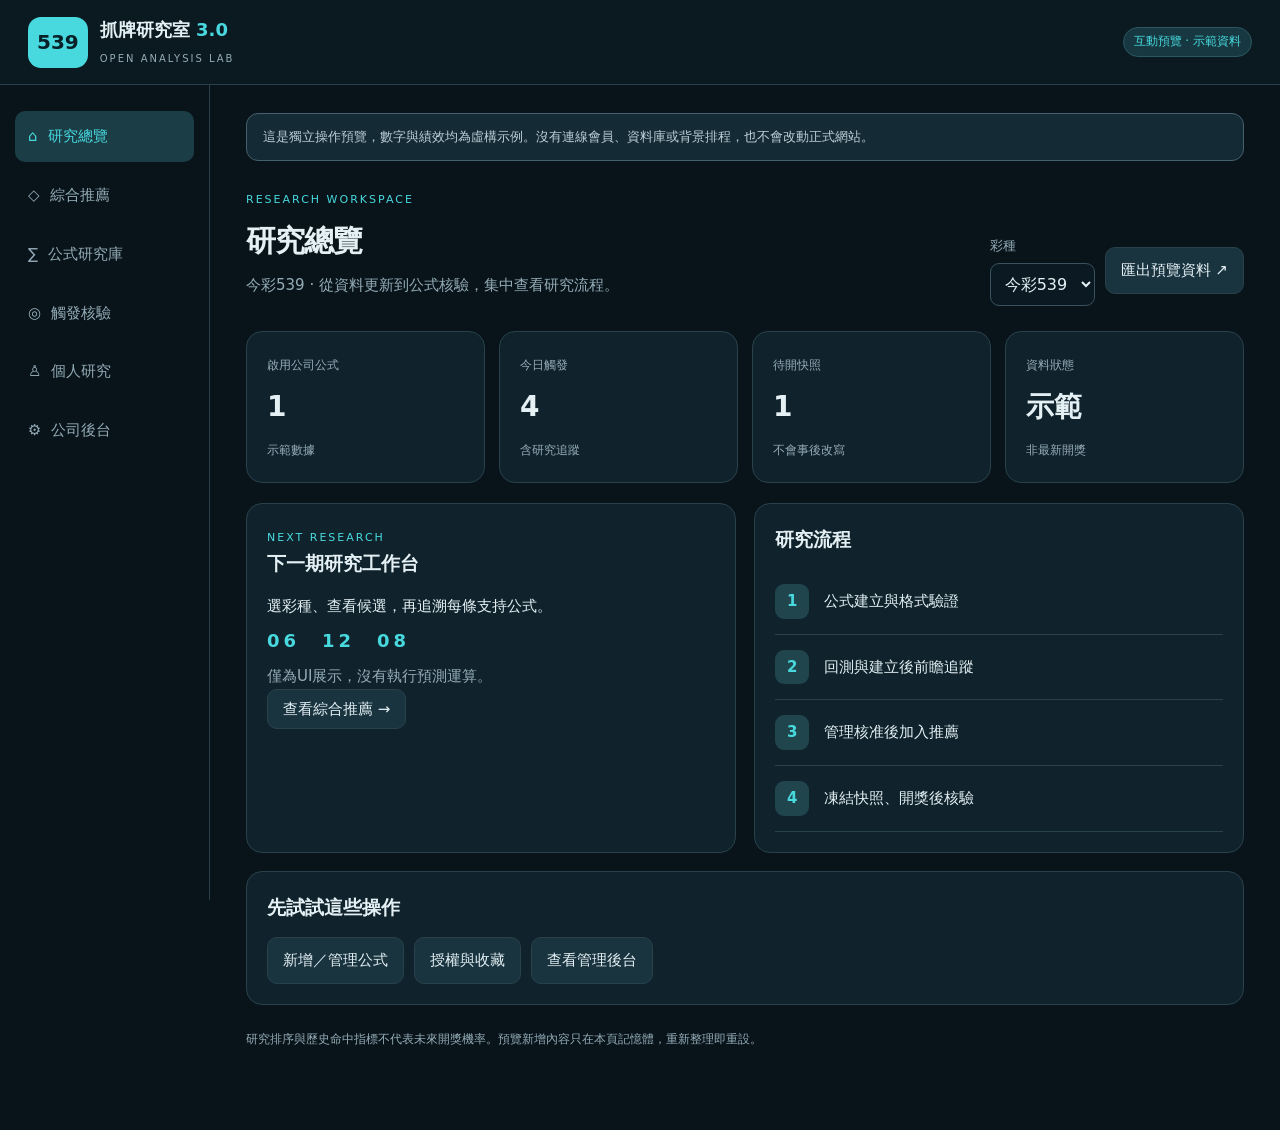
<file: preview-3.html>
<!doctype html>
<html lang="zh-Hant"><head><meta charset="utf-8"><meta name="viewport" content="width=device-width,initial-scale=1,viewport-fit=cover"><meta name="theme-color" content="#0b171d"><title>抓牌研究室 3.0｜操作預覽</title><style>
/* 深色與青色設計，桌面側欄、iPhone底部導覽共用相同功能 */
:root{color-scheme:dark;--bg:#09141a;--panel:#10232c;--border:#29414b;--text:#e4f0f4;--muted:#94acb7;--cyan:#48d9df}*{box-sizing:border-box}body{margin:0;background:var(--bg);color:var(--text);font:15px/1.65 system-ui,-apple-system,"Microsoft JhengHei",sans-serif}button,input,select{font:inherit}button,a,input,select{touch-action:manipulation}button{cursor:pointer}button,.button{border:1px solid var(--border);border-radius:10px;background:#19343f;color:var(--text);padding:10px 15px;text-decoration:none}button:hover{border-color:var(--cyan)}button:disabled{opacity:.4;cursor:not-allowed}button:focus-visible,a:focus-visible{outline:3px solid var(--cyan);outline-offset:3px}.primary{background:var(--cyan);color:#082129;font-weight:750;border-color:var(--cyan)}header{position:sticky;top:0;z-index:5;background:#0c1b22f5;border-bottom:1px solid var(--border);padding:15px 28px;display:flex;align-items:center;justify-content:space-between;gap:15px}.brand{display:flex;align-items:center;gap:12px}.logo{border-radius:13px;background:var(--cyan);color:#082129;font-weight:900;padding:9px;font-size:20px}.brand b{display:block;font-size:18px}.brand small{font-size:10px;letter-spacing:2px;color:var(--muted)}.badge{color:var(--cyan);background:#173840;border:1px solid #2b5860;border-radius:20px;padding:4px 10px;font-size:12px;white-space:nowrap}.shell{display:grid;grid-template-columns:210px 1fr;max-width:1500px;margin:auto}nav{padding:26px 15px;position:sticky;top:85px;height:calc(100dvh - 85px);border-right:1px solid var(--border)}nav a{display:block;text-decoration:none;color:var(--muted);padding:13px;margin-bottom:8px;border-radius:10px}nav a.active{background:#1b3d46;color:var(--cyan)}nav span{margin-right:10px}main{padding:28px 36px 80px;min-width:0}.notice{border:1px solid #45616d;background:#142a34;padding:12px 16px;border-radius:12px;color:#bdcfd7;font-size:13px}.eyebrow{color:var(--cyan);font-size:11px;letter-spacing:2px}h1{font-size:30px;margin:5px 0 8px;letter-spacing:-1px}h2{font-size:19px;margin:0 0 14px}h3{font-size:16px;margin:0 0 8px}p{margin:8px 0}.muted,small{color:var(--muted)}.heading{display:flex;align-items:end;justify-content:space-between;gap:15px;margin:25px 0}.toolbar{display:flex;flex-wrap:wrap;gap:10px;align-items:center}select,input{background:#0b1a22;color:var(--text);border:1px solid #39525d;border-radius:9px;padding:10px;min-width:0;font-size:16px}label{display:grid;gap:6px;color:var(--muted);font-size:13px}.stats{display:grid;grid-template-columns:repeat(4,1fr);gap:14px;margin:20px 0}.stat,.panel,.card{background:var(--panel);border:1px solid var(--border);border-radius:16px;padding:20px}.stat strong{display:block;font-size:28px;margin:7px 0;color:var(--text)}.stat small{font-size:12px}.grid{display:grid;grid-template-columns:repeat(4,1fr);gap:14px}.twocol{display:grid;grid-template-columns:1fr 1fr;gap:18px}.panel{margin-bottom:18px}.card .ball{display:grid;place-items:center;width:65px;height:65px;border-radius:50%;background:var(--cyan);color:#06242b;font-size:32px;font-weight:850;margin:18px 0}.card .topline{display:flex;justify-content:space-between;color:var(--muted);font-size:12px}.card button{width:100%;margin-top:16px}.metric{font-size:25px;color:var(--cyan);font-weight:750}.tablewrap{overflow-x:auto}table{width:100%;border-collapse:collapse;white-space:nowrap}td,th{text-align:left;padding:13px 10px;border-bottom:1px solid var(--border);font-size:13px}th{color:var(--muted);font-weight:500}.numbers{font-size:18px;letter-spacing:4px;color:var(--cyan);font-weight:750}.tag{display:inline-block;padding:3px 8px;border-radius:6px;background:#24404a;color:#bbd9e1;font-size:12px}.good{color:#72dfb3}.warn{color:#f0c67d}.form{display:grid;grid-template-columns:1fr 1fr;gap:15px}.form .full{grid-column:1/-1}.check{display:flex;align-items:flex-start;gap:10px;color:var(--text);font-size:14px}.check input{margin-top:6px;accent-color:var(--cyan)}.step{display:flex;align-items:center;gap:15px;padding:15px 0;border-bottom:1px solid var(--border)}.step b{background:#21454d;color:var(--cyan);border-radius:9px;padding:5px 12px}.empty{border:1px dashed var(--border);border-radius:12px;padding:25px;text-align:center;color:var(--muted)}dialog{background:var(--panel);color:var(--text);border:1px solid #47616a;border-radius:18px;padding:0;width:min(680px,94vw);max-height:85dvh}dialog::backdrop{background:#030c12c9;backdrop-filter:blur(5px)}.dialoghead{position:sticky;top:0;background:var(--panel);display:flex;align-items:center;justify-content:space-between;border-bottom:1px solid var(--border);padding:16px 20px;z-index:1}.dialogbody{padding:20px;overflow-y:auto;max-height:65dvh}.dialogfoot{padding:14px 20px;border-top:1px solid var(--border)}details{border:1px solid var(--border);border-radius:10px;padding:14px;margin:12px 0}summary{cursor:pointer}#toast{position:fixed;bottom:100px;left:50%;transform:translateX(-50%);background:#d9f7f6;color:#10242c;border-radius:10px;padding:12px 20px;z-index:20;display:none;max-width:90vw}.pillrow{display:flex;flex-wrap:wrap;gap:8px;margin:15px 0}.smalltext{font-size:12px}.subnav{display:flex;gap:8px;overflow:auto;margin:15px 0}.subnav button{white-space:nowrap}.subnav .selected{background:#24606a;color:white}footer{color:var(--muted);font-size:12px;margin-top:25px}.wide{grid-column:1/-1}@media(max-width:1100px){.grid{grid-template-columns:repeat(2,1fr)}.shell{grid-template-columns:180px 1fr}main{padding:22px}}@media(max-width:700px){header{padding:12px 16px}.brand b{font-size:16px}.brand small{font-size:8px}.logo{font-size:17px}.shell{display:block}main{padding:18px 16px 115px}nav{position:fixed;top:auto;bottom:0;left:0;right:0;z-index:6;height:auto;display:flex;justify-content:space-around;background:#0c2029f5;padding:7px 3px calc(7px + env(safe-area-inset-bottom));border:0;border-top:1px solid var(--border)}nav a{padding:7px 3px;margin:0;text-align:center;font-size:10px;flex:1}nav span{display:block;margin:0;font-size:20px}.stats{grid-template-columns:1fr 1fr;gap:10px}.stat{padding:14px}.twocol{grid-template-columns:1fr}.heading{display:block}h1{font-size:26px}.heading .toolbar{margin-top:15px}.card{padding:14px}.form{grid-template-columns:1fr}.form .full{grid-column:auto}dialog{max-height:88dvh}.dialogbody{max-height:62dvh}.hidephone{display:none}}
</style></head><body><header><div class="brand"><div class="logo">539</div><div><b>抓牌研究室 <span style="color:var(--cyan)">3.0</span></b><small>OPEN ANALYSIS LAB</small></div></div><span class="badge">互動預覽 · 示範資料</span></header><div class="shell"><nav aria-label="主要導覽"><a href="#overview"><span>⌂</span>研究總覽</a><a href="#rank"><span>◇</span>綜合推薦</a><a href="#library"><span>∑</span>公式研究庫</a><a href="#tracking"><span>◎</span>觸發核驗</a><a href="#personal"><span>♙</span>個人研究</a><a href="#admin"><span>⚙</span>公司後台</a></nav><main><div class="notice">這是獨立操作預覽，數字與績效均為虛構示例。沒有連線會員、資料庫或背景排程，也不會改動正式網站。</div><div class="heading"><div><span class="eyebrow">RESEARCH WORKSPACE</span><h1 id="title"></h1><p id="subtitle" class="muted"></p></div><div class="toolbar"><label>彩種<select id="game"><option value="539">今彩539</option><option value="daily">天天樂</option><option value="mark6">六合彩</option></select></label><button id="export">匯出預覽資料 ↗</button></div></div><section id="content"></section><footer>研究排序與歷史命中指標不代表未來開獎機率。預覽新增內容只在本頁記憶體，重新整理即重設。</footer></main></div><dialog id="modal"><div class="dialoghead"><h2 id="modalTitle" style="margin:0"></h2><button id="close" aria-label="關閉視窗">✕</button></div><div id="modalBody" class="dialogbody"></div><div class="dialogfoot"><button id="back" style="width:100%">關閉 · 返回原頁</button></div></dialog><div id="toast" role="status"></div><script>
/* 全部為隔離的示範狀態；不讀取正式網站的localStorage、不呼叫任何API。 */
const $=id=>document.getElementById(id),esc=s=>String(s).replace(/[&<>"']/g,c=>({'&':'&amp;','<':'&lt;','>':'&gt;','"':'&quot;',"'":'&#39;'}[c]));
const state={game:'539',count:8,consent:true,registration:true,scan:false,libraryFilter:'all',adminTab:'overview',rules:[{id:'CMP-001',name:'雙碼同開 · 上7期順1加31',type:'雙碼定位',status:'正式推薦',formula:'13＋19 同開 → 上7期順1＋31 → 下2期',hits:'8 / 12',forward:'2 / 5'},{id:'CMP-002',name:'順5拖牌 · 11／14二中一',type:'二中一',status:'啟用研究觸發',formula:'順5開35 → 下3期 → 11／14',hits:'7 / 10',forward:'1 / 3'},{id:'CMP-003',name:'循環合數 · 翻轉支線',type:'循環翻轉',status:'待審核',formula:'準碼＋31 → 39循環 → 獨立翻轉',hits:'6 / 11',forward:'0 / 2'},{id:'CMP-004',name:'樓梯順位 · 合數26',type:'階梯分析',status:'待研究',formula:'往上4期 → 樓梯順位 → 循環合數26',hits:'尚未回測',forward:'尚無樣本'}],favorites:new Set()};
const names={'539':'今彩539',daily:'天天樂',mark6:'六合彩'},titles={overview:['研究總覽','從資料更新到公式核驗，集中查看研究流程。'],rank:['綜合推薦','依方法族整理支持證據，保留每一次推薦版本。'],library:['中央公式研究庫','公司公式版本、研究狀態與推薦參與權限。'],tracking:['自動觸發與核驗','先固定推薦，再等待目標期結果。'],personal:['個人研究中心','私人版路、收藏與研究授權設定。'],admin:['總大腦管理後台','管理研究流程與服務狀態；目前為角色操作示範。']};
const stat=(label,value,note)=>`<div class="stat"><small>${label}</small><strong>${value}</strong><small>${note}</small></div>`;
const gate=()=>state.consent?'':`<div class="notice warn">你已取消研究授權，依目前預覽設定，新增公式與綜合推薦已停用。可到「個人研究」調整。</div>`;
function toast(t){$('toast').textContent=t;$('toast').style.display='block';clearTimeout(window.toastTimer);window.toastTimer=setTimeout(()=>$('toast').style.display='none',3200)}
function modal(title,html){$('modalTitle').textContent=title;$('modalBody').innerHTML=html;$('modal').showModal()}function close(){if($('modal').open)$('modal').close()}$('close').onclick=close;$('back').onclick=close;$('modal').onclick=e=>{if(e.target===$('modal')){const r=$('modal').getBoundingClientRect();if(e.clientX<r.left||e.clientX>r.right||e.clientY<r.top||e.clientY>r.bottom)close()}};
function formula(n){modal(`號碼 ${String(n).padStart(2,'0')} 的推算公式`,`<p class="badge">示範快照 DEMO-001 · 非真實推薦</p><p>目標：2026/11/02（星期一）｜資料截止：2026/10/31</p><p class="muted">以下統計皆為介面示例，與實際開獎無關。</p>${state.rules.slice(0,3).map((r,i)=>`<details><summary>${esc(r.formula)} → ${n}</summary><p>版本 v1 · 來源：公司示範公式</p><p>歷史回測 ${r.hits}｜建立後前瞻 ${r.forward}</p><p>範例準碼 04＋31＝35；其他號碼卡僅展示版面，不代表本公式可推出該號。</p></details>`).join('')}<p>不同組型與公式分開核驗，不把歷史百分比當作未來機率。</p>`)}
function rank(){if(!state.consent)return gate();const nums=state.game==='mark6'?[6,12,23,34,41,49,18,32,8,11,15,22]:[6,12,8,31,34,4,13,32,17,19,23,35];return `<div class="panel"><div class="toolbar"><label>推薦顆數<select id="count">${[3,5,8,10,12].map(n=>`<option ${state.count===n?'selected':''}>${n}</option>`).join('')}</select></label><button class="primary" data-action="recommend">重新產生示範快照</button><span class="badge">目標 2026/11/02（星期一）</span></div><p class="muted smalltext">DEMO-001 · 截止10/31 · 非即時資料 · 不同彩種日期僅作畫面示例</p></div><div class="grid">${nums.slice(0,state.count).map((n,i)=>`<article class="card"><div class="topline"><span>第${i+1}名</span><span>${5-i%3}類示範支持</span></div><div class="ball">${String(n).padStart(2,'0')}</div><small>歷史研究指標（示例）</small><div class="metric">${(72-i*2.3).toFixed(1)}</div><small>前瞻命中另列，不合併成機率</small><button data-number="${n}">查看推算公式 ↗</button></article>`).join('')}</div>`}
function library(){const filtered=state.rules.filter(r=>state.libraryFilter==='all'||r.status===state.libraryFilter);return `${gate()}<div class="panel"><div class="toolbar"><select id="filter"><option value="all">全部狀態</option>${['正式推薦','啟用研究觸發','待審核','待研究','停用'].map(x=>`<option ${state.libraryFilter===x?'selected':''}>${x}</option>`).join('')}</select><button class="primary" data-action="add" ${state.consent?'':'disabled'}>＋ 新增公司公式</button><button data-action="import">批次匯入示範</button></div></div><div class="panel tablewrap"><table><thead><tr><th>公式／版本</th><th>研究狀態</th><th>回測 H/N</th><th>前瞻 H/N</th><th>操作</th></tr></thead><tbody>${filtered.map(r=>`<tr><td><b>${esc(r.name)}</b><br><small>${r.id} · v1 · ${r.type}</small></td><td><span class="tag">${r.status}</span></td><td>${r.hits}</td><td>${r.forward}</td><td><button data-rule="${r.id}">管理</button></td></tr>`).join('')}</tbody></table>${filtered.length?'':'<p class="empty">此狀態沒有公式。</p>'}</div>`}
function tracking(){return `<div class="stats">${stat('今日示範觸發',state.scan?6:4,'僅模擬流程')}${stat('待開候選',3,'已固定示範版本')}${stat('等待來源',1,'缺落球順序暫停')}${stat('核驗完成',2,'回測與前瞻分開')}</div><div class="panel"><div class="toolbar"><h2 style="flex:1;margin:0">觸發工作台</h2><button data-action="scan">模擬新一期掃描</button></div><div class="tablewrap"><table><thead><tr><th>目標／來源</th><th>候選</th><th>狀態</th><th>紀錄</th></tr></thead><tbody><tr><td>11/02 · DEMO-001<br><small>截止10/31</small></td><td class="numbers">06 12 08</td><td class="warn">待開（示例）</td><td><button data-action="snapshot">查看快照</button></td></tr><tr><td>歷史示範 DEMO-000</td><td class="numbers">11 14</td><td class="good">二中一 · 命中示例</td><td><button data-action="verify">查看核驗</button></td></tr><tr><td>落球公式 CMP-003</td><td>—</td><td>等待球序來源</td><td>不以順球替代</td></tr></tbody></table></div></div><div class="panel"><h2>核驗原則</h2><p>原始快照保持不變，開獎結果另新增核驗紀錄。資料修正再追加版本。</p><p class="muted">此頁按鈕只示範狀態，不執行背景工作，也不取得最新開獎。</p></div>`}
function personal(){return `<div class="twocol"><div class="panel"><h2>示範會員</h2><p>研究者 DEMO · beta_free</p><p class="muted">不需要信用卡。此預覽沒有真實註冊、登入及跨裝置同步，請勿輸入帳號或密碼。</p><div class="pillrow"><span class="badge">免費試營運</span><span class="tag">收藏 ${state.favorites.size} 筆</span></div><button data-action="add" ${state.consent?'':'disabled'}>＋ 新增個人公式</button></div><div class="panel"><h2>研究授權與功能使用</h2><label class="check"><input type="checkbox" id="consent" ${state.consent?'checked':''}><span>同意將指定公式版本提供平台內部研究使用。<br><small>依本次要求預設勾選；取消後無法新增公式及查看綜合推薦。此設定只在預覽記憶體生效。</small></span></label><p class="muted smalltext">研究使用不等於所有權轉讓。正式版需要條款、精確版本授權及撤回紀錄；此頁不建立法律授權或傳送公式。</p></div></div><div class="panel"><h2>個人收藏</h2>${state.favorites.size?[...state.favorites].map(id=>`<p>${esc(state.rules.find(r=>r.id===id)?.name||id)} <button data-favorite="${id}">移除收藏</button></p>`).join(''):'<p class="empty">尚未收藏。到「公式研究庫 → 管理」試試收藏功能。</p>'}</div>`}
function admin(){return `<div class="notice">角色示範：super_admin。這不是實際管理權限，正式環境必須由後端驗證。</div><div class="subnav">${[['overview','營運總覽'],['settings','會員與開關'],['jobs','排程監控'],['consents','授權研究'],['payments','訂閱預留']].map(([k,v])=>`<button class="${state.adminTab===k?'selected':''}" data-tab="${k}">${v}</button>`).join('')}</div>${state.adminTab==='overview'?`<div class="stats">${stat('公司公式',state.rules.length,'含待研究版本')}${stat('正式推薦',state.rules.filter(r=>r.status==='正式推薦').length,'示範狀態')}${stat('研究待審',1,'尚未接資料庫')}${stat('同步狀態','預覽','不會自動更新')}</div><div class="panel"><h2>管理工作捷徑</h2><div class="toolbar"><a class="button" href="#library">公司版路管理 →</a><a class="button" href="#tracking">推薦與核驗 →</a><button data-action="import">公式批次匯入</button></div></div>`:state.adminTab==='settings'?`<div class="panel"><h2>免費試營運設定</h2><label class="check"><input id="registration" type="checkbox" ${state.registration?'checked':''}>開放會員註冊（示範）</label><p>預設方案：beta_free</p><p>註冊狀態：${state.registration?'開放':'關閉'}</p><p class="muted">邀請碼、額度、管理角色需後端實作；此處不變更真實會員。</p></div>`:state.adminTab==='jobs'?`<div class="panel"><h2>排程尚未連線</h2><p class="empty">正式雲端排程未部署。此預覽沒有執行中的worker。</p><button data-action="scan">測試一次模擬工作</button></div>`:state.adminTab==='consents'?`<div class="panel"><h2>會員授權研究庫</h2><p>尚無真實授權資料。</p><p class="muted">指定版本授權 → 去重 → 研究回測 → 前瞻追蹤 → 管理核准。撤回時停止後續授權研究；多來源各自追溯。</p></div>`:`<div class="panel"><h2>付款功能保持關閉</h2><span class="badge">payment_enabled = false</span><p>目前：免費 beta_free</p><p class="muted">未來預留：週 NT$300／7天、月 NT$1,000／30天。此頁無付款、無續訂、無信用卡輸入。</p></div>`}`}
function overview(){return `<div class="stats">${stat('啟用公司公式',1,'示範數據')}${stat('今日觸發',4,'含研究追蹤')}${stat('待開快照',1,'不會事後改寫')}${stat('資料狀態','示範','非最新開獎')}</div><div class="twocol"><div class="panel"><span class="eyebrow">NEXT RESEARCH</span><h2>下一期研究工作台</h2><p>選彩種、查看候選，再追溯每條支持公式。</p><p class="numbers">06　12　08</p><p class="muted">僅為UI展示，沒有執行預測運算。</p><a href="#rank" class="button">查看綜合推薦 →</a></div><div class="panel"><h2>研究流程</h2>${['公式建立與格式驗證','回測與建立後前瞻追蹤','管理核准後加入推薦','凍結快照、開獎後核驗'].map((s,i)=>`<div class="step"><b>${i+1}</b><span>${s}</span></div>`).join('')}</div></div><div class="panel"><h2>先試試這些操作</h2><div class="toolbar"><a class="button" href="#library">新增／管理公式</a><a class="button" href="#personal">授權與收藏</a><a class="button" href="#admin">查看管理後台</a></div></div>`}
function render(){const page=location.hash.slice(1)||'overview',key=titles[page]?page:'overview';$('title').textContent=titles[key][0];$('subtitle').textContent=names[state.game]+' · '+titles[key][1];document.querySelectorAll('nav a').forEach(a=>a.classList.toggle('active',a.hash==='#'+key));$('content').innerHTML=({overview,rank,library,tracking,personal,admin}[key])();if($('count'))$('count').onchange=e=>{state.count=Number(e.target.value);render()};if($('filter'))$('filter').onchange=e=>{state.libraryFilter=e.target.value;render()};if($('consent'))$('consent').onchange=e=>{state.consent=e.target.checked;render();toast(state.consent?'預覽授權已勾選，功能恢復':'已停用新增公式與綜合推薦（預覽）')};if($('registration'))$('registration').onchange=e=>{state.registration=e.target.checked;render()};}
function add(){if(!state.consent)return toast('請先到個人研究調整授權設定');modal('新增公式 · 示範',`<form id="addForm" class="form"><label class="full">公式名稱<input name="name" required maxlength="60" placeholder="例如：順5開35，下3期二中一"></label><label>公式類型<select name="type"><option>單碼定位</option><option>雙碼定位</option><option>二中一</option><option>三中一</option><option>三中二</option><option>階梯分析</option></select></label><label>目標期距<input name="n" type="number" min="1" max="30" value="2" required></label><label>觸發號碼<input name="number" type="number" min="1" max="${state.game==='mark6'?49:39}" value="13" required></label><label>準期偏移<input name="offset" type="number" min="-30" max="30" value="-7" required></label><p class="full muted">此表單只新增一筆展示列，不執行運算、回測或上傳。儲存後一律為「待研究」，不會直接成為推薦。</p><button class="primary full" type="submit">新增展示公式</button></form>`);$('addForm').onsubmit=e=>{e.preventDefault();const f=new FormData(e.target),name=f.get('name').trim();if(!name)return;state.rules.push({id:'DEMO-'+String(state.rules.length+1).padStart(3,'0'),name,type:f.get('type'),status:'待研究',formula:`開${f.get('number')} · 準期${f.get('offset')} · 下${f.get('n')}期`,hits:'未回測',forward:'尚無樣本'});close();render();toast('已新增展示列；未執行研究或上傳')}}
document.addEventListener('click',e=>{const b=e.target.closest('button');if(!b)return;if(b.dataset.number)return formula(Number(b.dataset.number));if(b.dataset.tab){state.adminTab=b.dataset.tab;return render()}if(b.dataset.favorite){const id=b.dataset.favorite;state.favorites.has(id)?state.favorites.delete(id):state.favorites.add(id);close();render();return toast('已更新本頁示範收藏')}if(b.dataset.rule){const r=state.rules.find(x=>x.id===b.dataset.rule);return modal(r.name,`<p>${esc(r.formula)}</p><p>版本 v1 · 狀態 ${r.status}</p><p>歷史回測 ${r.hits}｜前瞻 ${r.forward}</p><p class="muted">正式啟用需要研究門檻及後端核准，此預覽不能直接升為正式推薦。</p><div class="toolbar"><button data-favorite="${r.id}">${state.favorites.has(r.id)?'移除收藏':'收藏公式'}</button><button data-pause="${r.id}">切換停用／待研究</button></div>`)}if(b.dataset.pause){const r=state.rules.find(x=>x.id===b.dataset.pause);r.status=r.status==='停用'?'待研究':'停用';close();render();return toast('已修改展示狀態，沒有變更正式公式')}switch(b.dataset.action){case'add':return add();case'recommend':return toast('已重繪示範榜單；未計算真實推薦');case'scan':state.scan=true;render();return toast('模擬掃描完成；沒有抓取開獎或啟動worker');case'snapshot':return modal('推薦快照 DEMO-001','<p>建立時間：2026/11/01 10:00（虛構示例）</p><p>來源截止：2026/10/31 · 目標：2026/11/02</p><p>候選：06／12／08 · 公式：CMP-001 v1</p><p>引擎：preview-only · 資料版本：demo</p><p class="muted">正式版將在伺服器固定快照；本預覽不產生可核驗的正式證據。</p>');case'verify':return modal('核驗示例','<p>候選組：11／14（二中一）</p><p>示範實開：02／11／20／31／35</p><p class="good">命中11 → 二中一成立（虛構示例）</p><p>原推薦不變，核驗另列。此結果未使用真實歷史資料。</p>');case'import':return modal('批次匯入 · 格式預覽','<p>正式版將支援JSON、CSV、Excel，先驗證再進待研究。</p><pre style="white-space:pre-wrap">名稱,彩種,定位號碼,N期,準期偏移\n範例公式,539,13,2,-7</pre><p class="muted">此預覽不讀取檔案，避免把私人公式誤送往示範平台。實際批次匯入尚未實作。</p>')}});
$('game').onchange=e=>{state.game=e.target.value;render()};$('export').onclick=()=>{const data={previewOnly:true,notProductionBackup:true,game:state.game,rules:state.rules,favorites:[...state.favorites],consentDemo:state.consent};const url=URL.createObjectURL(new Blob([JSON.stringify(data,null,2)],{type:'application/json'}));const a=document.createElement('a');a.href=url;a.download='3.0操作預覽_非正式備份.json';a.click();setTimeout(()=>URL.revokeObjectURL(url),5000)};window.addEventListener('hashchange',()=>{close();render();window.scrollTo(0,0)});render();
</script></body></html>
</file>
